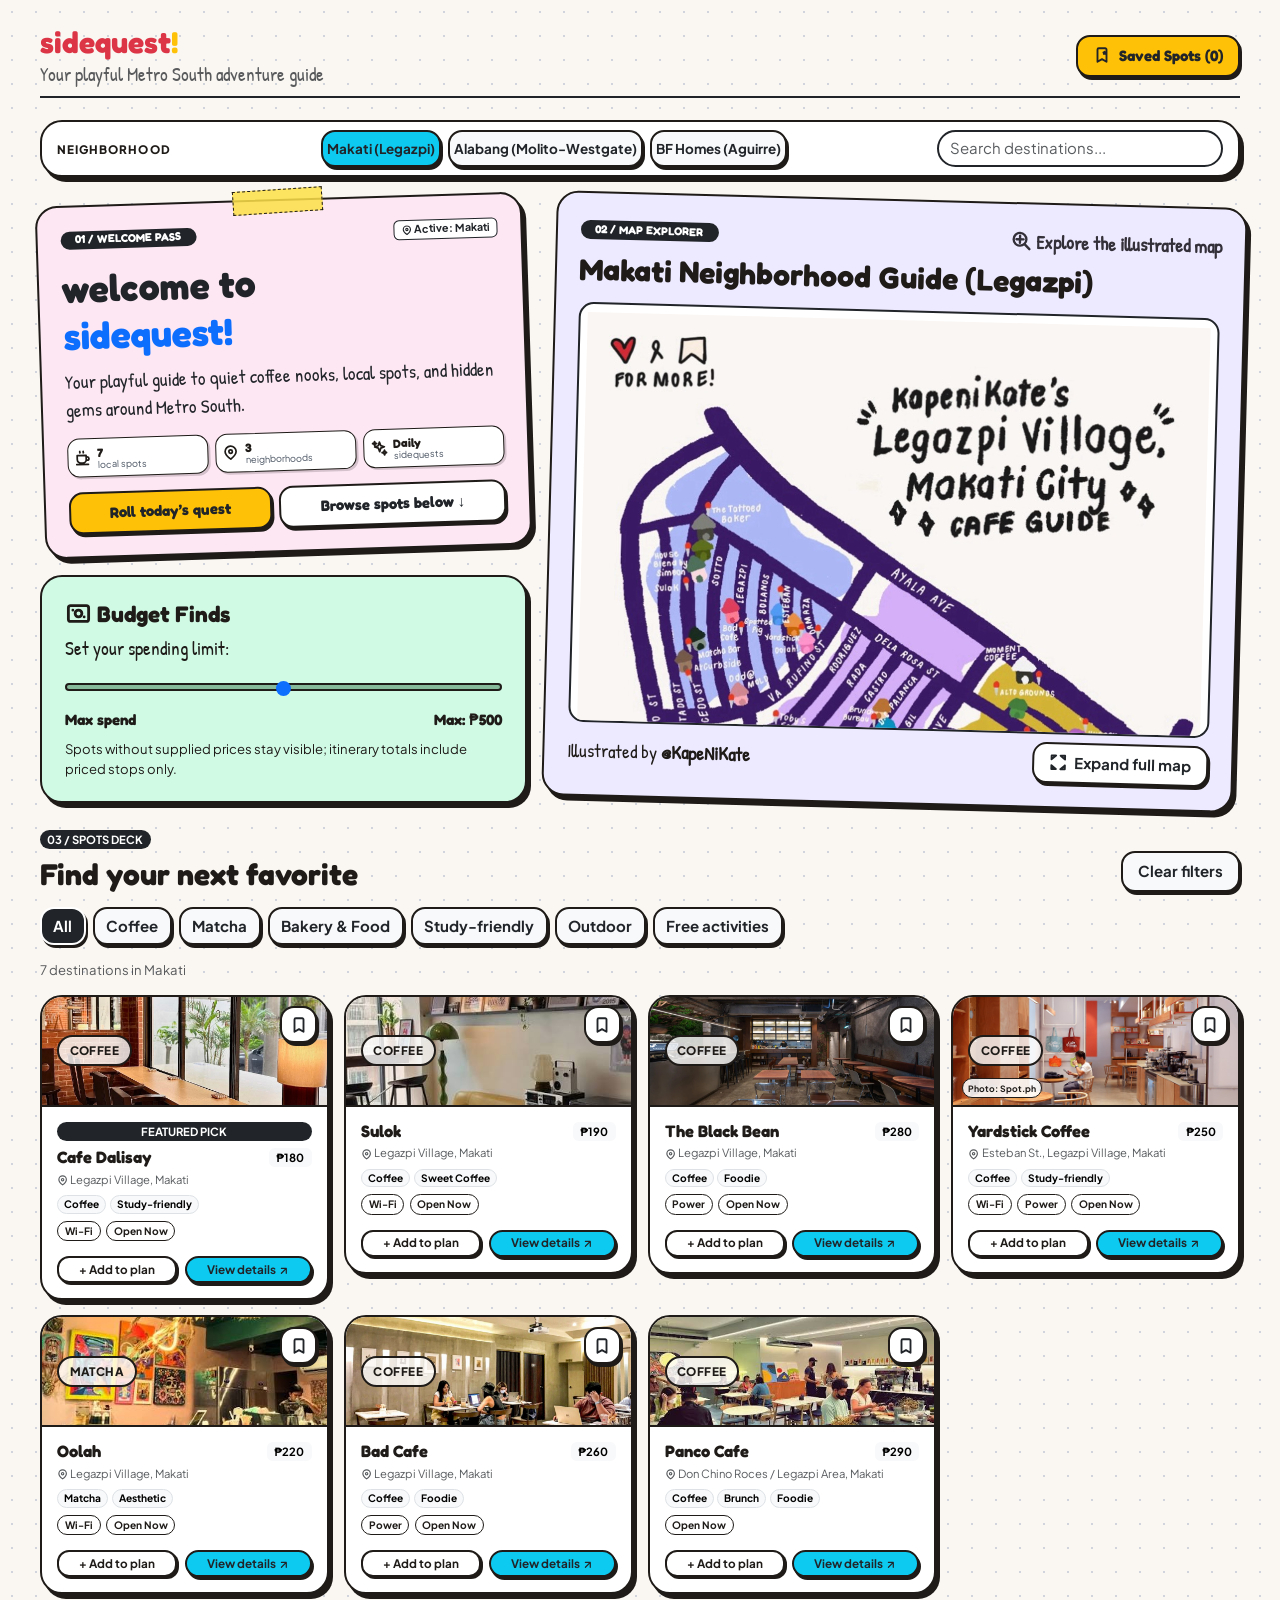
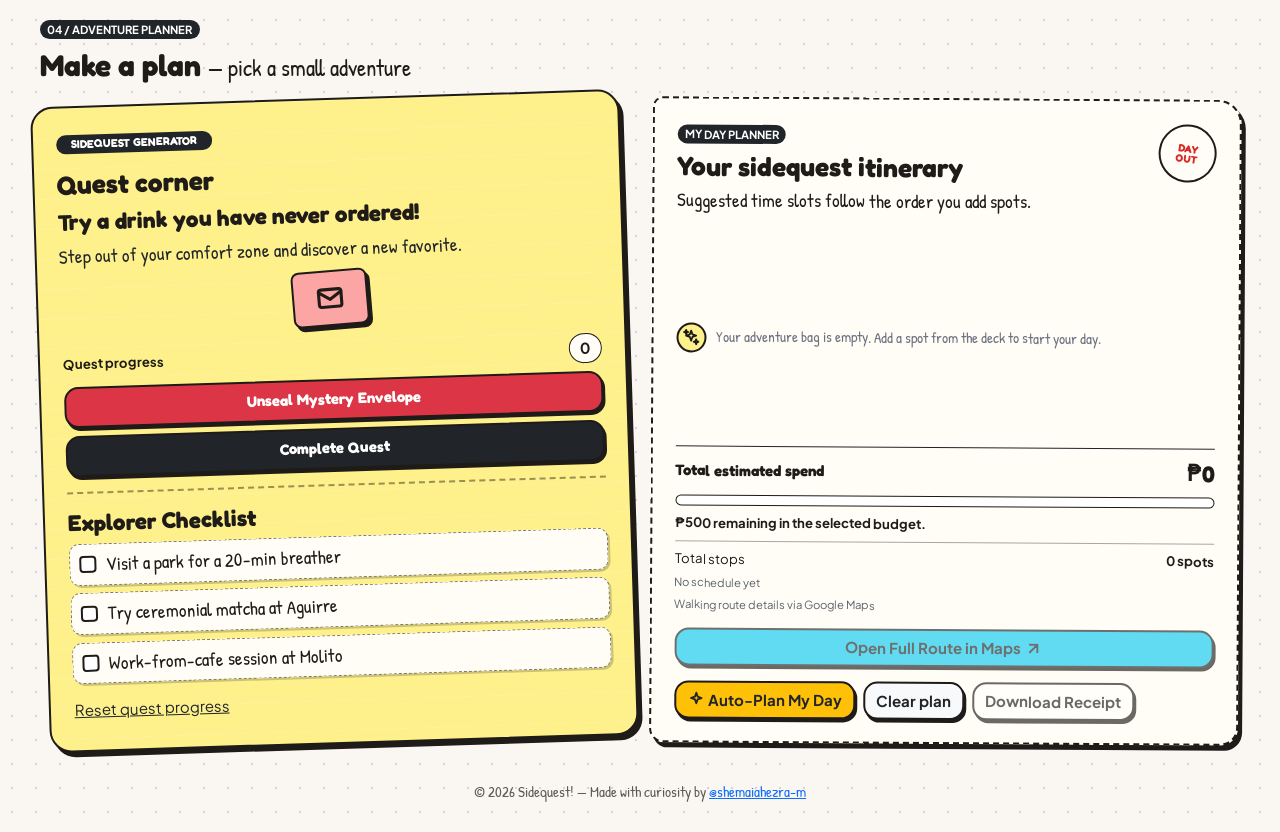
<file: 01-bento-layout/index.html>
<!DOCTYPE html>
<html lang="en">

<head>
  <meta charset="UTF-8" />
  <meta name="viewport" content="width=device-width, initial-scale=1.0" />
  <title>Sidequest! — Playful Bento Adventure Guide</title>
  <link rel="icon" type="image/svg+xml" href="favicon.svg" />

  <link href="https://cdn.jsdelivr.net/npm/bootstrap@5.3.2/dist/css/bootstrap.min.css" rel="stylesheet" />
  <link
    href="https://fonts.googleapis.com/css2?family=Fredoka:wght@400;600;700&family=Patrick+Hand&family=Plus+Jakarta+Sans:wght@500;700;800&display=swap"
    rel="stylesheet" />
  <link rel="stylesheet" href="style.css" />
</head>

<body>

  <div id="loadingOverlay" class="loading-overlay" role="status" aria-live="polite" aria-label="Loading Sidequest">
    <div class="loading-lockup text-center">
      <h1 class="loading-logo font-fredoka fw-bold text-danger m-0">
        sidequest<span class="loading-exclamation text-warning">!<span class="loading-exclamation-fill" aria-hidden="true">!</span></span>
      </h1>
      <p class="font-hand text-muted mt-2 mb-0">unsealing today’s adventure...</p>
    </div>
  </div>

  <div class="container-fluid dashboard-shell">

    <!-- HEADER -->
    <header
      class="dashboard-header d-flex flex-wrap justify-content-between align-items-center gap-2 mb-4 pb-2 border-bottom border-2 border-dark">
      <div>
        <h1 class="font-fredoka fw-bold text-danger m-0 fs-2">sidequest<span class="text-warning">!</span></h1>
        <p class="font-hand text-muted m-0 fs-5">Your playful Metro South adventure guide</p>
      </div>
      <button class="btn btn-bento bg-warning text-dark font-fredoka px-3 py-2" onclick="toggleSaved()"
        aria-controls="savedDrawer" aria-expanded="false">
        <svg class="ui-icon me-1" aria-hidden="true" viewBox="0 0 24 24">
          <path d="M6 4.75A1.75 1.75 0 0 1 7.75 3h8.5A1.75 1.75 0 0 1 18 4.75V21l-6-3.5L6 21z" />
          <path d="m15.5 7.5 .5 1 1.1.2-.8.8.2 1.1-1-.5-1 .5.2-1.1-.8-.8 1.1-.2z" />
        </svg> Saved Spots (<span id="saved-count">0</span>)
      </button>
    </header>

    <!-- LOCATION SELECTOR STRIP -->
    <div class="row g-4 mb-4">
      <div class="col-12">
        <div class="bento-card px-3 py-2 bg-white">
          <div class="row g-2 align-items-center">
            <div class="col-12 col-xl-auto"><span class="neighborhood-label">NEIGHBORHOOD</span></div>
            <div class="col-12 col-xl">
              <div class="neighborhood-options d-grid d-xl-flex justify-content-start justify-content-xl-center gap-2">
                <button id="btn-makati" class="btn btn-bento bg-info text-dark" aria-label="Makati (Legazpi)" aria-pressed="true"
                  onclick="switchLoc('makati')"><span class="d-xl-none">Makati</span><span class="d-none d-xl-inline">Makati (Legazpi)</span></button>
                <button id="btn-alabang" class="btn btn-bento bg-light" aria-label="Alabang (Molito-Westgate)" aria-pressed="false"
                  onclick="switchLoc('alabang')"><span class="d-xl-none">Alabang</span><span class="d-none d-xl-inline">Alabang (Molito-Westgate)</span></button>
                <button id="btn-bf" class="btn btn-bento bg-light" aria-label="BF Homes (Aguirre)" aria-pressed="false"
                  onclick="switchLoc('bf')"><span class="d-xl-none">BF Homes</span><span class="d-none d-xl-inline">BF Homes (Aguirre)</span></button>
              </div>
            </div>
            <div class="col-12 col-xl-3"><input id="searchInput" type="search"
                class="form-control rounded-pill border-2 border-dark" placeholder="Search destinations..."
                aria-label="Search destinations" /></div>
          </div>
        </div>
      </div>
    </div>

  </div>
  <main class="container-fluid dashboard-shell">
    <!-- FEATURE ROW -->
    <div class="row g-4 mb-4">
      <aside class="col-12 col-lg-5">
        <div class="row g-4">
          <div class="col-12">
            <section class="bento-card p-4 h-100 tilt-left" style="background-color: var(--pink-pastel);"
              aria-labelledby="discoverHeading">
              <div class="tape-accent"></div>
              <div class="d-flex justify-content-between align-items-center gap-2 mb-3">
                <span class="badge bg-dark text-white rounded-pill px-3 py-1 font-fredoka">01 / WELCOME PASS</span>
                <span class="badge bg-white text-dark border border-dark active-neighborhood-badge"><svg class="ui-icon ui-icon-small" aria-hidden="true" viewBox="0 0 24 24"><path d="M20 10c0 5-8 11-8 11S4 15 4 10a8 8 0 1 1 16 0Z"/><circle cx="12" cy="10" r="2.5"/></svg> Active: <span id="activeNeighborhoodLabel">Makati</span></span>
              </div>
              <h2 id="discoverHeading" class="font-fredoka fw-bold fs-1 lh-sm text-dark mb-2">welcome to <br><span class="text-primary">sidequest!</span></h2>
              <p class="font-hand fs-5 mb-3 text-dark">Your playful guide to quiet coffee nooks, local spots, and hidden gems around Metro South.</p>
              <div class="hero-pass-stats mb-3">
                <div class="hero-pass-stat"><svg class="ui-icon" aria-hidden="true" viewBox="0 0 24 24"><path d="M4 9h13v6a5 5 0 0 1-5 5H9a5 5 0 0 1-5-5zM17 11h1.5a2.5 2.5 0 0 1 0 5H17M3 22h17M8 3c-1 1 1 1 0 2m5-2c-1 1 1 1 0 2"/></svg><span><strong id="activeSpotCount">7</strong><small>local spots</small></span></div>
                <div class="hero-pass-stat"><svg class="ui-icon" aria-hidden="true" viewBox="0 0 24 24"><path d="M20 10c0 5-8 11-8 11S4 15 4 10a8 8 0 1 1 16 0Z"/><circle cx="12" cy="10" r="2.5"/></svg><span><strong>3</strong><small>neighborhoods</small></span></div>
                <div class="hero-pass-stat"><svg class="ui-icon" aria-hidden="true" viewBox="0 0 24 24"><path d="m12 3 1.8 5.2L19 10l-5.2 1.8L12 17l-1.8-5.2L5 10l5.2-1.8L12 3ZM19 15l1 2.5 2.5 1-2.5 1L19 22l-1-2.5-2.5-1 2.5-1L19 15ZM5 2l.8 2.2L8 5l-2.2.8L5 8l-.8-2.2L2 5l2.2-.8L5 2Z"/></svg><span><strong>Daily</strong><small>sidequests</small></span></div>
              </div>
              <div class="d-flex gap-2 flex-wrap">
                <button class="btn btn-bento bg-warning text-dark flex-fill py-2 font-fredoka" type="button" onclick="rollAndShowQuest()">Roll today’s quest</button>
                <button class="btn btn-bento bg-white text-dark flex-fill py-2 font-fredoka" type="button" onclick="scrollToDeck()">Browse spots below <span aria-hidden="true">↓</span></button>
              </div>
            </section>
          </div>
          <div class="col-12">
            <section class="bento-card p-4 h-100" style="background-color: var(--sage-pastel);"
              aria-labelledby="budgetHeading">
              <h2 id="budgetHeading" class="font-fredoka fw-bold fs-4 mb-2"><svg class="ui-icon" aria-hidden="true"
                  viewBox="0 0 24 24">
                  <rect x="3" y="5" width="18" height="14" rx="2" />
                  <circle cx="12" cy="12" r="3" />
                  <path d="M7 9h.01M17 15h.01" />
                </svg> Budget Finds</h2>
              <p class="font-hand fs-5 mb-3">Set your spending limit:</p>
              <input id="budgetRange" type="range" class="form-range" min="0" max="1000" step="50" value="500"
                aria-label="Maximum estimated spending">
              <div class="d-flex justify-content-between font-fredoka fw-bold mt-2"><span>Max spend</span><span
                  class="budget-value">Max: ₱<span id="budgetValue">500</span></span></div>
              <p class="small mb-0 mt-2">Spots without supplied prices stay visible; itinerary totals include priced
                stops only.</p>
            </section>
          </div>
        </div>
      </aside>

      <div class="col-12 col-lg-7">
        <section class="bento-card map-anchor p-4 h-100 tilt-right" style="background-color: var(--lavender-pastel);"
          aria-labelledby="locTitle">
          <div class="d-flex justify-content-between align-items-center flex-wrap gap-2 mb-2">
            <span class="badge bg-dark text-white rounded-pill px-3 py-1 font-fredoka">02 / MAP EXPLORER</span>
            <small class="map-hint font-hand fs-5"><svg class="ui-icon" aria-hidden="true" viewBox="0 0 24 24">
                <circle cx="10.8" cy="10.8" r="6.8" />
                <path d="m16 16 5 5M10.8 7v7.6M7 10.8h7.6" />
              </svg> Explore the illustrated map</small>
          </div>
          <h2 id="locTitle" class="font-fredoka fw-bold mb-3">Makati Neighborhood Guide</h2>
          <div class="map-preview bg-white rounded-4 border border-2 border-dark p-2 text-center"><img
              id="neighborhoodMap" class="neighborhood-map" src="Assets/Map-Legazpi.jpg"
              alt="Illustrated Cafe Guide Map for Legazpi Village by KapeNiKate"></div>
          <div class="d-flex justify-content-between align-items-center gap-2 flex-wrap mt-2">
            <small class="font-hand fs-5">Illustrated by <strong>@KapeNiKate</strong></small>
            <button class="btn btn-bento bg-white px-3 py-2" type="button" onclick="openMap()"><svg class="ui-icon me-1"
                aria-hidden="true" viewBox="0 0 24 24">
                <path d="M8 3H3v5M16 3h5v5M3 16v5h5m13-5v5h-5M3 8l6-5m12 5-6-5M3 16l6 5m12-5-6 5" />
              </svg> Expand full map</button>
          </div>
        </section>
      </div>
    </div>

    <section id="spotsDeck" class="destination-section mb-4" aria-labelledby="destinationsHeading">
      <div class="d-flex justify-content-between align-items-end flex-wrap gap-3 mb-3">
        <div><span class="badge bg-dark rounded-pill mb-2">03 / SPOTS DECK</span>
          <h2 id="destinationsHeading" class="font-fredoka fw-bold m-0">Find your next favorite</h2>
        </div>
        <button id="clearFilters" class="btn btn-bento bg-light px-3 py-2" type="button">Clear filters</button>
      </div>
      <div id="categoryFilters" class="d-flex gap-2 flex-wrap mb-3" role="group"
        aria-label="Filter destinations by category"></div>
      <p id="resultSummary" class="text-muted small mb-3" aria-live="polite"></p>
      <div id="destinationList" class="row g-2 g-md-3"></div>
      <div id="emptyState" class="text-center py-4 d-none">
        <div class="empty-icon"><svg class="ui-icon" aria-hidden="true" viewBox="0 0 24 24">
            <circle cx="12" cy="12" r="9" />
            <path d="m15.5 8.5-2 5-5 2 2-5z" />
          </svg></div>
        <h3 class="font-fredoka">No quests found!</h3>
        <p>Try another budget or clear your filters.</p><button class="btn btn-bento bg-warning px-3 py-2"
          onclick="clearFilters()">Clear filters</button>
      </div>
    </section>

    <section class="mb-4" aria-labelledby="toolsHeading">
      <div class="mb-3"><span class="badge bg-dark rounded-pill mb-2">04 / ADVENTURE PLANNER</span>
        <h2 id="toolsHeading" class="font-fredoka fw-bold mb-0">Make a plan <span class="font-hand fs-4 fw-normal">—
            pick a small adventure</span></h2>
      </div>
      <div class="row g-4">
        <div class="col-12 col-md-6">
          <section id="questCard" class="bento-card p-3 p-md-4 h-100 tilt-left quest-card planner-journal"
            style="background-color: var(--yellow-pastel);" aria-labelledby="questHeading">
            <span class="badge bg-dark text-white rounded-pill px-3 py-1 font-fredoka mb-2">SIDEQUEST GENERATOR</span>
            <h3 id="questHeading" class="font-fredoka fw-bold mt-2">Quest corner</h3>
            <h4 id="featuredQuest" class="font-fredoka fw-bold">Try a drink you have never ordered!</h4>
            <p id="questDescription" class="font-hand fs-5 text-dark mb-2">Step out of your comfort zone and discover a
              new favorite.</p>
            <div id="mysteryEnvelope" class="mystery-envelope mb-3" aria-hidden="true"><svg class="ui-icon"
                viewBox="0 0 24 24">
                <rect x="3" y="5" width="18" height="14" rx="2" />
                <path d="m3 7 9 6 9-6" />
              </svg></div>
            <p id="surpriseResult" class="font-hand fs-5 mt-2 mb-2" aria-live="polite"></p>
            <div class="d-flex justify-content-between align-items-center mb-2"><span class="small fw-bold">Quest
                progress</span><strong class="quest-count"><span id="questProgress">0</span></strong></div>
            <div class="d-grid gap-2 mb-3">
              <button class="btn btn-bento bg-danger text-white py-2 font-fredoka envelope-button"
                onclick="rollQuest()">Unseal Mystery Envelope</button>
              <button id="completeQuestBtn" class="btn btn-bento bg-dark text-white py-2 font-fredoka"
                onclick="completeQuest()">Complete Quest</button>
            </div>
            <div class="checklist-divider"></div>
            <h3 class="font-fredoka fw-bold fs-4 mt-3 mb-2">Explorer Checklist</h3>
            <ul id="explorerChecklist" class="checklist-list list-unstyled font-hand fs-5 m-0">
              <li class="checklist-item"><input id="check-park" data-checklist-key="park" type="checkbox" /><label
                  for="check-park"><span>Visit a park for a 20-min breather</span></label></li>
              <li class="checklist-item"><input id="check-matcha" data-checklist-key="matcha" type="checkbox" /><label
                  for="check-matcha"><span>Try ceremonial matcha at Aguirre</span></label></li>
              <li class="checklist-item"><input id="check-cafe" data-checklist-key="cafe" type="checkbox" /><label
                  for="check-cafe"><span>Work-from-cafe session at Molito</span></label></li>
            </ul>
            <button class="btn btn-link text-dark px-0 mt-2" onclick="resetQuests()">Reset quest progress</button>
          </section>
        </div>
        <div class="col-12 col-md-6">
          <section id="itineraryCard" class="itinerary-card bento-card p-3 p-md-4 h-100"
            aria-labelledby="itineraryHeading">
            <div class="d-flex justify-content-between align-items-start gap-2">
              <div><span class="badge bg-dark rounded-pill mb-2">MY DAY PLANNER</span>
                <h3 id="itineraryHeading" class="font-fredoka fw-bold mb-1">Your sidequest itinerary</h3>
                <p class="font-hand fs-5 mb-0">Suggested time slots follow the order you add spots.</p>
              </div>
              <span class="receipt-stamp" aria-hidden="true">DAY<br>OUT</span>
            </div>
            <ul id="itineraryList" class="itinerary-list list-unstyled my-3 mb-0"></ul>
            <div class="itinerary-summary border-top border-dark pt-2 mt-auto">
              <div class="budget-meter-copy d-flex justify-content-between align-items-center gap-2"><span
                  class="font-fredoka fw-bold">Total estimated spend</span><strong id="itineraryTotal"
                  class="font-fredoka fs-4">₱0</strong></div>
              <div class="progress itinerary-progress mt-2" role="progressbar"
                aria-label="Itinerary spend compared with selected budget" aria-valuemin="0" aria-valuemax="100"
                aria-valuenow="0">
                <div id="itineraryBudgetFill" class="progress-bar bg-success" style="width: 0%"></div>
              </div>
              <p id="itineraryBudgetStatus" class="small fw-bold my-2" aria-live="polite">Spending within selected
                budget.</p>
              <div class="itinerary-route-summary d-flex justify-content-between align-items-center border-top pt-2">
                <span>Total stops</span><strong id="itineraryStops">0 spots</strong><span id="itineraryDuration"
                  class="route-provider-note">No schedule yet</span><span class="route-provider-note">Walking route
                  details via Google Maps</span></div>
              <div class="d-grid mt-3"><a id="itineraryRouteButton" class="btn btn-bento bg-info text-dark disabled"
                  href="#" target="_blank" rel="noopener" aria-disabled="true">Open Full Route in Maps <svg
                    class="ui-icon" aria-hidden="true" viewBox="0 0 24 24">
                    <path d="M7 17 17 7M7 7h10v10" />
                  </svg></a></div>
            </div>
            <div class="d-flex gap-2 flex-wrap mt-3"><button class="btn btn-bento bg-warning" type="button"
                onclick="autoPlanDay()"><svg class="ui-icon" aria-hidden="true" viewBox="0 0 24 24">
                  <path d="m12 3 1.8 5.2L19 10l-5.2 1.8L12 17l-1.8-5.2L5 10l5.2-1.8L12 3Z" />
                </svg> Auto-Plan My Day</button><button class="btn btn-bento bg-light" type="button"
                onclick="clearItinerary()">Clear plan</button><button id="downloadReceiptButton"
                class="btn btn-bento bg-white" type="button" onclick="downloadReceipt()" disabled>Download
                Receipt</button></div>
          </section>
        </div>
      </div>
    </section>
    <footer class="site-footer font-hand text-center" aria-label="Copyright notice">
      © 2026 Sidequest! — Made with curiosity by <a href="https://github.com/shemaiahezra-m" target="_blank" rel="noopener noreferrer">@shemaiahezra-m</a>
    </footer>
    <div id="savedDrawerBackdrop" class="saved-drawer-backdrop" onclick="toggleSaved(false)"></div>
    <aside id="savedDrawer" class="saved-drawer" aria-labelledby="savedHeading" aria-hidden="true">
      <div class="d-flex justify-content-between align-items-center gap-3 mb-3">
        <h2 id="savedHeading" class="font-fredoka fw-bold mb-0">Saved spots</h2><button class="btn btn-bento bg-white"
          type="button" onclick="toggleSaved(false)" aria-label="Close saved spots"><svg class="ui-icon"
            aria-hidden="true" viewBox="0 0 24 24">
            <path d="m6 6 12 12M18 6 6 18" />
          </svg></button>
      </div>
      <div id="savedList" class="saved-drawer-list"></div>
    </aside>
    <dialog id="detailsDialog" class="details-dialog" aria-labelledby="detailsTitle"></dialog>
    <dialog id="mapDialog" class="map-dialog" aria-labelledby="mapDialogTitle">
      <div class="map-dialog-header p-3 d-flex justify-content-between align-items-center gap-3 flex-wrap">
        <div>
          <h2 id="mapDialogTitle" class="font-fredoka fw-bold fs-4 mb-0">Neighborhood map</h2><small>Illustrated by
            @KapeNiKate</small>
        </div>
        <div class="d-flex align-items-center gap-2"><label for="mapZoom" class="small fw-bold">Zoom <span
              id="mapZoomValue">100%</span></label><input id="mapZoom" type="range" min="100" max="200" value="100"
            step="10" aria-label="Zoom map"><button class="btn btn-bento bg-white" type="button"
            onclick="document.getElementById('mapDialog').close()" aria-label="Close map"><svg class="ui-icon"
              aria-hidden="true" viewBox="0 0 24 24">
              <path d="m6 6 12 12M18 6 6 18" />
            </svg></button></div>
      </div>
      <div id="mapCanvas" class="map-canvas"><img id="largeMap" src="Assets/Map-Legazpi.jpg"
          alt="Illustrated Cafe Guide Map for Legazpi Village by KapeNiKate"></div>
    </dialog>
  </main>
  <script>
    const places = [
      { id: 'cafe-dalisay', name: 'Cafe Dalisay', loc: 'makati', area: 'Legazpi', address: 'Legazpi Village, Makati', price: 180, icon: 'coffee', color: '#FCE7F3', photo: 'Assets/Makati/M-Cafe Dalisay.jpg', tags: ['Coffee', 'Study-friendly'], amenities: ['Wi-Fi', 'Open Now'], description: 'Neighborhood coffee & cozy local nook' },
      { id: 'sulok', name: 'Sulok', loc: 'makati', area: 'Legazpi', address: 'Legazpi Village, Makati', price: 190, icon: 'coffee', color: '#FEF08A', photo: 'Assets/Makati/M-Sulok.jpeg', tags: ['Coffee', 'Sweet Coffee'], amenities: ['Wi-Fi', 'Open Now'], description: 'Sweet coffee & specialty brews' },
      { id: 'black-bean', name: 'The Black Bean', loc: 'makati', area: 'Legazpi', address: 'Legazpi Village, Makati', price: 280, icon: 'coffee', color: '#D1FAE5', photo: 'Assets/Makati/M-Black Bean.png', tags: ['Coffee', 'Foodie'], amenities: ['Power', 'Open Now'], description: 'Coffee and hearty cafe food' },
      { id: 'yardstick', name: 'Yardstick Coffee', loc: 'makati', area: 'Legazpi', address: 'Esteban St., Legazpi Village, Makati', price: 250, icon: 'coffee', color: '#FCE7F3', photo: 'Assets/Makati/M-Yardstick.jpg', photoCredit: 'Spot.ph', tags: ['Coffee', 'Study-friendly'], amenities: ['Wi-Fi', 'Power', 'Open Now'], description: 'Coffee exploration & iconic third-wave espresso' },
      { id: 'oolah', name: 'Oolah', loc: 'makati', area: 'Legazpi', address: 'Legazpi Village, Makati', price: 220, icon: 'leaf', color: '#E0F2FE', photo: 'Assets/Makati/M-Oolah.jpeg', tags: ['Matcha', 'Aesthetic'], amenities: ['Wi-Fi', 'Open Now'], description: 'Ceremonial matcha & aesthetic drinks' },
      { id: 'bad-cafe', name: 'Bad Cafe', loc: 'makati', area: 'Legazpi', address: 'Legazpi Village, Makati', price: 260, icon: 'coffee', color: '#FCE7F3', photo: 'Assets/Makati/M-Bad Cafe.jpg', tags: ['Coffee', 'Foodie'], amenities: ['Power', 'Open Now'], description: 'Coffee, Japanese-inspired comfort food & baked goods' },
      { id: 'panco-cafe', name: 'Panco Cafe', loc: 'makati', area: 'Legazpi', address: 'Don Chino Roces / Legazpi Area, Makati', price: 290, icon: 'coffee', color: '#FEF08A', photo: 'Assets/Makati/M-Panco Cafe.jpeg', tags: ['Coffee', 'Brunch', 'Foodie'], amenities: ['Open Now'], description: 'Melbourne-meets-Pinoy brunch & café food' },
      { id: 'brunch-bureau', name: 'Brunch Bureau', loc: 'alabang', area: 'Molito', address: null, price: null, icon: 'coffee', color: '#FCE7F3', photo: 'Assets/Alabang/A-Brunch Bureau.jpg', tags: ['Brunch & Bites'], amenities: [], description: 'Brunch date' },
      { id: 'exchange-alley', name: 'Exchange Alley Coffee House', loc: 'alabang', area: 'Molito', address: null, price: null, icon: 'coffee', color: '#FEF08A', photo: 'Assets/Alabang/A-Exchange Alley Coffee House.jpg', tags: ['Coffee Run'], amenities: [], description: 'Specialty coffee' },
      { id: 'bungalow-cafe', name: 'Bungalow Café & Bakery', loc: 'alabang', area: 'Molito', address: null, price: null, icon: 'coffee', color: '#D1FAE5', photo: 'Assets/Alabang/A-Bungalow Café & Bakery.webp', tags: ['Café & Bakery'], amenities: [], description: 'Coffee and pastries' },
      { id: 'beyond-booth', name: 'Beyond the Booth', loc: 'alabang', area: 'Molito', address: null, price: null, icon: 'sparkles', color: '#EDE9FE', photo: 'Assets/Alabang/A-Beyond the Booth.jpeg', tags: ['Photo Op'], amenities: [], description: 'Photobooth with friends' },
      { id: 'coopers-coffee-haus', name: 'Cooper’s Coffee Haus', loc: 'alabang', area: 'Westgate', address: null, price: null, icon: 'coffee', color: '#E0F2FE', photo: 'Assets/Alabang/A-Cooper’s Coffee Haus.jpeg', tags: ['Coffee Run'], amenities: [], description: 'Coffee break' },
      { id: 'cafe-breton', name: 'Café Breton', loc: 'alabang', area: 'Westgate', address: null, price: null, icon: 'sparkles', color: '#FEF08A', photo: 'Assets/Alabang/A-Café Breton.jpg', tags: ['Dessert & Bites'], amenities: [], description: 'Crêpes and dessert' },
      { id: 'littlehaus', name: 'Littlehaus', loc: 'bf', area: 'BF Homes', address: null, price: null, icon: 'coffee', color: '#FCE7F3', photo: 'Assets/BF Homes/B- littlehaus.jpeg', tags: ['Café & Brunch'], amenities: [], description: 'Café & Brunch' },
      { id: 'curious-coffee', name: 'Curious Coffee', loc: 'bf', area: 'BF Homes', address: null, price: null, icon: 'coffee', color: '#FEF08A', photo: 'Assets/BF Homes/B-Curious Coffee.jpeg', tags: ['Specialty Coffee'], amenities: [], description: 'Specialty Coffee' },
      { id: 'gold-cup', name: 'Gold Cup', loc: 'bf', area: 'BF Homes', address: null, price: null, icon: 'coffee', color: '#D1FAE5', photo: 'Assets/BF Homes/B-Gold Cup.jpeg', tags: ['Coffee Run'], amenities: [], description: 'Coffee Run' },
      { id: 'oh-hey-there-matcha', name: 'Oh Hey There Matcha', loc: 'bf', area: 'BF Homes', address: null, price: null, icon: 'leaf', color: '#E0F2FE', photo: 'Assets/BF Homes/B-Oh Hey There Matcha.jpeg', tags: ['Matcha & Drinks'], amenities: [], description: 'Matcha & Drinks' },
      { id: 'siesta-horchata', name: 'Siesta Horchata', loc: 'bf', area: 'BF Homes', address: null, price: null, icon: 'sparkles', color: '#EDE9FE', photo: 'Assets/BF Homes/B-Siesta Horchata.jpeg', tags: ['Specialty Drinks'], amenities: [], description: 'Specialty Drinks' }
    ];
    const categories = ['Coffee', 'Matcha', 'Bakery & Food', 'Study-friendly', 'Outdoor', 'Free activities'];
    const categoryTagGroups = {
      Coffee: ['Coffee', 'Sweet Coffee', 'Coffee Run', 'Specialty Coffee'],
      Matcha: ['Matcha', 'Matcha & Drinks'],
      'Bakery & Food': ['Foodie', 'Brunch', 'Brunch & Bites', 'Café & Bakery', 'Café & Brunch', 'Dessert & Bites'],
      'Study-friendly': ['Study-friendly'],
      Outdoor: ['Outdoor'],
      'Free activities': ['Free activities']
    };
    const itineraryTimeSlots = [
      { label: 'Morning', time: '10:00 AM', minutes: 600 },
      { label: 'Afternoon', time: '01:30 PM', minutes: 810 },
      { label: 'Evening / Dinner', time: '06:00 PM', minutes: 1080 }
    ];
    const mapAssets = {
      makati: { src: 'Assets/Map-Legazpi.jpg', alt: 'Illustrated Cafe Guide Map for Legazpi Village by KapeNiKate', title: 'Legazpi Village, Makati' },
      alabang: { src: 'Assets/Map-Alabang.jpg', alt: 'Illustrated Cafe Guide Map for Alabang by KapeNiKate', title: 'Alabang Cafe Guide' },
      bf: { src: 'Assets/Map-BF%20Homes.jpg', alt: 'Illustrated Cafe Guide Map for BF Homes, Parañaque by KapeNiKate', title: 'BF Homes Cafe Guide' }
    };
    let activeLoc = 'makati', activeCategory = '', searchTerm = '', budget = 500;
    let saved = JSON.parse(localStorage.getItem('sidequestSaved') || '[]');
    let itinerary = JSON.parse(localStorage.getItem('sidequestItinerary') || '[]');
    saved = saved.filter(id => places.some(place => place.id === id));
    itinerary = itinerary.filter(id => places.some(place => place.id === id));
    localStorage.setItem('sidequestSaved', JSON.stringify(saved));
    localStorage.setItem('sidequestItinerary', JSON.stringify(itinerary));
    let questCount = Number(localStorage.getItem('sidequestQuestCount') || 0);
    let currentQuest = 'Try a drink you have never ordered!';
    const titles = { makati: 'Makati Neighborhood Guide (Legazpi)', alabang: 'Alabang Cafe Guide (Molito-Westgate)', bf: 'BF Homes Guide (Aguirre Ave)' };
    const neighborhoodLabels = { makati: 'Makati', alabang: 'Alabang', bf: 'BF Homes' };

    function switchLoc(loc) {
      activeLoc = loc;
      document.getElementById('btn-makati').className = loc === 'makati' ? 'btn btn-bento bg-info text-dark px-4 py-2' : 'btn btn-bento bg-light px-4 py-2';
      document.getElementById('btn-alabang').className = loc === 'alabang' ? 'btn btn-bento bg-info text-dark px-4 py-2' : 'btn btn-bento bg-light px-4 py-2';
      document.getElementById('btn-bf').className = loc === 'bf' ? 'btn btn-bento bg-info text-dark px-4 py-2' : 'btn btn-bento bg-light px-4 py-2';
      document.getElementById('btn-makati').setAttribute('aria-pressed', loc === 'makati');
      document.getElementById('btn-alabang').setAttribute('aria-pressed', loc === 'alabang');
      document.getElementById('btn-bf').setAttribute('aria-pressed', loc === 'bf');
      render();
    }

    function scrollToDeck() {
      document.getElementById('spotsDeck').scrollIntoView({ behavior: 'smooth', block: 'start' });
    }

    function rollAndShowQuest() {
      rollQuest();
      document.getElementById('questCard').scrollIntoView({ behavior: 'smooth', block: 'center' });
    }

    function iconSvg(name, className = 'ui-icon') {
      const paths = {
        coffee: '<path d="M4 9h13v6a5 5 0 0 1-5 5H9a5 5 0 0 1-5-5zM17 11h1.5a2.5 2.5 0 0 1 0 5H17M3 22h17M8 3c-1 1 1 1 0 2m5-2c-1 1 1 1 0 2"/>',
        leaf: '<path d="M20.5 3.5C12 3 5 6.5 5 13a5 5 0 0 0 5 5c6.5 0 10-7 10.5-14.5Z"/><path d="M3.5 21c3-5 6-8 12-11"/>',
        sparkles: '<path d="m12 3 1.8 5.2L19 10l-5.2 1.8L12 17l-1.8-5.2L5 10l5.2-1.8L12 3ZM19 15l1 2.5 2.5 1-2.5 1L19 22l-1-2.5-2.5-1 2.5-1L19 15ZM5 2l.8 2.2L8 5l-2.2.8L5 8l-.8-2.2L2 5l2.2-.8L5 2Z"/>',
        tree: '<path d="M12 22v-6M9 22h6M12 2 5 11h4l-5 6h16l-5-6h4z"/>',
        pin: '<path d="M20 10c0 5-8 11-8 11S4 15 4 10a8 8 0 1 1 16 0Z"/><circle cx="12" cy="10" r="2.5"/>',
        bookmark: '<path d="M6 4.75A1.75 1.75 0 0 1 7.75 3h8.5A1.75 1.75 0 0 1 18 4.75V21l-6-3.5L6 21z"/>',
        check: '<path d="m5 12.5 4.3 4.3L19 7"/>',
        arrow: '<path d="M7 17 17 7M7 7h10v10"/>',
        close: '<path d="m6 6 12 12M18 6 6 18"/>'
      };
      return `<svg class="${className}" aria-hidden="true" viewBox="0 0 24 24">${paths[name] || paths.sparkles}</svg>`;
    }
    function filteredPlaces() {
      return places.filter(p => p.loc === activeLoc && (p.price == null || p.price <= budget) && (!activeCategory || (categoryTagGroups[activeCategory] || [activeCategory]).some(tag => p.tags.includes(tag))) && (!searchTerm || `${p.name} ${p.area} ${p.address || ''} ${p.tags.join(' ')}`.toLowerCase().includes(searchTerm)));
    }
    function priceLabel(p) { return Number.isFinite(p.price) ? `₱${p.price}` : 'To be verified'; }
    function itineraryTotalLabel(selected) {
      const knownTotal = selected.reduce((sum, p) => sum + (Number.isFinite(p.price) ? p.price : 0), 0);
      const unknownCount = selected.filter(p => !Number.isFinite(p.price)).length;
      return unknownCount ? `${knownTotal ? `₱${knownTotal} + ` : ''}${unknownCount} budget${unknownCount === 1 ? '' : 's'} to verify` : `₱${knownTotal}`;
    }
    function amenityMarkup(p) {
      return (p.amenities || []).map(amenity => `<span class="amenity-badge">${amenity}</span>`).join('');
    }
    function savedSpotCard(p) {
      const location = p.address || p.area;
      const thumb = p.photo
        ? `<img class="saved-spot-thumb" src="${p.photo}" alt="${p.name} photo">`
        : `<div class="saved-spot-thumb saved-spot-placeholder" style="background:${p.color}" role="img" aria-label="${p.name} photo placeholder">${iconSvg(p.icon)}</div>`;
      return `<article class="saved-spot-item">${thumb}<div class="saved-spot-copy"><div class="d-flex justify-content-between align-items-start gap-2"><h3 class="font-fredoka fs-6 fw-bold text-truncate mb-1" title="${p.name}">${p.name}</h3><span class="small fw-bold text-nowrap">${priceLabel(p)}</span></div><p class="small text-muted text-truncate mb-2" title="${location}">${location}</p><div class="saved-spot-actions d-flex gap-2"><button class="btn btn-sm btn-bento bg-info text-dark" type="button" onclick="showDetails('${p.id}')">View ${iconSvg('arrow', 'ui-icon ui-icon-small')}</button><button class="btn btn-sm btn-bento bg-light" type="button" onclick="toggleSave('${p.id}')">Remove</button></div></div></article>`;
    }
    function placeCard(p, index = 0, total = 1, editorial = false) {
      const isSaved = saved.includes(p.id);
      const featured = editorial && index === 0;
      const columnClass = !editorial ? 'col-12 col-md-6 col-lg-4' : 'col-6 col-md-4 col-lg-3';
      const inItinerary = itinerary.includes(p.id);
      const photo = p.photo
        ? `<img class="destination-photo" src="${p.photo}" alt="${p.name} photo">${p.photoCredit ? `<small class="photo-credit">Photo: ${p.photoCredit}</small>` : ''}`
        : `<div class="destination-photo-placeholder" style="--photo-tone:${p.color}" aria-label="Venue photo slot"><span>${iconSvg(p.icon, 'art-icon')}</span><small>PHOTO SLOT</small></div>`;
      const location = p.address || p.area;
      return `<div class="${columnClass}"><article class="bento-card destination-card overflow-hidden ${featured ? 'destination-featured' : ''}"><div class="destination-art">${photo}<span class="place-category">${p.tags[0]}</span><button class="save-art-btn btn btn-bento ${isSaved ? 'bg-warning' : 'bg-white'}" aria-label="${isSaved ? 'Remove saved spot' : 'Save spot'}" title="${isSaved ? 'Remove saved spot' : 'Save spot'}" onclick="toggleSave('${p.id}')">${iconSvg('bookmark')}</button></div><div class="destination-card-body p-2 p-md-3">${featured ? '<span class="badge bg-dark rounded-pill mb-2">FEATURED PICK</span>' : ''}<div class="d-flex justify-content-between align-items-start gap-1"><h3 class="destination-title text-truncate font-fredoka fw-bold mb-1">${p.name}</h3><span class="badge text-bg-light align-self-start text-nowrap">${priceLabel(p)}</span></div><p class="destination-location small text-muted text-truncate mb-2" title="${location}">${iconSvg('pin', 'ui-icon ui-icon-small')} ${location}</p><div class="d-flex gap-1 flex-wrap mb-2">${p.tags.map(t => `<span class="badge rounded-pill text-bg-light border destination-tag">${t}</span>`).join('')}</div><div class="amenity-list mb-2">${amenityMarkup(p)}</div><div class="d-flex gap-2 pt-2"><button class="destination-action btn-add-plan btn btn-sm btn-bento flex-fill text-truncate ${inItinerary ? 'is-added' : ''}" aria-label="${inItinerary ? 'Remove ' + p.name + ' from itinerary' : 'Add ' + p.name + ' to itinerary'}" aria-pressed="${inItinerary}" onclick="toggleItinerary('${p.id}')">${inItinerary ? `${iconSvg('check', 'ui-icon ui-icon-small')}<span class="d-md-none">Added</span><span class="d-none d-md-inline">Added to plan</span>` : '<span class="d-md-none">+ Add</span><span class="d-none d-md-inline">+ Add to plan</span>'}</button><button class="destination-action btn btn-sm btn-bento bg-info text-dark flex-fill text-truncate" onclick="showDetails('${p.id}')"><span class="d-md-none">Details</span><span class="d-none d-md-inline">View details</span> ${iconSvg('arrow', 'ui-icon ui-icon-small')}</button></div></div></article></div>`;
    }
    function render() {
      const list = filteredPlaces();
      document.getElementById('destinationList').innerHTML = list.map((place, index) => placeCard(place, index, list.length, true)).join('');
      document.getElementById('emptyState').classList.toggle('d-none', list.length > 0);
      document.getElementById('resultSummary').textContent = `${list.length} destination${list.length === 1 ? '' : 's'} in ${activeLoc === 'bf' ? 'BF Homes' : activeLoc === 'alabang' ? 'Alabang' : 'Makati'}`;
      document.getElementById('activeNeighborhoodLabel').textContent = neighborhoodLabels[activeLoc];
      document.getElementById('activeSpotCount').textContent = places.filter(place => place.loc === activeLoc).length;
      document.getElementById('saved-count').textContent = saved.length;
      const savedPlaces = places.filter(p => saved.includes(p.id));
      document.getElementById('savedList').innerHTML = savedPlaces.length ? savedPlaces.map(savedSpotCard).join('') : '<p class="font-hand fs-5">No saved spots yet. Tap a bookmark on a destination to keep it here.</p>';
      const map = mapAssets[activeLoc];
      document.getElementById('locTitle').textContent = titles[activeLoc];
      document.getElementById('neighborhoodMap').src = map.src;
      document.getElementById('neighborhoodMap').alt = map.alt;
      document.getElementById('mapDialogTitle').textContent = map.title;
      document.getElementById('largeMap').src = map.src;
      document.getElementById('largeMap').alt = map.alt;
      document.getElementById('questProgress').textContent = questCount;
      renderItinerary();
    }
    function toggleSave(id) { saved = saved.includes(id) ? saved.filter(x => x !== id) : [...saved, id]; localStorage.setItem('sidequestSaved', JSON.stringify(saved)); render(); }
    function toggleItinerary(id) { itinerary = itinerary.includes(id) ? itinerary.filter(x => x !== id) : [...itinerary, id]; localStorage.setItem('sidequestItinerary', JSON.stringify(itinerary)); render(); }
    function renderItinerary() {
      const list = document.getElementById('itineraryList');
      const selected = itinerary.map(id => places.find(p => p.id === id)).filter(Boolean);
      list.innerHTML = selected.length ? selected.map((p, index) => {
        const slot = itineraryTimeSlots[index] || { label: 'Flexible stop', time: 'Time TBD' };
        return `<li class="itinerary-item"><div class="itinerary-time-row"><span class="itinerary-time-badge">${slot.label} · ${slot.time}</span><button class="btn btn-sm" type="button" onclick="toggleItinerary('${p.id}')" aria-label="Remove ${p.name}">${iconSvg('close')}</button></div><div class="itinerary-stop-heading"><strong>${p.name}</strong><strong class="itinerary-price">${priceLabel(p)}</strong></div><p class="itinerary-address">${p.address || p.area}</p><div class="itinerary-tags">${p.tags.map(tag => `<span class="badge rounded-pill text-bg-light border">${tag}</span>`).join('')}</div></li>${index < selected.length - 1 ? '<li class="route-connector" aria-hidden="true"><span>Continue to next stop</span></li>' : ''}`;
      }).join('') : `<li class="itinerary-empty font-hand"><span class="itinerary-empty-icon" aria-hidden="true">${iconSvg('sparkles')}</span><span>Your adventure bag is empty. Add a spot from the deck to start your day.</span></li>`;
      const total = selected.reduce((sum, p) => sum + (Number.isFinite(p.price) ? p.price : 0), 0);
      const unknownPriceCount = selected.filter(p => !Number.isFinite(p.price)).length;
      const overBudget = total > budget;
      const percentage = budget > 0 ? Math.min((total / budget) * 100, 100) : (total > 0 ? 100 : 0);
      const budgetMeter = document.querySelector('.itinerary-progress');
      const budgetFill = document.getElementById('itineraryBudgetFill');
      const routeButton = document.getElementById('itineraryRouteButton');
      document.getElementById('itineraryTotal').textContent = itineraryTotalLabel(selected);
      document.getElementById('itineraryStops').textContent = `${selected.length} ${selected.length === 1 ? 'spot' : 'spots'}`;
      const lastSlot = itineraryTimeSlots[Math.min(selected.length - 1, itineraryTimeSlots.length - 1)];
      const duration = selected.length === 0 ? 'No schedule yet'
        : selected.length === 1 ? `Scheduled: ${itineraryTimeSlots[0].time}`
          : selected.length > itineraryTimeSlots.length ? 'Flexible stops need a time'
            : `Planned span: ${(lastSlot.minutes - itineraryTimeSlots[0].minutes) / 60} hours`;
      document.getElementById('itineraryDuration').textContent = duration;
      budgetFill.style.width = `${percentage}%`;
      budgetFill.className = `progress-bar ${overBudget ? 'bg-danger' : 'bg-success'}`;
      budgetMeter.setAttribute('aria-valuenow', String(Math.round(percentage)));
      document.getElementById('itineraryBudgetStatus').textContent = unknownPriceCount
        ? `${unknownPriceCount} stop${unknownPriceCount === 1 ? '' : 's'} budget to verify; subtotal covers priced stops only.`
        : overBudget ? `₱${total - budget} over the selected budget.` : `₱${budget - total} remaining in the selected budget.`;
      document.getElementById('downloadReceiptButton').disabled = selected.length === 0;
      routeButton.classList.toggle('disabled', selected.length === 0);
      routeButton.setAttribute('aria-disabled', String(selected.length === 0));
      routeButton.href = selected.length ? itineraryRouteUrl(selected) : '#';
    }
    function itineraryRouteUrl(selected) {
      const stops = selected.map(p => `${p.name}, ${p.address || p.area}`);
      if (stops.length === 1) return `https://www.google.com/maps/search/?api=1&query=${encodeURIComponent(stops[0])}`;
      const route = new URLSearchParams({ api: '1', origin: stops[0], destination: stops[stops.length - 1], travelmode: 'walking' });
      if (stops.length > 2) route.set('waypoints', stops.slice(1, -1).join('|'));
      return `https://www.google.com/maps/dir/?${route.toString()}`;
    }
    function escapeXml(value) {
      return String(value).replace(/[<>&\"]/g, char => ({ '<': '&lt;', '>': '&gt;', '&': '&amp;', '"': '&quot;' }[char]));
    }
    function downloadReceipt() {
      const selected = itinerary.map(id => places.find(p => p.id === id)).filter(Boolean);
      if (!selected.length) return;
      const total = itineraryTotalLabel(selected);
      const height = 230 + selected.length * 88;
      const rows = selected.map((p, index) => {
        const slot = itineraryTimeSlots[index] || { label: 'Flexible stop', time: 'Time TBD' };
        return `<g transform="translate(24 ${120 + index * 88})"><text x="42" y="-10" font-family="Arial" font-size="10" font-weight="700" letter-spacing="1">${escapeXml(`${slot.label} · ${slot.time}`.toUpperCase())}</text><text x="42" y="12" font-family="Arial" font-size="16" font-weight="700">${escapeXml(p.name)}</text><text x="42" y="32" font-family="Arial" font-size="12" fill="#555">${escapeXml(p.address || p.area)} · ${escapeXml(p.tags[0])}</text><text x="470" y="14" text-anchor="end" font-family="Arial" font-size="15" font-weight="700">${escapeXml(priceLabel(p))}</text><line x1="42" y1="50" x2="470" y2="50" stroke="#aaa" stroke-dasharray="3 4"/></g>`;
      }).join('');
      const totalY = 130 + selected.length * 88;
      const svg = `<svg xmlns="http://www.w3.org/2000/svg" width="520" height="${height}" viewBox="0 0 520 ${height}"><rect x="4" y="4" width="512" height="${height - 8}" rx="16" fill="#fffdf5" stroke="#1E1B18" stroke-width="3" stroke-dasharray="8 5"/><text x="24" y="42" font-family="Arial" font-size="13" font-weight="700" letter-spacing="2">SIDEQUEST! · DAY OUT</text><text x="24" y="76" font-family="Arial" font-size="25" font-weight="700">Your sidequest itinerary</text><line x1="24" y1="94" x2="496" y2="94" stroke="#1E1B18" stroke-width="2"/>${rows}<line x1="24" y1="${totalY - 16}" x2="496" y2="${totalY - 16}" stroke="#1E1B18" stroke-width="2"/><text x="24" y="${totalY + 12}" font-family="Arial" font-size="15" font-weight="700">TOTAL · ${selected.length} STOPS</text><text x="496" y="${totalY + 14}" text-anchor="end" font-family="Arial" font-size="22" font-weight="700">${escapeXml(total)}</text></svg>`;
      const url = URL.createObjectURL(new Blob([svg], { type: 'image/svg+xml;charset=utf-8' }));
      const link = document.createElement('a');
      link.href = url;
      link.download = 'sidequest-itinerary.svg';
      document.body.append(link);
      link.click();
      link.remove();
      setTimeout(() => URL.revokeObjectURL(url), 1000);
    }
    function clearItinerary() { itinerary = []; localStorage.setItem('sidequestItinerary', JSON.stringify(itinerary)); render(); }
    function autoPlanDay() {
      const picks = filteredPlaces().slice(0, 3);
      if (!picks.length) return;
      itinerary = [...new Set([...itinerary, ...picks.map(p => p.id)])].slice(0, 3);
      localStorage.setItem('sidequestItinerary', JSON.stringify(itinerary));
      render();
      document.getElementById('itineraryCard').scrollIntoView({ behavior: 'smooth', block: 'center' });
    }
    function toggleSaved(force) {
      const drawer = document.getElementById('savedDrawer');
      const open = typeof force === 'boolean' ? force : !drawer.classList.contains('is-open');
      drawer.classList.toggle('is-open', open);
      document.getElementById('savedDrawerBackdrop').classList.toggle('is-visible', open);
      drawer.setAttribute('aria-hidden', String(!open));
      document.querySelector('[aria-controls="savedDrawer"]').setAttribute('aria-expanded', String(open));
    }
    function showDetails(id) {
      const p = places.find(x => x.id === id);
      const dialog = document.getElementById('detailsDialog');
      const inItinerary = itinerary.includes(p.id);
      const hero = p.photo
        ? `<img class="details-photo" src="${p.photo}" alt="${p.name} photo">${p.photoCredit ? `<small class="photo-credit">Photo: ${p.photoCredit}</small>` : ''}`
        : `<div class="details-photo-placeholder" style="--photo-tone:${p.color}">${iconSvg(p.icon, 'art-icon')}<span>Photo slot</span></div>`;
      const location = p.address || p.area;
      dialog.innerHTML = `<div class="details-art">${hero}<button class="btn btn-bento bg-white" aria-label="Close details" onclick="document.getElementById('detailsDialog').close()">${iconSvg('close')}</button></div><div class="p-4"><span class="badge bg-dark rounded-pill mb-2">${p.area} · ${priceLabel(p)}${Number.isFinite(p.price) ? ' est.' : ''}</span><h2 id="detailsTitle" class="font-fredoka fw-bold">${p.name}</h2><p>${p.description}</p><p class="mb-1"><strong>${p.address ? 'Address' : 'Area'}:</strong> ${location}</p><div class="d-flex gap-1 flex-wrap mb-4">${p.tags.map(t => `<span class="badge rounded-pill text-bg-light border">${t}</span>`).join('')}</div><div class="d-flex gap-2 flex-wrap"><a class="btn btn-bento bg-info text-dark flex-grow-1" href="https://www.google.com/maps/search/?api=1&query=${encodeURIComponent(p.name + ' ' + location)}" target="_blank" rel="noopener">${p.address ? 'Get directions' : 'Find on Google Maps'} ${iconSvg('arrow')}</a><button class="btn btn-bento ${saved.includes(p.id) ? 'bg-warning' : 'bg-light'}" onclick="toggleSave('${p.id}');showDetails('${p.id}')">${iconSvg('bookmark')} ${saved.includes(p.id) ? 'Saved' : 'Save spot'}</button><button class="btn btn-add-plan btn-bento ${inItinerary ? 'is-added' : ''}" aria-pressed="${inItinerary}" onclick="toggleItinerary('${p.id}');showDetails('${p.id}')">${inItinerary ? `${iconSvg('check')} Added to plan` : '+ Add to plan'}</button></div></div>`;
      if (!dialog.open) dialog.showModal();
    }
    function openMap() { document.getElementById('mapZoom').value = 100; document.getElementById('mapZoomValue').textContent = '100%'; document.getElementById('largeMap').style.width = '100%'; document.getElementById('mapDialog').showModal(); }
    function clearFilters() { searchTerm = ''; activeCategory = ''; budget = 1000; document.getElementById('searchInput').value = ''; document.getElementById('budgetRange').value = '1000'; document.getElementById('budgetValue').textContent = '1000'; document.querySelectorAll('.category-filter').forEach(b => { b.classList.remove('active'); b.setAttribute('aria-pressed', 'false'); }); const allCategoryButton = document.querySelector('.category-filter[data-category=""]'); allCategoryButton.classList.add('active'); allCategoryButton.setAttribute('aria-pressed', 'true'); render(); }
    function completeQuest() { if (document.getElementById('completeQuestBtn').disabled) return; questCount++; localStorage.setItem('sidequestQuestCount', questCount); document.getElementById('completeQuestBtn').textContent = 'Quest completed'; document.getElementById('completeQuestBtn').disabled = true; render(); }
    function resetQuests() { questCount = 0; localStorage.setItem('sidequestQuestCount', '0'); document.getElementById('completeQuestBtn').textContent = 'Complete Quest'; document.getElementById('completeQuestBtn').disabled = false; render(); }
    function rollQuest() {
      const matches = filteredPlaces(); if (!matches.length) { document.getElementById('surpriseResult').textContent = 'No destinations match these filters yet. Clear filters to roll again.'; return; }
      const envelope = document.getElementById('mysteryEnvelope');
      envelope.classList.remove('reveal');
      void envelope.offsetWidth;
      envelope.classList.add('reveal');
      const p = matches[Math.floor(Math.random() * matches.length)]; currentQuest = `Visit ${p.name} and try something new!`; document.getElementById('featuredQuest').textContent = currentQuest; document.getElementById('questDescription').textContent = `Your sidequest: explore ${p.area} and enjoy a stop at ${p.name}. Budget: ${priceLabel(p)}.`; document.getElementById('surpriseResult').textContent = currentQuest; document.getElementById('completeQuestBtn').textContent = 'Complete Quest'; document.getElementById('completeQuestBtn').disabled = false;
    }
    let checklistState = {};
    try { checklistState = JSON.parse(localStorage.getItem('sidequestChecklist') || '{}') || {}; } catch (error) { checklistState = {}; }
    document.querySelectorAll('[data-checklist-key]').forEach(input => {
      const key = input.dataset.checklistKey;
      input.checked = checklistState[key] === true;
      input.addEventListener('change', () => { checklistState[key] = input.checked; localStorage.setItem('sidequestChecklist', JSON.stringify(checklistState)); });
    });
    document.getElementById('searchInput').addEventListener('input', e => { searchTerm = e.target.value.trim().toLowerCase(); render(); });
    document.getElementById('budgetRange').addEventListener('input', e => { budget = Number(e.target.value); document.getElementById('budgetValue').textContent = budget; render(); });
    document.getElementById('clearFilters').addEventListener('click', clearFilters);
    document.getElementById('mapZoom').addEventListener('input', e => { const zoom = Number(e.target.value); document.getElementById('mapZoomValue').textContent = `${zoom}%`; document.getElementById('largeMap').style.width = `${zoom}%`; });
    const mapCanvas = document.getElementById('mapCanvas'); let mapDrag = null;
    mapCanvas.addEventListener('pointerdown', e => { mapDrag = { x: e.clientX, y: e.clientY, left: mapCanvas.scrollLeft, top: mapCanvas.scrollTop }; mapCanvas.setPointerCapture(e.pointerId); });
    mapCanvas.addEventListener('pointermove', e => { if (!mapDrag) return; mapCanvas.scrollLeft = mapDrag.left - (e.clientX - mapDrag.x); mapCanvas.scrollTop = mapDrag.top - (e.clientY - mapDrag.y); });
    const endMapDrag = () => { mapDrag = null; }; mapCanvas.addEventListener('pointerup', endMapDrag); mapCanvas.addEventListener('pointercancel', endMapDrag);
    document.getElementById('categoryFilters').innerHTML = `<button type="button" class="btn btn-bento bg-light category-filter active" data-category="" aria-pressed="true">All</button>` + categories.map(c => `<button type="button" class="btn btn-bento bg-light category-filter" data-category="${c}" aria-pressed="false">${c}</button>`).join('');
    document.getElementById('categoryFilters').addEventListener('click', e => { const b = e.target.closest('[data-category]'); if (!b) return; activeCategory = b.dataset.category; document.querySelectorAll('.category-filter').forEach(x => { const selected = x === b; x.classList.toggle('active', selected); x.setAttribute('aria-pressed', selected); }); render(); });
    render();

    const loadingOverlay = document.getElementById('loadingOverlay');
    const prefersReducedMotion = window.matchMedia('(prefers-reduced-motion: reduce)').matches;
    if (prefersReducedMotion) {
      loadingOverlay.classList.add('reduce-motion', 'is-dismissed');
      loadingOverlay.setAttribute('aria-hidden', 'true');
    } else {
      window.setTimeout(() => {
        loadingOverlay.classList.add('is-dismissed');
        loadingOverlay.setAttribute('aria-hidden', 'true');
      }, 1500);
    }
  </script>
</body>

</html>
</file>
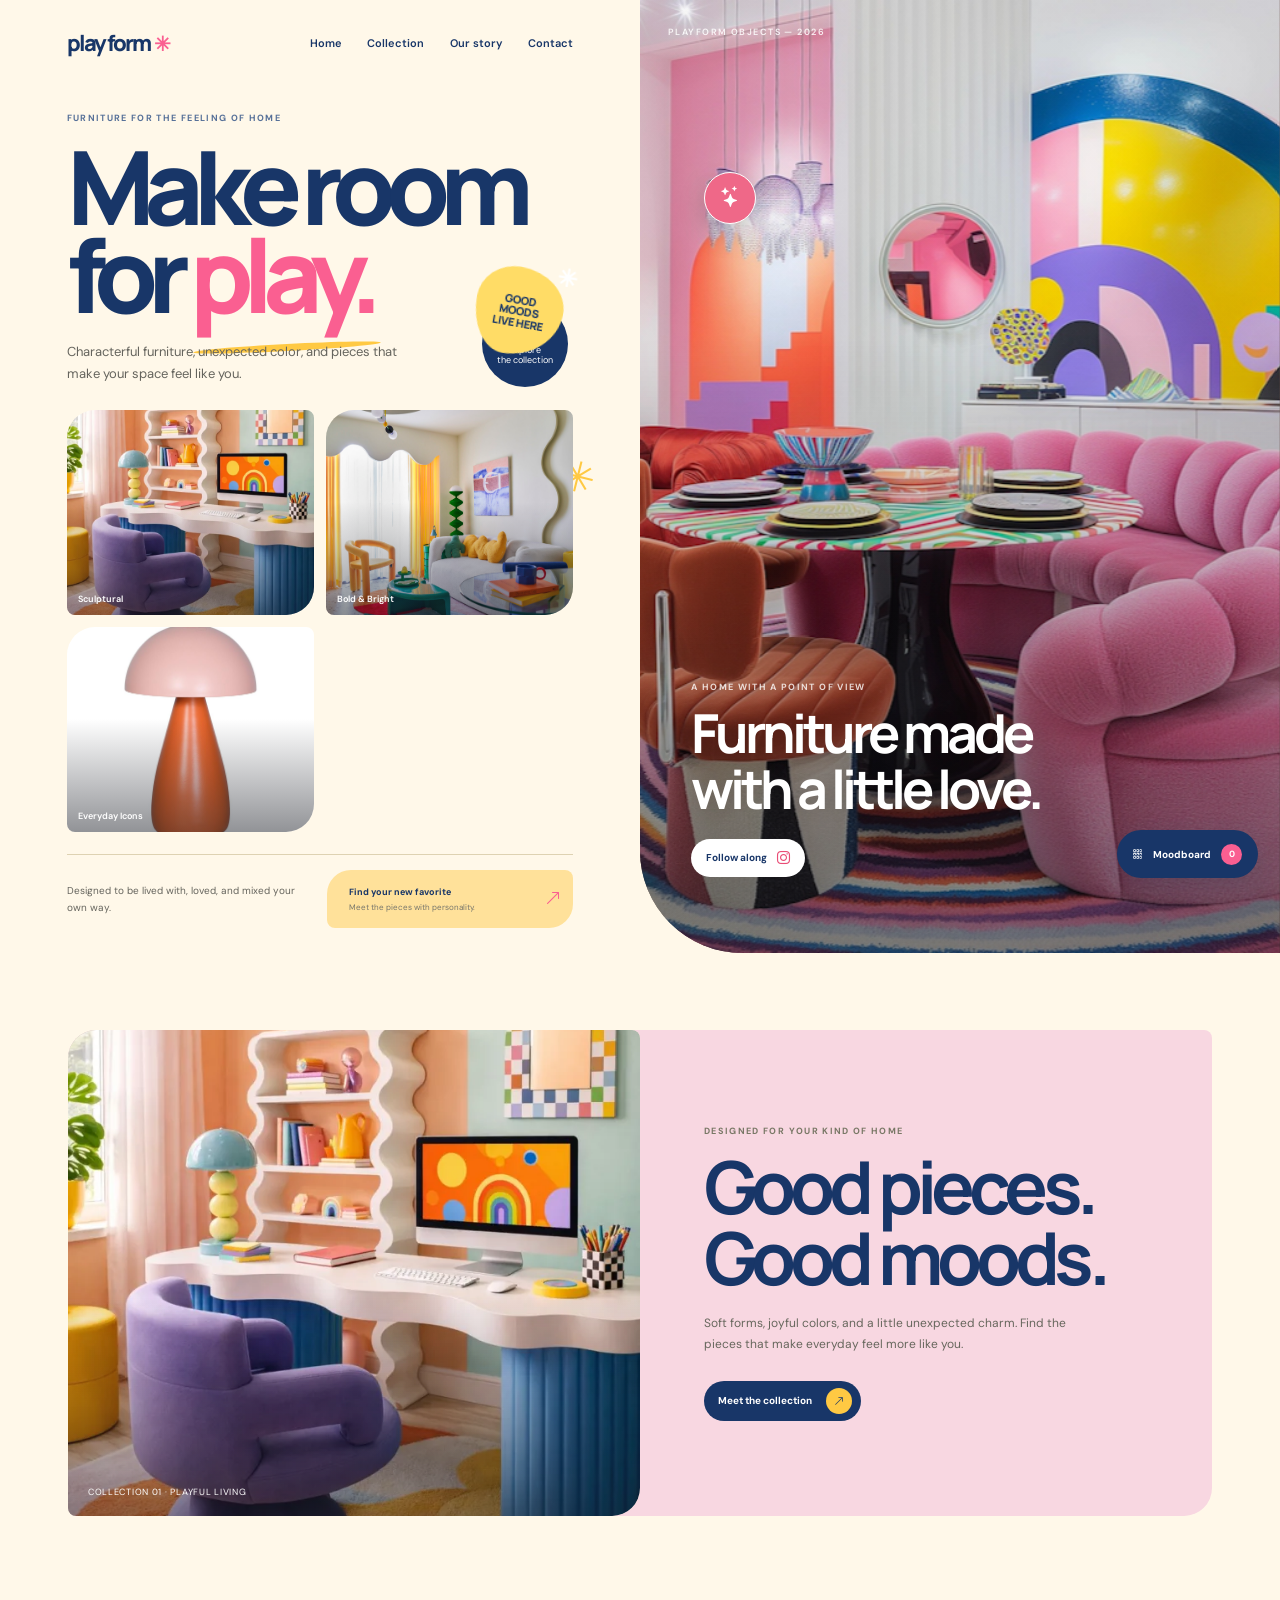
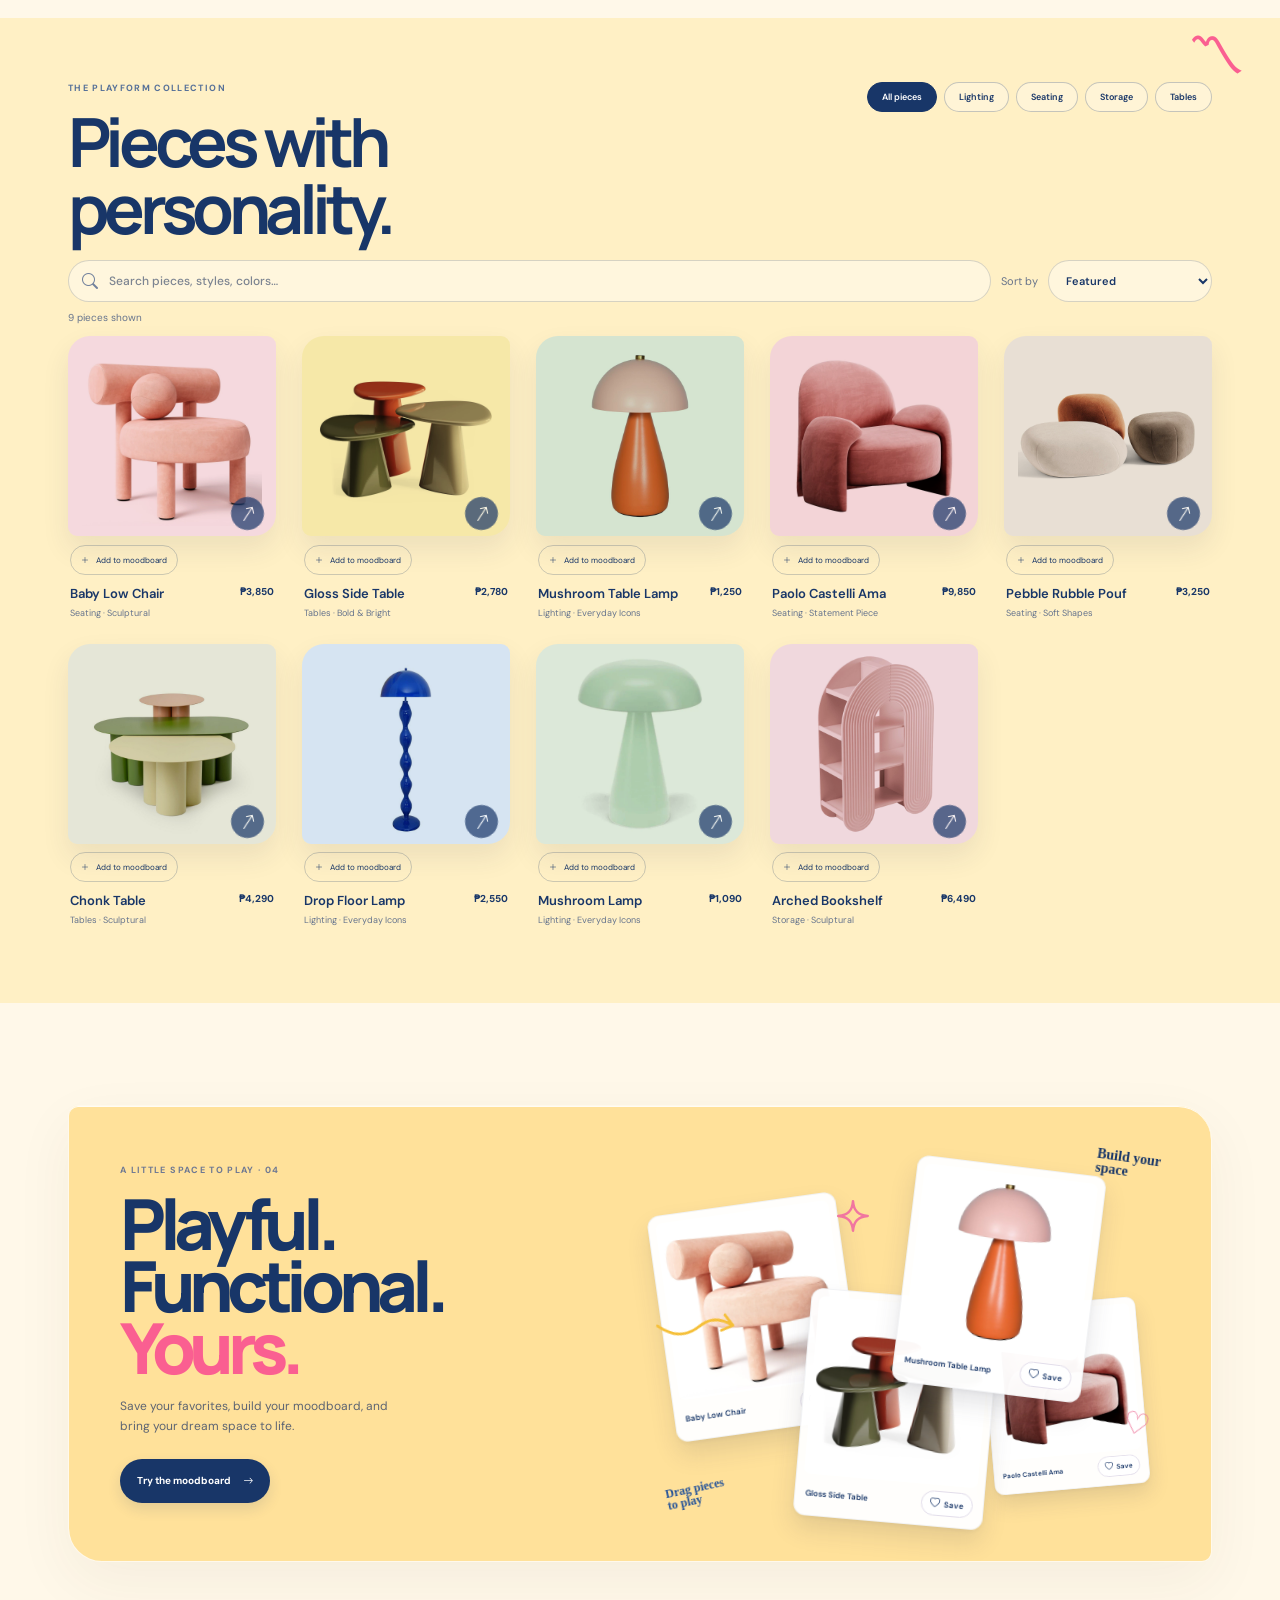
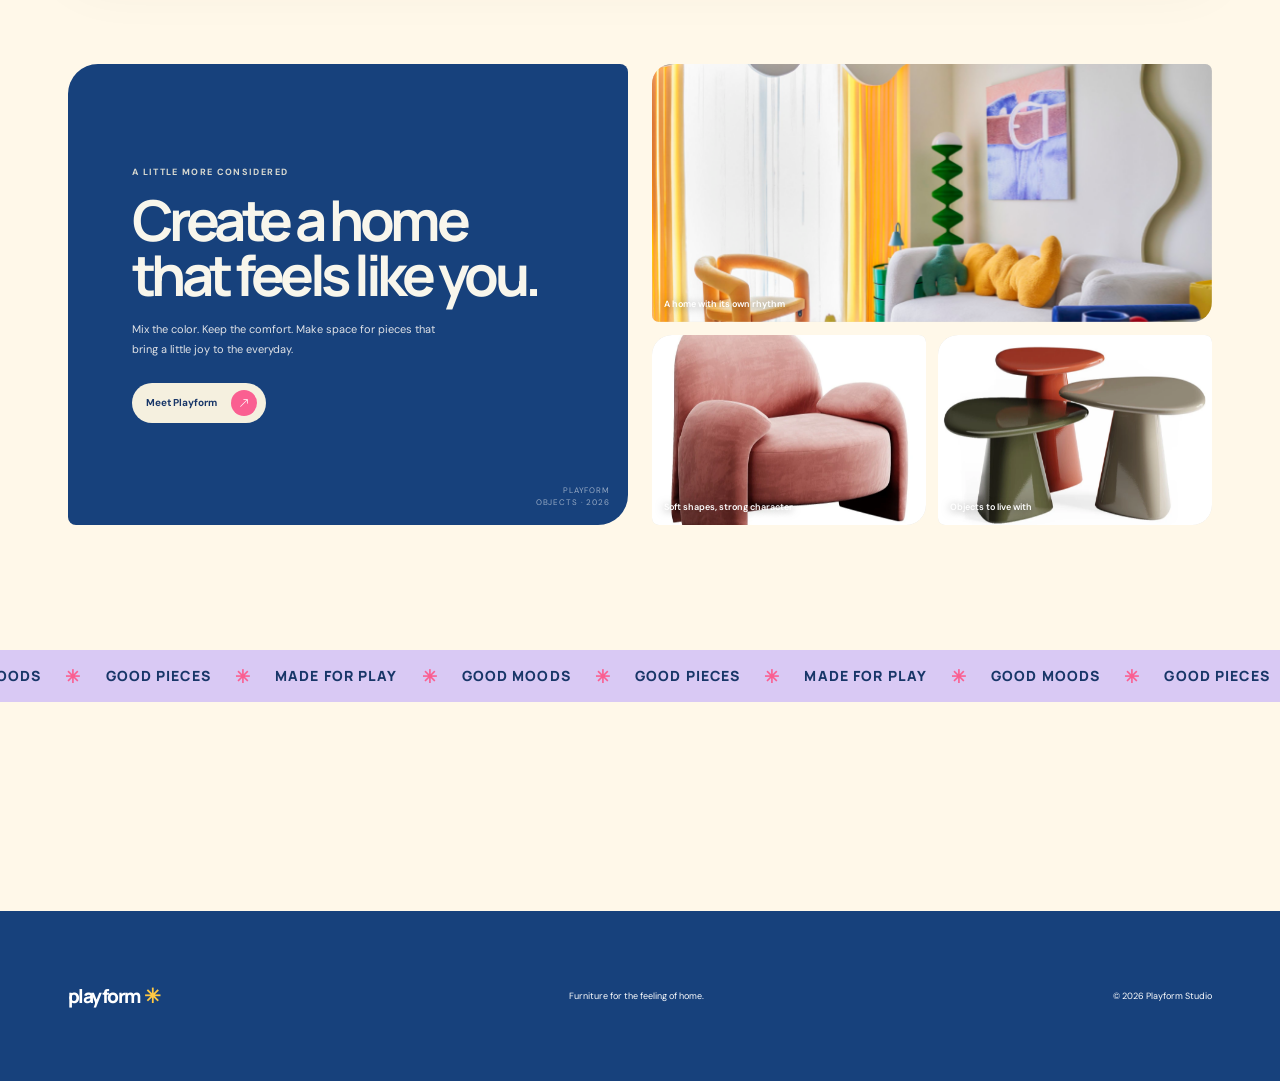
<file: 02-json/index.html>
<!DOCTYPE html>
<html lang="en">

<head>
  <meta charset="UTF-8" />
  <meta name="viewport" content="width=device-width, initial-scale=1.0" />
  <meta name="theme-color" content="#f4f0df" />
  <link rel="icon" type="image/svg+xml" href="favicon.png" />
  <title>Playform — Spaces with a point of view</title>
  <link rel="preconnect" href="https://fonts.googleapis.com" />
  <link rel="preconnect" href="https://fonts.gstatic.com" crossorigin />
  <link
    href="https://fonts.googleapis.com/css2?family=DM+Sans:wght@400;500;600;700&family=Manrope:wght@400;500;600;700;800&display=swap"
    rel="stylesheet" />
  <link rel="stylesheet" href="https://cdn.jsdelivr.net/npm/bootstrap-icons@1.11.1/font/bootstrap-icons.css" />
  <link rel="stylesheet" href="style.css" />
</head>

<body>
  <main id="top">
    <section class="hero-section" id="about">
      <div class="hero-left">
        <header class="hero-header">
          <a class="wordmark" href="#top" aria-label="Playform home">playform<span>✳</span></a>
          <nav class="hero-nav" aria-label="Main navigation">
            <a class="active" href="#top">Home</a>
            <a href="#shopTitle">Collection</a>
            <a href="#story">Our story</a>
            <a href="mailto:hello@playform.studio">Contact</a>
          </nav>
          <button class="menu-toggle" aria-label="Open menu" aria-expanded="false"><i class="bi bi-list"></i></button>
        </header>
        <div class="hero-heading-row">
          <p class="eyebrow">Furniture for the feeling of home</p>
          <h1>Make room<br />for <span>play.</span></h1>
          <p class="hero-intro">Characterful furniture, unexpected color, and pieces that make your space feel like you.
          </p>
          <a class="collection-bubble" href="#work"><i class="bi bi-arrow-down-right"></i><span>Explore<br />the
              collection</span></a>
        </div>
        <span class="hero-sticker">GOOD<br />MOODS<br />LIVE HERE <i>✳</i></span>
        <span class="hero-doodle hero-doodle-one" aria-hidden="true">✳</span>
        <div class="hero-feature-grid" id="heroFeatureGrid"></div>
        <div class="hero-support-row">
          <p>Designed to be lived with, loved, and mixed your own way.</p>
          <a class="scan-card" href="#work"><span class="scan-icon"></span><span><strong>Find your new
                favorite</strong><small>Meet the pieces with personality.</small></span><i
              class="bi bi-arrow-up-right scan-arrow"></i></a>
        </div>
      </div>
      <div class="hero-right">
        <img src="Assets/Interior/Ecletic Interior Design.png" alt="Colorful interior filled with playful furniture" />
        <button class="drag-star" type="button" aria-label="Discover a surprise furniture piece"
          title="Click for a surprise piece · drag me"><i class="bi bi-stars"></i></button>
        <div class="hero-image-shade"></div>
        <div class="hero-image-label"><span>PLAYFORM OBJECTS — 2026</span></div>
        <div class="hero-editorial">
          <p class="eyebrow">A home with a point of view</p>
          <h2>Furniture made<br />with a little love.</h2><a class="follow-pill" href="https://instagram.com"
            target="_blank" rel="noreferrer">Follow along <i class="bi bi-instagram"></i></a>
        </div>
      </div>
    </section>

    <div class="lower-content" id="work">
      <section class="collection-intro" aria-labelledby="collectionIntroTitle">
        <div class="intro-photo"><img src="Assets/Interior/Playful Interior Design.webp"
            alt="Colorful home office with sculptural furniture and playful decor" loading="lazy" /><span>Collection 01
            · Playful living</span></div>
        <div class="intro-copy">
          <p class="eyebrow">Designed for your kind of home</p>
          <h2 id="collectionIntroTitle">Good pieces.<br />Good moods.</h2>
          <p>Soft forms, joyful colors, and a little unexpected charm. Find the pieces that make everyday feel more like
            you.</p><a class="round-link" href="#shopTitle">Meet the collection <i class="bi bi-arrow-up-right"></i></a>
        </div>
      </section>

      <section class="shop-section" aria-labelledby="shopTitle">
        <div class="shop-shell">
          <div class="shop-heading">
            <div>
              <p class="eyebrow">The Playform collection</p>
              <h2 id="shopTitle">Pieces with<br />personality.</h2>
            </div>
            <div class="category-filters" role="group" aria-label="Filter furniture"></div>
          </div>
        <div class="collection-tools">
          <label class="product-search">
            <i class="bi bi-search" aria-hidden="true"></i>
            <input id="productSearch" type="search" placeholder="Search pieces, styles, colors…" aria-label="Search furniture collection" />
          </label>
          <label class="product-sort-label" for="productSort">Sort by</label>
          <select id="productSort" class="product-sort" aria-label="Sort products">
            <option value="featured">Featured</option>
            <option value="price-asc">Price: low to high</option>
            <option value="price-desc">Price: high to low</option>
            <option value="name-asc">Name: A to Z</option>
          </select>
        </div>
          <p class="catalog-status" role="status" aria-live="polite"></p>
          <div class="shop-grid" aria-live="polite" aria-busy="true"></div>
        </div>
      </section>

      <section class="build-section" aria-labelledby="buildTitle">
        <div class="build-copy">
          <p class="eyebrow">A little space to play · 04</p>
          <h2 id="buildTitle">Playful.<br />Functional.<br /><span>Yours.</span></h2>
          <p>Save your favorites, build your moodboard, and bring your dream space to life.</p><button class="build-cta"
            type="button" onclick="document.querySelector('.moodboard-toggle').click()">Try the moodboard <i
              class="bi bi-arrow-right"></i></button>
        </div>
        <div class="build-stage" role="group" aria-label="Playform furniture collage">
          <div class="build-object-layer"></div>
          <span class="build-note build-note-top" aria-hidden="true">Build your<br />space</span>
          <span class="build-note build-note-side" aria-hidden="true">Drag pieces<br />to play</span>
          <svg class="build-doodle build-arrow" viewBox="0 0 120 70" aria-hidden="true">
            <path d="M5 53C35 62 53 50 63 35S87 13 108 18M94 7l16 11-14 12" />
          </svg>
          <svg class="build-doodle build-sparkle" viewBox="0 0 50 50" aria-hidden="true">
            <path d="M25 2C26 17 33 24 48 25 33 26 26 33 25 48 24 33 17 26 2 25 17 24 24 17 25 2Z" />
          </svg>
          <span class="build-heart-doodle" aria-hidden="true">♡</span>
        </div>
      </section>

      <section class="editorial-grid" id="story" aria-label="Playform design story">
        <div class="editorial-statement">
          <p class="eyebrow">A little more considered</p>
          <h2>Create a home<br />that feels like you.</h2>
          <p>Mix the color. Keep the comfort. Make space for pieces that bring a little joy to the everyday.</p><a
            class="round-link" href="mailto:hello@playform.studio">Meet Playform <i
              class="bi bi-arrow-up-right"></i></a><span class="editorial-stamp">PLAYFORM<br />OBJECTS · 2026</span>
        </div>
        <div class="editorial-gallery">
          <div class="editorial-photo editorial-photo-one"><img src="Assets/Interior/Interior Design-1.jpg"
              alt="Colorful maximalist living room with collected furniture" loading="lazy" /><span>A home with its own
              rhythm</span></div>
          <div class="editorial-photo editorial-photo-two"><img src="Assets/Seating/Paolo Castelli Ama.jpg"
              alt="Sculptural blush lounge chair" loading="lazy" /><span>Soft shapes, strong character</span></div>
          <div class="editorial-photo editorial-photo-three"><img
              src="Assets/Tables/Gloss Side Table Christine Kroncke.jpg" alt="Glossy sculptural side tables"
              loading="lazy" /><span>Objects to live with</span></div>
        </div>
      </section>
    </div>

    <!-- Cleaned Marquee Structure -->
    <div class="mood-marquee" aria-label="Good moods, good pieces, made for play">
      <div class="marquee-track" aria-hidden="true">
        <div class="marquee-content">
          <span>GOOD MOODS <i>✳</i></span>
          <span>GOOD PIECES <i>✳</i></span>
          <span>MADE FOR PLAY <i>✳</i></span>
        </div>
      </div>
    </div>

    <section class="closing-note">
      <p>Good spaces stay with you.</p>
      <a href="mailto:hello@playform.studio">Have a project in mind? <i class="bi bi-arrow-up-right"></i></a>
    </section>
  </main>

  <footer class="site-footer">
    <a class="wordmark" href="#top">playform<span>✳</span></a>
    <span>Furniture for the feeling of home.</span>
    <span>© 2026 Playform Studio</span>
  </footer>

  <div class="modal" id="itemModal" aria-hidden="true" role="dialog" aria-modal="true" aria-labelledby="modalTitle">
    <button class="modal-backdrop" aria-label="Close project details" data-close></button>
    <div class="modal-card">
      <button class="modal-close" aria-label="Close" data-close><i class="bi bi-x-lg"></i></button>
      <div id="modalBody"></div>
    </div>
  </div>
  <button class="moodboard-toggle" type="button" aria-expanded="false"><i
      class="bi bi-grid-3x3-gap"></i><span>Moodboard</span><b>0</b></button>
  <aside class="moodboard-panel" aria-label="Your moodboard" aria-hidden="true" inert>
    <button class="moodboard-backdrop" type="button" aria-label="Close moodboard"></button>
    <section class="moodboard-dialog" role="dialog" aria-modal="true" aria-labelledby="moodboardTitle">
      <div class="moodboard-head">
        <div>
          <p class="eyebrow">Collect what feels like you</p>
          <h2 id="moodboardTitle">Your moodboard</h2>
        </div><button class="moodboard-close" type="button" aria-label="Close moodboard"><i
            class="bi bi-x-lg"></i></button>
      </div>
      <div class="moodboard-tools">
        <p class="moodboard-hint"><i class="bi bi-arrows-move" aria-hidden="true"></i> Drag pieces around to see how they work together.</p>
        <span class="moodboard-count"><b>0</b> pieces</span>
      </div>
      <div class="moodboard-summary">
        <p><span>Selected pieces total</span><strong data-board-total>₱0</strong></p>
        <button class="moodboard-share" type="button"><i class="bi bi-share" aria-hidden="true"></i><span>Share moodboard</span></button>
      </div>
      <div class="moodboard-canvas" aria-label="Arrange your saved furniture">
        <p class="moodboard-empty">Your board is waiting for a little personality. Save a few pieces, then bring them together here.</p>
        <div class="moodboard-items"></div>
      </div>
    </section>
  </aside>

  <script>
    const motionPreference = window.matchMedia('(prefers-reduced-motion: reduce)');
    const syncMotionPreference = () => document.documentElement.classList.toggle('reduced-motion', motionPreference.matches);
    syncMotionPreference();
    motionPreference.addEventListener?.('change', syncMotionPreference);

    let allFurniture = [];
    let activeCategory = 'all';
    let boardItems = new Set();
    let boardLayout = {};
    const modal = document.getElementById('itemModal');
    const shopGrid = document.querySelector('.shop-grid');
    const categoryFilters = document.querySelector('.category-filters');
    const catalogStatus = document.querySelector('.catalog-status');
    const productSearch = document.getElementById('productSearch');
    const productSort = document.getElementById('productSort');
    let revealObserver = null;
    let lastProductTrigger = null;
    const formatPrice = value => new Intl.NumberFormat('en-PH', {
      style: 'currency', currency: 'PHP', maximumFractionDigits: 0
    }).format(value);

    loadFurniture();

    async function loadFurniture() {
      try {
        const response = await fetch('furniture.json');
        if (!response.ok) throw new Error(`HTTP ${response.status}: ${response.statusText}`);

        let data;
        try {
          data = await response.json();
        } catch (error) {
          throw new Error(`The JSON file could not be parsed: ${error.message}`);
        }

        const validation = validateFurniture(data);
        if (!validation.valid) {
          showCatalogError('The collection data is incomplete or invalid.', validation.errors.join(' '));
          return;
        }

        allFurniture = data;
        readSavedProductIds();
        try {
          renderCategoryFilters();
          renderHeroFeatures(allFurniture.filter(item => item.featured === true && item.heroVisible === true));
          renderBuildCollage(allFurniture.filter(item => item.collageVisible === true));
          applyCategoryFilter();
          syncMoodButtons();
          renderMoodboard();
        } catch (error) {
          showCatalogError('The product data loaded, but the page could not render the collection.', error.stack || error.message);
        }
      } catch (error) {
        const localServerHint = location.protocol === 'file:'
          ? ' Open this project through a local server (for example, VS Code Live Server), because browsers block JSON fetch from file://.'
          : '';
        const invalidJson = error.message.startsWith('The JSON file could not be parsed:');
        const reason = invalidJson ? error.message : `Request failed: ${error.message}`;
        const message = invalidJson
          ? 'The collection file is not valid JSON. Check furniture.json syntax.'
          : `Could not fetch furniture.json.${location.protocol === 'file:' ? localServerHint : ''}`;
        showCatalogError(message, reason);
      }
    }

    function validateFurniture(data) {
      const errors = [];
      if (!Array.isArray(data)) return { valid: false, errors: ['Expected furniture.json to contain an array of products.'] };
      if (data.length === 0) errors.push('The product array is empty.');
      const ids = new Set();
      data.forEach((item, index) => {
        const prefix = `Product ${index + 1}:`;
        if (!item || typeof item !== 'object' || Array.isArray(item)) {
          errors.push(`${prefix} expected an object.`);
          return;
        }
        if (!Number.isInteger(item.id)) errors.push(`${prefix} id must be a unique integer.`);
        else if (ids.has(item.id)) errors.push(`${prefix} id ${item.id} is duplicated.`);
        else ids.add(item.id);
        if (typeof item.name !== 'string' || !item.name.trim()) errors.push(`${prefix} name is required.`);
        if (typeof item.category !== 'string' || !item.category.trim()) errors.push(`${prefix} category is required.`);
        else item.category = item.category.trim().toLowerCase();
        if (typeof item.price !== 'number' || !Number.isFinite(item.price) || item.price < 0) errors.push(`${prefix} price must be a non-negative number.`);
        if (typeof item.image !== 'string' || !item.image.trim()) errors.push(`${prefix} image path is required.`);
        if (typeof item.description !== 'string' || !item.description.trim()) errors.push(`${prefix} description is required.`);
        if (!Array.isArray(item.tags) || item.tags.some(tag => typeof tag !== 'string')) errors.push(`${prefix} tags must be an array of strings.`);
        if (item.collection !== undefined && typeof item.collection !== 'string') errors.push(`${prefix} collection must be text.`);
        if (item.dimensions !== undefined && typeof item.dimensions !== 'string') errors.push(`${prefix} dimensions must be text.`);
        ['materials', 'colors'].forEach(field => {
          if (item[field] !== undefined && (!Array.isArray(item[field]) || item[field].some(value => typeof value !== 'string'))) errors.push(`${prefix} ${field} must be an array of strings.`);
        });
        ['featured', 'heroVisible', 'collageVisible'].forEach(field => {
          if (typeof item[field] !== 'boolean') errors.push(`${prefix} ${field} must be true or false.`);
        });
      });
      return { valid: errors.length === 0, errors };
    }

    function readSavedProductIds() {
      try {
        const savedIds = JSON.parse(localStorage.getItem('playform-board') || '[]');
        boardItems = new Set(Array.isArray(savedIds)
          ? savedIds.filter(id => Number.isInteger(id) && allFurniture.some(item => item.id === id))
          : []);
        try { localStorage.setItem('playform-board', JSON.stringify([...boardItems])); }
        catch (error) { console.warn('The updated moodboard could not be saved.', error); }
      } catch (error) {
        console.warn('The saved moodboard could not be read; starting with an empty board.', error);
        boardItems = new Set();
      }
    }

    function showCatalogError(message, errorDetails) {
      console.error('PLAYFORM collection error:', errorDetails);
      catalogStatus.textContent = message;
      catalogStatus.classList.add('has-error');
      shopGrid.setAttribute('aria-busy', 'false');
      shopGrid.innerHTML = '';
      document.getElementById('heroFeatureGrid').innerHTML = '<p class="load-error">Featured pieces are unavailable right now.</p>';
      document.querySelector('.build-object-layer').innerHTML = '';
    }

    function renderCategoryFilters() {
      const categories = [...new Set(allFurniture.map(item => item.category.trim()))]
        .sort((a, b) => a.localeCompare(b));
      const options = [{ value: 'all', label: 'All pieces' }, ...categories.map(category => ({
        value: category,
        label: category.charAt(0).toUpperCase() + category.slice(1)
      }))];
      categoryFilters.innerHTML = options.map((option, index) => `
        <button class="filter-chip ${index === 0 ? 'active' : ''}" type="button" data-filter="${escapeHTML(option.value)}" aria-pressed="${index === 0}">${escapeHTML(option.label)}</button>
      `).join('');
      categoryFilters.querySelectorAll('.filter-chip').forEach(button => {
        button.addEventListener('click', () => {
          activeCategory = button.dataset.filter;
          categoryFilters.querySelectorAll('.filter-chip').forEach(chip => {
            const active = chip === button;
            chip.classList.toggle('active', active);
            chip.setAttribute('aria-pressed', String(active));
          });
          applyCategoryFilter();
        });
      });
    }

    function applyCategoryFilter() {
      const query = productSearch.value.trim().toLocaleLowerCase();
      const products = allFurniture.filter(item => {
        const matchesCategory = activeCategory === 'all' || item.category === activeCategory;
        const searchable = [item.name, item.category, item.collection, item.description, ...(item.tags || []), ...(item.colors || [])]
          .filter(Boolean).join(' ').toLocaleLowerCase();
        return matchesCategory && (!query || searchable.includes(query));
      });
      products.sort((a, b) => {
        switch (productSort.value) {
          case 'price-asc': return a.price - b.price;
          case 'price-desc': return b.price - a.price;
          case 'name-asc': return a.name.localeCompare(b.name);
          default: return Number(b.featured) - Number(a.featured) || a.id - b.id;
        }
      });
      shopGrid.innerHTML = renderProductCards(products);
      shopGrid.setAttribute('aria-busy', 'false');
      catalogStatus.classList.remove('has-error');
      catalogStatus.textContent = query
        ? `${products.length} ${products.length === 1 ? 'piece' : 'pieces'} found for “${productSearch.value.trim()}”`
        : `${products.length} ${products.length === 1 ? 'piece' : 'pieces'} shown`;
      if (revealObserver) shopGrid.querySelectorAll('.shop-card').forEach((card, index) => {
        card.classList.add('reveal-ready');
        card.style.setProperty('--reveal-delay', `${(index % 5) * 55}ms`);
        revealObserver.observe(card);
      });
    }

    productSearch.addEventListener('input', applyCategoryFilter);
    productSort.addEventListener('change', applyCategoryFilter);

    function escapeHTML(value) {
      return String(value).replace(/[&<>"']/g, character => ({
        '&': '&amp;', '<': '&lt;', '>': '&gt;', '"': '&quot;', "'": '&#39;'
      })[character]);
    }

    function renderHeroFeatures(items) {
      document.getElementById('heroFeatureGrid').innerHTML = items.map((item, index) => `
        <button class="hero-feature" type="button" onclick="openDetails(${item.id})" aria-label="View ${escapeHTML(item.name)}">
          <span class="hero-feature-image"><img src="${escapeHTML(item.heroImage || item.image)}" alt="" /><span class="feature-caption">${escapeHTML(item.tags?.[0] || 'Playform favorite')}</span></span>
          <span class="hero-feature-meta"><span>0${index + 1} / ${escapeHTML(item.category)}</span><i class="bi bi-arrow-up-right"></i></span>
          <strong>${escapeHTML(item.name)}</strong>
        </button>
      `).join('');
    }

    function renderProductCards(items) {
      return items.map((item, index) => {
        const category = item.category[0].toUpperCase() + item.category.slice(1);
        const isSaved = boardItems.has(item.id);
        const image = item.transparentImage || item.image;
        return `
          <article class="shop-card" data-product-id="${item.id}" data-category="${escapeHTML(item.category)}" tabindex="0" role="group" aria-label="${escapeHTML(item.name)}. Press Enter to view details." style="--card-accent:${escapeHTML(item.bgAccent || item.cardAccent || '#e8e3d8')}">
            <button class="shop-photo photo-placeholder" type="button" onclick="openDetails(${item.id})" aria-label="View ${escapeHTML(item.name)}">
              <img class="placeholder-photo product-cutout ${item.transparentImage ? 'transparent-product' : ''}" src="${escapeHTML(image)}" alt="${escapeHTML(item.name)}" loading="lazy" />
              <i class="bi bi-arrow-up-right photo-open" aria-hidden="true"></i>
            </button>
            <button class="mood-add ${isSaved ? 'selected' : ''}" type="button" data-item="${item.id}" aria-label="${isSaved ? 'Remove' : 'Add'} ${escapeHTML(item.name)} ${isSaved ? 'from' : 'to'} moodboard" aria-pressed="${isSaved}">
              <i class="bi ${isSaved ? 'bi-check-lg' : 'bi-plus-lg'}" aria-hidden="true"></i><span>${isSaved ? 'On your moodboard' : 'Add to moodboard'}</span>
            </button>
            <div class="shop-card-info">
              <button class="shop-name" type="button" onclick="openDetails(${item.id})">${escapeHTML(item.name)}<small>${escapeHTML(category)} · ${escapeHTML(item.tags?.[0] || '')}</small></button>
              <span class="shop-price">${formatPrice(item.price)}</span>
            </div>
          </article>`;
      }).join('');
    }

    function renderBuildCollage(items) {
      const layer = document.querySelector('.build-object-layer');
      layer.innerHTML = items.map((item, index) => `
        <article class="build-object build-object-${index + 1}" tabindex="0" role="group" aria-label="${escapeHTML(item.name)}. Use arrow keys to move this card." style="--object-accent:${escapeHTML(item.bgAccent || '#f5eee2')}">
          <button class="build-object-image" type="button" onclick="openDetails(${item.id})" aria-label="View ${escapeHTML(item.name)}"><img src="${escapeHTML(item.transparentImage || item.image)}" alt="${escapeHTML(item.name)}" loading="lazy" /></button>
          <div class="build-object-caption"><span>${escapeHTML(item.name)}</span><button class="build-save ${boardItems.has(item.id) ? 'is-saved' : ''}" type="button" data-build-save="${item.id}" aria-label="${boardItems.has(item.id) ? 'Remove' : 'Save'} ${escapeHTML(item.name)} ${boardItems.has(item.id) ? 'from' : 'to'} your moodboard" aria-pressed="${boardItems.has(item.id)}"><i class="bi ${boardItems.has(item.id) ? 'bi-heart-fill' : 'bi-heart'}"></i><span>${boardItems.has(item.id) ? 'Saved' : 'Save'}</span></button></div>
        </article>`).join('');
      layer.querySelectorAll('[data-build-save]').forEach(button => button.addEventListener('click', () => {
        toggleBoardItem(Number(button.dataset.buildSave));
      }));
      layer.querySelectorAll('.build-object').forEach(object => {
        let dragStart = null;
        let dragged = false;
        const finishDrag = () => object.classList.remove('is-dragging');
        object.addEventListener('pointerdown', event => {
          if (event.button !== 0 || event.target.closest('[data-build-save]')) return;
          const stage = object.closest('.build-stage');
          dragStart = { x: event.clientX, y: event.clientY };
          dragged = false;
          object.setPointerCapture(event.pointerId);
          object.classList.add('is-dragging');
          object.dataset.dragStageWidth = stage.clientWidth;
          object.dataset.dragStageHeight = stage.clientHeight;
          object.dataset.dragStartLeft = object.offsetLeft;
          object.dataset.dragStartTop = object.offsetTop;
        });
        object.addEventListener('pointermove', event => {
          if (!dragStart) return;
          const dx = event.clientX - dragStart.x;
          const dy = event.clientY - dragStart.y;
          if (Math.hypot(dx, dy) > 5) dragged = true;
          const maxX = Number(object.dataset.dragStageWidth) - object.offsetLeft - object.offsetWidth;
          const maxY = Number(object.dataset.dragStageHeight) - object.offsetTop - object.offsetHeight;
          const x = Math.max(-object.offsetLeft, Math.min(maxX, dx));
          const y = Math.max(-object.offsetTop, Math.min(maxY, dy));
          object.style.translate = `${x}px ${y}px`;
        });
        object.addEventListener('pointerup', () => { dragStart = null; finishDrag(); });
        object.addEventListener('pointercancel', () => { dragStart = null; dragged = false; finishDrag(); });
        object.addEventListener('keydown', event => {
          if (event.target !== object || !event.key.startsWith('Arrow')) return;
          event.preventDefault();
          const stage = object.closest('.build-stage');
          const [currentX, currentY] = object.style.translate.split(/\s+/);
          const stepX = event.key === 'ArrowLeft' ? -12 : event.key === 'ArrowRight' ? 12 : 0;
          const stepY = event.key === 'ArrowUp' ? -12 : event.key === 'ArrowDown' ? 12 : 0;
          const x = Math.max(-object.offsetLeft, Math.min(stage.clientWidth - object.offsetLeft - object.offsetWidth, (parseFloat(currentX) || 0) + stepX));
          const y = Math.max(-object.offsetTop, Math.min(stage.clientHeight - object.offsetTop - object.offsetHeight, (parseFloat(currentY) || 0) + stepY));
          object.style.translate = `${x}px ${y}px`;
        });
        object.addEventListener('click', event => {
          if (!dragged) return;
          dragged = false;
          event.preventDefault();
          event.stopImmediatePropagation();
        }, true);
      });
    }


    function toggleBoardItem(id) {
      if (boardItems.has(id)) {
        boardItems.delete(id);
        delete boardLayout[id];
        saveMoodLayout();
      } else boardItems.add(id);
      try { localStorage.setItem('playform-board', JSON.stringify([...boardItems])); }
      catch (error) { console.warn('The moodboard could not be saved in this browser.', error); }
      syncMoodButtons();
      renderMoodboard();
    }

    function openDetails(id, trigger = document.activeElement) {
      const item = allFurniture.find(project => project.id === id);
      if (!item) return;
      lastProductTrigger = trigger;
      const saved = boardItems.has(item.id);
      const availableDetails = [
        ['Collection', item.collection],
        ['Materials', Array.isArray(item.materials) ? item.materials.join(', ') : item.materials],
        ['Dimensions', item.dimensions],
        ['Colors', Array.isArray(item.colors) ? item.colors.join(', ') : item.colors]
      ].filter(([, value]) => value);
      document.getElementById('modalBody').innerHTML = `
        <div class="detail-layout">
          <div class="detail-image" style="background:${escapeHTML(item.bgAccent || item.cardAccent || '#f5eee2')}"><img src="${escapeHTML(item.transparentImage || item.image)}" alt="${escapeHTML(item.name)}" /></div>
          <div class="detail-copy">
            <p class="eyebrow">${escapeHTML(item.category)} <span>·</span> ${escapeHTML(item.collection || 'PLAYFORM OBJECTS')}</p>
            <h2 id="modalTitle">${escapeHTML(item.name)}</h2>
            <p class="detail-price">${formatPrice(item.price)}</p>
            <p class="detail-description">${escapeHTML(item.description)}</p>
            ${availableDetails.length ? `<dl class="spec-list">${availableDetails.map(([label, value]) => `<div><dt>${escapeHTML(label)}</dt><dd>${escapeHTML(value)}</dd></div>`).join('')}</dl>` : ''}
            ${(item.tags || []).length ? `<div class="detail-tags">${item.tags.map(tag => `<span>${escapeHTML(tag)}</span>`).join('')}</div>` : ''}
            <div class="detail-actions">
              <a class="detail-inquire" href="mailto:hello@playform.studio?subject=${encodeURIComponent(`Enquiry about ${item.name}`)}"><i class="bi bi-envelope" aria-hidden="true"></i> Inquire about this piece</a>
              <button class="detail-save ${saved ? 'saved' : ''}" type="button" data-detail-save="${item.id}" aria-pressed="${saved}"><i class="bi ${saved ? 'bi-heart-fill' : 'bi-heart'}"></i> ${saved ? 'Saved to your moodboard' : 'Add to my moodboard'}</button>
            </div>
          </div>
        </div>`;
      document.querySelector('[data-detail-save]').addEventListener('click', event => toggleBoardItem(Number(event.currentTarget.dataset.detailSave)));
      modal.classList.add('open');
      modal.setAttribute('aria-hidden', 'false');
      document.body.classList.add('modal-open');
      modal.querySelector('.modal-close').focus();
    }

    function closeModal() {
      modal.classList.remove('open');
      modal.setAttribute('aria-hidden', 'true');
      document.body.classList.remove('modal-open');
      lastProductTrigger?.focus();
    }
    modal.querySelectorAll('[data-close]').forEach(button => button.addEventListener('click', closeModal));
    document.addEventListener('keydown', event => { if (event.key === 'Escape' && modal.classList.contains('open')) closeModal(); });

    // Moodboard
    const moodToggle = document.querySelector('.moodboard-toggle');
    const moodPanel = document.querySelector('.moodboard-panel');
    const moodCanvas = moodPanel.querySelector('.moodboard-canvas');
    const moodItems = moodPanel.querySelector('.moodboard-items');
    try {
      const savedLayout = JSON.parse(localStorage.getItem('playform-board-layout') || '{}');
      if (savedLayout && typeof savedLayout === 'object' && !Array.isArray(savedLayout)) boardLayout = savedLayout;
    } catch (error) {
      console.warn('The moodboard layout could not be read; using the default arrangement.', error);
    }

    function saveMoodLayout() {
      try { localStorage.setItem('playform-board-layout', JSON.stringify(boardLayout)); }
      catch (error) { console.warn('The moodboard layout could not be saved in this browser.', error); }
    }

    function placeMoodItems() {
      const cards = [...moodItems.querySelectorAll('.moodboard-item')];
      if (!cards.length) {
        moodItems.style.height = '0px';
        return;
      }
      const columns = moodCanvas.clientWidth < 650 ? 2 : 3;
      const rows = Math.ceil(cards.length / columns);
      const cardHeight = cards[0].offsetHeight;
      const stepY = cardHeight + 18;
      const layerHeight = Math.max(moodCanvas.clientHeight, rows * stepY + 8);
      moodItems.style.height = `${layerHeight}px`;
      cards.forEach((card, index) => {
        const saved = boardLayout[card.dataset.productId];
        if (saved && Number.isFinite(saved.x) && Number.isFinite(saved.y)) {
          card.style.left = `${saved.x * Math.max(0, moodItems.clientWidth - card.offsetWidth)}px`;
          card.style.top = `${saved.y * Math.max(0, layerHeight - card.offsetHeight)}px`;
        } else {
          const col = index % columns;
          const row = Math.floor(index / columns);
          const availableX = Math.max(0, moodItems.clientWidth - card.offsetWidth);
          card.style.left = `${columns === 1 ? 0 : col * availableX / (columns - 1)}px`;
          card.style.top = `${row * stepY + 4}px`;
        }
      });
    }

    function renderMoodboard() {
      const items = allFurniture.filter(item => boardItems.has(item.id));
      moodToggle.querySelector('b').textContent = items.length;
      moodPanel.querySelector('.moodboard-count b').textContent = items.length;
      moodPanel.querySelector('[data-board-total]').textContent = formatPrice(items.reduce((total, item) => total + item.price, 0));
      moodPanel.querySelector('.moodboard-share').disabled = items.length === 0;
      moodPanel.querySelector('.moodboard-empty').hidden = items.length > 0;
      moodItems.innerHTML = items.map(item => `<article class="moodboard-item" data-product-id="${item.id}" tabindex="0" aria-label="${escapeHTML(item.name)}. Drag to arrange on your moodboard."><img src="${escapeHTML(item.transparentImage || item.image)}" alt="" draggable="false"/><div class="moodboard-item-meta"><strong>${escapeHTML(item.name)}</strong><small>${formatPrice(item.price)}</small></div><button type="button" data-remove-item="${item.id}" aria-label="Remove ${escapeHTML(item.name)} from moodboard" class="mood-remove"><i class="bi bi-x"></i></button></article>`).join('');
      requestAnimationFrame(placeMoodItems);
      moodItems.querySelectorAll('[data-remove-item]').forEach(button => button.addEventListener('click', () => {
        boardItems.delete(Number(button.dataset.removeItem));
        delete boardLayout[button.dataset.removeItem];
        saveMoodLayout();
        try { localStorage.setItem('playform-board', JSON.stringify([...boardItems])); }
        catch (error) { console.warn('The updated moodboard could not be saved.', error); }
        syncMoodButtons(); renderMoodboard();
      }));
    }

    async function shareMoodboard() {
      const items = allFurniture.filter(item => boardItems.has(item.id));
      if (!items.length) return;
      const total = items.reduce((sum, item) => sum + item.price, 0);
      const text = [
        'My PLAYFORM moodboard',
        ...items.map(item => `• ${item.name} — ${formatPrice(item.price)}`),
        `Selected pieces total: ${formatPrice(total)}`
      ].join('\n');
      const button = moodPanel.querySelector('.moodboard-share');
      const original = button.innerHTML;
      try {
        if (navigator.share) {
          await navigator.share({ title: 'My PLAYFORM moodboard', text });
        } else if (navigator.clipboard?.writeText) {
          await navigator.clipboard.writeText(text);
        } else {
          const field = document.createElement('textarea');
          field.value = text;
          field.setAttribute('readonly', '');
          field.style.position = 'fixed';
          field.style.opacity = '0';
          document.body.append(field);
          field.select();
          const copied = document.execCommand('copy');
          field.remove();
          if (!copied) throw new Error('Copy command unavailable');
        }
        button.innerHTML = `<i class="bi bi-check2" aria-hidden="true"></i><span>${navigator.share ? 'Shared moodboard' : 'Copied to clipboard'}</span>`;
      } catch (error) {
        if (error.name !== 'AbortError') {
          console.warn('The moodboard could not be shared.', error);
          button.innerHTML = '<i class="bi bi-exclamation-circle" aria-hidden="true"></i><span>Could not share</span>';
        }
      }
      window.setTimeout(() => { if (button.isConnected) button.innerHTML = original; }, 2200);
    }
    moodPanel.querySelector('.moodboard-share').addEventListener('click', shareMoodboard);

    let draggedMoodPiece = null;
    moodItems.addEventListener('pointerdown', event => {
      const piece = event.target.closest('.moodboard-item');
      if (!piece || event.target.closest('.mood-remove') || event.button > 0) return;
      draggedMoodPiece = { piece, pointerId: event.pointerId };
      moodItems.append(piece);
      piece.classList.add('is-dragging');
      piece.setPointerCapture(event.pointerId);
      event.preventDefault();
    });
    moodItems.addEventListener('pointermove', event => {
      if (!draggedMoodPiece || draggedMoodPiece.pointerId !== event.pointerId) return;
      const { piece } = draggedMoodPiece;
      const bounds = moodItems.getBoundingClientRect();
      const left = Math.max(0, Math.min(moodItems.clientWidth - piece.offsetWidth, event.clientX - bounds.left - piece.offsetWidth / 2));
      const top = Math.max(0, Math.min(moodItems.clientHeight - piece.offsetHeight, event.clientY - bounds.top - piece.offsetHeight / 2));
      piece.style.left = `${left}px`;
      piece.style.top = `${top}px`;
    });
    function finishMoodDrag(event) {
      if (!draggedMoodPiece || (event && draggedMoodPiece.pointerId !== event.pointerId)) return;
      const { piece } = draggedMoodPiece;
      piece.classList.remove('is-dragging');
      const maxX = Math.max(1, moodItems.clientWidth - piece.offsetWidth);
      const maxY = Math.max(1, moodItems.clientHeight - piece.offsetHeight);
      boardLayout[piece.dataset.productId] = {
        x: Math.min(1, Math.max(0, piece.offsetLeft / maxX)),
        y: Math.min(1, Math.max(0, piece.offsetTop / maxY))
      };
      saveMoodLayout();
      draggedMoodPiece = null;
    }
    moodItems.addEventListener('pointerup', finishMoodDrag);
    moodItems.addEventListener('pointercancel', finishMoodDrag);
    window.addEventListener('resize', () => requestAnimationFrame(placeMoodItems));
    function syncMoodButtons() {
      document.querySelectorAll('.mood-add').forEach(button => {
        const selected = boardItems.has(Number(button.dataset.item));
        button.classList.toggle('selected', selected);
        button.querySelector('i').className = `bi ${selected ? 'bi-check-lg' : 'bi-plus-lg'}`;
        button.querySelector('span').textContent = selected ? 'On your moodboard' : 'Add to moodboard';
      });
      document.querySelectorAll('.build-save').forEach(button => {
        const selected = boardItems.has(Number(button.dataset.buildSave));
        button.classList.toggle('is-saved', selected);
        button.setAttribute('aria-pressed', String(selected));
        button.setAttribute('aria-label', `${selected ? 'Remove' : 'Save'} ${allFurniture.find(item => item.id === Number(button.dataset.buildSave))?.name || 'item'} ${selected ? 'from' : 'to'} your moodboard`);
        button.innerHTML = `<i class="bi ${selected ? 'bi-heart-fill' : 'bi-heart'}"></i><span>${selected ? 'Saved' : 'Save'}</span>`;
      });
      const detailSave = document.querySelector('[data-detail-save]');
      if (detailSave) {
        const selected = boardItems.has(Number(detailSave.dataset.detailSave));
        detailSave.classList.toggle('saved', selected);
        detailSave.setAttribute('aria-pressed', String(selected));
        detailSave.innerHTML = `<i class="bi ${selected ? 'bi-heart-fill' : 'bi-heart'}"></i> ${selected ? 'Saved to your moodboard' : 'Add to my moodboard'}`;
      }
    }
    shopGrid.addEventListener('click', event => {
      const button = event.target.closest('.mood-add');
      if (!button) return;
      toggleBoardItem(Number(button.dataset.item));
      moodToggle.classList.remove('board-bump');
      requestAnimationFrame(() => moodToggle.classList.add('board-bump'));
    });

    shopGrid.addEventListener('click', event => {
      const card = event.target.closest('.shop-card');
      if (!card || event.target.closest('button, a, input, select')) return;
      openDetails(Number(card.dataset.productId), card);
    });
    shopGrid.addEventListener('keydown', event => {
      const card = event.target.closest('.shop-card');
      if (!card || event.target !== card || !['Enter', ' '].includes(event.key)) return;
      event.preventDefault();
      openDetails(Number(card.dataset.productId), card);
    });

    document.addEventListener('error', event => {
      const image = event.target;
      if (!(image instanceof HTMLImageElement) || !image.closest('.shop-grid, .hero-feature-grid, .build-object-layer, .detail-layout, .moodboard-items')) return;
      const host = image.closest('.shop-photo, .hero-feature-image, .build-object-image, .detail-image, .moodboard-item');
      if (!host || host.querySelector('.image-load-error')) return;
      host.classList.add('image-unavailable');
      const notice = document.createElement('span');
      notice.className = 'image-load-error';
      notice.textContent = `Image unavailable for ${image.alt || 'this product'}`;
      host.append(notice);
      console.warn(`PLAYFORM image failed to load: ${image.getAttribute('src')}`);
    }, true);
    function setMoodOpen(open) {
      moodPanel.classList.toggle('open', open);
      moodPanel.setAttribute('aria-hidden', String(!open));
      moodPanel.inert = !open;
      moodToggle.setAttribute('aria-expanded', String(open));
      document.body.classList.toggle('moodboard-open', open);
      if (open) {
        requestAnimationFrame(placeMoodItems);
        moodPanel.querySelector('.moodboard-close').focus();
      } else {
        moodToggle.focus();
      }
    }
    moodToggle.addEventListener('click', () => setMoodOpen(moodToggle.getAttribute('aria-expanded') !== 'true'));
    moodPanel.querySelector('.moodboard-close').addEventListener('click', () => setMoodOpen(false));
    moodPanel.querySelector('.moodboard-backdrop').addEventListener('click', () => setMoodOpen(false));
    document.addEventListener('keydown', event => {
      if (event.key === 'Escape' && moodToggle.getAttribute('aria-expanded') === 'true') setMoodOpen(false);
    });
    syncMoodButtons(); renderMoodboard();

    if (matchMedia('(hover: hover) and (pointer: fine)').matches && !matchMedia('(prefers-reduced-motion: reduce)').matches) {
      shopGrid.addEventListener('pointermove', event => {
        const card = event.target.closest('.shop-photo');
        if (!card) return;
        const rect = card.getBoundingClientRect();
        const x = (event.clientX - rect.left) / rect.width - .5;
        const y = (event.clientY - rect.top) / rect.height - .5;
        card.style.setProperty('--tilt-x', `${-y * 5}deg`);
        card.style.setProperty('--tilt-y', `${x * 5}deg`);
      });
      shopGrid.addEventListener('pointerout', event => {
        const card = event.target.closest('.shop-photo');
        if (card && !card.contains(event.relatedTarget)) {
          card.style.setProperty('--tilt-x', '0deg');
          card.style.setProperty('--tilt-y', '0deg');
        }
      });
      const buildStage = document.querySelector('.build-stage');
      buildStage.addEventListener('pointermove', event => {
        const rect = buildStage.getBoundingClientRect();
        const x = (event.clientX - rect.left) / rect.width - .5;
        const y = (event.clientY - rect.top) / rect.height - .5;
        buildStage.style.setProperty('--build-x-near', `${x * 13}px`);
        buildStage.style.setProperty('--build-y-near', `${y * 13}px`);
        buildStage.style.setProperty('--build-x-mid', `${x * 8}px`);
        buildStage.style.setProperty('--build-y-mid', `${y * 8}px`);
        buildStage.style.setProperty('--build-x-far', `${x * 4}px`);
        buildStage.style.setProperty('--build-y-far', `${y * 4}px`);
      });
      buildStage.addEventListener('pointerleave', () => {
        ['near', 'mid', 'far'].forEach(depth => {
          buildStage.style.setProperty(`--build-x-${depth}`, '0px');
          buildStage.style.setProperty(`--build-y-${depth}`, '0px');
        });
      });
    }

    const dragStar = document.querySelector('.drag-star');
    let dragOrigin = null;
    let dragMoved = false;
    dragStar.addEventListener('pointerdown', event => {
      dragStar.setPointerCapture(event.pointerId);
      dragOrigin = { x: event.clientX, y: event.clientY, left: dragStar.offsetLeft, top: dragStar.offsetTop };
      dragMoved = false;
      dragStar.classList.add('dragging');
    });
    dragStar.addEventListener('pointermove', event => {
      if (!dragOrigin) return;
      if (Math.hypot(event.clientX - dragOrigin.x, event.clientY - dragOrigin.y) > 5) dragMoved = true;
      const parent = dragStar.parentElement.getBoundingClientRect();
      const left = Math.max(8, Math.min(parent.width - dragStar.offsetWidth - 8, dragOrigin.left + event.clientX - dragOrigin.x));
      const top = Math.max(8, Math.min(parent.height - dragStar.offsetHeight - 8, dragOrigin.top + event.clientY - dragOrigin.y));
      dragStar.style.left = `${left}px`; dragStar.style.top = `${top}px`;
      dragStar.style.setProperty('--drag-tilt', `${Math.max(-18, Math.min(18, (event.clientX - dragOrigin.x) * .18))}deg`);
    });
    const releaseStar = () => { dragOrigin = null; dragStar.classList.remove('dragging'); dragStar.style.setProperty('--drag-tilt', '0deg'); };
    dragStar.addEventListener('pointerup', releaseStar);
    dragStar.addEventListener('pointercancel', releaseStar);
    dragStar.addEventListener('click', () => {
      if (dragMoved) { dragMoved = false; return; }
      if (!allFurniture.length) return;
      const surprise = allFurniture[Math.floor(Math.random() * allFurniture.length)];
      openDetails(surprise.id, dragStar);
    });

    // Reveal each story beat once as it enters view
    if ('IntersectionObserver' in window && !window.matchMedia('(prefers-reduced-motion: reduce)').matches) {
      const revealTargets = document.querySelectorAll('.collection-intro, .shop-heading, .shop-card, .editorial-statement, .editorial-photo, .closing-note');
      revealTargets.forEach((element, index) => {
        element.classList.add('reveal-ready');
        if (element.classList.contains('shop-card') || element.classList.contains('editorial-photo')) {
          element.style.setProperty('--reveal-delay', `${(index % 4) * 75}ms`);
        }
      });
      revealObserver = new IntersectionObserver(entries => {
        entries.forEach(entry => {
          if (entry.isIntersecting) {
            entry.target.classList.add('is-revealed');
            revealObserver.unobserve(entry.target);
          }
        });
      }, { threshold: 0.14, rootMargin: '0px 0px -35px 0px' });
      revealTargets.forEach(element => revealObserver.observe(element));
    }

    const menuButton = document.querySelector('.menu-toggle');
    menuButton.addEventListener('click', () => {
      const open = menuButton.getAttribute('aria-expanded') === 'true';
      menuButton.setAttribute('aria-expanded', String(!open));
      document.querySelector('.hero-nav').classList.toggle('nav-open', !open);
      menuButton.innerHTML = `<i class="bi ${open ? 'bi-list' : 'bi-x-lg'}"></i>`;
    });

    // Automatic Marquee Item Duplication
    const marqueeTrack = document.querySelector('.mood-marquee .marquee-track');
    const marqueeContent = document.querySelector('.mood-marquee .marquee-content');

    if (marqueeTrack && marqueeContent) {
      for (let i = 0; i < 4; i++) {
        marqueeTrack.appendChild(marqueeContent.cloneNode(true));
      }
    }
  </script>
</body>

</html>
</file>
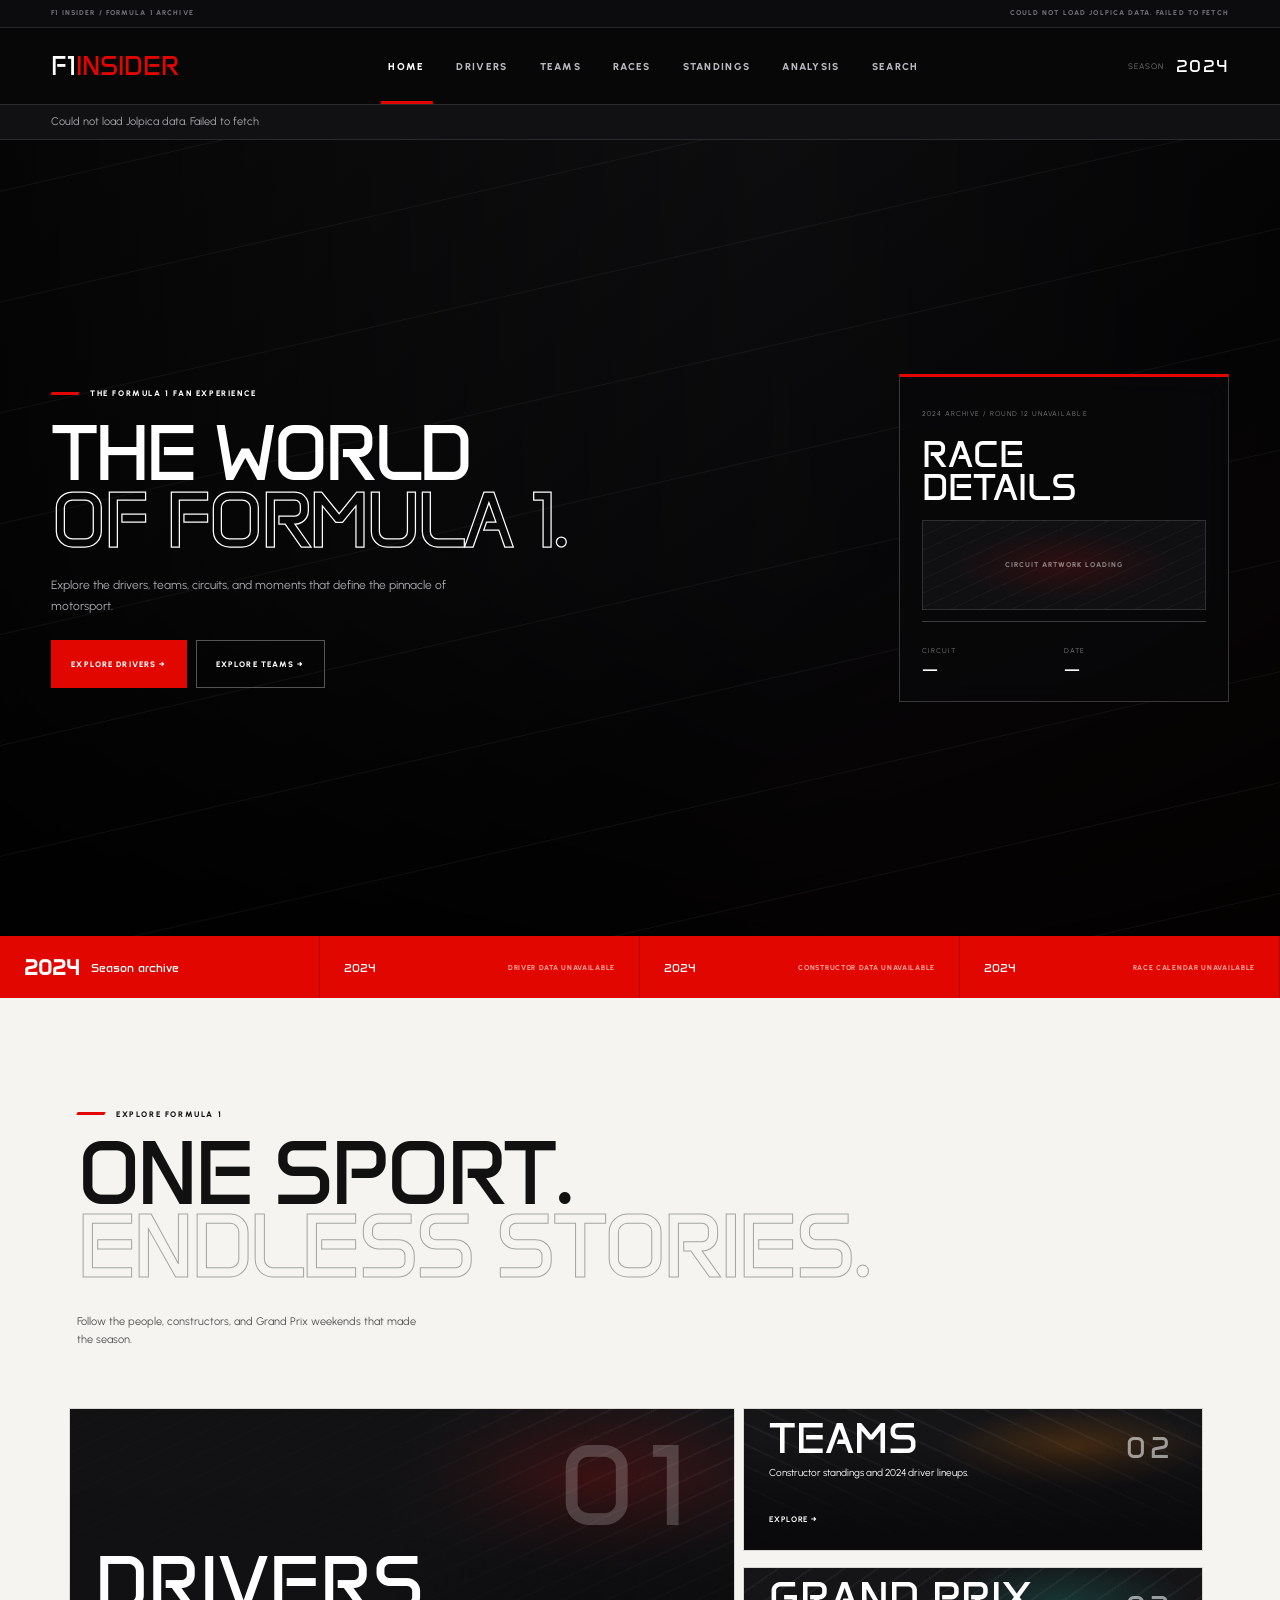
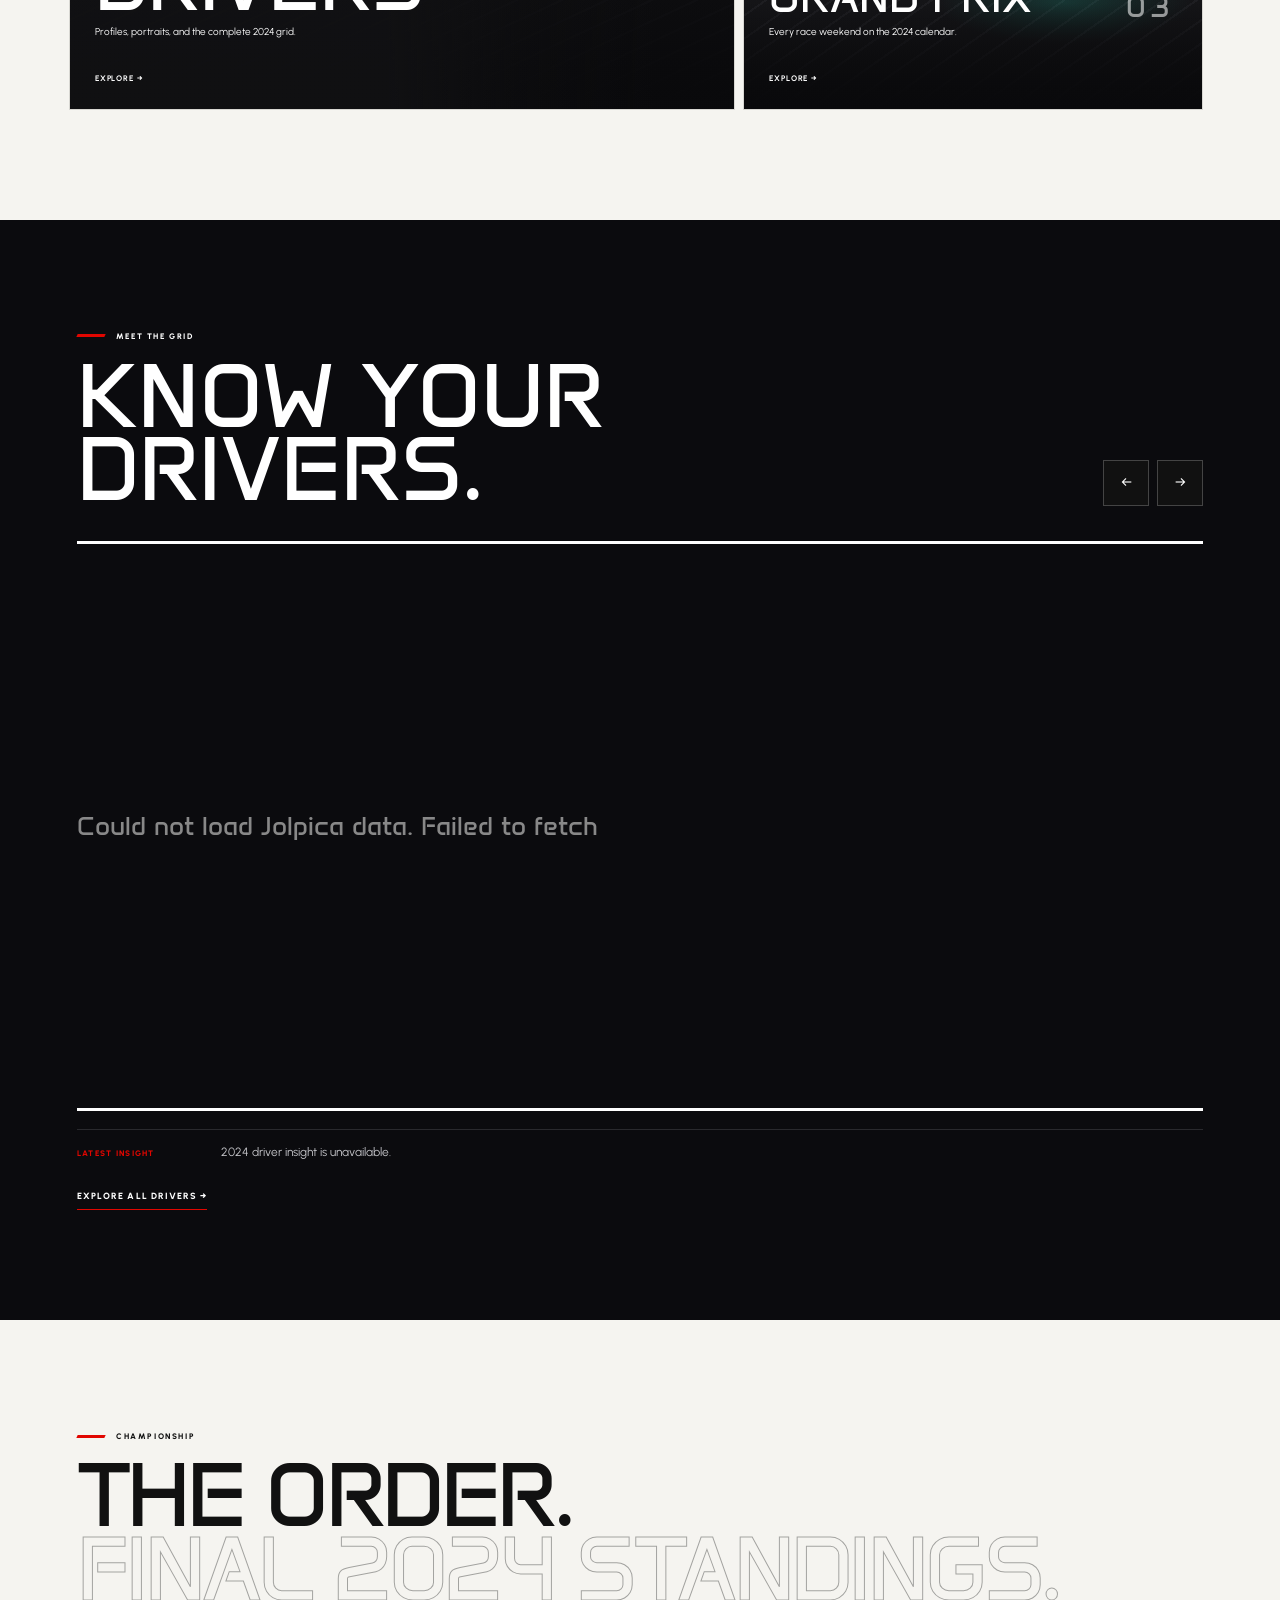
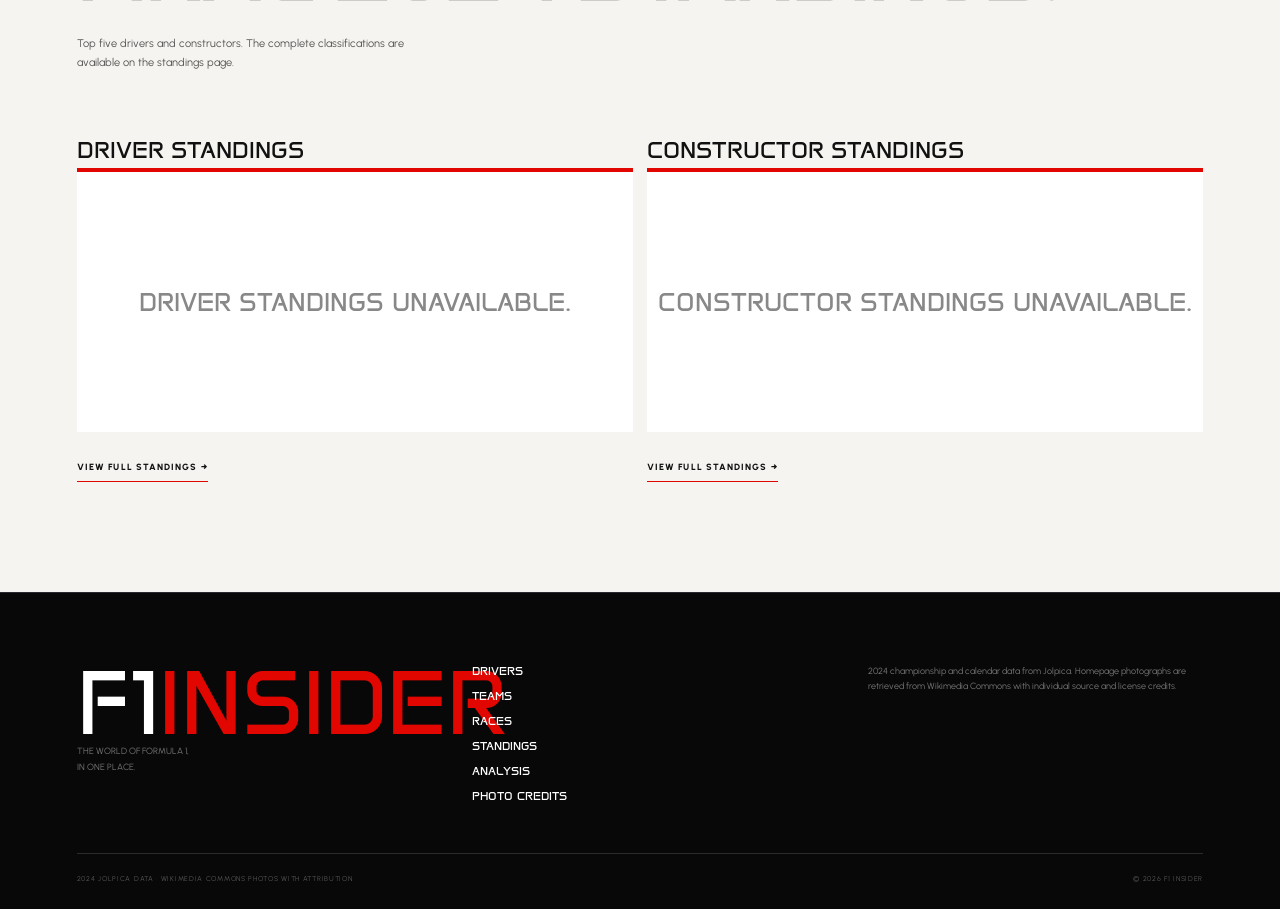
<file: 03-api-integration/index.html>
<!doctype html>
<html lang="en">

<head>
    <meta charset="UTF-8" />
    <meta name="viewport" content="width=device-width, initial-scale=1.0" />
    <meta name="description" content="F1 INSIDER — a 2024 Formula 1 editorial archive." />
    <title>F1 INSIDER — Formula 1 Archive</title>
    <link id="siteFavicon" rel="icon" href="data:," />
    <link href="https://cdn.jsdelivr.net/npm/bootstrap@5.3.3/dist/css/bootstrap.min.css" rel="stylesheet"
        crossorigin="anonymous" />
    <link rel="preconnect" href="https://fonts.googleapis.com" />
    <link rel="preconnect" href="https://fonts.gstatic.com" crossorigin />
    <link href="https://fonts.googleapis.com/css2?family=Anta&family=Urbanist:wght@400;500;600;700;800;900&display=swap"
        rel="stylesheet" />
    <link rel="stylesheet" href="assets/css/style.css" />
</head>

<body data-page="home">
    <div class="topline d-none d-sm-flex"><span>F1 INSIDER / FORMULA 1 ARCHIVE</span><span>Jolpica championship data ·
            2024 season</span>
    </div>
    <header class="navbar navbar-expand-lg"><a class="brand" href="index.html"><img class="brand-f1-image"
                alt="Formula One logo" hidden><span class="brand-f1-fallback">F1</span><span>INSIDER</span></a><button
            class="menu navbar-toggler d-lg-none" id="menuButton" type="button" data-bs-toggle="collapse"
            data-bs-target="#nav" aria-controls="nav" aria-label="Toggle menu" aria-expanded="false">MENU</button>
        <nav id="nav" class="collapse navbar-collapse navbar-nav flex-row flex-wrap gap-3"><a class="nav-link"
                href="index.html">Home</a><a class="nav-link" href="drivers.html">Drivers</a><a class="nav-link"
                href="teams.html">Teams</a><a class="nav-link" href="races.html">Races</a><a class="nav-link"
                href="standings.html">Standings</a><a class="nav-link" href="anatomy.html">Analysis</a><a
                class="nav-link" href="search.html">Search</a></nav>
        <div class="season d-none d-md-flex">Season <b>2024</b></div>
    </header>
    <main>
        <section class="hero" id="home">
            <div class="hero-api-visual" id="homeHeroVisual"></div>
            <div class="shade"></div>
            <div class="speedlines"></div>
            <div class="hero-layout row g-0">
                <div class="hero-copy col-12 col-lg-7">
                    <p class="eyebrow">The Formula 1 fan experience</p>
                    <h1>THE WORLD<br /><em>OF FORMULA 1.</em></h1>
                    <p>Explore the drivers, teams, circuits, and moments that define the pinnacle of motorsport.</p>
                    <div class="actions"><a class="cta red" href="drivers.html">Explore drivers →</a><a class="cta"
                            href="teams.html">Explore teams →</a></div>
                </div>
                <a class="event-panel col-12 col-lg-4 ms-auto" href="races.html"><small>2024 archive / Loading round
                        12</small>
                    <h2>RACE<br />DETAILS</h2>
                    <div class="event-panel-visual" id="homeEventVisual">
                        <span class="home-circuit-fallback">CIRCUIT ARTWORK LOADING</span>
                    </div>
                    <div class="event-meta">
                        <span><small>Circuit</small><b>Loading</b></span><span><small>Date</small><b>Loading</b></span>
                    </div>
                </a>
            </div>
        </section>
        <section class="ticker">
            <div><b>2024</b> Season archive</div>
            <div><b>—</b> Loading driver standings</div>
            <div><b>—</b> Loading constructor standings</div>
            <div><b>—</b> Loading race calendar</div>
        </section>
        <section class="section home-explore">
            <div class="section-heading">
                <div>
                    <p class="eyebrow">Explore Formula 1</p>
                    <h2>ONE SPORT.<br /><span>ENDLESS STORIES.</span></h2>
                </div>
                <p>Follow the people, constructors, and Grand Prix weekends that made the season.</p>
            </div>
            <div class="explore-grid row g-3"><a class="explore-card explore-driver-card col-12 col-lg-7"
                    href="drivers.html"><span class="explore-api-visual"
                        id="homeExploreDriversVisual"></span><span>01</span>
                    <h3>DRIVERS</h3>
                    <p>Profiles, portraits, and the complete 2024 grid.</p><b>Explore →</b>
                </a>
                <div class="explore-side col-12 col-lg-5 d-flex flex-column gap-3"><a class="explore-card"
                        href="teams.html"><span class="explore-api-visual"
                            id="homeExploreTeamsVisual"></span><span>02</span>
                        <h3>TEAMS</h3>
                        <p>Constructor standings and 2024 driver lineups.</p><b>Explore →</b>
                    </a><a class="explore-card" href="races.html"><span class="explore-api-visual"
                            id="homeExploreRacesVisual"></span><span>03</span>
                        <h3>GRAND PRIX</h3>
                        <p>Every race weekend on the 2024 calendar.</p><b>Explore →</b>
                    </a></div>
            </div>
        </section>
        <section class="section drivers-section home-grid-preview">
            <div class="rail-head">
                <div>
                    <p class="eyebrow">Meet the grid</p>
                    <h2 style="font:400 clamp(58px,7vw,100px)/.82 var(--display);margin:17px 0 0">KNOW
                        YOUR<br />DRIVERS.</h2>
                </div>
                <div class="rail-controls"><button id="prevDriver" aria-label="Previous driver">←</button><button
                        id="nextDriver" aria-label="Next driver">→</button></div>
            </div>
            <div class="driver-rail" id="driverRail"></div>
            <div class="driver-latest-insight" aria-label="Latest insight"><span>LATEST INSIGHT</span>
                <p id="driverInsight">Loading selected driver insight...</p>
            </div><a class="section-link" href="drivers.html">Explore all drivers →</a>
        </section>
        <section class="section home-championship">
            <div class="section-heading">
                <div>
                    <p class="eyebrow">Championship</p>
                    <h2>THE ORDER.<br /><span>FINAL 2024 STANDINGS.</span></h2>
                </div>
                <p>Top five drivers and constructors. The complete classifications are available on the standings page.
                </p>
            </div>
            <div class="home-standing-grid">
                <div>
                    <h3>DRIVER STANDINGS</h3>
                    <div class="standings home-standings" id="homeDriverStandings"></div><a class="section-link"
                        href="standings.html">View full standings →</a>
                </div>
                <div>
                    <h3>CONSTRUCTOR STANDINGS</h3>
                    <div class="standings home-standings" id="homeTeamStandings"></div><a class="section-link"
                        href="standings.html">View full standings →</a>
                </div>
            </div>
        </section>
        <section class="photo-credits" id="photoCredits" hidden>
            <details>
                <summary>Photo Credits</summary>
                <div class="photo-credits-copy">
                    <h2>Wikimedia Commons imagery</h2>
                    <p>Creator, source, and license details for imagery displayed on this page.</p>
                </div>
                <ul id="photoCreditsList" aria-live="polite"></ul>
            </details>
        </section>
    </main>
    <footer>
        <div class="footer-main">
            <div>
                <div class="footer-brand"><img class="brand-f1-image" alt="Formula One logo" hidden><span
                        class="brand-f1-fallback">F1</span><span>INSIDER</span></div>
                <p>THE WORLD OF FORMULA 1,<br />IN ONE PLACE.</p>
            </div>
            <div class="footer-links"><a href="drivers.html">Drivers</a><a href="teams.html">Teams</a><a
                    href="races.html">Races</a><a href="standings.html">Standings</a><a
                    href="anatomy.html">Analysis</a><a id="photoCreditsLink" href="#photoCredits">Photo Credits</a>
            </div>
            <p>2024 championship and calendar data from Jolpica. Homepage photographs are retrieved from Wikimedia
                Commons with individual source and license credits.</p>
        </div>
        <div class="copyright"><span>2024 Jolpica data · Wikimedia Commons photos with attribution</span><span>©
                2026 F1 INSIDER</span></div>
    </footer>
    <div class="modal fade f1-modal" id="detailModal" tabindex="-1" aria-hidden="true">
        <div class="modal-dialog modal-xl modal-dialog-centered modal-dialog-scrollable">
            <div class="modal-content">
                <button class="modal-close btn" id="modalClose" data-bs-dismiss="modal" aria-label="Close">×</button>
                <div class="modal-content-inner" id="modalContent"></div>
            </div>
        </div>
    </div>
    <script src="https://cdn.jsdelivr.net/npm/bootstrap@5.3.3/dist/js/bootstrap.bundle.min.js"
        crossorigin="anonymous"></script>
    <script src="assets/js/brand.js"></script>
    <script src="assets/js/motion.js"></script>
    <script src="assets/js/script.js"></script>
</body>

</html>
</file>
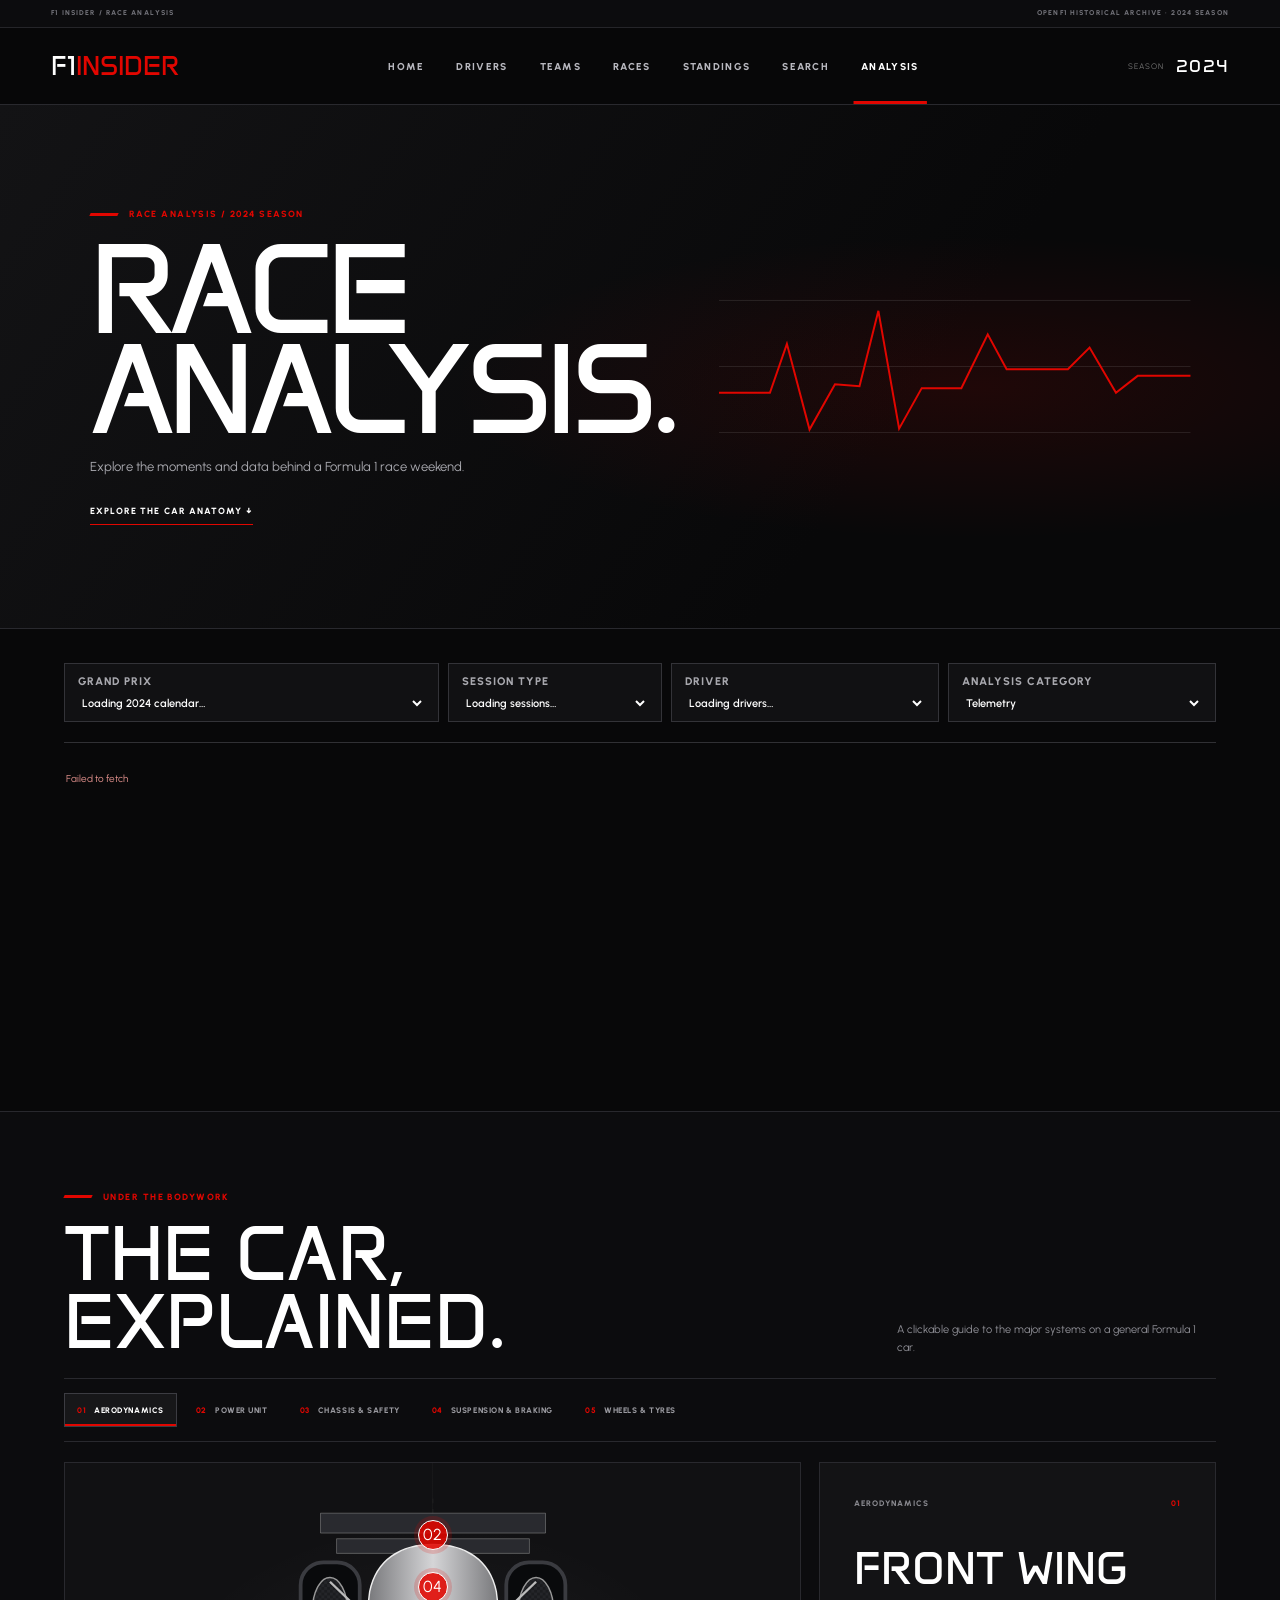
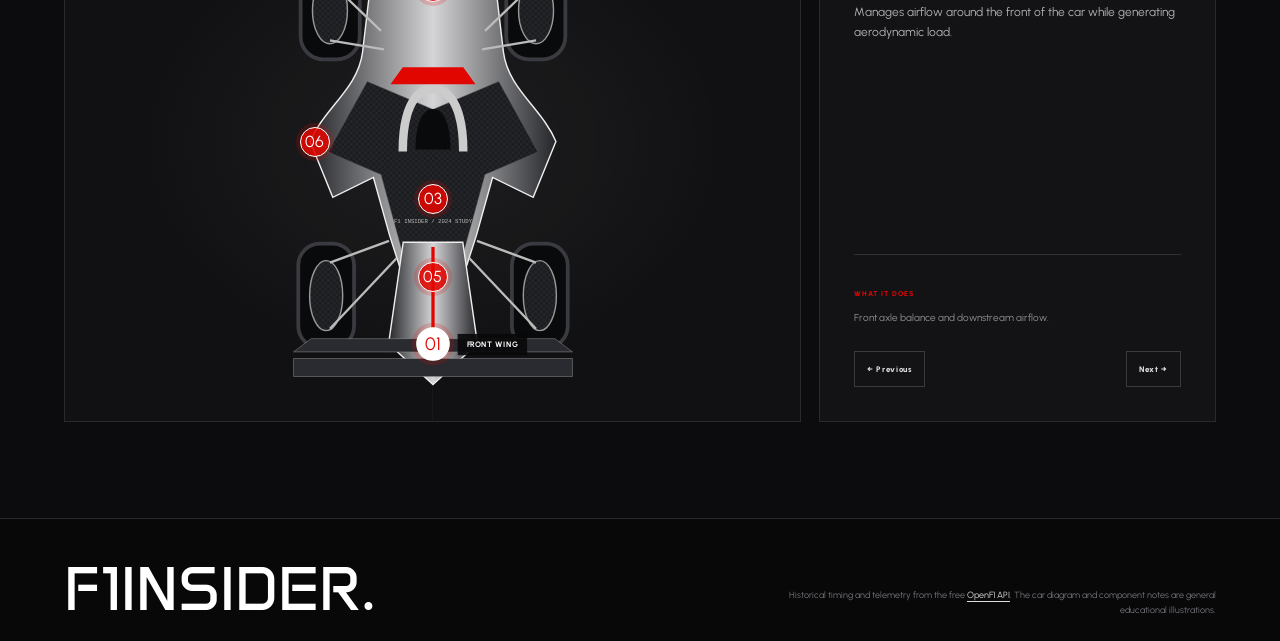
<file: 03-api-integration/anatomy.html>
<!doctype html>
<html lang="en">

<head>
    <meta charset="UTF-8" />
    <meta name="viewport" content="width=device-width,initial-scale=1.0" />
    <meta name="description" content="Explore 2024 Formula 1 sessions and the parts of an F1 car with F1 INSIDER." />
    <title>Analysis — F1 INSIDER</title>
    <link id="siteFavicon" rel="icon" href="data:," />
    <link href="https://cdn.jsdelivr.net/npm/bootstrap@5.3.3/dist/css/bootstrap.min.css" rel="stylesheet"
        crossorigin="anonymous" />
    <link rel="preconnect" href="https://fonts.googleapis.com" />
    <link rel="preconnect" href="https://fonts.gstatic.com" crossorigin />
    <link href="https://fonts.googleapis.com/css2?family=Anta&family=Urbanist:wght@400;500;600;700;800;900&display=swap"
        rel="stylesheet" />
    <link rel="stylesheet" href="assets/css/style.css" />
    <style>
        .analysis-page {
            --analysis-red: #e10600;
            --analysis-panel: #141416;
            --analysis-line: #303034;
            background: #080809;
            color: #f3f2ef;
        }

        .analysis-hero {
            position: relative;
            isolation: isolate;
            min-height: 380px;
            display: grid;
            grid-template-columns: minmax(0, 1fr) minmax(280px, .8fr);
            align-items: center;
            gap: 40px;
            overflow: hidden;
            padding: clamp(56px, 8vw, 110px) clamp(20px, 7vw, 100px);
            border-bottom: 1px solid #29292e;
            background: radial-gradient(ellipse at 76% 54%, rgba(225, 6, 0, .11), transparent 38%), linear-gradient(125deg, #131315, #080809 68%);
        }

        .analysis-hero-copy {
            position: relative;
            z-index: 2;
            max-width: 760px;
        }

        .analysis-page .eyebrow {
            color: var(--analysis-red);
            font-size: 9px;
            font-weight: 800;
            letter-spacing: .16em;
            text-transform: uppercase;
        }

        .analysis-hero h1 {
            margin: 18px 0 17px;
            color: #fff;
            font: 400 clamp(72px, 10vw, 142px)/.78 var(--display);
            letter-spacing: -.05em;
        }

        .analysis-hero-copy>p:not(.eyebrow) {
            max-width: 420px;
            margin: 0;
            color: #aaaab0;
            font-size: 13px;
            line-height: 1.7;
        }

        .analysis-jump {
            display: inline-flex;
            margin-top: 26px;
            padding-bottom: 7px;
            color: #fff;
            border-bottom: 1px solid var(--analysis-red);
            font-size: 9px;
            font-weight: 800;
            letter-spacing: .12em;
            text-transform: uppercase;
        }

        .analysis-telemetry-art {
            position: relative;
            min-height: 220px;
            display: grid;
            place-items: center;
            opacity: .78;
        }

        .analysis-telemetry-art svg {
            width: 100%;
            max-width: 490px;
            overflow: visible;
        }

        .analysis-telemetry-art path {
            fill: none;
            stroke: #e10600;
            stroke-width: 2;
            vector-effect: non-scaling-stroke;
        }

        .analysis-telemetry-art line {
            stroke: rgba(255, 255, 255, .1);
            stroke-width: 1;
            vector-effect: non-scaling-stroke;
        }

        .analysis-shell {
            width: min(1320px, 100%);
            margin: 0 auto;
            padding: 34px clamp(18px, 5vw, 66px) 78px;
        }

        .analysis-selectors {
            display: grid;
            grid-template-columns: 1.4fr .8fr 1fr 1fr;
            gap: 9px;
            padding: 0 0 20px;
            border-bottom: 1px solid var(--analysis-line);
        }

        .analysis-select {
            min-width: 0;
            display: grid;
            gap: 6px;
            padding: 10px 13px;
            border: 1px solid #333338;
            background: #111113;
        }

        .analysis-select span {
            color: #a8a8ae;
            font-size: 11px;
            font-weight: 800;
            letter-spacing: .09em;
            text-transform: uppercase;
        }

        .analysis-select select {
            width: 100%;
            min-width: 0;
            border: 0;
            outline: 0;
            color: #fff;
            background: transparent;
            font: 600 11px var(--body);
        }

        .analysis-select option,
        .strategy-compare option {
            color: #fff;
            background: #111113;
        }

        .feature-tabs {
            display: grid;
            grid-template-columns: repeat(6, minmax(0, 1fr));
            margin-top: 21px;
            border-bottom: 1px solid var(--analysis-line);
        }

        .feature-tabs button {
            min-width: 0;
            min-height: 61px;
            padding: 10px 12px;
            border: 0;
            border-right: 1px solid #29292e;
            border-bottom: 2px solid transparent;
            color: #89898f;
            background: transparent;
            text-align: left;
            font-size: 9px;
            font-weight: 800;
            text-transform: uppercase;
            transition: color .2s, border-color .2s, background .2s;
        }

        .feature-tabs button span {
            display: block;
            margin-bottom: 5px;
            color: #5f5f65;
            font: 600 7px var(--mono);
        }

        .feature-tabs button:hover,
        .feature-tabs button.active {
            color: #fff;
        }

        .feature-tabs button.active {
            border-bottom-color: var(--analysis-red);
            background: #111113;
        }

        .feature-tabs button.active span {
            color: var(--analysis-red);
        }

        .feature-content {
            min-height: 290px;
        }

        .analysis-output {
            padding-top: 22px;
        }

        .analysis-output-head {
            display: flex;
            align-items: end;
            justify-content: space-between;
            gap: 18px;
            margin-bottom: 16px;
        }

        .analysis-output-head h2 {
            margin: 0;
            color: #fff;
            font: 400 clamp(25px, 3vw, 38px)/1 var(--display);
            text-transform: uppercase;
        }

        .analysis-output-head p {
            margin: 5px 0 0;
            color: #88888f;
            font-size: 9px;
        }

        .analysis-output-note {
            color: #77777e;
            font: 600 8px var(--mono);
            text-align: right;
        }

        .analysis-visual {
            position: relative;
            overflow: hidden;
            min-height: 230px;
            border: 1px solid #2c2c31;
            background: radial-gradient(ellipse at 50% 100%, rgba(225, 6, 0, .08), transparent 48%), #101012;
        }

        .analysis-chart {
            width: 100%;
            height: 260px;
            display: block;
            padding: 14px;
        }

        .analysis-chart-grid {
            stroke: #29292e;
            stroke-width: 1;
        }

        .analysis-chart-path {
            fill: none;
            stroke: var(--analysis-red);
            stroke-width: 3;
            vector-effect: non-scaling-stroke;
        }

        .analysis-signal-controls {
            display: flex;
            flex-wrap: wrap;
            gap: 7px;
            margin: 0 0 12px;
        }

        .analysis-signal-controls button,
        .replay-button {
            min-height: 32px;
            padding: 0 12px;
            border: 1px solid #38383d;
            color: #aaa;
            background: #111113;
            font-size: 8px;
            font-weight: 800;
            letter-spacing: .07em;
            text-transform: uppercase;
        }

        .analysis-signal-controls button.active,
        .analysis-signal-controls button:hover,
        .replay-button:hover {
            color: #fff;
            border-color: var(--analysis-red);
        }

        .analysis-stat {
            display: flex;
            align-items: baseline;
            gap: 8px;
            margin: 8px 0 13px;
            color: #8f8f95;
            font-size: 9px;
        }

        .analysis-stat strong {
            color: #fff;
            font: 400 24px var(--display);
        }

        .replay-stage {
            position: relative;
            min-height: 310px;
            padding: 16px;
            border: 1px solid #2c2c31;
            background: radial-gradient(ellipse at center, rgba(255, 255, 255, .035), transparent 68%), #101012;
        }

        .replay-stage svg {
            width: 100%;
            height: 260px;
            display: block;
        }

        .replay-path {
            fill: none;
            stroke: #55555c;
            stroke-width: 2;
            stroke-dasharray: 5 7;
        }

        .replay-marker {
            fill: #fff;
            stroke: var(--analysis-red);
            stroke-width: 4;
        }

        .replay-controls {
            display: grid;
            grid-template-columns: 90px 1fr 90px;
            align-items: center;
            gap: 14px;
            margin-top: 9px;
        }

        .replay-controls input {
            width: 100%;
            accent-color: var(--analysis-red);
        }

        .replay-controls time {
            color: #bbb;
            font: 600 8px var(--mono);
            text-align: right;
        }

        .analysis-list {
            max-height: 390px;
            overflow: auto;
            border-top: 1px solid var(--analysis-line);
        }

        .analysis-event {
            border-bottom: 1px solid #2b2b30;
        }

        .analysis-event summary {
            display: grid;
            grid-template-columns: 78px minmax(100px, .7fr) minmax(0, 2fr) 22px;
            gap: 13px;
            align-items: center;
            min-height: 51px;
            cursor: pointer;
            list-style: none;
            color: #ddd;
            font-size: 10px;
        }

        .analysis-event summary::-webkit-details-marker {
            display: none;
        }

        .analysis-event summary::after {
            content: "+";
            color: var(--analysis-red);
            font: 400 18px var(--display);
        }

        .analysis-event[open] summary::after {
            content: "−";
        }

        .analysis-event time,
        .analysis-event-kind {
            color: #85858c;
            font: 600 8px var(--mono);
        }

        .analysis-event strong {
            color: #fff;
        }

        .analysis-event p {
            margin: 0;
            padding: 0 48px 15px 91px;
            color: #99999f;
            font-size: 10px;
            line-height: 1.55;
        }

        .strategy-header {
            display: flex;
            align-items: center;
            justify-content: space-between;
            gap: 15px;
            margin-bottom: 14px;
        }

        .strategy-header label {
            color: #85858c;
            font-size: 8px;
            font-weight: 800;
            letter-spacing: .1em;
            text-transform: uppercase;
        }

        .strategy-compare {
            margin-left: 8px;
            padding: 8px 10px;
            border: 1px solid #39393e;
            color: #fff;
            background: #111113;
            font-size: 10px;
        }

        .strategy-rows {
            display: grid;
            gap: 19px;
            padding: 19px;
            border: 1px solid #2c2c31;
            background: #101012;
        }

        .strategy-row-head {
            display: flex;
            justify-content: space-between;
            gap: 14px;
            margin-bottom: 8px;
            color: #eee;
            font-size: 9px;
            font-weight: 700;
        }

        .strategy-row-head span:last-child {
            color: #888;
            font-weight: 500;
        }

        .strategy-bar {
            height: 25px;
            display: flex;
            overflow: hidden;
            background: #252529;
        }

        .strategy-stint {
            min-width: 2px;
            display: grid;
            place-items: center;
            overflow: hidden;
            color: #111;
            font: 800 7px var(--mono);
            white-space: nowrap;
        }

        .position-list {
            border-top: 1px solid #333;
        }

        .position-row {
            display: grid;
            grid-template-columns: minmax(115px, 1.2fr) 55px minmax(80px, 1fr) 55px 46px;
            gap: 10px;
            align-items: center;
            min-height: 43px;
            border-bottom: 1px solid #29292e;
            color: #bdbdc2;
            font-size: 9px;
        }

        .position-row strong {
            color: #fff;
        }

        .position-line {
            position: relative;
            height: 2px;
            background: #39393e;
        }

        .position-line i,
        .position-line b {
            position: absolute;
            top: 50%;
            width: 7px;
            height: 7px;
            border-radius: 50%;
            background: #8a8a90;
            transform: translate(-50%, -50%);
        }

        .position-line b {
            background: var(--analysis-red);
        }

        .position-change {
            color: #aaa;
            font: 700 8px var(--mono);
            text-align: right;
        }

        .position-change.gain {
            color: #7bd9ab;
        }

        .analysis-state {
            padding: 28px 2px;
            color: #93939a;
            font-size: 10px;
        }

        .analysis-state.error {
            color: #e89591;
        }

        #analysisDataStatus {
            margin: 0;
            padding: 8px 2px;
            border-bottom: 1px solid #29292e;
            color: #a8a8ae;
        }

        .anatomy-section {
            padding: 78px clamp(18px, 5vw, 66px) 96px;
            border-top: 1px solid #28282d;
            background: #0c0c0e;
        }

        .anatomy-inner {
            width: min(1320px, 100%);
            margin: 0 auto;
        }

        .anatomy-heading {
            display: flex;
            align-items: end;
            justify-content: space-between;
            gap: 28px;
            margin-bottom: 22px;
        }

        .anatomy-heading h2 {
            margin: 9px 0 0;
            color: #fff;
            font: 400 clamp(44px, 6vw, 76px)/.9 var(--display);
        }

        .anatomy-heading>p {
            max-width: 330px;
            margin: 0;
            color: #929299;
            font-size: 11px;
            line-height: 1.6;
        }

        .system-tabs {
            display: flex;
            flex-wrap: wrap;
            gap: 6px;
            padding: 14px 0;
            border-block: 1px solid #29292e;
        }

        .system-tabs button {
            min-height: 34px;
            padding: 0 12px;
            border: 1px solid transparent;
            color: #99999f;
            background: transparent;
            font-size: 8px;
            font-weight: 800;
            letter-spacing: .07em;
            text-transform: uppercase;
        }

        .system-tabs button:hover,
        .system-tabs button.active {
            color: #fff;
            border-color: #3c3c42;
            background: #171719;
        }

        .system-tabs button.active {
            box-shadow: inset 0 -2px var(--analysis-red);
        }

        .system-tabs button span {
            margin-right: 8px;
            color: var(--analysis-red);
            font: 600 7px var(--mono);
        }

        .anatomy-layout {
            display: grid;
            grid-template-columns: minmax(0, 1.3fr) minmax(270px, .7fr);
            align-items: stretch;
            gap: 18px;
            padding-top: 20px;
        }

        .car-stage {
            position: relative;
            min-height: 560px;
            display: grid;
            place-items: center;
            overflow: hidden;
            border: 1px solid #29292e;
            background: radial-gradient(ellipse at center, rgba(255, 255, 255, .06), transparent 56%), #111113;
        }

        .car-stage::after {
            position: absolute;
            inset: 0;
            pointer-events: none;
            content: "";
            opacity: .35;
            background: linear-gradient(90deg, transparent 49.9%, rgba(255, 255, 255, .08) 50%, transparent 50.1%);
        }

        .f1-car {
            position: relative;
            z-index: 1;
            width: min(440px, 72%);
            height: 520px;
        }

        .hotspots {
            position: absolute;
            z-index: 3;
            inset: 20px 0;
            width: 100%;
            height: calc(100% - 40px);
            pointer-events: none;
        }

        .hotspot {
            position: absolute;
            width: 30px;
            height: 30px;
            display: grid;
            place-items: center;
            padding: 0;
            border: 1px solid #fff;
            border-radius: 50%;
            color: #fff;
            background: rgba(225, 6, 0, .88);
            box-shadow: 0 0 0 4px rgba(225, 6, 0, .18);
            font: 700 8px var(--mono);
            transform: translate(-50%, -50%);
            pointer-events: auto;
            transition: .2s;
        }

        .hotspot span {
            position: absolute;
            left: 36px;
            width: max-content;
            max-width: 130px;
            padding: 5px 8px;
            opacity: 0;
            color: #fff;
            background: rgba(8, 8, 9, .9);
            font: 700 7px var(--body);
            letter-spacing: .05em;
            text-align: left;
            text-transform: uppercase;
            pointer-events: none;
            transition: opacity .2s;
        }

        .hotspot:hover,
        .hotspot.active {
            background: #fff;
            color: var(--analysis-red);
            transform: translate(-50%, -50%) scale(1.12);
        }

        .hotspot:hover span,
        .hotspot.active span {
            opacity: 1;
        }

        .component-detail {
            min-height: 100%;
            display: flex;
            flex-direction: column;
            padding: clamp(20px, 3vw, 34px);
            border: 1px solid #29292e;
            background: #131315;
        }

        .component-detail-top {
            display: flex;
            align-items: center;
            justify-content: space-between;
            color: #89898f;
            font-size: 8px;
            font-weight: 800;
            letter-spacing: .12em;
            text-transform: uppercase;
        }

        .component-detail-top strong {
            color: var(--analysis-red);
            font: 600 9px var(--mono);
        }

        .component-detail h3 {
            margin: 38px 0 12px;
            color: #fff;
            font: 400 clamp(30px, 4vw, 46px)/.95 var(--display);
            text-transform: uppercase;
        }

        .component-detail>p {
            color: #b1b1b7;
            font-size: 12px;
            line-height: 1.65;
        }

        .component-function {
            margin-top: auto;
            padding-top: 24px;
            border-top: 1px solid #303034;
        }

        .component-function small {
            color: var(--analysis-red);
            font-size: 7px;
            font-weight: 800;
            letter-spacing: .14em;
        }

        .component-function p {
            margin: 7px 0 0;
            color: #929299;
            font-size: 10px;
            line-height: 1.6;
        }

        .component-nav {
            display: flex;
            justify-content: space-between;
            gap: 9px;
            margin-top: 25px;
        }

        .component-nav button {
            min-height: 36px;
            padding: 0 12px;
            border: 1px solid #39393e;
            color: #ddd;
            background: transparent;
            font-size: 8px;
            font-weight: 800;
            letter-spacing: .08em;
        }

        .component-nav button:hover {
            border-color: var(--analysis-red);
            color: #fff;
        }

        .analysis-footer {
            padding: 42px clamp(20px, 5vw, 66px) 24px;
            border-top: 1px solid #29292e;
        }

        .analysis-footer-inner {
            width: min(1320px, 100%);
            display: flex;
            align-items: end;
            justify-content: space-between;
            gap: 24px;
            margin: auto;
        }

        .analysis-footer h2 {
            margin: 0;
            color: #fff;
            font: 400 clamp(35px, 5vw, 62px)/.9 var(--display);
        }

        .analysis-footer h2 span {
            color: var(--analysis-red);
        }

        .analysis-footer h2 .brand-f1-fallback {
            color: #fff;
        }

        .analysis-footer h2 .brand-f1-image {
            height: .48em;
            max-width: 1.9em;
            margin-right: .1em;
        }

        .analysis-footer p {
            max-width: 440px;
            margin: 0;
            color: #77777e;
            font-size: 9px;
            line-height: 1.6;
            text-align: right;
        }

        .analysis-footer a {
            color: #ddd;
            text-decoration: underline;
            text-underline-offset: 3px;
        }

        @media (max-width: 991.98px) {
            .analysis-hero {
                min-height: 330px;
                grid-template-columns: 1fr .65fr;
            }

            .analysis-telemetry-art {
                min-height: 180px;
            }

            .feature-tabs button {
                font-size: 8px;
                padding-inline: 8px;
            }
        }

        @media (max-width: 767.98px) {
            .analysis-hero {
                min-height: 0;
                grid-template-columns: 1fr;
                gap: 10px;
                padding-block: 55px;
            }

            .analysis-telemetry-art {
                min-height: 110px;
                max-width: 440px;
                margin-left: auto;
            }

            .analysis-shell {
                padding-top: 22px;
            }

            .analysis-selectors {
                grid-template-columns: 1fr 1fr;
            }

            .analysis-select:first-child {
                grid-column: 1/-1;
            }

            .feature-tabs {
                grid-template-columns: repeat(3, minmax(0, 1fr));
            }

            .feature-tabs button {
                min-height: 53px;
            }

            .anatomy-heading {
                align-items: flex-start;
                flex-direction: column;
            }

            .anatomy-heading>p {
                max-width: 100%;
            }

            .anatomy-layout {
                grid-template-columns: 1fr;
            }

            .car-stage {
                min-height: 510px;
            }

            .component-detail {
                min-height: 300px;
            }

            .component-detail h3 {
                margin-top: 22px;
            }
        }

        @media (max-width: 479.98px) {
            .analysis-hero h1 {
                font-size: clamp(64px, 18vw, 88px);
            }

            .analysis-selectors {
                grid-template-columns: 1fr;
            }

            .analysis-select:first-child {
                grid-column: auto;
            }

            .feature-tabs {
                grid-template-columns: repeat(2, minmax(0, 1fr));
            }

            .analysis-output-head {
                align-items: flex-start;
                flex-direction: column;
            }

            .analysis-output-note {
                text-align: left;
            }

            .analysis-event summary {
                grid-template-columns: 60px minmax(60px, .7fr) minmax(0, 2fr) 16px;
                gap: 7px;
                font-size: 8px;
            }

            .analysis-event p {
                padding-left: 67px;
            }

            .replay-controls {
                grid-template-columns: 70px 1fr;
            }

            .replay-controls time {
                grid-column: 2;
            }

            .position-row {
                grid-template-columns: minmax(80px, 1fr) 34px minmax(34px, .7fr) 34px 30px;
                gap: 5px;
                font-size: 8px;
            }

            .car-stage {
                min-height: 410px;
            }

            .f1-car {
                height: 390px;
                width: 82%;
            }

            .hotspot {
                width: 25px;
                height: 25px;
            }

            .hotspot span {
                display: none;
            }

            .analysis-footer-inner {
                align-items: flex-start;
                flex-direction: column;
            }

            .analysis-footer p {
                text-align: left;
            }
        }
    </style>
</head>

<body data-page="analysis">
    <div class="topline d-none d-sm-flex"><span>F1 INSIDER / RACE ANALYSIS</span><span>OpenF1 historical archive · 2024
            season</span></div>
    <header class="navbar navbar-expand-lg">
        <a class="brand" href="index.html"><img class="brand-f1-image" alt="Formula One logo" hidden><span
                class="brand-f1-fallback">F1</span><span>INSIDER</span></a>
        <button class="menu navbar-toggler d-lg-none" id="menuButton" type="button" data-bs-toggle="collapse"
            data-bs-target="#nav" aria-controls="nav" aria-label="Toggle menu" aria-expanded="false">MENU</button>
        <nav id="nav" class="collapse navbar-collapse navbar-nav flex-row flex-wrap gap-3">
            <a class="nav-link" href="index.html">Home</a><a class="nav-link" href="drivers.html">Drivers</a><a
                class="nav-link" href="teams.html">Teams</a><a class="nav-link" href="races.html">Races</a><a
                class="nav-link" href="standings.html">Standings</a><a class="nav-link" href="search.html">Search</a><a
                class="nav-link active" href="anatomy.html" aria-current="page">Analysis</a>
        </nav>
        <div class="season d-none d-md-flex">Season <b>2024</b></div>
    </header>
    <main class="analysis-page">
        <section class="analysis-hero" id="analysis">
            <div class="analysis-hero-copy">
                <p class="eyebrow">Race Analysis / 2024 Season</p>
                <h1>RACE<br />ANALYSIS.</h1>
                <p>Explore the moments and data behind a Formula 1 race weekend.</p>
                <a class="analysis-jump" href="#anatomy">Explore the car anatomy ↓</a>
            </div>
            <div class="analysis-telemetry-art" aria-hidden="true">
                <svg viewBox="0 0 500 230">
                    <line x1="0" y1="45" x2="500" y2="45" />
                    <line x1="0" y1="115" x2="500" y2="115" />
                    <line x1="0" y1="185" x2="500" y2="185" />
                    <path
                        d="M0 143h54l18-52 24 91 27-48 26 2 20-80 22 125 24-43h42l28-57 20 37h65l23-23 28 48 23-18h56" />
                </svg>
            </div>
        </section>
        <section class="analysis-shell" aria-label="Interactive race analysis">
            <div class="analysis-selectors">
                <label class="analysis-select"><span>Grand Prix</span><select id="meetingSelect">
                        <option>Loading 2024 calendar…</option>
                    </select></label>
                <label class="analysis-select"><span>Session type</span><select id="sessionSelect">
                        <option>Loading sessions…</option>
                    </select></label>
                <label class="analysis-select"><span>Driver</span><select id="driverSelect">
                        <option>Loading drivers…</option>
                    </select></label>
                <label class="analysis-select"><span>Analysis category</span><select id="analysisCategory">
                        <option>Loading categories…</option>
                    </select></label>
            </div>
            <p class="analysis-state" id="analysisDataStatus" role="status" hidden></p>
            <div class="feature-content" id="featureContent" aria-live="polite">
                <p class="analysis-state">Loading the 2024 race archive…</p>
            </div>
        </section>
        <section class="anatomy-section" id="anatomy">
            <div class="anatomy-inner">
                <div class="anatomy-heading">
                    <div>
                        <p class="eyebrow">Under the Bodywork</p>
                        <h2>THE CAR, EXPLAINED.</h2>
                    </div>
                    <p>A clickable guide to the major systems on a general Formula 1 car.</p>
                </div>
                <div class="system-tabs" id="systemTabs" aria-label="Car system categories"></div>
                <div class="anatomy-layout">
                    <div class="car-stage">
                        <svg class="f1-car" viewBox="0 0 700 1100"
                            aria-label="Top-down 2024 Formula 1 car illustration">
                            <defs>
                                <linearGradient id="body" x1="0" x2="1">
                                    <stop offset="0" stop-color="#25262a" />
                                    <stop offset=".5" stop-color="#d5d5d7" />
                                    <stop offset="1" stop-color="#25262a" />
                                </linearGradient>
                                <pattern id="carbon" width="12" height="12" patternUnits="userSpaceOnUse">
                                    <path d="M0 0h6v6H0zm6 6h6v6H6z" fill="#1b1c1f" />
                                    <path d="M6 0h6v6H6zM0 6h6v6H0z" fill="#242529" />
                                </pattern>
                            </defs>
                            <line x1="350" y1="35" x2="350" y2="1065" stroke="#555" stroke-dasharray="10 12"
                                opacity=".35" />
                            <g fill="#090a0c" stroke="#3a3b40" stroke-width="8">
                                <rect x="70" y="170" width="125" height="205" rx="48" />
                                <rect x="505" y="170" width="125" height="205" rx="48" />
                                <rect x="65" y="765" width="118" height="220" rx="46" />
                                <rect x="517" y="765" width="118" height="220" rx="46" />
                            </g>
                            <g fill="url(#carbon)" stroke="#999" stroke-width="3">
                                <ellipse cx="132" cy="272" rx="37" ry="70" />
                                <ellipse cx="568" cy="272" rx="37" ry="70" />
                                <ellipse cx="124" cy="875" rx="35" ry="74" />
                                <ellipse cx="576" cy="875" rx="35" ry="74" />
                            </g>
                            <path d="M112 66h476v42H112zM146 120h408v31H146z" fill="#292a2f" stroke="#999" />
                            <path
                                d="M350 132c67 0 120 31 134 100l15 128c10 78 82 119 111 189l-48 118-86-42-34 122-29 90-20 158-43 57-43-57-20-158-29-90-34-122-86 42-48-118c29-70 101-111 111-189l15-128c14-69 67-100 134-100Z"
                                fill="url(#body)" stroke="#eee" stroke-width="3" />
                            <path d="M211 422 350 481l139-59 83 149-112 48-46 167H286l-46-167-112-48Z"
                                fill="url(#carbon)" stroke="#555" />
                            <path d="M287 762h126l31 215-94 86-94-86Z" fill="url(#body)" stroke="#eee"
                                stroke-width="3" />
                            <path d="M350 772v250" stroke="#e10600" stroke-width="7" />
                            <path d="M55 1008h590v38H55zM92 966h516l37 28H55Z" fill="#2a2b30" stroke="#999" />
                            <g fill="none" stroke="#bbb" stroke-width="5">
                                <path d="M257 759 132 805M273 796 132 945M443 759l125 46M427 796l141 149" />
                                <path d="M240 315 132 211M246 354 132 335M460 315l108-104M454 354l114-19" />
                            </g>
                            <path d="M286 570c0-77 20-132 64-132s64 55 64 132" fill="none" stroke="#ccc"
                                stroke-width="18" />
                            <path d="M313 566c0-53 14-86 37-86s37 33 37 86Z" fill="#090a0c" />
                            <path d="M286 392h128l26 36H260Z" fill="#e10600" />
                            <text x="350" y="722" text-anchor="middle" fill="#bbb" font-family="monospace"
                                font-size="12">F1 INSIDER / 2024 STUDY</text>
                        </svg>
                        <div class="hotspots" id="hotspots"></div>
                    </div>
                    <aside class="component-detail" id="componentDetail" aria-live="polite"></aside>
                </div>
            </div>
        </section>
    </main>
    <footer class="analysis-footer">
        <div class="analysis-footer-inner">
            <h2><img class="brand-f1-image" alt="Formula One logo" hidden><span
                    class="brand-f1-fallback">F1</span><span>INSIDER.</span></h2>
            <p>Historical timing and telemetry from the free <a href="https://openf1.org/" target="_blank"
                    rel="noopener noreferrer">OpenF1 API</a>. The car diagram and component notes are general
                educational illustrations.</p>
        </div>
    </footer>
    <script src="https://cdn.jsdelivr.net/npm/bootstrap@5.3.3/dist/js/bootstrap.bundle.min.js"
        crossorigin="anonymous"></script>
    <script src="assets/js/brand.js"></script>
    <script src="assets/js/motion.js"></script>
    <script src="assets/js/anatomy.js"></script>
</body>

</html>
</file>
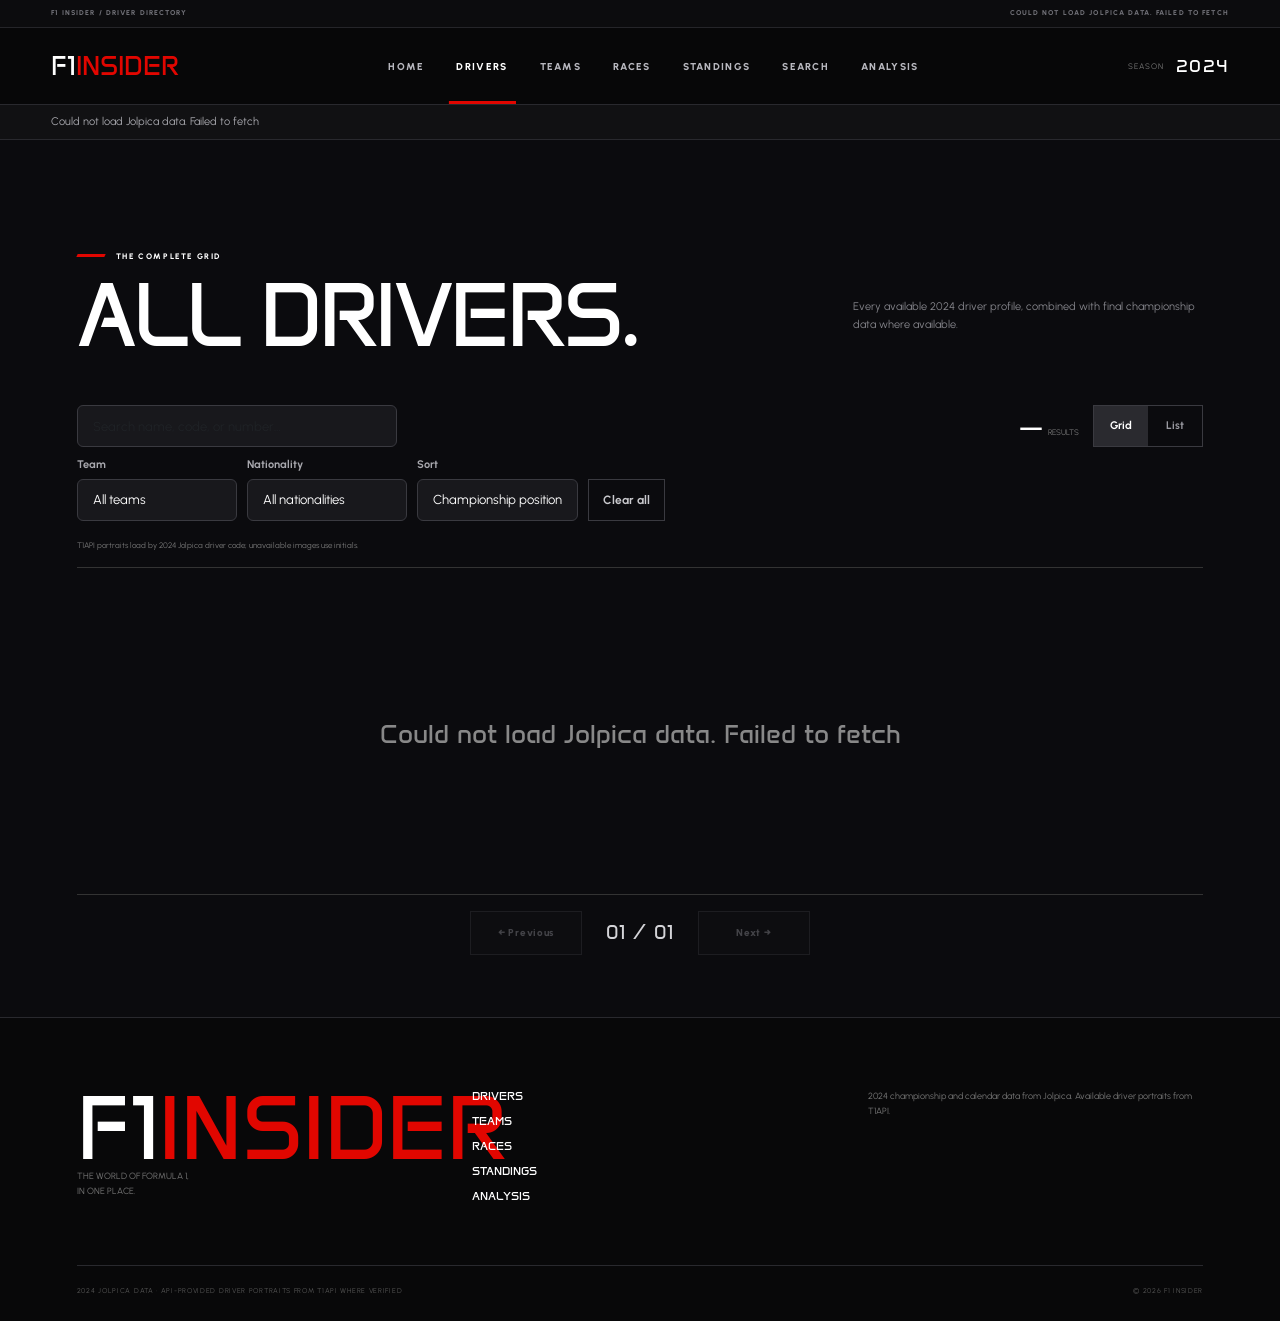
<file: 03-api-integration/drivers.html>
<!doctype html>
<html lang="en">

<head>
    <meta charset="UTF-8" />
    <meta name="viewport" content="width=device-width,initial-scale=1.0" />
    <meta name="description" content="F1 INSIDER 2024 driver directory." />
    <title>Drivers — F1 INSIDER</title>
    <link id="siteFavicon" rel="icon" href="data:," />
    <link href="https://cdn.jsdelivr.net/npm/bootstrap@5.3.3/dist/css/bootstrap.min.css" rel="stylesheet" crossorigin="anonymous" />
    <link rel="preconnect" href="https://fonts.googleapis.com" />
    <link rel="preconnect" href="https://fonts.gstatic.com" crossorigin />
    <link href="https://fonts.googleapis.com/css2?family=Anta&family=Urbanist:wght@400;500;600;700;800;900&display=swap"
        rel="stylesheet" />
    <link rel="stylesheet" href="assets/css/style.css" />
</head>

<body data-page="drivers">
    <div class="topline d-none d-sm-flex"><span>F1 INSIDER / DRIVER DIRECTORY</span><span>Jolpica championship data · 2024 season</span>
    </div>
    <header class="navbar navbar-expand-lg"><a class="brand" href="index.html"><img class="brand-f1-image" alt="Formula One logo" hidden><span class="brand-f1-fallback">F1</span><span>INSIDER</span></a><button class="menu navbar-toggler d-lg-none" id="menuButton" type="button" data-bs-toggle="collapse" data-bs-target="#nav" aria-controls="nav" aria-label="Toggle menu" aria-expanded="false">MENU</button>
        <nav id="nav" class="collapse navbar-collapse navbar-nav flex-row flex-wrap gap-3"><a class="nav-link" href="index.html">Home</a><a class="nav-link" href="drivers.html">Drivers</a><a class="nav-link" href="teams.html">Teams</a><a class="nav-link"
                href="races.html">Races</a><a class="nav-link" href="standings.html">Standings</a><a class="nav-link" href="search.html">Search</a><a class="nav-link" href="anatomy.html">Analysis</a></nav>
        <div class="season d-none d-md-flex">Season <b>2024</b></div>
    </header>
    <main>
        <section class="section drivers-section page-directory container-fluid">
            <div class="section-heading">
                <div>
                    <p class="eyebrow">The complete grid</p>
                    <h2>ALL DRIVERS.</h2>
                </div>
                <p>Every available 2024 driver profile, combined with final championship data where available.</p>
            </div>
            <div class="directory-tools filter-toolbar" data-filter-scope="drivers"><div class="filter-primary"><input class="search form-control" id="driverSearch" type="search" placeholder="Search name, code, or number…" aria-label="Search drivers" data-param="q" data-chip-label="Search" /><button class="filter-toggle" type="button" aria-expanded="false" aria-controls="driverFilters">Filters</button><div class="count" role="status"><b id="driverCount">0</b>results</div><div class="view-toggle" role="group" aria-label="Driver view"><button type="button" data-view-for="drivers" data-view="grid" aria-pressed="true">Grid</button><button type="button" data-view-for="drivers" data-view="list" aria-pressed="false">List</button></div></div><div class="filter-panel" id="driverFilters"><label>Team<select class="search form-select" id="driverTeamFilter" data-param="team" data-chip-label="Team"><option value="">All teams</option></select></label><label>Nationality<select class="search form-select" id="driverNationalityFilter" data-param="nationality" data-chip-label="Nationality"><option value="">All nationalities</option></select></label><label>Sort<select class="search form-select" id="driverSort" data-param="sort" data-default="position" data-chip-label="Sort"><option value="position">Championship position</option><option value="points">Points</option><option value="wins">Wins</option><option value="name">Alphabetical</option></select></label><button class="clear-filters" type="button">Clear all</button></div><div class="active-filters" aria-live="polite"></div><span class="portrait-status" id="portraitStatus" aria-live="polite"></span></div>
            <div class="driver-grid row g-3" id="driverGrid"></div>
            <div class="pagination" id="driverPagination"></div>
        </section>
    </main>
    <footer>
        <div class="footer-main">
            <div>
                <div class="footer-brand"><img class="brand-f1-image" alt="Formula One logo" hidden><span class="brand-f1-fallback">F1</span><span>INSIDER</span></div>
                <p>THE WORLD OF FORMULA 1,<br />IN ONE PLACE.</p>
            </div>
            <div class="footer-links"><a href="drivers.html">Drivers</a><a href="teams.html">Teams</a><a
                    href="races.html">Races</a><a href="standings.html">Standings</a><a href="anatomy.html">Analysis</a></div>
            <p>2024 championship and calendar data from Jolpica. Available driver portraits from T1API.</p>
        </div>
        <div class="copyright"><span>2024 Jolpica data · API-provided driver portraits from T1API where verified</span><span>© 2026 F1
                INSIDER</span></div>
    </footer>
    <div class="modal fade f1-modal" id="detailModal" tabindex="-1" aria-hidden="true">
        <div class="modal-dialog modal-xl modal-dialog-centered modal-dialog-scrollable">
            <div class="modal-content">
                <button class="modal-close btn" id="modalClose" data-bs-dismiss="modal" aria-label="Close">×</button>
                <div class="modal-content-inner" id="modalContent"></div>
            </div>
        </div>
    </div>
    <script src="https://cdn.jsdelivr.net/npm/bootstrap@5.3.3/dist/js/bootstrap.bundle.min.js" crossorigin="anonymous"></script>
    <script src="assets/js/brand.js"></script>
    <script src="assets/js/motion.js"></script>
    <script src="assets/js/script.js"></script>
</body>

</html>
</file>
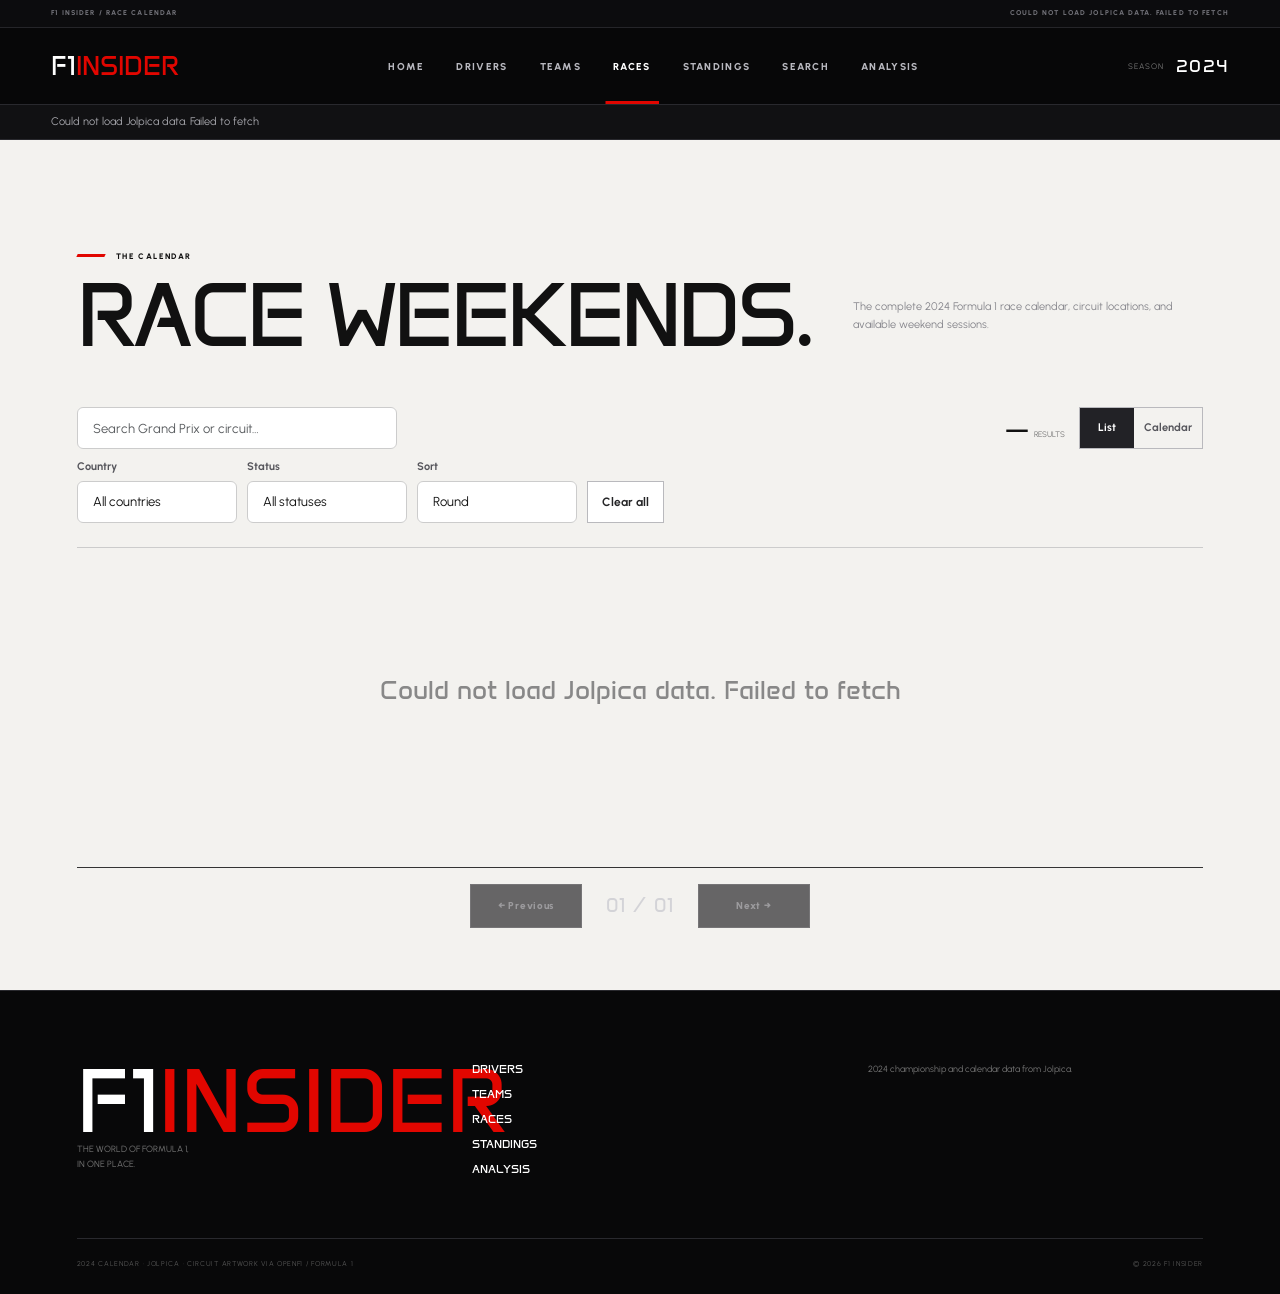
<file: 03-api-integration/races.html>
<!doctype html>
<html lang="en">

<head>
    <meta charset="UTF-8" />
    <meta name="viewport" content="width=device-width,initial-scale=1.0" />
    <meta name="description" content="F1 INSIDER 2024 race calendar." />
    <title>Races — F1 INSIDER</title>
    <link id="siteFavicon" rel="icon" href="data:," />
    <link href="https://cdn.jsdelivr.net/npm/bootstrap@5.3.3/dist/css/bootstrap.min.css" rel="stylesheet"
        crossorigin="anonymous" />
    <link rel="preconnect" href="https://fonts.googleapis.com" />
    <link rel="preconnect" href="https://fonts.gstatic.com" crossorigin />
    <link href="https://fonts.googleapis.com/css2?family=Anta&family=Urbanist:wght@400;500;600;700;800;900&display=swap"
        rel="stylesheet" />
    <link rel="stylesheet" href="assets/css/style.css" />
</head>

<body data-page="races">
    <div class="topline d-none d-sm-flex"><span>F1 INSIDER / RACE CALENDAR</span><span>Jolpica calendar data · 2024
            season</span></div>
    <header class="navbar navbar-expand-lg"><a class="brand" href="index.html"><img class="brand-f1-image"
                alt="Formula One logo" hidden><span class="brand-f1-fallback">F1</span><span>INSIDER</span></a><button
            class="menu navbar-toggler d-lg-none" id="menuButton" type="button" data-bs-toggle="collapse"
            data-bs-target="#nav" aria-controls="nav" aria-label="Toggle menu" aria-expanded="false">MENU</button>
        <nav id="nav" class="collapse navbar-collapse navbar-nav flex-row flex-wrap gap-3"><a class="nav-link"
                href="index.html">Home</a><a class="nav-link" href="drivers.html">Drivers</a><a class="nav-link"
                href="teams.html">Teams</a><a class="nav-link" href="races.html">Races</a><a class="nav-link"
                href="standings.html">Standings</a><a class="nav-link" href="search.html">Search</a><a class="nav-link"
                href="anatomy.html">Analysis</a></nav>
        <div class="season d-none d-md-flex">Season <b>2024</b></div>
    </header>
    <main>
        <section class="section races-section page-directory container-fluid">
            <div class="section-heading">
                <div>
                    <p class="eyebrow">The calendar</p>
                    <h2>RACE WEEKENDS.</h2>
                </div>
                <p>The complete 2024 Formula 1 race calendar, circuit locations, and available weekend sessions.</p>
            </div>
            <div class="directory-tools filter-toolbar" data-filter-scope="races">
                <div class="filter-primary"><input class="search form-control" id="raceSearch" type="search"
                        placeholder="Search Grand Prix or circuit…" aria-label="Search 2024 races" data-param="q"
                        data-chip-label="Search" /><button class="filter-toggle" type="button" aria-expanded="false"
                        aria-controls="raceFilters">Filters</button>
                    <div class="count" role="status"><b id="raceCount">0</b>results</div>
                    <div class="view-toggle" role="group" aria-label="Race view"><button type="button"
                            data-view-for="races" data-view="list" aria-pressed="true">List</button><button
                            type="button" data-view-for="races" data-view="calendar"
                            aria-pressed="false">Calendar</button></div>
                </div>
                <div class="filter-panel" id="raceFilters"><label>Country<select class="search form-select"
                            id="raceCountryFilter" data-param="country" data-chip-label="Country">
                            <option value="">All countries</option>
                        </select></label><label>Status<select class="search form-select" id="raceStatusFilter"
                            data-param="status" data-chip-label="Status">
                            <option value="">All statuses</option>
                        </select></label><label>Sort<select class="search form-select" id="raceSort" data-param="sort"
                            data-default="round" data-chip-label="Sort">
                            <option value="round">Round</option>
                            <option value="date">Date</option>
                            <option value="name">Race name</option>
                        </select></label><button class="clear-filters" type="button">Clear all</button></div>
                <div class="active-filters" aria-live="polite"></div>
            </div>
            <div class="race-list row g-3" id="raceList"></div>
            <div class="pagination" id="racePagination"></div>
        </section>
    </main>
    <footer>
        <div class="footer-main">
            <div>
                <div class="footer-brand"><img class="brand-f1-image" alt="Formula One logo" hidden><span
                        class="brand-f1-fallback">F1</span><span>INSIDER</span></div>
                <p>THE WORLD OF FORMULA 1,<br />IN ONE PLACE.</p>
            </div>
            <div class="footer-links"><a href="drivers.html">Drivers</a><a href="teams.html">Teams</a><a
                    href="races.html">Races</a><a href="standings.html">Standings</a><a href="anatomy.html">Analysis</a>
            </div>
            <p>2024 championship and calendar data from Jolpica.</p>
        </div>
        <div class="copyright"><span>2024 calendar · Jolpica · Circuit artwork via OpenF1 /
                Formula 1</span><span>© 2026 F1 INSIDER</span></div>
    </footer>
    <div class="modal fade f1-modal" id="detailModal" tabindex="-1" aria-hidden="true">
        <div class="modal-dialog modal-xl modal-dialog-centered modal-dialog-scrollable">
            <div class="modal-content">
                <button class="modal-close btn" id="modalClose" data-bs-dismiss="modal" aria-label="Close">×</button>
                <div class="modal-content-inner" id="modalContent"></div>
            </div>
        </div>
    </div>
    <script src="https://cdn.jsdelivr.net/npm/bootstrap@5.3.3/dist/js/bootstrap.bundle.min.js"
        crossorigin="anonymous"></script>
    <script src="assets/js/brand.js"></script>
    <script src="assets/js/motion.js"></script>
    <script src="assets/js/script.js"></script>
</body>

</html>
</file>
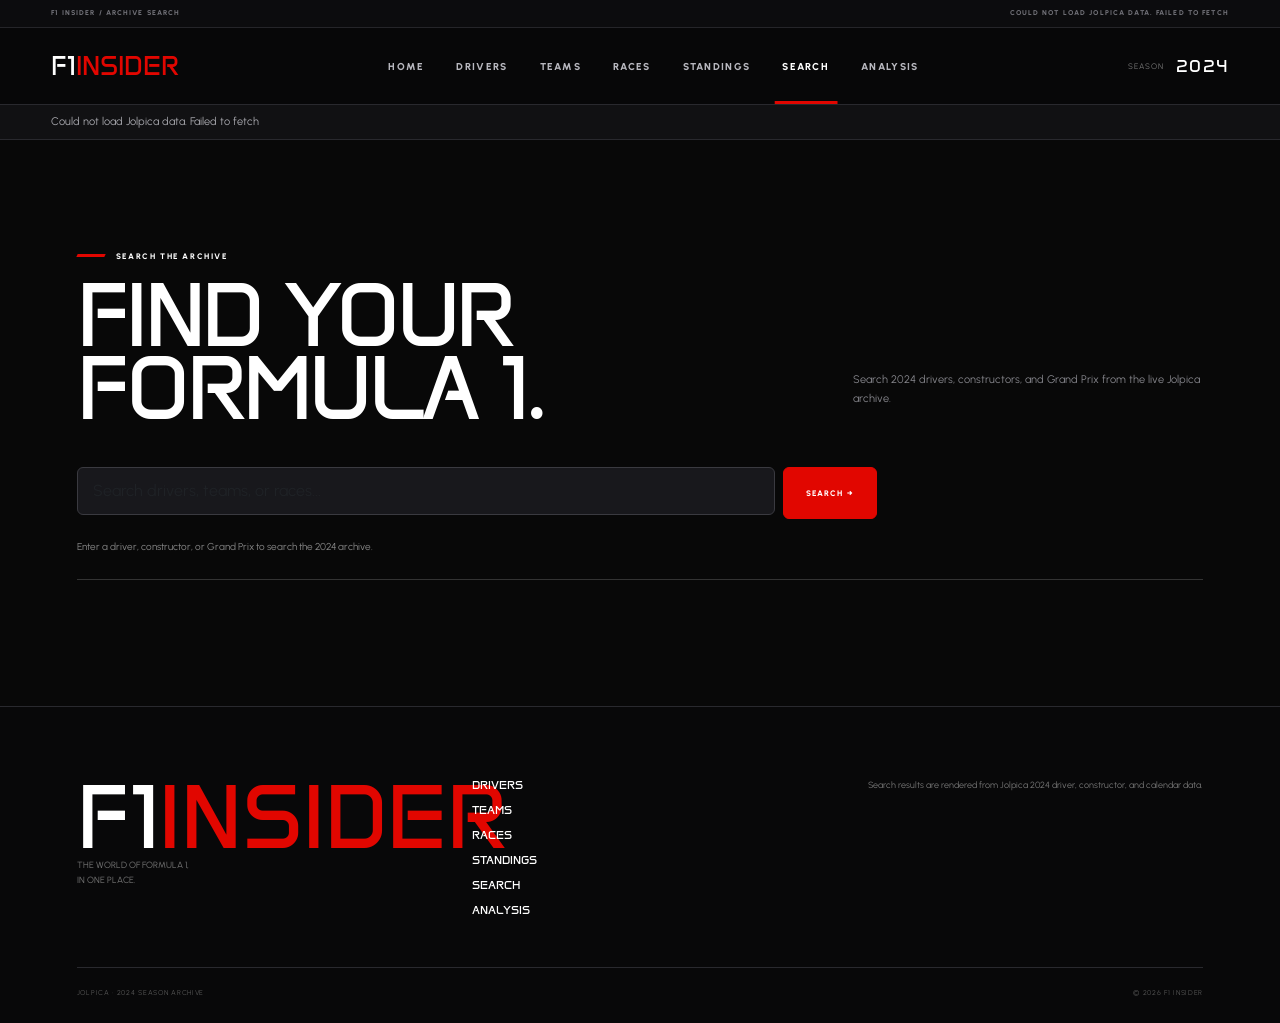
<file: 03-api-integration/search.html>
<!doctype html>
<html lang="en">

<head>
    <meta charset="UTF-8" />
    <meta name="viewport" content="width=device-width, initial-scale=1.0" />
    <meta name="description" content="Search the F1 INSIDER 2024 Formula 1 archive." />
    <title>Search — F1 INSIDER</title>
    <link id="siteFavicon" rel="icon" href="data:," />
    <link href="https://cdn.jsdelivr.net/npm/bootstrap@5.3.3/dist/css/bootstrap.min.css" rel="stylesheet"
        crossorigin="anonymous" />
    <link rel="preconnect" href="https://fonts.googleapis.com" />
    <link rel="preconnect" href="https://fonts.gstatic.com" crossorigin />
    <link href="https://fonts.googleapis.com/css2?family=Anta&family=Urbanist:wght@400;500;600;700;800;900&display=swap"
        rel="stylesheet" />
    <link rel="stylesheet" href="assets/css/style.css" />
</head>

<body data-page="search">
    <div class="topline d-none d-sm-flex"><span>F1 INSIDER / ARCHIVE SEARCH</span><span>Jolpica · 2024 season</span>
    </div>
    <header class="navbar navbar-expand-lg">
        <a class="brand" href="index.html"><img class="brand-f1-image" alt="Formula One logo" hidden><span
                class="brand-f1-fallback">F1</span><span>INSIDER</span></a>
        <button class="menu navbar-toggler d-lg-none" id="menuButton" type="button" data-bs-toggle="collapse"
            data-bs-target="#nav" aria-controls="nav" aria-label="Toggle menu" aria-expanded="false">MENU</button>
        <nav id="nav" class="collapse navbar-collapse navbar-nav flex-row flex-wrap gap-3"><a class="nav-link"
                href="index.html">Home</a><a class="nav-link" href="drivers.html">Drivers</a><a class="nav-link"
                href="teams.html">Teams</a><a class="nav-link" href="races.html">Races</a><a class="nav-link"
                href="standings.html">Standings</a><a class="nav-link" href="search.html">Search</a><a class="nav-link"
                href="anatomy.html">Analysis</a></nav>
        <div class="season d-none d-md-flex">Season <b>2024</b></div>
    </header>
    <main>
        <section class="section search-section page-directory container-fluid">
            <div class="section-heading">
                <div>
                    <p class="eyebrow">Search the archive</p>
                    <h2>FIND YOUR<br />FORMULA 1.</h2>
                </div>
                <p>Search 2024 drivers, constructors, and Grand Prix from the live Jolpica archive.</p>
            </div>
            <form id="searchForm" class="archive-search-form d-flex flex-wrap gap-2">
                <input class="search form-control" id="siteSearch" type="search" name="q"
                    placeholder="Search drivers, teams, or races..." aria-label="Search the 2024 F1 archive" />
                <button class="cta red btn btn-danger" type="submit">Search →</button>
            </form>
            <p class="search-status" id="searchStatus" aria-live="polite">Loading 2024 Formula 1 data...</p>
            <div class="search-results row g-3" id="searchResults"></div>
            <div class="pagination" id="searchPagination"></div>
        </section>
    </main>
    <footer>
        <div class="footer-main">
            <div>
                <div class="footer-brand"><img class="brand-f1-image" alt="Formula One logo" hidden><span
                        class="brand-f1-fallback">F1</span><span>INSIDER</span></div>
                <p>THE WORLD OF FORMULA 1,<br />IN ONE PLACE.</p>
            </div>
            <div class="footer-links"><a href="drivers.html">Drivers</a><a href="teams.html">Teams</a><a
                    href="races.html">Races</a><a href="standings.html">Standings</a><a href="search.html">Search</a><a
                    href="anatomy.html">Analysis</a></div>
            <p>Search results are rendered from Jolpica 2024 driver, constructor, and calendar data.</p>
        </div>
        <div class="copyright"><span>Jolpica · 2024 season archive</span><span>© 2026 F1 INSIDER</span></div>
    </footer>
    <div class="modal fade f1-modal" id="detailModal" tabindex="-1" aria-hidden="true">
        <div class="modal-dialog modal-xl modal-dialog-centered modal-dialog-scrollable">
            <div class="modal-content"><button class="modal-close btn" id="modalClose" data-bs-dismiss="modal"
                    aria-label="Close">×</button>
                <div class="modal-content-inner" id="modalContent"></div>
            </div>
        </div>
    </div>
    <script src="https://cdn.jsdelivr.net/npm/bootstrap@5.3.3/dist/js/bootstrap.bundle.min.js"
        crossorigin="anonymous"></script>
    <script src="assets/js/brand.js"></script>
    <script src="assets/js/motion.js"></script>
    <script src="assets/js/script.js"></script>
</body>

</html>
</file>
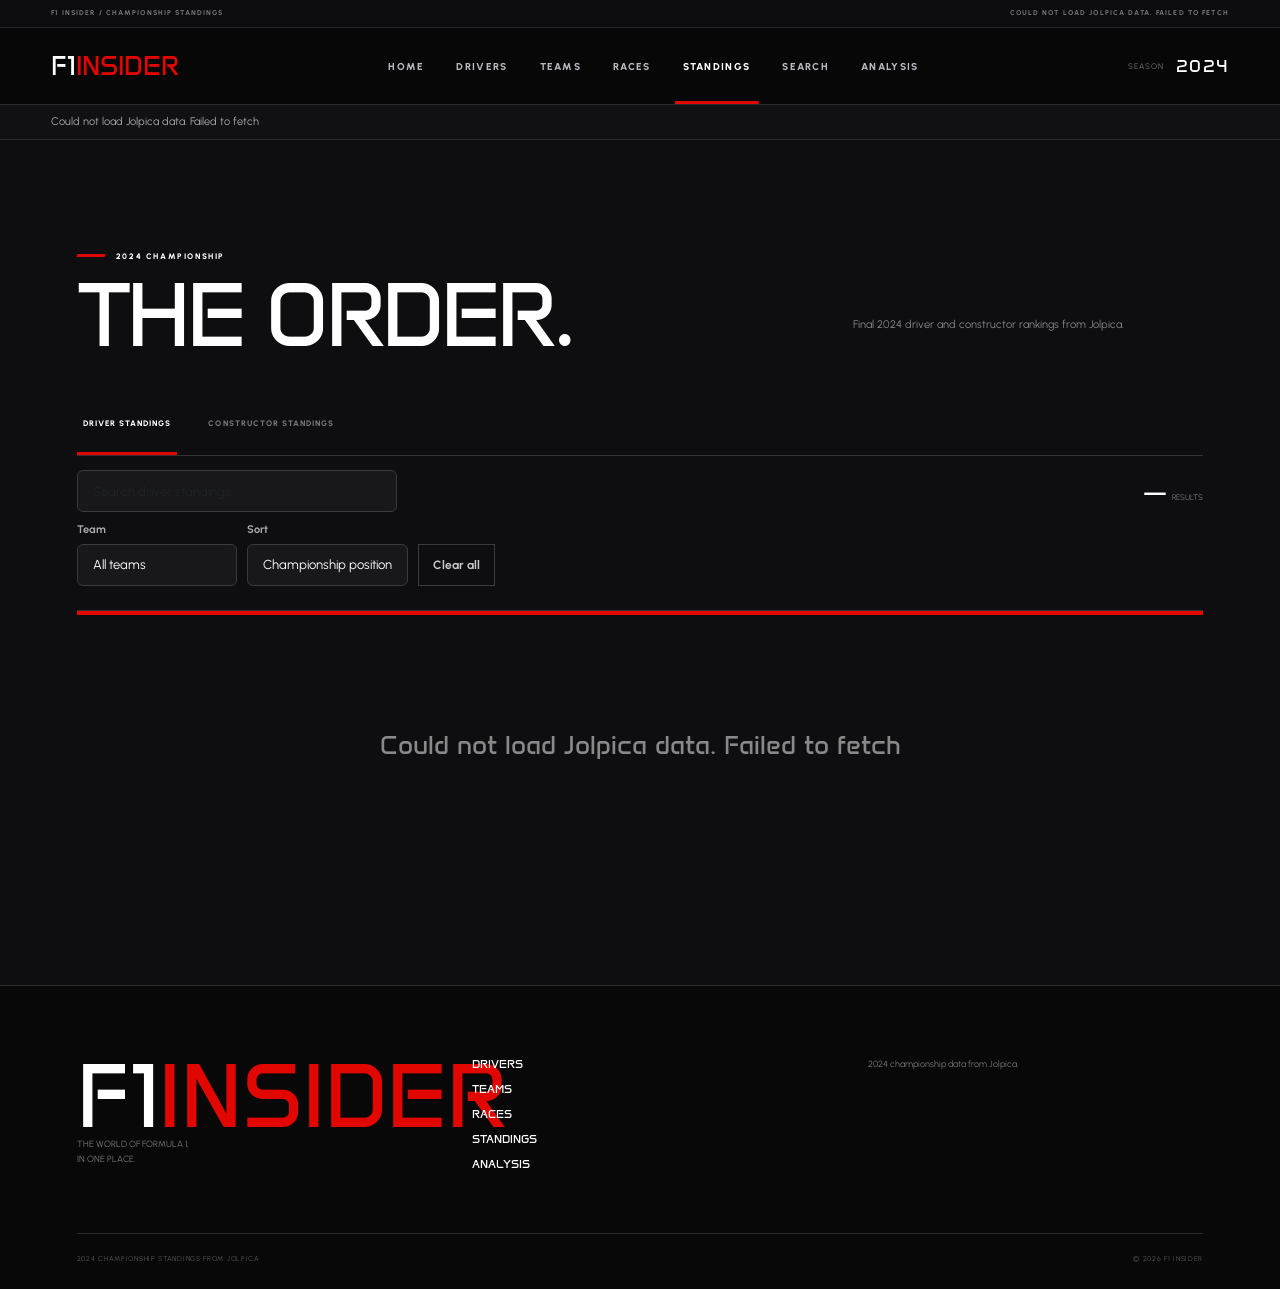
<file: 03-api-integration/standings.html>
<!doctype html>
<html lang="en">

<head>
    <meta charset="UTF-8" />
    <meta name="viewport" content="width=device-width,initial-scale=1.0" />
    <meta name="description" content="F1 INSIDER 2024 Formula 1 standings." />
    <title>Standings — F1 INSIDER</title>
    <link id="siteFavicon" rel="icon" href="data:," />
    <link href="https://cdn.jsdelivr.net/npm/bootstrap@5.3.3/dist/css/bootstrap.min.css" rel="stylesheet"
        crossorigin="anonymous" />
    <link rel="preconnect" href="https://fonts.googleapis.com" />
    <link rel="preconnect" href="https://fonts.gstatic.com" crossorigin />
    <link href="https://fonts.googleapis.com/css2?family=Anta&family=Urbanist:wght@400;500;600;700;800;900&display=swap"
        rel="stylesheet" />
    <link rel="stylesheet" href="assets/css/style.css" />
</head>

<body data-page="standings">
    <div class="topline d-none d-sm-flex"><span>F1 INSIDER / CHAMPIONSHIP STANDINGS</span><span>Jolpica championship
            data · 2024
            season</span></div>
    <header class="navbar navbar-expand-lg"><a class="brand" href="index.html"><img class="brand-f1-image"
                alt="Formula One logo" hidden><span class="brand-f1-fallback">F1</span><span>INSIDER</span></a><button
            class="menu navbar-toggler d-lg-none" id="menuButton" type="button" data-bs-toggle="collapse"
            data-bs-target="#nav" aria-controls="nav" aria-label="Toggle menu" aria-expanded="false">MENU</button>
        <nav id="nav" class="collapse navbar-collapse navbar-nav flex-row flex-wrap gap-3"><a class="nav-link"
                href="index.html">Home</a><a class="nav-link" href="drivers.html">Drivers</a><a class="nav-link"
                href="teams.html">Teams</a><a class="nav-link" href="races.html">Races</a><a class="nav-link"
                href="standings.html">Standings</a><a class="nav-link" href="search.html">Search</a><a class="nav-link"
                href="anatomy.html">Analysis</a></nav>
        <div class="season d-none d-md-flex">Season <b>2024</b></div>
    </header>
    <main>
        <section class="section standings-section page-directory container-fluid" id="standings">
            <div class="section-heading">
                <div>
                    <p class="eyebrow">2024 championship</p>
                    <h2>THE ORDER.</h2>
                </div>
                <p>Complete final driver and constructor classifications after 24 rounds.</p>
            </div>
            <div class="tabs" role="group" aria-label="Championship classifications"><button class="active"
                    data-tab="drivers" aria-pressed="true">Driver standings</button><button data-tab="teams"
                    aria-pressed="false">Constructor standings</button></div>
            <div class="directory-tools filter-toolbar" data-filter-scope="standings">
                <div class="filter-primary"><input class="search form-control" id="standingsSearch" type="search"
                        placeholder="Search driver standings…" aria-label="Search standings" data-param="q"
                        data-chip-label="Search" /><button class="filter-toggle" type="button" aria-expanded="false"
                        aria-controls="standingsFilters">Filters</button>
                    <div class="count" role="status"><b id="standingsCount">0</b>results</div>
                </div>
                <div class="filter-panel" id="standingsFilters"><label id="standingsTeamFilterLabel">Team<select
                            class="search form-select" id="standingsTeamFilter" data-param="team"
                            data-chip-label="Team">
                            <option value="">All teams</option>
                        </select></label><label>Sort<select class="search form-select" id="standingsSort"
                            data-param="sort" data-default="position" data-chip-label="Sort">
                            <option value="position">Championship position</option>
                            <option value="points">Points</option>
                            <option value="wins">Wins</option>
                        </select></label><button class="clear-filters" type="button">Clear all</button></div>
                <div class="active-filters" aria-live="polite"></div>
            </div>
            <div class="standings" id="standingsTable"></div>
        </section>
    </main>
    <footer>
        <div class="footer-main">
            <div>
                <div class="footer-brand"><img class="brand-f1-image" alt="Formula One logo" hidden><span
                        class="brand-f1-fallback">F1</span><span>INSIDER</span></div>
                <p>THE WORLD OF FORMULA 1,<br />IN ONE PLACE.</p>
            </div>
            <div class="footer-links"><a href="drivers.html">Drivers</a><a href="teams.html">Teams</a><a
                    href="races.html">Races</a><a href="standings.html">Standings</a><a href="anatomy.html">Analysis</a>
            </div>
            <p>2024 championship data from Jolpica.</p>
        </div>
        <div class="copyright"><span>2024 championship standings from Jolpica</span><span>© 2026 F1
                INSIDER</span></div>
    </footer>
    <div class="modal fade f1-modal" id="detailModal" tabindex="-1" aria-hidden="true">
        <div class="modal-dialog modal-xl modal-dialog-centered modal-dialog-scrollable">
            <div class="modal-content">
                <button class="modal-close btn" id="modalClose" data-bs-dismiss="modal" aria-label="Close">×</button>
                <div class="modal-content-inner" id="modalContent"></div>
            </div>
        </div>
    </div>
    <script src="https://cdn.jsdelivr.net/npm/bootstrap@5.3.3/dist/js/bootstrap.bundle.min.js"
        crossorigin="anonymous"></script>
    <script src="assets/js/brand.js"></script>
    <script src="assets/js/motion.js"></script>
    <script src="assets/js/script.js"></script>
</body>

</html>
</file>
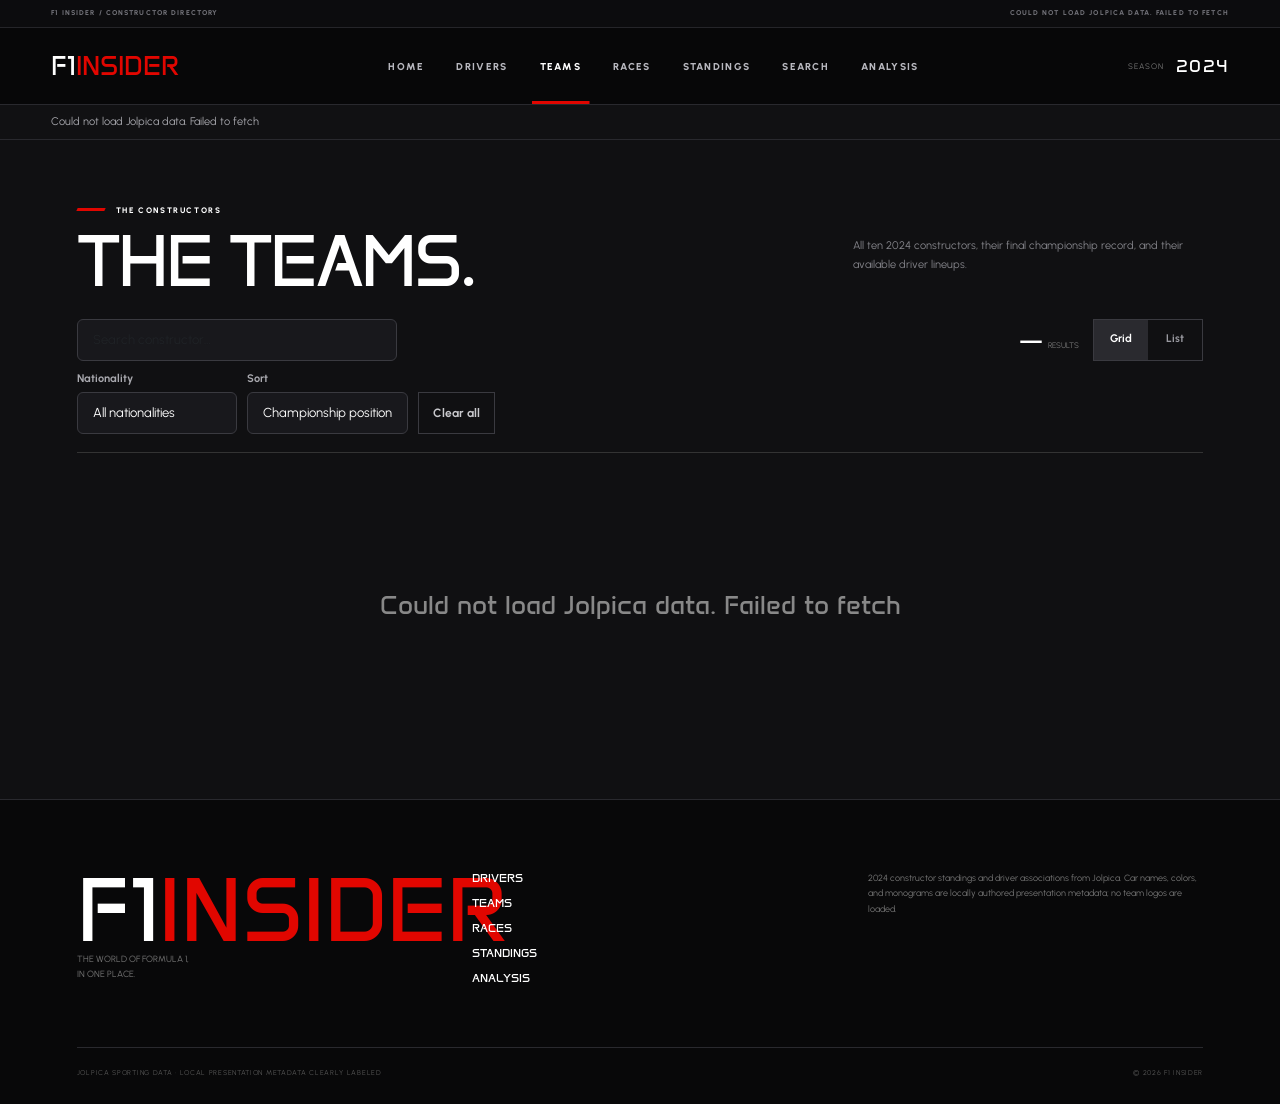
<file: 03-api-integration/teams.html>
<!doctype html>
<html lang="en">

<head>
    <meta charset="UTF-8" />
    <meta name="viewport" content="width=device-width,initial-scale=1.0" />
    <meta name="description" content="F1 INSIDER 2024 constructor directory." />
    <title>Teams — F1 INSIDER</title>
    <link id="siteFavicon" rel="icon" href="data:," />
    <link href="https://cdn.jsdelivr.net/npm/bootstrap@5.3.3/dist/css/bootstrap.min.css" rel="stylesheet"
        crossorigin="anonymous" />
    <link rel="preconnect" href="https://fonts.googleapis.com" />
    <link rel="preconnect" href="https://fonts.gstatic.com" crossorigin />
    <link href="https://fonts.googleapis.com/css2?family=Anta&family=Urbanist:wght@400;500;600;700;800;900&display=swap"
        rel="stylesheet" />
    <link rel="stylesheet" href="assets/css/style.css" />
</head>

<body data-page="teams">
    <div class="topline d-none d-sm-flex"><span>F1 INSIDER / CONSTRUCTOR DIRECTORY</span><span>Jolpica championship data
            · 2024 season</span></div>
    <header class="navbar navbar-expand-lg"><a class="brand" href="index.html"><img class="brand-f1-image"
                alt="Formula One logo" hidden><span class="brand-f1-fallback">F1</span><span>INSIDER</span></a><button
            class="menu navbar-toggler d-lg-none" id="menuButton" type="button" data-bs-toggle="collapse"
            data-bs-target="#nav" aria-controls="nav" aria-label="Toggle menu" aria-expanded="false">MENU</button>
        <nav id="nav" class="collapse navbar-collapse navbar-nav flex-row flex-wrap gap-3"><a class="nav-link"
                href="index.html">Home</a><a class="nav-link" href="drivers.html">Drivers</a><a class="nav-link"
                href="teams.html">Teams</a><a class="nav-link" href="races.html">Races</a><a class="nav-link"
                href="standings.html">Standings</a><a class="nav-link" href="search.html">Search</a><a class="nav-link"
                href="anatomy.html">Analysis</a></nav>
        <div class="season d-none d-md-flex">Season <b>2024</b></div>
    </header>
    <main>
        <section class="section teams-section page-directory container-fluid">
            <div class="section-heading">
                <div>
                    <p class="eyebrow">The constructors</p>
                    <h2>THE TEAMS.</h2>
                </div>
                <p>All ten 2024 constructors, their final championship record, and their available driver lineups.</p>
            </div>
            <div class="directory-tools"><input class="search form-control" id="teamSearch"
                    placeholder="Search teams..." aria-label="Search teams" />
                <div class="count"><b id="teamCount">0</b>results</div>
            </div>
            <div class="team-grid row g-3" id="teamGrid"></div>
        </section>
    </main>
    <footer>
        <div class="footer-main">
            <div>
                <div class="footer-brand"><img class="brand-f1-image" alt="Formula One logo" hidden><span
                        class="brand-f1-fallback">F1</span><span>INSIDER</span></div>
                <p>THE WORLD OF FORMULA 1,<br />IN ONE PLACE.</p>
            </div>
            <div class="footer-links"><a href="drivers.html">Drivers</a><a href="teams.html">Teams</a><a
                    href="races.html">Races</a><a href="standings.html">Standings</a><a href="anatomy.html">Analysis</a>
            </div>
            <p>2024 constructor standings and driver associations from Jolpica. Car names, colors, and monograms are
                locally authored presentation metadata; no team logos are loaded.</p>
        </div>
        <div class="copyright"><span>Jolpica sporting data · Local presentation metadata clearly labeled</span><span>©
                2026 F1 INSIDER</span></div>
    </footer>
    <div class="modal fade f1-modal" id="detailModal" tabindex="-1" aria-hidden="true">
        <div class="modal-dialog modal-xl modal-dialog-centered modal-dialog-scrollable">
            <div class="modal-content"><button class="modal-close btn" id="modalClose" data-bs-dismiss="modal"
                    aria-label="Close">×</button>
                <div class="modal-content-inner" id="modalContent"></div>
            </div>
        </div>
    </div>
    <script src="https://cdn.jsdelivr.net/npm/bootstrap@5.3.3/dist/js/bootstrap.bundle.min.js"
        crossorigin="anonymous"></script>
    <script src="assets/js/brand.js"></script>
    <script src="assets/js/motion.js"></script>
    <script src="assets/js/script.js"></script>
</body>

</html>
</file>
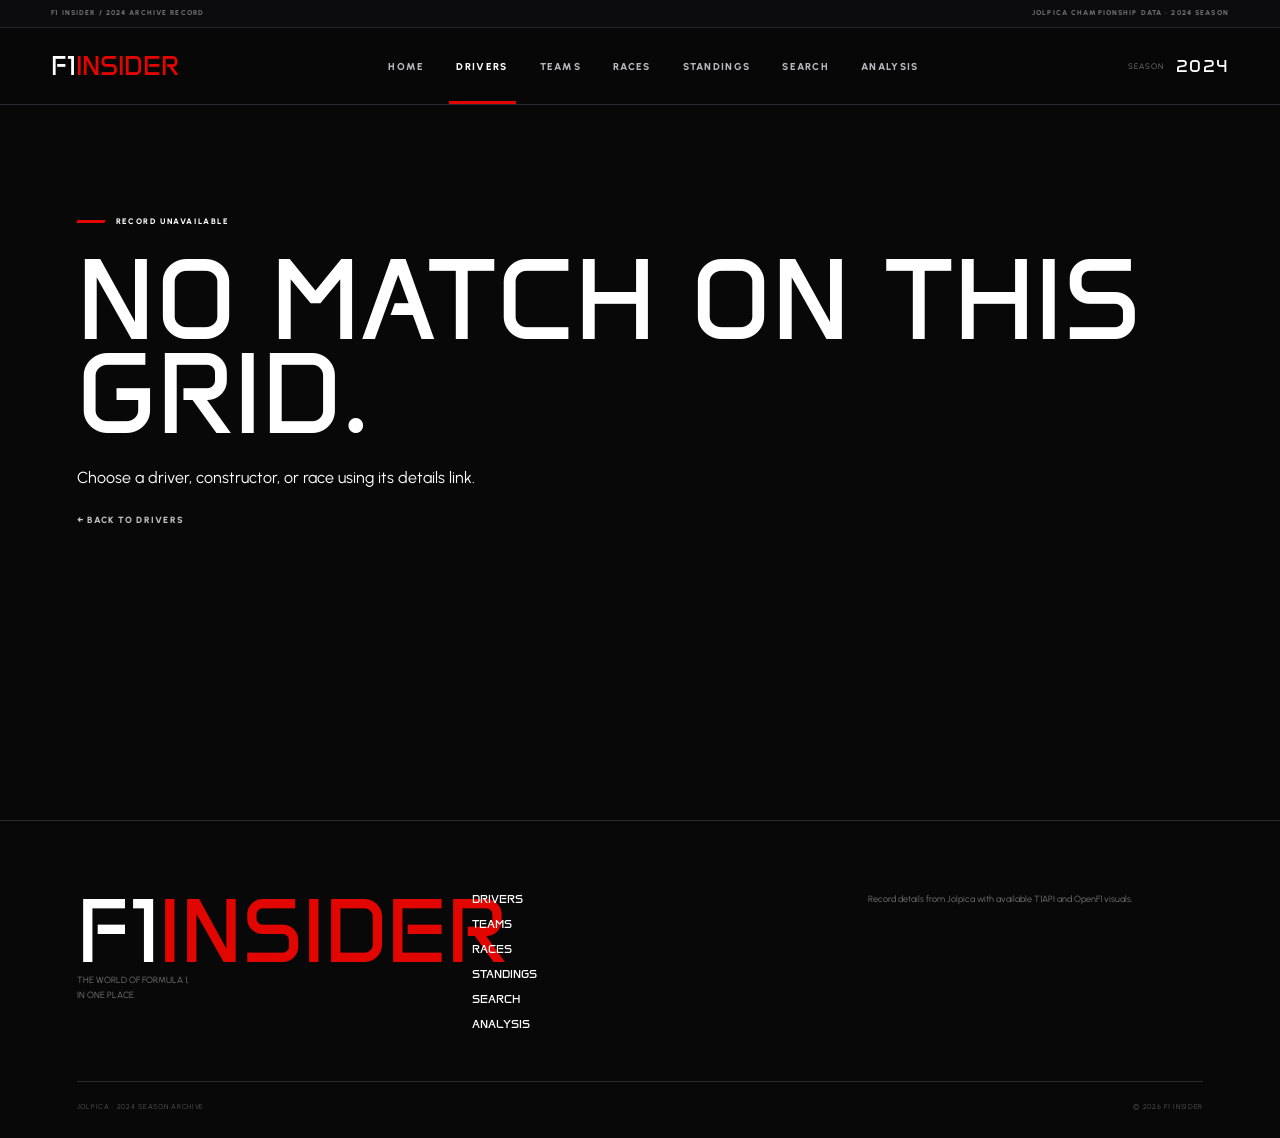
<file: 03-api-integration/view.html>
<!doctype html>
<html lang="en">

<head>
    <meta charset="UTF-8" />
    <meta name="viewport" content="width=device-width, initial-scale=1.0" />
    <meta name="description" content="View a driver, constructor, or Grand Prix in the F1 INSIDER 2024 archive." />
    <title>Archive Record — F1 INSIDER</title>
    <link id="siteFavicon" rel="icon" href="data:," />
    <link href="https://cdn.jsdelivr.net/npm/bootstrap@5.3.3/dist/css/bootstrap.min.css" rel="stylesheet"
        crossorigin="anonymous" />
    <link rel="preconnect" href="https://fonts.googleapis.com" />
    <link rel="preconnect" href="https://fonts.gstatic.com" crossorigin />
    <link href="https://fonts.googleapis.com/css2?family=Anta&family=Urbanist:wght@400;500;600;700;800;900&display=swap"
        rel="stylesheet" />
    <link rel="stylesheet" href="assets/css/style.css" />
</head>

<body data-page="view">
    <div class="topline d-none d-sm-flex"><span>F1 INSIDER / 2024 ARCHIVE RECORD</span><span>Jolpica data · 2024
            season</span></div>
    <header class="navbar navbar-expand-lg">
        <a class="brand" href="index.html"><img class="brand-f1-image" alt="Formula One logo" hidden><span
                class="brand-f1-fallback">F1</span><span>INSIDER</span></a>
        <button class="menu navbar-toggler d-lg-none" id="menuButton" type="button" data-bs-toggle="collapse"
            data-bs-target="#nav" aria-controls="nav" aria-label="Toggle menu" aria-expanded="false">MENU</button>
        <nav id="nav" class="collapse navbar-collapse navbar-nav flex-row flex-wrap gap-3"><a class="nav-link"
                href="index.html">Home</a><a class="nav-link" href="drivers.html">Drivers</a><a class="nav-link"
                href="teams.html">Teams</a><a class="nav-link" href="races.html">Races</a><a class="nav-link"
                href="standings.html">Standings</a><a class="nav-link" href="search.html">Search</a><a class="nav-link"
                href="anatomy.html">Analysis</a></nav>
        <div class="season d-none d-md-flex">Season <b>2024</b></div>
    </header>
    <main>
        <section class="section view-section page-directory container-fluid">
            <div id="viewDetail" class="view-detail" aria-live="polite">
                <div class="empty">LOADING 2024 ARCHIVE RECORD...</div>
            </div>
        </section>
    </main>
    <footer>
        <div class="footer-main">
            <div>
                <div class="footer-brand"><img class="brand-f1-image" alt="Formula One logo" hidden><span
                        class="brand-f1-fallback">F1</span><span>INSIDER</span></div>
                <p>THE WORLD OF FORMULA 1,<br />IN ONE PLACE.</p>
            </div>
            <div class="footer-links"><a href="drivers.html">Drivers</a><a href="teams.html">Teams</a><a
                    href="races.html">Races</a><a href="standings.html">Standings</a><a href="search.html">Search</a><a
                    href="anatomy.html">Analysis</a></div>
            <p>Record details from Jolpica with available T1API and OpenF1 visuals.</p>
        </div>
        <div class="copyright"><span>Jolpica · 2024 season archive</span><span>© 2026 F1 INSIDER</span></div>
    </footer>
    <div class="modal fade f1-modal" id="detailModal" tabindex="-1" aria-hidden="true">
        <div class="modal-dialog modal-xl modal-dialog-centered modal-dialog-scrollable">
            <div class="modal-content"><button class="modal-close btn" id="modalClose" data-bs-dismiss="modal"
                    aria-label="Close">×</button>
                <div class="modal-content-inner" id="modalContent"></div>
            </div>
        </div>
    </div>
    <script src="https://cdn.jsdelivr.net/npm/bootstrap@5.3.3/dist/js/bootstrap.bundle.min.js"
        crossorigin="anonymous"></script>
    <script src="assets/js/brand.js"></script>
    <script src="assets/js/motion.js"></script>
    <script src="assets/js/script.js"></script>
</body>

</html>
</file>
<file: 01-bento-layout/style.css>
:root {
  --bg-cream: #FAF7F2;
  --card-bg: #FFFFFF;
  --border-dark: #1E1B18;
  --pink-pastel: #FCE7F3;
  --sage-pastel: #D1FAE5;
  --yellow-pastel: #FEF08A;
  --lavender-pastel: #EDE9FE;
  --blue-pastel: #E0F2FE;
}

html {
  font-size: clamp(14px, 3.4vw, 15px);
}

body {
  margin: 0;
  padding-block: 24px;
  background-color: var(--bg-cream);
  color: var(--border-dark);
  font-family: 'Plus Jakarta Sans', sans-serif;
  background-image: radial-gradient(#d1d5db 1px, transparent 1px);
  background-size: 24px 24px;
}

.font-hand {
  font-family: 'Patrick Hand', cursive;
}

.font-fredoka {
  font-family: 'Fredoka', sans-serif;
}

.site-footer {
  padding: 1rem .5rem .25rem;
  color: #5f5a55;
  font-size: 1rem;
}

.loading-overlay {
  position: fixed;
  inset: 0;
  z-index: 2000;
  display: grid;
  place-items: center;
  background: var(--bg-cream);
  opacity: 1;
  visibility: visible;
  transition: opacity .45s ease, visibility 0s linear .45s;
}

.loading-overlay.is-dismissed {
  opacity: 0;
  visibility: hidden;
  pointer-events: none;
}

.loading-logo {
  font-size: clamp(3.25rem, 10vw, 4.5rem);
}

.loading-exclamation {
  position: relative;
  display: inline-block;
  color: transparent;
  -webkit-text-fill-color: transparent;
  -webkit-text-stroke: .035em #ffc107;
  animation: popExclamation .6s cubic-bezier(.34, 1.56, .64, 1) both, exclamationOutline 1.1s ease .2s forwards;
}

.loading-exclamation-fill {
  position: absolute;
  inset: 0;
  color: #ffc107;
  -webkit-text-fill-color: #ffc107;
  -webkit-text-stroke: 0;
  clip-path: inset(100% 0 0 0);
  animation: fillExclamation 1.1s cubic-bezier(.16, 1, .3, 1) .2s forwards;
}

.loading-lockup p {
  font-size: 1.15rem;
}

.hero-pass-stats {
  display: grid;
  grid-template-columns: repeat(3, minmax(0, 1fr));
  gap: .45rem;
}

.hero-pass-stat {
  display: flex;
  align-items: center;
  gap: .4rem;
  min-width: 0;
  padding: .45rem;
  border: 1.5px solid var(--border-dark);
  border-radius: 12px;
  background: #fff;
  box-shadow: 2px 2px 0 rgb(30 27 24 / 18%);
}

.hero-pass-stat > .ui-icon {
  flex: 0 0 1.1rem;
  width: 1.1rem;
  height: 1.1rem;
}

.hero-pass-stat > span {
  display: grid;
  min-width: 0;
  line-height: 1.1;
}

.hero-pass-stat strong {
  overflow: hidden;
  font: 700 .8rem/1.1 'Fredoka', sans-serif;
  text-overflow: ellipsis;
  white-space: nowrap;
}

.hero-pass-stat small {
  color: #4b5563;
  font-size: .62rem;
  line-height: 1.15;
}

.active-neighborhood-badge {
  font-size: .72rem;
  white-space: nowrap;
}

.loading-overlay.reduce-motion,
.loading-overlay.reduce-motion * {
  animation: none !important;
  transition: none !important;
}

@keyframes fillExclamation {
  from { clip-path: inset(100% 0 0 0); }
  to { clip-path: inset(0 0 0 0); }
}

@keyframes popExclamation {
  0% { opacity: 0; transform: scale(.6) rotate(-5deg); }
  100% { opacity: 1; transform: scale(1) rotate(0); }
}

@keyframes exclamationOutline {
  0%, 88% { -webkit-text-stroke-width: .035em; }
  100% { -webkit-text-stroke-width: 0; }
}

/* Bento Card Styles */
.bento-card {
  background: var(--card-bg);
  border: 2.5px solid var(--border-dark);
  border-radius: 22px;
  box-shadow: 4px 5px 0px var(--border-dark);
  transition: transform 0.25s ease, box-shadow 0.25s ease;
  position: relative;
}

.bento-card:is(article, .tilt-left, .tilt-right, .tilt-slight):hover {
  transform: translateY(-4px) scale(1.01) rotate(var(--card-rotation, 0deg));
  box-shadow: 6px 7px 0px var(--border-dark);
}

/* Rotations & Scrapbook Tilts */
.tilt-left {
  --card-rotation: -1.8deg;
  transform: rotate(var(--card-rotation));
}

.tilt-right {
  --card-rotation: 1.5deg;
  transform: rotate(var(--card-rotation));
}

.tilt-slight {
  --card-rotation: -0.8deg;
  transform: rotate(var(--card-rotation));
}

.tape-accent {
  position: absolute;
  top: -12px;
  left: 50%;
  transform: translateX(-50%) rotate(-2deg);
  width: 90px;
  height: 24px;
  background: rgba(253, 224, 71, 0.85);
  border: 1px dashed var(--border-dark);
  z-index: 10;
}

.btn-bento {
  border: 2px solid var(--border-dark);
  border-radius: 14px;
  font-weight: 700;
  box-shadow: 2px 3px 0px var(--border-dark);
  transition: all 0.15s ease;
}

.btn-bento:hover {
  transform: translate(-1px, -1px);
  box-shadow: 4px 5px 0px var(--border-dark);
}

.btn-bento:focus-visible {
  outline: 3px solid var(--border-dark);
  outline-offset: 3px;
}

.category-filter.active {
  background: #212529 !important;
  color: #fff !important;
}

.map-hint {
  color: #343039;
  font-weight: 600;
}

.budget-value {
  color: #1e1b18;
}

#budgetRange {
  height: 1.25rem;
  accent-color: #166534;
}

#budgetRange::-webkit-slider-runnable-track {
  height: .55rem;
  background: #86b99a;
  border: 2px solid #1e1b18;
  border-radius: 1rem;
}

#budgetRange::-moz-range-track {
  height: .55rem;
  background: #86b99a;
  border: 2px solid #1e1b18;
  border-radius: 1rem;
}

.destination-art {
  height: 110px;
  min-height: 110px;
  flex: 0 0 110px;
  display: flex;
  align-items: center;
  justify-content: space-between;
  position: relative;
  padding: .75rem 4.25rem .75rem 1rem;
  border-bottom: 2px solid var(--border-dark);
  overflow: hidden;
}

.destination-photo,
.destination-photo-placeholder {
  position: absolute;
  inset: 0;
  width: 100%;
  height: 100%;
}

.destination-photo {
  object-fit: cover;
}

.destination-photo-placeholder {
  display: flex;
  align-items: center;
  justify-content: center;
  gap: .75rem;
  background-color: var(--photo-tone, var(--blue-pastel));
  background-image: repeating-linear-gradient(135deg, rgb(255 255 255 / 18%) 0 10px, transparent 10px 20px);
  color: var(--border-dark);
}

.destination-photo-placeholder .art-icon {
  width: 3.25rem;
  height: 3.25rem;
}

.destination-photo-placeholder small {
  padding: .3rem .5rem;
  border: 1.5px solid var(--border-dark);
  border-radius: 999px;
  background: rgb(255 255 255 / 88%);
  font-size: .62rem;
  font-weight: 800;
  letter-spacing: .04em;
}

.photo-credit {
  position: absolute;
  bottom: .45rem;
  left: .55rem;
  z-index: 1;
  padding: .15rem .35rem;
  border: 1px solid var(--border-dark);
  border-radius: 999px;
  background: rgb(255 255 255 / 88%);
  color: var(--border-dark);
  font-size: .58rem;
  font-weight: 700;
}

.destination-card {
  display: flex;
  flex-direction: column;
}

.destination-card-body {
  display: flex;
  flex-direction: column;
}

.destination-title {
  min-width: 0;
  font-size: 1.1rem;
  line-height: 1.15;
}

.destination-location {
  font-size: .75rem;
}

.destination-tag {
  padding: .2rem .4rem;
  font-size: .68rem;
}

.destination-action {
  padding: .3rem .45rem;
  font-size: .78rem;
  line-height: 1.2;
  white-space: nowrap;
}

.btn-add-plan {
  border: 2px solid var(--border-dark);
  border-radius: 12px;
  background: #fff;
  color: var(--border-dark);
  font-weight: 700;
  box-shadow: 2px 2px 0 var(--border-dark);
  transition: background-color .18s ease, color .18s ease, box-shadow .18s ease, transform .18s ease;
}

.btn-add-plan.is-added {
  background: var(--border-dark);
  color: #fff;
  box-shadow: none;
  transform: translateY(2px);
}

.btn-add-plan.is-added:hover {
  background: #343039;
  color: #fff;
}

.amenity-list {
  display: flex;
  flex-wrap: wrap;
  gap: .25rem;
}

.save-art-btn {
  position: absolute;
  top: .65rem;
  right: .65rem;
  z-index: 1;
}

.destination-featured .art-icon {
  width: 3.25rem;
  height: 3.25rem;
}

.place-category,
.save-art-btn {
  z-index: 1;
}

.save-art-btn {
  backdrop-filter: blur(4px);
}

.details-dialog {
  width: min(92vw, 520px);
  max-width: none;
  max-height: min(90vh, 760px);
  padding: 0;
  overflow: auto;
  color: var(--border-dark);
  background: var(--card-bg);
  border: 2.5px solid var(--border-dark);
  border-radius: 22px;
  box-shadow: 8px 10px 0 var(--border-dark);
}

.details-dialog::backdrop {
  background: rgb(30 27 24 / 58%);
  backdrop-filter: blur(3px);
}

.details-art {
  height: 180px;
  display: flex;
  align-items: center;
  justify-content: center;
  position: relative;
  overflow: hidden;
  border-bottom: 2px solid var(--border-dark);
}

.details-photo,
.details-photo-placeholder {
  width: 100%;
  height: 100%;
}

.details-photo {
  object-fit: cover;
}

.details-photo-placeholder {
  display: grid;
  place-content: center;
  justify-items: center;
  gap: .5rem;
  background-color: var(--photo-tone, var(--blue-pastel));
  background-image: repeating-linear-gradient(135deg, rgb(255 255 255 / 18%) 0 12px, transparent 12px 24px);
  color: var(--border-dark);
  font: 700 .7rem/1 'Plus Jakarta Sans', sans-serif;
  letter-spacing: .08em;
  text-transform: uppercase;
}

.details-art button {
  position: absolute;
  top: .75rem;
  right: .75rem;
  font-size: 1rem;
  z-index: 1;
}

.map-preview {
  height: clamp(280px, 34vw, 420px);
  display: grid;
  place-items: center;
  overflow: hidden;
}

.neighborhood-map {
  display: block;
  width: 100%;
  height: 100%;
  object-fit: contain;
}

.map-dialog {
  width: min(96vw, 1200px);
  height: min(94vh, 1000px);
  max-width: none;
  max-height: none;
  padding: 0;
  overflow: hidden;
  color: var(--border-dark);
  background: var(--bg-cream);
  border: 2.5px solid var(--border-dark);
  border-radius: 22px;
  box-shadow: 8px 10px 0 var(--border-dark);
}

.map-dialog::backdrop {
  background: rgb(30 27 24 / 68%);
  backdrop-filter: blur(3px);
}

.map-dialog-header {
  min-height: 76px;
  background: #fff;
  border-bottom: 2px solid var(--border-dark);
}

.map-dialog-header input[type="range"] {
  width: 130px;
  accent-color: #166534;
}

.map-canvas {
  height: calc(100% - 76px);
  padding: .75rem;
  overflow: auto;
  text-align: center;
  cursor: grab;
  touch-action: none;
  user-select: none;
}

.map-canvas:active {
  cursor: grabbing;
}

.map-canvas img {
  display: block;
  width: 100%;
  height: auto;
  margin: 0 auto;
  pointer-events: none;
}

.amenity-list {
  display: flex;
  flex-wrap: wrap;
  gap: .35rem;
}

.amenity-badge {
  padding: .2rem .45rem;
  border: 1.5px solid var(--border-dark);
  border-radius: 999px;
  background: #fff;
  font-size: .68rem;
  font-weight: 700;
  line-height: 1.2;
}

.itinerary-card {
  background: #fffdf5;
  border-radius: 10px 24px 18px 14px;
  border-style: dashed;
  transform: rotate(.35deg);
  display: flex;
  flex-direction: column;
}

.receipt-stamp {
  display: grid;
  place-items: center;
  width: 58px;
  height: 58px;
  border: 2px solid var(--border-dark);
  border-radius: 50%;
  color: #dc2626;
  font: 700 .7rem/1 'Fredoka', sans-serif;
  text-align: center;
  transform: rotate(8deg);
}

.itinerary-list {
  display: grid;
  gap: .5rem;
  flex: 1;
}

.itinerary-item {
  display: grid;
  grid-template-columns: minmax(0, 1fr) auto;
  gap: .35rem .65rem;
  padding: .65rem .75rem;
  border: 1.5px solid rgb(30 27 24 / 28%);
  border-radius: 12px;
  background: #fff;
  box-shadow: 2px 2px 0 rgb(30 27 24 / 18%);
}

.itinerary-time-row,
.itinerary-stop-heading,
.itinerary-address,
.itinerary-tags {
  grid-column: 1 / -1;
}

.itinerary-time-row,
.itinerary-stop-heading,
.itinerary-tags {
  display: flex;
  align-items: center;
  justify-content: space-between;
  gap: .5rem;
}

.itinerary-time-badge {
  padding: .25rem .55rem;
  border: 1.5px solid var(--border-dark);
  border-radius: 999px;
  background: #212529;
  color: #fff;
  font: 700 .66rem/1.2 'Fredoka', sans-serif;
  letter-spacing: .035em;
  text-transform: uppercase;
}

.itinerary-stop-heading {
  font-family: 'Fredoka', sans-serif;
}

.itinerary-price {
  white-space: nowrap;
  font-family: 'Fredoka', sans-serif;
}

.itinerary-address {
  margin: 0;
  color: #5b6470;
  font-size: .78rem;
  overflow-wrap: anywhere;
}

.itinerary-item button {
  display: grid;
  width: 2rem;
  height: 2rem;
  place-items: center;
  border: 1.5px solid var(--border-dark);
  border-radius: 50%;
  padding: 0;
  line-height: 1;
}

.itinerary-item button .ui-icon {
  width: .9rem;
  height: .9rem;
}

.route-connector {
  display: grid;
  grid-template-columns: .5rem 1fr;
  column-gap: .6rem;
  min-height: 1rem;
  margin-left: 1.4rem;
  color: #5b6470;
  font-size: .72rem;
}

.route-connector::before {
  content: "";
  justify-self: center;
  border-left: 2px dashed #6b7280;
}

.route-connector span {
  align-self: center;
}

.itinerary-progress {
  height: .7rem;
  overflow: hidden;
  border: 1.5px solid var(--border-dark);
  border-radius: 999px;
  background: #fff;
}

.itinerary-progress .progress-bar {
  transition: width .3s ease, background-color .2s ease;
}

.itinerary-route-summary {
  flex-wrap: wrap;
  gap: .35rem .75rem;
  border-color: rgb(30 27 24 / 38%) !important;
  font-size: .88rem;
}

.route-provider-note {
  width: 100%;
  color: #5b6470;
  font-size: .75rem;
}

.itinerary-summary + .d-grid .btn.disabled {
  pointer-events: none;
  opacity: .55;
}

.itinerary-empty {
  display: flex;
  align-items: center;
  gap: .65rem;
  padding: 1rem 0;
  color: #6b7280;
}

.itinerary-empty-icon {
  display: grid;
  flex: 0 0 2rem;
  width: 2rem;
  height: 2rem;
  place-items: center;
  border: 2px solid var(--border-dark);
  border-radius: 50%;
  background: var(--yellow-pastel);
  color: var(--border-dark);
  font: 700 1rem/1 'Fredoka', sans-serif;
}

.itinerary-empty-icon .ui-icon {
  width: 1.15rem;
  height: 1.15rem;
}

.planner-journal {
  background-image: linear-gradient(rgb(255 255 255 / 14%) 1px, transparent 1px);
  background-size: 100% 2rem;
}

.checklist-divider {
  border-top: 2px dashed rgb(30 27 24 / 45%);
}

.checklist-list {
  display: grid;
  gap: .5rem;
}

.checklist-item {
  position: relative;
  padding: .55rem .65rem;
  border: 1.5px dashed rgb(30 27 24 / 58%);
  border-radius: 10px;
  background: #fffdf5;
  box-shadow: 2px 2px 0 rgb(30 27 24 / 22%);
}

.checklist-item input {
  position: absolute;
  width: 1px;
  height: 1px;
  overflow: hidden;
  opacity: 0;
}

.checklist-item label {
  display: flex;
  align-items: center;
  gap: .65rem;
  cursor: pointer;
  line-height: 1.25;
}

.checklist-item label::before {
  content: "";
  flex: 0 0 1.1rem;
  width: 1.1rem;
  height: 1.1rem;
  border: 2px solid var(--border-dark);
  border-radius: 4px;
  background: #fff;
  transition: background-color .18s ease, transform .18s ease;
}

.checklist-item label span {
  position: relative;
  color: var(--border-dark);
  transition: color .18s ease;
}

.checklist-item label span::after {
  content: "";
  position: absolute;
  top: 52%;
  left: 0;
  width: 100%;
  height: 2px;
  background: currentColor;
  transform: scaleX(0);
  transform-origin: left;
  transition: transform .25s ease;
}

.checklist-item input:checked + label::before {
  background: var(--sage-pastel);
  transform: rotate(-5deg) scale(1.08);
}

.checklist-item input:checked + label span {
  color: #59645c;
}

.checklist-item input:checked + label span::after {
  transform: scaleX(1);
}

.checklist-item input:focus-visible + label::before {
  outline: 3px solid #1d4ed8;
  outline-offset: 3px;
}

.quest-count {
  min-width: 2.25rem;
  padding: .2rem .5rem;
  border: 1.5px solid var(--border-dark);
  border-radius: 999px;
  background: #fffdf5;
  text-align: center;
}

.envelope-button {
  position: relative;
  overflow: hidden;
}

.envelope-button::after {
  content: "";
  position: absolute;
  inset: 0;
  background: linear-gradient(110deg, transparent 35%, rgb(255 255 255 / 25%) 50%, transparent 65%);
  transform: translateX(-120%);
  transition: transform .45s ease;
}

.envelope-button:hover::after,
.envelope-button:focus-visible::after {
  transform: translateX(120%);
}

.mystery-envelope {
  display: grid;
  place-items: center;
  width: 76px;
  height: 56px;
  margin-inline: auto;
  border: 2px solid var(--border-dark);
  border-radius: 8px;
  background: #fca5a5;
  box-shadow: 3px 4px 0 var(--border-dark);
  transform: rotate(-3deg);
}

.mystery-envelope .ui-icon {
  width: 2rem;
  height: 2rem;
}

.mystery-envelope.reveal {
  animation: envelopeFlip .65s ease;
}

@keyframes envelopeFlip {
  0% { transform: rotate(-3deg) scale(1); }
  45% { transform: rotate(8deg) scale(1.12); }
  100% { transform: rotate(-3deg) scale(1); }
}

.saved-drawer-backdrop {
  position: fixed;
  inset: 0;
  z-index: 1040;
  background: rgb(30 27 24 / 42%);
  opacity: 0;
  pointer-events: none;
  transition: opacity .2s ease;
}

.saved-drawer-backdrop.is-visible {
  opacity: 1;
  pointer-events: auto;
}

.saved-drawer {
  position: fixed;
  inset: 0 0 0 auto;
  z-index: 1050;
  width: min(92vw, 420px);
  padding: 1.25rem;
  overflow-y: auto;
  background: var(--bg-cream);
  border-left: 2.5px solid var(--border-dark);
  box-shadow: -8px 0 0 var(--border-dark);
  transform: translateX(105%);
  transition: transform .25s ease;
}

.saved-drawer.is-open {
  transform: translateX(0);
}

.saved-drawer-list {
  display: grid;
  gap: .8rem;
  align-content: start;
}

.saved-spot-item {
  display: flex;
  align-items: center;
  gap: .75rem;
  min-width: 0;
  padding: .65rem;
  border: 2px solid var(--border-dark);
  border-radius: 14px;
  background: #fff;
  box-shadow: 3px 3px 0 var(--border-dark);
}

.saved-spot-thumb {
  display: block;
  flex: 0 0 68px;
  width: 68px;
  height: 68px;
  border: 1.5px solid var(--border-dark);
  border-radius: 9px;
  object-fit: cover;
}

.saved-spot-placeholder {
  display: grid;
  flex-shrink: 0;
  place-items: center;
}

.saved-spot-copy {
  flex: 1;
  min-width: 0;
}

.saved-spot-actions .btn {
  padding: .2rem .45rem;
  font-size: .72rem;
}

.dashboard-shell {
  width: 100%;
  max-width: 1264px;
  padding-inline: clamp(16px, 3vw, 32px);
  margin-inline: auto;
}

.neighborhood-label {
  color: #1e1b18;
  font-size: .78rem;
  font-weight: 800;
  letter-spacing: .09em;
  white-space: nowrap;
}

.neighborhood-options {
  grid-template-columns: repeat(3, minmax(0, 1fr));
}

.neighborhood-options .btn {
  min-width: 0;
  padding: .55rem .25rem;
  font-size: clamp(.72rem, 3.1vw, .9rem);
  line-height: 1.15;
  white-space: nowrap;
}

.ui-icon {
  display: inline-block;
  width: 1.2em;
  height: 1.2em;
  vertical-align: -.22em;
  fill: none;
  stroke: currentColor;
  stroke-width: 2.5;
  stroke-linecap: round;
  stroke-linejoin: round;
}

.ui-icon-small {
  width: 1em;
  height: 1em;
}

.art-icon {
  width: 3.5rem;
  height: 3.5rem;
  fill: none;
  stroke: currentColor;
  stroke-width: 2.5;
  stroke-linecap: round;
  stroke-linejoin: round;
}

.destination-art-icon {
  display: grid;
  place-items: center;
}

.place-category {
  border: 2px solid var(--border-dark);
  border-radius: 999px;
  background: rgb(255 255 255 / 80%);
  padding: .3rem .7rem;
  color: var(--border-dark);
  font-size: .78rem;
  font-weight: 800;
  text-transform: uppercase;
  letter-spacing: .04em;
}

.save-art-btn {
  display: grid;
  place-items: center;
  padding: .5rem;
}

.empty-icon .ui-icon {
  width: 2.5rem;
  height: 2.5rem;
  stroke-width: 2.5;
}

.details-art .art-icon {
  width: 4rem;
  height: 4rem;
}
</file>
<file: 02-json/style.css>
:root {
  --ink: #202c49;
  --text: #28271f;
  --muted: #77766c;
  --paper: #f4f0df;
  --panel: #fbfaf3;
  --line: #d9d5c7;
  --pink: #ee6486;
  --orange: #e88354;
  --blue: #344765;
  --gutter: clamp(20px, 5.3vw, 88px);
  --radius: 12px;
  --sans: 'DM Sans', sans-serif;
  --display: 'Manrope', sans-serif;
}

* {
  box-sizing: border-box;
}

html {
  scroll-behavior: smooth;
}

body {
  margin: 0;
  overflow-x: hidden;
  background: var(--paper);
  color: var(--text);
  font-family: var(--sans);
  -webkit-font-smoothing: antialiased;
}

body.modal-open {
  overflow: hidden;
}

a {
  color: inherit;
  text-decoration: none;
}

button {
  color: inherit;
  font: inherit;
}

img {
  display: block;
  max-width: 100%;
}

main {
  width: 100%;
}

.eyebrow {
  margin: 0 0 14px;
  color: var(--muted);
  font-size: 9px;
  font-weight: 700;
  letter-spacing: .15em;
  text-transform: uppercase;
}

/* Split editorial hero */
.hero-section {
  display: grid;
  min-height: min(900px, 100svh);
  grid-template-columns: 1fr 1fr;
  background: var(--paper);
}

.hero-left {
  display: flex;
  min-height: min(900px, 100svh);
  flex-direction: column;
  padding: 30px clamp(28px, 5.2vw, 82px) 30px max(28px, calc((100vw - 1500px) / 2));
}

.hero-header {
  display: flex;
  min-height: 38px;
  align-items: center;
  justify-content: space-between;
}

.wordmark {
  color: var(--ink);
  font: 800 20px/1 var(--display);
  letter-spacing: -.07em;
  text-transform: lowercase;
}

.hero-nav {
  display: flex;
  align-items: center;
  gap: clamp(18px, 2.5vw, 38px);
  font-size: 11px;
  font-weight: 600;
}

.hero-nav a {
  color: var(--muted);
  transition: color .2s;
}

.hero-nav a:hover,
.hero-nav a.active {
  color: var(--ink);
}

.menu-toggle {
  display: none;
  border: 0;
  background: none;
  font-size: 22px;
}

.hero-heading-row {
  position: relative;
  margin: auto 0 26px;
  padding-top: 44px;
}

.hero-heading-row .eyebrow {
  margin-bottom: 18px;
}

.hero-heading-row h1 {
  margin: 0;
  color: var(--ink);
  font: 800 clamp(50px, 6.1vw, 92px)/.94 var(--display);
  letter-spacing: -.09em;
}

.hero-heading-row h1 span {
  color: var(--pink);
}

.hero-intro {
  max-width: 350px;
  margin: 23px 90px 0 0;
  color: #65645d;
  font-size: 13px;
  line-height: 1.7;
}

.collection-bubble {
  position: absolute;
  right: 2%;
  bottom: 5px;
  display: flex;
  width: 76px;
  height: 76px;
  flex-direction: column;
  align-items: center;
  justify-content: center;
  gap: 4px;
  border-radius: 50%;
  background: #e8e9d6;
  color: var(--ink);
  text-align: center;
  font-size: 8px;
  line-height: 1.2;
  transition: transform .2s, background .2s;
}

.collection-bubble:hover {
  transform: rotate(-7deg);
  background: #dfe2c4;
}

.collection-bubble i {
  font-size: 15px;
}

.hero-feature-grid {
  display: grid;
  grid-template-columns: 1fr 1fr;
  gap: 12px;
  margin-bottom: 22px;
}

.hero-feature {
  min-width: 0;
  padding: 0;
  border: 0;
  background: none;
  cursor: pointer;
  text-align: left;
}

.hero-feature-image {
  position: relative;
  display: block;
  height: clamp(125px, 16vw, 205px);
  overflow: hidden;
  border-radius: 9px;
  background: #e6d9cb;
}

.hero-feature-image::after {
  position: absolute;
  inset: 45% 0 0;
  background: linear-gradient(transparent, rgba(26, 29, 37, .48));
  content: '';
  pointer-events: none;
}

.hero-feature-image img {
  width: 100%;
  height: 100%;
  object-fit: cover;
  transition: transform .4s;
}

.hero-feature:hover .hero-feature-image img {
  transform: scale(1.045);
}

.feature-play,
.feature-rating {
  position: absolute;
  z-index: 1;
  top: 10px;
  left: 10px;
  padding: 5px 9px;
  border-radius: 20px;
  background: #fff;
  color: var(--ink);
  font-size: 10px;
}

.feature-play {
  top: 50%;
  left: 50%;
  display: grid;
  width: 36px;
  height: 36px;
  padding: 0;
  place-items: center;
  transform: translate(-50%, -50%);
  color: var(--pink);
  font-size: 17px;
}

.feature-caption {
  position: absolute;
  z-index: 1;
  bottom: 10px;
  left: 11px;
  color: #fff;
  font-size: 9px;
  font-weight: 600;
}

.hero-feature-meta,
.hero-feature strong {
  display: none;
}

.hero-support-row {
  display: grid;
  grid-template-columns: 1fr 1fr;
  align-items: center;
  gap: 14px;
  padding-top: 15px;
  border-top: 1px solid var(--line);
}

.hero-support-row>p {
  max-width: 280px;
  margin: 0;
  color: #65645d;
  font-size: 10px;
  line-height: 1.7;
}

.scan-card {
  display: flex;
  min-height: 58px;
  align-items: center;
  gap: 10px;
  padding: 9px 12px;
  border-radius: 9px;
  background: #e7e8d6;
}

.scan-icon {
  color: var(--pink);
  font-size: 19px;
}

.scan-card strong,
.scan-card small {
  display: block;
}

.scan-card strong {
  color: var(--ink);
  font-size: 9px;
}

.scan-card small {
  margin-top: 4px;
  color: var(--muted);
  font-size: 8px;
}

.scan-arrow {
  margin-left: auto;
  color: var(--pink);
}

.hero-right {
  position: relative;
  min-height: min(900px, 100svh);
  overflow: hidden;
  background: #6c554a;
  color: #fff;
}

.hero-right>img {
  position: absolute;
  inset: 0;
  width: 100%;
  height: 100%;
  object-fit: cover;
  object-position: center;
}

.hero-image-shade {
  position: absolute;
  inset: 0;
  background: linear-gradient(180deg, rgba(18, 18, 22, .05) 38%, rgba(18, 18, 22, .62));
}

.hero-image-label {
  position: absolute;
  top: 26px;
  right: 28px;
  left: 28px;
  display: flex;
  justify-content: space-between;
  color: rgba(255, 255, 255, .86);
  font-size: 9px;
  font-weight: 600;
  letter-spacing: .12em;
}

.hero-editorial {
  position: absolute;
  right: 7%;
  bottom: 7%;
  left: 7%;
}

.drag-star {
  position: absolute;
  z-index: 2;
  top: 21%;
  left: 12%;
  display: grid;
  width: 52px;
  height: 52px;
  place-items: center;
  border: 1px solid rgba(255, 255, 255, .65);
  border-radius: 50%;
  background: #ef6888;
  color: #fff;
  box-shadow: 0 10px 28px rgba(0, 0, 0, .2);
  cursor: grab;
  touch-action: none;
  font-size: 21px;
  transform: rotate(var(--drag-tilt, 0deg));
  transition: transform .55s cubic-bezier(.2, 1.5, .4, 1), background .25s, box-shadow .25s;
}

.drag-star:hover {
  box-shadow: 0 14px 32px rgba(0, 0, 0, .3);
}

.drag-star.dragging {
  z-index: 4;
  cursor: grabbing;
  transition: background .2s, box-shadow .2s;
  background: #f28ba2;
}

.drag-star.star-wobble {
  animation: star-wobble .55s cubic-bezier(.2, 1.5, .4, 1);
}

@keyframes star-wobble {
  25% {
    transform: rotate(-20deg) scale(1.15);
  }

  55% {
    transform: rotate(14deg) scale(.94);
  }

  78% {
    transform: rotate(-7deg) scale(1.04);
  }
}

.hero-editorial .eyebrow {
  margin-bottom: 12px;
  color: rgba(255, 255, 255, .8);
}

.hero-editorial h2 {
  margin: 0;
  font: 700 clamp(38px, 4.2vw, 64px)/1.04 var(--display);
  letter-spacing: -.075em;
}

.follow-pill {
  display: inline-flex;
  min-height: 38px;
  align-items: center;
  gap: 10px;
  margin-top: 22px;
  padding: 0 15px;
  border-radius: 30px;
  background: #fff;
  color: var(--ink);
  font-size: 10px;
  font-weight: 700;
}

.follow-pill i {
  color: #e94d76;
  font-size: 13px;
}

@keyframes hero-rise {
  from {
    opacity: 0;
    transform: translateY(20px);
  }

  to {
    opacity: 1;
    transform: translateY(0);
  }
}

@keyframes hero-image-reveal {
  from {
    opacity: .5;
    clip-path: inset(0 0 0 12%);
    transform: scale(1.045);
  }

  to {
    opacity: 1;
    clip-path: inset(0);
    transform: scale(1);
  }
}

.hero-header,
.hero-heading-row>*,
.hero-feature,
.hero-support-row,
.hero-editorial>* {
  animation: hero-rise .75s cubic-bezier(.2, .75, .25, 1) both;
}

.hero-heading-row> :nth-child(1) {
  animation-delay: .08s;
}

.hero-heading-row> :nth-child(2) {
  animation-delay: .17s;
}

.hero-heading-row> :nth-child(3) {
  animation-delay: .32s;
}

.hero-heading-row> :nth-child(4) {
  animation-delay: .44s;
}

.hero-feature:nth-child(2) {
  animation-delay: .13s;
}

.hero-support-row {
  animation-delay: .25s;
}

.hero-right>img {
  animation: hero-image-reveal 1.1s cubic-bezier(.2, .75, .25, 1) both;
}

.hero-editorial> :nth-child(1) {
  animation-delay: .45s;
}

.hero-editorial> :nth-child(2) {
  animation-delay: .56s;
}

.hero-editorial> :nth-child(3) {
  animation-delay: .68s;
}

.scan-card,
.round-link,
.follow-pill,
.photo-open,
.collection-bubble,
.filter-chip {
  transition: transform .3s cubic-bezier(.2, .75, .25, 1), background-color .3s, color .3s, border-color .3s;
}

.scan-card:hover,
.round-link:hover,
.follow-pill:hover {
  transform: translateY(-3px);
}

.scan-card:hover .scan-arrow {
  animation: arrow-nudge .55s ease-in-out;
}

@keyframes arrow-nudge {
  50% {
    transform: translate(3px, -3px) rotate(8deg);
  }
}

.lower-content {
  width: min(1440px, calc(100% - 2 * var(--gutter)));
  margin: 0 auto;
  padding: clamp(44px, 6vw, 84px) 0 30px;
}

.collection-intro {
  display: grid;
  grid-template-columns: 1.13fr .87fr;
  min-height: clamp(340px, 40vw, 540px);
  overflow: hidden;
  margin-bottom: clamp(55px, 8vw, 110px);
  border: 1px solid var(--line);
  border-radius: 3px;
  background: #ebe9d6;
}

.intro-photo {
  position: relative;
  min-height: 340px;
  overflow: hidden;
  background: #dfd8ca;
}

.intro-photo::after {
  position: absolute;
  inset: 55% 0 0;
  background: linear-gradient(transparent, rgba(22, 28, 35, .48));
  content: '';
}

.intro-photo img {
  width: 100%;
  height: 100%;
  position: absolute;
  inset: 0;
  object-fit: cover;
}

.intro-photo span {
  position: absolute;
  z-index: 1;
  bottom: 18px;
  left: 20px;
  color: #fff;
  font-size: 9px;
  letter-spacing: .08em;
  text-transform: uppercase;
}

.intro-copy {
  position: relative;
  display: flex;
  flex-direction: column;
  align-items: flex-start;
  justify-content: center;
  padding: clamp(30px, 5vw, 76px);
}

.intro-copy .eyebrow {
  color: #787765;
}

.intro-copy h2 {
  margin: 0;
  color: var(--ink);
  font: 700 clamp(38px, 5vw, 69px)/.98 var(--display);
  letter-spacing: -.08em;
}

.intro-copy>p:not(.eyebrow) {
  max-width: 370px;
  margin: 19px 0 25px;
  color: #67675d;
  font-size: 12px;
  line-height: 1.8;
}

.round-link {
  display: inline-flex;
  align-items: center;
  gap: 14px;
  padding: 7px 9px 7px 14px;
  border-radius: 30px;
  background: var(--ink);
  color: #fff;
  font-size: 10px;
  font-weight: 700;
}

.round-link i {
  display: grid;
  width: 26px;
  height: 26px;
  place-items: center;
  border-radius: 50%;
  background: var(--pink);
  color: #fff;
}

/* Collection grid */
.shop-section {
  margin-bottom: clamp(60px, 8vw, 112px);
}

.shop-heading {
  display: flex;
  align-items: flex-end;
  justify-content: space-between;
  gap: 24px;
  margin-bottom: 26px;
}

.shop-heading h2 {
  margin: 0;
  color: var(--ink);
  font: 700 clamp(34px, 4.4vw, 58px)/.98 var(--display);
  letter-spacing: -.08em;
}

.category-filters {
  display: flex;
  flex-wrap: wrap;
  justify-content: flex-end;
  gap: 7px;
}

.filter-chip {
  padding: 8px 14px;
  border: 1px solid #c9c8b8;
  border-radius: 24px;
  background: transparent;
  color: var(--ink);
  cursor: pointer;
  font-size: 9px;
  transition: background .2s, color .2s, border-color .2s;
}

.filter-chip:hover,
.filter-chip.active {
  border-color: var(--ink);
  background: var(--ink);
  color: #fff;
}

.shop-grid {
  display: grid;
  grid-template-columns: repeat(4, minmax(0, 1fr));
  gap: 15px;
}

.shop-card[hidden] {
  display: none;
}

.shop-card {
  transform-origin: center top;
}

.shop-card.filter-enter {
  animation: card-pop .42s cubic-bezier(.2, .8, .25, 1) both;
  animation-delay: var(--filter-delay, 0ms);
}

.shop-card.filter-exit {
  animation: card-out .2s ease-in both;
}

@keyframes card-pop {
  from {
    opacity: 0;
    transform: translateY(12px) scale(.975);
  }

  to {
    opacity: 1;
    transform: translateY(0) scale(1);
  }
}

@keyframes card-out {
  to {
    opacity: 0;
    transform: translateY(7px) scale(.98);
  }
}

.shop-photo {
  position: relative;
  display: block;
  width: 100%;
  aspect-ratio: 1/.96;
  padding: 0;
  border: 0;
  border-radius: 8px;
  overflow: hidden;
  transform: perspective(700px) rotateX(var(--tilt-x, 0deg)) rotateY(var(--tilt-y, 0deg));
  transition: background-color .35s, border-radius .35s, transform .25s cubic-bezier(.2, .9, .25, 1);
  will-change: transform;
  cursor: pointer;
}

.shop-photo .placeholder-photo {
  transition: transform .4s cubic-bezier(.2, .75, .25, 1);
}

.shop-photo:hover {
  border-radius: 22px 8px 22px 8px;
  transform: perspective(700px) translateY(-3px) rotateX(var(--tilt-x, 0deg)) rotateY(var(--tilt-y, 0deg));
  box-shadow: 0 14px 24px rgba(32, 44, 73, .12);
}

.shop-card:nth-child(1) .shop-photo:hover {
  background-color: #efc4ce;
}

.shop-card:nth-child(2) .shop-photo:hover {
  background-color: #e9d39a;
}

.shop-card:nth-child(3) .shop-photo:hover {
  background-color: #bfcfd3;
}

.shop-card:nth-child(4) .shop-photo:hover {
  background-color: #d2c8ee;
}

.shop-photo:hover .placeholder-photo {
  transform: scale(1.07) rotate(-1.5deg);
}

.shop-photo .product-cutout {
  inset: 5%;
  width: 90%;
  height: 90%;
  object-fit: contain;
  mix-blend-mode: multiply;
}

.shop-photo:nth-child(1) {
  background: #e7d4c7;
}

.shop-card:nth-child(2) .shop-photo {
  background: #e7e7d9;
}

.shop-card:nth-child(3) .shop-photo {
  background: #dbe1e2;
}

.shop-card:nth-child(4) .shop-photo {
  background: #e5e2d1;
}

.photo-open {
  position: absolute;
  right: 9px;
  bottom: 9px;
  z-index: 2;
  display: grid;
  width: 33px;
  height: 33px;
  place-items: center;
  border-radius: 8px;
  background: var(--ink);
  color: #fff;
  opacity: .7;
  transform: translate(-3px, 3px) rotate(-12deg);
}

.shop-photo:hover .photo-open,
.shop-photo:focus-visible .photo-open {
  opacity: 1;
  transform: translate(0) rotate(0);
}

.shop-card-info {
  display: flex;
  justify-content: space-between;
  gap: 8px;
  padding: 11px 2px 0;
}

.mood-add {
  display: inline-flex;
  min-height: 30px;
  align-items: center;
  gap: 7px;
  margin: 8px 2px 0;
  padding: 0 10px;
  border: 1px solid #d8d4c7;
  border-radius: 20px;
  background: transparent;
  color: var(--ink);
  cursor: pointer;
  font-size: 8px;
  transition: transform .32s cubic-bezier(.2, 1.5, .4, 1), background .25s, color .25s, border-color .25s;
}

.mood-add:hover {
  transform: translateY(-2px) scale(1.025);
  border-color: var(--pink);
}

.mood-add.selected {
  border-color: var(--pink);
  background: #f8d9df;
}

.shop-name {
  display: grid;
  gap: 5px;
  padding: 0;
  border: 0;
  background: none;
  color: var(--ink);
  cursor: pointer;
  text-align: left;
  font: 600 12px var(--sans);
  transition: transform .3s cubic-bezier(.2, .75, .25, 1);
}

.shop-name small { color: var(--muted); font-size: 9px; font-weight: 400; }
.shop-price { color: var(--ink); font-size: 10px; font-weight: 700; }

.shop-card:hover .shop-name {
  transform: translateY(-3px);
}

/* Color-blocked */
.editorial-grid {
  display: grid;
  grid-template-columns: 1fr 1fr 1fr;
  grid-template-rows: minmax(250px, 25vw) minmax(220px, 22vw);
  gap: 10px;
  margin-bottom: clamp(52px, 7vw, 90px);
}

.editorial-statement {
  position: relative;
  display: flex;
  grid-row: 1 / 3;
  flex-direction: column;
  align-items: flex-start;
  justify-content: center;
  overflow: hidden;
  padding: clamp(26px, 4vw, 56px);
  background: var(--blue);
  color: #f8f6ec;
}

.editorial-statement .eyebrow {
  color: #d8d9d0;
}

.editorial-statement h2 {
  margin: 0;
  font: 700 clamp(34px, 4.5vw, 62px)/.98 var(--display);
  letter-spacing: -.08em;
}

.editorial-statement>p:not(.eyebrow) {
  max-width: 330px;
  margin: 18px 0 23px;
  color: #e0e2e6;
  font-size: 11px;
  line-height: 1.8;
}

.editorial-statement .round-link {
  background: #f5f0df;
  color: var(--ink);
}

.editorial-statement .round-link i {
  background: var(--pink);
  color: #fff;
}

.editorial-stamp {
  position: absolute;
  right: 18px;
  bottom: 17px;
  color: rgba(255, 255, 255, .55);
  font-size: 8px;
  line-height: 1.5;
  letter-spacing: .11em;
  text-align: right;
}

.editorial-photo {
  position: relative;
  min-height: 0;
  overflow: hidden;
  background: #e4dfd2;
}

.editorial-photo img {
  width: 100%;
  height: 100%;
  object-fit: cover;
  transition: transform .5s;
}

.editorial-photo:hover img {
  transform: scale(1.035);
}

.editorial-photo span {
  position: absolute;
  right: 12px;
  bottom: 12px;
  left: 12px;
  color: #fff;
  font-size: 9px;
  font-weight: 600;
  text-shadow: 0 1px 9px rgba(0, 0, 0, .5);
}

.editorial-photo-one {
  grid-column: 2 / 4;
  grid-row: 1;
}

.editorial-photo-two {
  grid-column: 2;
  grid-row: 2;
}

.editorial-photo-three {
  grid-column: 3;
  grid-row: 2;
}
.mood-marquee {
  overflow: hidden;
  margin: 0 0 clamp(36px, 5vw, 70px);
  padding: 17px 0;
  background: #e8e9d6;
  color: var(--ink);
}

.marquee-track {
  display: flex;
  width: max-content;
}

.marquee-content {
  display: flex;
  align-items: center;
  flex-shrink: 0;
  animation: marquee-run 26s linear infinite;
}

.marquee-content span {
  display: flex;
  align-items: center;
  gap: 24px;
  padding-right: 24px;
  font: 800 14px/1 var(--display);
  letter-spacing: .08em;
}

.marquee-content i {
  color: var(--pink);
  font-size: 18px;
  font-style: normal;
}

@keyframes marquee-run {
  0% {
    transform: translateX(0%);
  }
  100% {
    transform: translateX(-100%);
  }
}

.mood-marquee:hover .marquee-content {
  animation-duration: 15s;
}

.mood-marquee:focus-within .marquee-content {
  animation-play-state: paused;
}

.moodboard-toggle {
  position: fixed;
  z-index: 12;
  right: 22px;
  bottom: 22px;
  display: flex;
  min-height: 48px;
  align-items: center;
  gap: 10px;
  padding: 0 16px;
  border: 0;
  border-radius: 28px;
  background: var(--ink);
  color: #fff;
  box-shadow: 0 8px 26px rgba(32, 44, 73, .22);
  cursor: pointer;
  font-size: 10px;
  font-weight: 700;
  transition: transform .32s cubic-bezier(.2, 1.5, .4, 1), background .25s;
}

.moodboard-toggle:hover {
  transform: translateY(-3px) rotate(-2deg);
  background: #2d426b;
}

.moodboard-toggle b {
  display: grid;
  min-width: 21px;
  height: 21px;
  place-items: center;
  border-radius: 50%;
  background: var(--pink);
  font-size: 9px;
}

.moodboard-toggle.board-bump {
  animation: board-bump .45s cubic-bezier(.2, 1.6, .4, 1);
}

@keyframes board-bump {
  35% {
    transform: scale(1.13) rotate(3deg);
  }

  70% {
    transform: scale(.96) rotate(-1deg);
  }
}

.moodboard-panel {
  position: fixed;
  z-index: 11;
  top: 0;
  right: 0;
  bottom: 0;
  width: min(390px, 100vw);
  overflow-y: auto;
  padding: 30px 24px;
  background: var(--panel);
  box-shadow: -15px 0 50px rgba(32, 44, 73, .13);
  transform: translateX(105%);
  transition: transform .55s cubic-bezier(.2, 1.1, .35, 1);
}

.moodboard-panel.open {
  transform: translateX(0);
}

.moodboard-head {
  display: flex;
  align-items: flex-start;
  justify-content: space-between;
  gap: 16px;
  padding-bottom: 22px;
  border-bottom: 1px solid var(--line);
}

.moodboard-head .eyebrow {
  margin-bottom: 8px;
}

.moodboard-head h2 {
  margin: 0;
  color: var(--ink);
  font: 700 30px/1 var(--display);
  letter-spacing: -.07em;
}

.moodboard-close,
.mood-remove {
  display: grid;
  width: 34px;
  height: 34px;
  flex: none;
  place-items: center;
  border: 1px solid var(--line);
  border-radius: 50%;
  background: transparent;
  cursor: pointer;
}

.moodboard-empty {
  margin: 22px 0;
  color: var(--muted);
  font-size: 12px;
  line-height: 1.7;
}

.moodboard-items {
  display: grid;
  gap: 10px;
  margin-top: 20px;
}

.moodboard-item {
  display: grid;
  grid-template-columns: 72px 1fr 34px;
  align-items: center;
  gap: 12px;
  padding: 8px;
  border: 1px solid var(--line);
  border-radius: 10px;
  background: #fff;
  animation: card-pop .38s cubic-bezier(.2, .8, .25, 1) both;
}

.moodboard-item img {
  width: 72px;
  height: 68px;
  border-radius: 7px;
  background: #e9e5d8;
  object-fit: contain;
  mix-blend-mode: multiply;
}

.moodboard-item strong,
.moodboard-item small {
  display: block;
}

.moodboard-item strong {
  color: var(--ink);
  font-size: 11px;
}

.moodboard-item small {
  margin-top: 5px;
  color: var(--muted);
  font-size: 9px;
}

.mood-remove {
  width: 28px;
  height: 28px;
}

.reveal-ready {
  opacity: 0;
  transform: translateY(24px);
  transition: opacity .7s ease, transform .7s cubic-bezier(.2, .75, .25, 1);
  transition-delay: var(--reveal-delay, 0ms);
}

.reveal-ready.is-revealed {
  opacity: 1;
  transform: translateY(0);
}

.editorial-photo.reveal-ready img,
.intro-photo img {
  will-change: transform;
}

.intro-photo img {
  transition: transform .8s cubic-bezier(.2, .75, .25, 1);
}

.intro-photo:hover img {
  transform: scale(1.035);
}

.closing-note {
  display: flex;
  width: min(1440px, calc(100% - 2 * var(--gutter)));
  align-items: flex-end;
  justify-content: space-between;
  margin: 0 auto;
  padding: 34px 0 38px;
  border-top: 1px solid var(--line);
}

.closing-note p {
  margin: 0;
  color: var(--ink);
  font: 600 clamp(28px, 4vw, 48px)/1 var(--display);
  letter-spacing: -.07em;
}

.closing-note a {
  color: var(--ink);
  font-size: 10px;
  font-weight: 700;
}

.closing-note i {
  margin-left: 5px;
  color: var(--pink);
}

.site-footer {
  display: flex;
  width: min(1440px, calc(100% - 2 * var(--gutter)));
  min-height: 70px;
  align-items: center;
  justify-content: space-between;
  margin: 0 auto;
  border-top: 1px solid var(--line);
  color: var(--muted);
  font-size: 9px;
}

.site-footer .wordmark {
  font-size: 19px;
}

/* Product detail modal */
.modal {
  position: fixed;
  z-index: 10;
  inset: 0;
  display: none;
  align-items: center;
  justify-content: center;
  padding: 24px;
}

.modal.open {
  display: flex;
}

.modal-backdrop {
  position: absolute;
  inset: 0;
  border: 0;
  background: rgba(20, 22, 29, .58);
  backdrop-filter: blur(5px);
}

.modal-card {
  position: relative;
  z-index: 1;
  width: min(950px, 100%);
  max-height: min(740px, calc(100vh - 48px));
  overflow: auto;
  border-radius: var(--radius);
  background: var(--panel);
}

.modal-close {
  position: absolute;
  z-index: 2;
  top: 14px;
  right: 14px;
  display: grid;
  width: 36px;
  height: 36px;
  place-items: center;
  border: 0;
  border-radius: 50%;
  background: #fff;
  cursor: pointer;
}

.detail-layout {
  display: grid;
  min-height: 500px;
  grid-template-columns: 1fr 1fr;
}

.detail-image {
  min-height: 420px;
  overflow: hidden;
}

.detail-image img {
  width: 100%;
  height: 100%;
  min-height: inherit;
  object-fit: contain;
  mix-blend-mode: multiply;
}

.detail-copy {
  align-self: center;
  padding: 52px clamp(24px, 5vw, 64px);
}

.detail-copy h2 {
  margin: 0 0 16px;
  color: var(--ink);
  font: 700 clamp(28px, 4vw, 43px)/1.04 var(--display);
  letter-spacing: -.07em;
}

.detail-description {
  margin: 0 0 24px;
  color: #66645c;
  font-size: 12px;
  line-height: 1.8;
}

.spec-list {
  margin: 0;
  border-top: 1px solid var(--line);
}

.spec-list div {
  display: flex;
  justify-content: space-between;
  gap: 14px;
  padding: 10px 0;
  border-bottom: 1px solid var(--line);
  font-size: 10px;
}

.spec-list dt {
  color: var(--muted);
}

.spec-list dd {
  margin: 0;
  text-align: right;
}

.detail-save {
  margin-top: 21px;
  padding: 11px 15px;
  border: 1px solid var(--line);
  border-radius: 25px;
  background: #fff;
  cursor: pointer;
  font-size: 10px;
}

.detail-save i {
  margin-right: 6px;
  color: var(--pink);
}

.load-error {
  grid-column: 1/-1;
  color: var(--muted);
  font-size: 14px;
}

/* Tactile product collage. */
.build-section {
  grid-template-columns: minmax(280px, .78fr) minmax(0, 1.22fr);
  min-height: 370px;
  gap: 28px;
  overflow: hidden;
  padding: clamp(30px, 4.5vw, 62px) clamp(28px, 4.2vw, 58px);
  border: 1px solid rgba(255, 255, 255, .8);
  border-radius: 28px;
  background: radial-gradient(ellipse at 82% 45%, rgba(255, 255, 255, .75), transparent 45%), linear-gradient(115deg, #ffe8a4 0%, #fff3cf 56%, #fff8e9 100%);
  box-shadow: 0 20px 60px rgba(70, 61, 42, .055), inset 0 1px rgba(255, 255, 255, .9);
}

.build-copy .eyebrow {
  margin-bottom: 17px;
  color: #6e7892;
}

.build-copy h2 {
  font-size: clamp(39px, 4.3vw, 59px);
  line-height: .96;
  letter-spacing: -.075em;
}

.build-copy h2 span {
  color: var(--pink);
}

.build-copy>p:not(.eyebrow) {
  max-width: 320px;
  margin: 17px 0 23px;
  color: #59657b;
  font-size: 13px;
  line-height: 1.65;
}

.build-cta {
  min-height: 44px;
  gap: 15px;
  padding: 0 18px;
  border-radius: 30px;
  box-shadow: 0 6px 14px rgba(24, 54, 104, .12);
  transition: transform .42s cubic-bezier(.2, 1.5, .4, 1), box-shadow .3s;
}

.build-cta:hover,
.build-cta:focus-visible {
  transform: translateY(-3px) scale(1.035);
  box-shadow: 0 11px 22px rgba(24, 54, 104, .2);
}

.build-stage {
  position: relative;
  min-height: 300px;
  isolation: isolate;
  perspective: 900px;
}

.build-object-layer {
  position: absolute;
  inset: 0;
}

.build-object {
  position: absolute;
  z-index: 1;
  width: clamp(132px, 15vw, 190px);
  padding: 7px;
  border: 1px solid rgba(42, 54, 83, .06);
  border-radius: 12px;
  background: rgba(255, 255, 255, .96);
  box-shadow: 0 13px 24px rgba(51, 54, 73, .13), 0 2px 5px rgba(51, 54, 73, .05);
  transition: transform .45s cubic-bezier(.2, 1.35, .4, 1), box-shadow .35s;
  will-change: transform;
}

.build-object-image {
  display: block;
  width: 100%;
  aspect-ratio: .98;
  overflow: hidden;
  padding: 0;
  border: 0;
  border-radius: 7px;
  background: #fff;
  cursor: pointer;
}

.build-object-image img {
  width: 100%;
  height: 100%;
  object-fit: contain;
  background: #fff;
  animation: furniture-float 5.2s ease-in-out infinite;
  transition: transform .5s cubic-bezier(.2, 1.35, .4, 1);
}

@keyframes furniture-float {

  0%,
  100% {
    translate: 0 0;
  }

  50% {
    translate: 0 -6px;
  }
}

.build-object:nth-child(2) .build-object-image img {
  animation-duration: 6.1s;
  animation-delay: -.9s;
}

.build-object:nth-child(3) .build-object-image img {
  animation-duration: 5.7s;
  animation-delay: -2.1s;
}

.build-object:nth-child(4) .build-object-image img {
  animation-duration: 6.5s;
  animation-delay: -1.4s;
}

.build-object:hover {
  z-index: 5;
  box-shadow: 0 21px 34px rgba(51, 54, 73, .2), 0 4px 9px rgba(51, 54, 73, .08);
}

.build-object:hover .build-object-image img {
  transform: scale(1.045);
}

.build-object-1 {
  top: 15%;
  left: 3%;
  transform: translate(var(--build-x-near, 0px), var(--build-y-near, 0px)) rotate(-8deg);
}

.build-object-1:hover {
  transform: translate(var(--build-x-near, 0px), calc(var(--build-y-near, 0px) - 8px)) rotate(-4deg) scale(1.035);
}

.build-object-2 {
  top: 40%;
  left: 29%;
  transform: translate(var(--build-x-mid, 0px), var(--build-y-mid, 0px)) rotate(5deg);
}

.build-object-2:hover {
  transform: translate(var(--build-x-mid, 0px), calc(var(--build-y-mid, 0px) - 8px)) rotate(1deg) scale(1.035);
}

.build-object-3 {
  top: 2%;
  right: 14%;
  transform: translate(var(--build-x-far, 0px), var(--build-y-far, 0px)) rotate(7deg);
}

.build-object-3:hover {
  transform: translate(var(--build-x-far, 0px), calc(var(--build-y-far, 0px) - 8px)) rotate(3deg) scale(1.035);
}

.build-object-4 {
  right: 0;
  bottom: 1%;
  z-index: 0;
  transform: translate(var(--build-x-far, 0px), var(--build-y-far, 0px)) rotate(-5deg) scale(.82);
}

.build-object-4:hover {
  z-index: 5;
  transform: translate(var(--build-x-far, 0px), calc(var(--build-y-far, 0px) - 8px)) rotate(-1deg) scale(.87);
}

.build-object-caption {
  display: flex;
  min-height: 34px;
  align-items: center;
  justify-content: space-between;
  gap: 5px;
  padding: 5px 3px 1px;
  color: var(--ink);
  font-size: 8px;
  font-weight: 600;
}

.build-object-caption>span {
  overflow: hidden;
  text-overflow: ellipsis;
  white-space: nowrap;
}

.build-save {
  display: inline-flex;
  min-width: 52px;
  height: 25px;
  flex: none;
  align-items: center;
  justify-content: center;
  gap: 4px;
  padding: 0 7px;
  border: 1px solid #e2ddea;
  border-radius: 15px;
  background: #fff;
  color: var(--ink);
  cursor: pointer;
  font-size: 8px;
  transition: transform .32s cubic-bezier(.2, 1.5, .4, 1), background .25s, color .25s, border-color .25s;
}

.build-save:hover,
.build-save:focus-visible {
  transform: scale(1.08);
  border-color: #f2a4bc;
  background: #fff1f5;
}

.build-save.is-saved {
  border-color: #f4b4c8;
  background: #fde8ef;
  color: #d64977;
}

.build-save i {
  font-size: 10px;
}

.build-note {
  position: absolute;
  z-index: 6;
  color: var(--ink);
  font: 700 14px/1.02 'Comic Sans MS', 'Bradley Hand', cursive;
  pointer-events: none;
}

.build-note-top {
  top: -2%;
  right: 2%;
  transform: rotate(8deg);
}

.build-note-side {
  bottom: 1%;
  left: 2%;
  color: #245298;
  font-size: 12px;
  transform: rotate(-12deg);
}

.build-doodle {
  position: absolute;
  z-index: 4;
  overflow: visible;
  fill: none;
  stroke: #f5bf38;
  stroke-linecap: round;
  stroke-linejoin: round;
  stroke-width: 4;
  pointer-events: none;
}

.build-arrow {
  top: 41%;
  left: 0;
  width: 82px;
  transform: rotate(18deg);
}

.build-arrow path {
  stroke-dasharray: 180;
  stroke-dashoffset: 180;
  animation: doodle-draw 1.1s .2s ease forwards;
}

.build-sparkle {
  top: 12%;
  left: 36%;
  width: 32px;
  stroke: #f176a0;
  animation: doodle-pop .65s .45s both;
}

.build-heart-doodle {
  position: absolute;
  right: 2%;
  bottom: 19%;
  color: #ee7c9f;
  font-size: 30px;
  transform: rotate(14deg);
  animation: doodle-pop .6s .7s both;
}

@keyframes doodle-draw {
  to {
    stroke-dashoffset: 0;
  }
}

@keyframes doodle-pop {
  from {
    opacity: 0;
    scale: .4;
    rotate: -22deg;
  }

  to {
    opacity: 1;
    scale: 1;
    rotate: 0deg;
  }
}

.detail-price {
  margin: -7px 0 17px;
  color: var(--ink);
  font: 700 18px/1.2 var(--display);
}

.detail-tags {
  display: flex;
  flex-wrap: wrap;
  gap: 7px;
  margin-top: 18px;
}

.detail-tags span {
  padding: 7px 11px;
  border: 1px solid #e6dce1;
  border-radius: 18px;
  background: #fff8f4;
  color: var(--ink);
  font-size: 9px;
}

.detail-save.saved {
  border-color: #f4b4c8;
  background: #fde8ef;
  color: #d64977;
}

.shop-card:focus-within .shop-photo {
  outline: 2px solid var(--ink);
  outline-offset: 3px;
}

.modal.open .modal-backdrop {
  animation: backdrop-in .28s ease-out both;
}

.modal.open .modal-card {
  animation: detail-pop .42s cubic-bezier(.2, 1.25, .35, 1) both;
}

@keyframes backdrop-in {
  from {
    opacity: 0;
  }

  to {
    opacity: 1;
  }
}

@keyframes detail-pop {
  from {
    opacity: 0;
    transform: translateY(14px) scale(.97);
  }

  to {
    opacity: 1;
    transform: translateY(0) scale(1);
  }
}

.shop-grid .shop-card .shop-photo,
.shop-grid .shop-card .shop-photo:hover {
  background-color: var(--card-accent, #e8e3d8);
}

:root {
  --paper: #fff8e9;
  --panel: #fffdf6;
  --ink: #183668;
  --pink: #fa5f91;
  --line: #d9d1bc;
  --butter: #ffe19a;
  --lilac: #d9c9f4;
  --sky: #bfe1f1;
}

body {
  background: var(--paper);
}

.hero-section {
  min-height: min(850px, 100svh);
  background: #fff8e9;
}

.hero-left {
  position: relative;
  overflow: hidden;
  min-height: min(850px, 100svh);
  padding: 24px clamp(28px, 5.2vw, 82px) 25px max(28px, calc((100vw - 1500px) / 2));
}

.hero-header {
  position: relative;
  z-index: 3;
}

.wordmark {
  font-size: 22px;
  letter-spacing: -.08em;
}

.wordmark span {
  display: inline-block;
  margin-left: 4px;
  color: var(--pink);
  font-size: 20px;
  transition: transform .4s cubic-bezier(.2, 1.5, .4, 1);
}

.wordmark:hover span {
  transform: rotate(65deg) scale(1.25);
}

.hero-nav {
  gap: clamp(15px, 2vw, 28px);
}

.hero-nav a {
  color: var(--ink);
}

.hero-nav a:hover {
  color: var(--pink);
  transform: translateY(-2px);
}

.hero-heading-row {
  z-index: 2;
  margin-bottom: 25px;
  padding-top: 50px;
}

.hero-heading-row h1 {
  font-size: clamp(57px, 7vw, 104px);
  line-height: .86;
  letter-spacing: -.1em;
}

.hero-heading-row h1 span {
  position: relative;
  color: var(--pink);
}

.hero-heading-row h1 span::after {
  position: absolute;
  right: -5%;
  bottom: -7px;
  left: 2%;
  height: 7px;
  border-radius: 50%;
  background: #ffc943;
  content: '';
  transform: rotate(-3deg);
}

.eyebrow {
  color: #567098;
}

.collection-bubble {
  right: 1%;
  bottom: -2px;
  width: 86px;
  height: 86px;
  background: var(--ink);
  color: #fff;
  font-size: 9px;
}

.collection-bubble:hover {
  background: var(--pink);
  transform: rotate(10deg) scale(1.08);
}

.hero-sticker {
  position: absolute;
  z-index: 2;
  top: 28%;
  right: 12%;
  display: grid;
  width: 88px;
  height: 88px;
  align-content: center;
  border-radius: 44% 56% 61% 39% / 41% 45% 55% 59%;
  background: #ffdc66;
  color: var(--ink);
  font: 800 11px/1.05 var(--display);
  text-align: center;
  transform: rotate(10deg);
}

.hero-sticker i {
  position: absolute;
  top: -10px;
  right: -8px;
  color: #fff;
  font-size: 24px;
  font-style: normal;
}

.hero-doodle {
  position: absolute;
  color: #ffc943;
  font-size: 42px;
  line-height: 1;
  pointer-events: none;
}

.hero-doodle-one {
  top: 48%;
  right: 7%;
  transform: rotate(14deg);
}

.hero-right {
  min-height: min(850px, 100svh);
  border-radius: 0 0 0 120px;
}

.hero-right>img {
  object-position: center;
}

.hero-image-shade {
  background: linear-gradient(180deg, rgba(18, 18, 22, .02) 35%, rgba(18, 18, 22, .5));
}

.hero-image-label {
  letter-spacing: .16em;
}

.drag-star {
  top: 18%;
  left: 10%;
  border-color: #fff;
}

.hero-editorial {
  right: 8%;
  bottom: 8%;
  left: 8%;
}

.hero-editorial h2 {
  text-shadow: 0 2px 20px rgba(0, 0, 0, .12);
}

.hero-feature-image {
  border-radius: 28px 8px 28px 8px;
}

.hero-feature:hover .hero-feature-image {
  transform: rotate(-1deg);
}

.hero-support-row {
  border-color: #ded2b2;
}

.scan-card {
  border-radius: 24px 8px 24px 8px;
  background: #ffe19a;
}

.lower-content {
  width: 100%;
  padding: clamp(42px, 6vw, 82px) clamp(22px, 5.3vw, 88px) 35px;
}

.collection-intro {
  position: relative;
  grid-template-columns: 1.1fr .9fr;
  min-height: clamp(340px, 38vw, 510px);
  overflow: visible;
  margin-bottom: clamp(55px, 8vw, 110px);
  border: 0;
  border-radius: 28px 8px 28px 8px;
  background: #f8d7e1;
}

.intro-photo {
  min-height: 340px;
  overflow: hidden;
  border-radius: 28px 8px 28px 8px;
  transform: rotate(-1deg) translate(-9px, -8px);
}

.intro-photo img {
  border-radius: inherit;
}

.intro-copy {
  z-index: 1;
  padding: clamp(30px, 5vw, 70px);
}

.intro-copy h2 {
  font-size: clamp(42px, 5.7vw, 78px);
}

.round-link {
  border-radius: 30px;
  background: var(--ink);
}

.round-link i {
  background: #ffc943;
  color: var(--ink);
}

.shop-section {
  position: relative;
  margin: 0 calc(-1 * clamp(22px, 5.3vw, 88px)) clamp(60px, 8vw, 110px);
  padding: clamp(34px, 5vw, 65px) clamp(22px, 5.3vw, 88px) clamp(44px, 6vw, 78px);
  background: #fff0c5;
}

.shop-section::after {
  position: absolute;
  top: 4px;
  right: 3%;
  color: var(--pink);
  content: '〽';
  font-size: 62px;
  transform: rotate(-12deg);
  pointer-events: none;
}

.shop-heading {
  position: relative;
  z-index: 1;
}

.shop-heading h2 {
  font-size: clamp(40px, 5.3vw, 72px);
}

.shop-heading h2::first-line {
  color: var(--ink);
}

.category-filters {
  position: relative;
  z-index: 2;
}

.filter-chip {
  border-color: rgba(24, 54, 104, .25);
  background: rgba(255, 255, 255, .3);
  font-weight: 600;
}

.filter-chip:hover,
.filter-chip.active {
  border-color: var(--ink);
  background: var(--ink);
}

.shop-grid {
  grid-template-columns: repeat(12, minmax(0, 1fr));
  align-items: start;
  gap: 25px 16px;
}

.shop-card {
  position: relative;
  grid-column: span 3;
}

.shop-card:nth-child(1) {
  grid-column: span 3;
  margin-top: 12px;
}

.shop-card:nth-child(2) {
  grid-column: span 3;
  margin-top: 42px;
}

.shop-card:nth-child(3) {
  grid-column: span 3;
  margin-top: 0;
}

.shop-card:nth-child(4) {
  grid-column: span 3;
  margin-top: 28px;
}

.shop-photo,
.shop-photo:hover {
  border-radius: 22px 9px 22px 9px;
  box-shadow: 0 13px 28px rgba(39, 54, 88, .09);
}

.shop-card:nth-child(1) .shop-photo {
  background: var(--card-accent, #f7bdd0);
}

.shop-card:nth-child(2) .shop-photo {
  background: var(--card-accent, #ffd276);
}

.shop-card:nth-child(3) .shop-photo {
  background: var(--card-accent, #b7def0);
}

.shop-card:nth-child(4) .shop-photo {
  background: var(--card-accent, #d6c7f0);
}

.shop-card:nth-child(1) .shop-photo:hover {
  background: var(--card-accent, #f7bdd0);
}

.shop-card:nth-child(2) .shop-photo:hover {
  background: var(--card-accent, #ffd276);
}

.shop-card:nth-child(3) .shop-photo:hover {
  background: var(--card-accent, #b7def0);
}

.shop-card:nth-child(4) .shop-photo:hover {
  background: var(--card-accent, #d6c7f0);
}

.shop-photo .product-cutout {
  mix-blend-mode: multiply;
  filter: none;
}

.shop-photo .product-cutout {
  position: absolute;
  inset: 5%;
  width: 90%;
  height: 90%;
  object-fit: contain;
  object-position: center;
}

.shop-photo .product-cutout.transparent-product {
  filter: drop-shadow(0 14px 10px rgba(25, 36, 63, .18));
}

.photo-open {
  background: var(--ink);
  border-radius: 50%;
}

.shop-card-info {
  padding-top: 10px;
}

.shop-name {
  color: var(--ink);
  font-size: 13px;
}

.shop-name small {
  color: #66748d;
}

.shop-price {
  color: var(--ink);
}

.mood-add {
  border-color: rgba(24, 54, 104, .22);
}

.build-section {
  position: relative;
  display: grid;
  min-height: 390px;
  grid-template-columns: .8fr 1.2fr;
  align-items: center;
  overflow: hidden;
  margin: 0 0 clamp(60px, 8vw, 105px);
  padding: clamp(30px, 5vw, 70px);
  border-radius: 10px 34px 10px 34px;
  background: #ffe19a;
}

.build-copy {
  position: relative;
  z-index: 2;
}

.build-copy h2 {
  margin: 0;
  color: var(--ink);
  font: 800 clamp(40px, 5.5vw, 74px)/.88 var(--display);
  letter-spacing: -.09em;
}

.build-copy h2 span {
  color: var(--pink);
}

.build-copy>p:not(.eyebrow) {
  max-width: 300px;
  margin: 17px 0 22px;
  color: #5d6472;
  font-size: 12px;
  line-height: 1.7;
}

.build-cta {
  display: inline-flex;
  align-items: center;
  gap: 12px;
  padding: 12px 17px;
  border: 0;
  border-radius: 25px;
  background: var(--ink);
  color: #fff;
  cursor: pointer;
  font-size: 10px;
  font-weight: 700;
  transition: transform .35s cubic-bezier(.2, 1.5, .4, 1);
}

.build-cta:hover {
  transform: translateY(-3px) rotate(-2deg);
}

.editorial-grid {
  grid-template-columns: 1fr 1fr 1fr;
  grid-template-rows: minmax(280px, 26vw) minmax(220px, 22vw);
  gap: 12px;
}

.editorial-statement {
  border-radius: 30px 8px 30px 8px;
  background: #17417c;
}

.editorial-statement h2 {
  font-size: clamp(40px, 5vw, 70px);
}

.editorial-photo {
  border-radius: 20px 7px 20px 7px;
}

.editorial-photo-one {
  transform: rotate(.4deg);
}

.editorial-photo-two {
  transform: rotate(-.8deg);
}

.editorial-photo-three {
  transform: rotate(.8deg);
}

.mood-marquee {
  margin-right: calc(-1 * clamp(22px, 5.3vw, 88px));
  margin-left: calc(-1 * clamp(22px, 5.3vw, 88px));
  background: #d9c9f4;
}

.closing-note {
  position: relative;
  z-index: 1;
  width: 100%;
  margin: 0;
  padding: 35px clamp(22px, 5.3vw, 88px) 45px;
  background: #f8d7e1;
}

.closing-note p {
  font-size: clamp(34px, 5vw, 64px);
}

.site-footer {
  position: relative;
  width: 100%;
  min-height: 170px;
  padding: 25px clamp(22px, 5.3vw, 88px);
  border: 0;
  background: #17417c;
  color: #fff;
}

.site-footer .wordmark {
  color: #fff;
}

.site-footer .wordmark span {
  color: #ffc943;
}

.modal-card {
  border-radius: 24px 8px 24px 8px;
}

.hero-section {
  min-height: 0;
  grid-template-columns: repeat(auto-fit, minmax(min(100%, 34rem), 1fr));
}

.hero-left,
.hero-right {
  min-height: clamp(34rem, 82svh, 54rem);
}

.hero-left {
  padding-inline: clamp(20px, 5.2vw, 82px);
}

.hero-header {
  flex-wrap: wrap;
  gap: 12px;
}

.hero-nav {
  flex: 1 1 20rem;
  justify-content: flex-end;
  flex-wrap: wrap;
  gap: 10px clamp(12px, 2vw, 28px);
}

.hero-heading-row h1 {
  font-size: clamp(3.25rem, 8vw, 6.5rem);
}

.hero-feature-grid,
.hero-support-row {
  grid-template-columns: repeat(auto-fit, minmax(min(100%, 12rem), 1fr));
}

.hero-intro {
  margin-right: clamp(0px, 7vw, 90px);
}

.hero-right {
  border-radius: 0 0 0 clamp(36px, 8vw, 120px);
}

.collection-intro {
  grid-template-columns: repeat(auto-fit, minmax(min(100%, 25rem), 1fr));
}

.intro-photo {
  min-height: clamp(15rem, 32vw, 25rem);
  transform: none;
}

.shop-heading {
  flex-wrap: wrap;
  align-items: flex-start;
}

.category-filters {
  justify-content: flex-start;
}

.shop-grid {
  width: 100%;
  margin-inline: 0;
  grid-template-columns: repeat(auto-fit, minmax(min(100%, max(13rem, calc((100% - 104px) / 5))), 1fr));
  gap: clamp(16px, 2vw, 26px);
}

.shop-card,
.shop-card:nth-child(n) {
  grid-column: auto;
  margin-top: 0;
}

.shop-card-info {
  flex-wrap: wrap;
}

.editorial-grid {
  grid-template-columns: repeat(auto-fit, minmax(min(100%, 17rem), 1fr));
  grid-template-rows: none;
  grid-auto-rows: minmax(15rem, clamp(15rem, 28vw, 25rem));
}

.editorial-statement,
.editorial-photo-one,
.editorial-photo-two,
.editorial-photo-three {
  grid-column: auto;
  grid-row: auto;
}

.editorial-statement {
  min-height: clamp(18rem, 32vw, 26rem);
}

.build-section {
  grid-template-columns: repeat(auto-fit, minmax(min(100%, 18rem), 1fr));
  gap: clamp(12px, 3vw, 32px);
  padding: clamp(22px, 4vw, 62px);
}

.build-stage {
  min-height: clamp(16rem, 35vw, 22rem);
}

.build-object {
  width: clamp(6.5rem, 15vw, 11.875rem);
}

.build-object-1 {
  top: 13%;
  left: 1%;
}

.build-object-2 {
  top: 39%;
  left: 29%;
}

.build-object-3 {
  top: 2%;
  right: 13%;
}

.build-object-4 {
  right: 0;
  bottom: 0;
}

.build-note-top {
  right: 0;
}

.detail-layout {
  grid-template-columns: repeat(auto-fit, minmax(min(100%, 19rem), 1fr));
}

.detail-image {
  min-height: clamp(16rem, 42vw, 26rem);
}

.modal {
  padding: clamp(10px, 3vw, 24px);
}

.modal-card {
  max-height: calc(100vh - 2 * clamp(10px, 3vw, 24px));
}

.detail-copy {
  padding: clamp(24px, 5vw, 52px);
}

.closing-note,
.site-footer {
  flex-wrap: wrap;
  gap: 16px clamp(20px, 4vw, 48px);
}

.closing-note p {
  font-size: clamp(2rem, 5vw, 4rem);
}

.site-footer>span:nth-child(2) {
  display: initial;
}

.moodboard-panel {
  padding: clamp(18px, 4vw, 30px);
}

.shop-section::after {
  top: 4px;
  right: 3%;
  font-size: clamp(2rem, 5vw, 3.25rem);
}

.reduced-motion *,
.reduced-motion *::before,
.reduced-motion *::after {
  scroll-behavior: auto !important;
  animation-duration: .01ms !important;
  animation-iteration-count: 1 !important;
  transition-duration: .01ms !important;
  scroll-timeline: none !important;
}

.reduced-motion .reveal-ready {
  opacity: 1;
  transform: none;
}

/* Story scene: a broad statement paired with a grouped, staggered photo collage. */
.editorial-grid {
  grid-template-columns: repeat(auto-fit, minmax(min(100%, 28rem), 1fr));
  grid-template-rows: none;
  grid-auto-rows: clamp(25rem, 36vw, 36rem);
  gap: clamp(12px, 2vw, 24px);
}

.editorial-statement {
  grid-column: auto;
  grid-row: auto;
  min-width: 0;
  padding: clamp(28px, 5vw, 72px);
}

.editorial-statement h2 {
  font-size: clamp(2.5rem, 4.4vw, 4.4rem);
}

.editorial-gallery {
  display: grid;
  min-width: 0;
  grid-template-columns: repeat(2, minmax(0, 1fr));
  grid-template-rows: 1.15fr .85fr;
  gap: clamp(8px, 1vw, 14px);
}

.editorial-gallery .editorial-photo {
  min-height: 0;
}

.editorial-gallery .editorial-photo-one {
  grid-column: 1 / -1;
  grid-row: 1;
}

.editorial-gallery .editorial-photo-two {
  grid-column: 1;
  grid-row: 2;
}

.editorial-gallery .editorial-photo-three {
  grid-column: 2;
  grid-row: 2;
}

.build-object {
  cursor: grab;
  touch-action: none;
  user-select: none;
}

.build-object.is-dragging {
  z-index: 10;
  cursor: grabbing;
  transition: box-shadow .2s;
}

.build-object-image {
  cursor: grab;
}

.build-object.is-dragging .build-object-image {
  cursor: grabbing;
}

.build-object:focus-visible {
  outline: 2px solid var(--ink);
  outline-offset: 4px;
}

.catalog-status {
  min-height: 1.2em;
  margin: 0 0 12px;
  color: #66748d;
  font-size: 10px;
}

.catalog-status.has-error {
  color: #a43255;
}

.image-unavailable {
  position: relative;
}

.image-unavailable img {
  visibility: hidden;
}

.image-load-error {
  position: absolute;
  inset: 0;
  display: grid;
  place-items: center;
  padding: 15px;
  color: var(--ink);
  font-size: 11px;
  text-align: center;
}

/* Responsive layouts */
@media (max-width: 960px) {
  .hero-section {
    grid-template-columns: minmax(0, 1fr);
  }

  .hero-left {
    min-height: 0;
    padding: 22px var(--gutter) 30px;
  }

  .hero-heading-row {
    margin: 54px 0 32px;
    padding-top: 0;
  }

  .hero-right {
    min-height: clamp(390px, 68vw, 680px);
  }

  .collection-intro {
    grid-template-columns: minmax(0, 1.1fr) minmax(250px, .9fr);
  }

  .shop-grid {
    grid-template-columns: repeat(auto-fit, minmax(min(100%, 220px), 1fr));
  }

  .shop-card,
  .shop-card:nth-child(n) {
    grid-column: auto;
    margin-top: 0;
  }

  .build-section {
    grid-template-columns: minmax(0, .8fr) minmax(0, 1.2fr);
  }

  .site-footer {
    display: grid;
    grid-template-columns: minmax(0, 1fr);
    justify-content: stretch;
    gap: 12px;
    padding: 24px var(--gutter) 92px;
  }

  .site-footer > * {
    min-width: 0;
  }

  .site-footer > span {
    line-height: 1.5;
  }
}

@media (max-width: 640px) {
  :root {
    --gutter: 20px;
  }

  .eyebrow {
    font-size: 9px;
    letter-spacing: .13em;
  }

  .hero-left {
    padding: 18px var(--gutter) 25px;
  }

  .hero-header {
    min-height: 42px;
  }

  .wordmark {
    font-size: 22px;
  }

  .menu-toggle {
    display: grid;
    width: 42px;
    height: 42px;
    place-items: center;
    border: 1px solid var(--line);
    border-radius: 50%;
    color: var(--ink);
  }

  .hero-nav {
    position: absolute;
    top: calc(100% + 10px);
    right: 0;
    left: 0;
    display: none;
    width: 100%;
    min-height: 0;
    flex: none;
    flex-direction: column;
    align-items: stretch;
    justify-content: flex-start;
    gap: 0;
    padding: 8px 16px;
    border: 1px solid var(--line);
    border-radius: 16px;
    background: var(--panel);
    box-shadow: 0 14px 35px rgba(32, 44, 73, .12);
  }

  .hero-nav.nav-open {
    display: flex;
  }

  .hero-nav a {
    padding: 13px 4px;
    border-bottom: 1px solid rgba(32, 44, 73, .08);
    font-size: 13px;
  }

  .hero-nav a:last-child {
    border-bottom: 0;
  }

  .hero-heading-row {
    margin: 58px 0 28px;
  }

  .hero-heading-row .eyebrow {
    margin-bottom: 16px;
  }

  .hero-heading-row h1 {
    font-size: clamp(58px, 15vw, 88px);
    line-height: .9;
  }

  .hero-intro {
    max-width: 30rem;
    margin: 20px 0 0;
    font-size: 14px;
  }

  .collection-bubble {
    position: relative;
    right: auto;
    bottom: auto;
    width: auto;
    height: auto;
    flex-direction: row;
    justify-content: flex-start;
    gap: 9px;
    margin-top: 22px;
    padding: 11px 15px;
    border-radius: 30px;
    font-size: 10px;
  }

  .hero-feature-grid {
    gap: 10px;
    margin-bottom: 20px;
  }

  .hero-feature-image {
    height: clamp(120px, 37vw, 210px);
    border-radius: 14px 6px 14px 6px;
  }

  .hero-support-row {
    grid-template-columns: 1fr;
    gap: 12px;
    padding-top: 17px;
  }

  .hero-support-row > p {
    max-width: 34rem;
    font-size: 12px;
  }

  .scan-card {
    min-height: 62px;
    padding: 12px 15px;
  }

  .scan-card strong {
    font-size: 11px;
  }

  .scan-card small {
    font-size: 9px;
  }

  .hero-right {
    min-height: clamp(390px, 118vw, 570px);
    border-radius: 0 0 0 56px;
  }

  .hero-image-label {
    top: 18px;
    right: 20px;
    left: 20px;
    font-size: 8px;
  }

  .hero-editorial {
    right: 22px;
    bottom: 26px;
    left: 22px;
  }

  .hero-editorial h2 {
    font-size: clamp(38px, 10vw, 56px);
  }

  .lower-content {
    width: calc(100% - 2 * var(--gutter));
    padding: 42px 0 18px;
  }

  .collection-intro {
    grid-template-columns: minmax(0, 1fr);
    margin-bottom: 62px;
    border-radius: 22px 6px 22px 6px;
  }

  .intro-photo {
    min-height: 0;
    aspect-ratio: 1.15;
  }

  .intro-copy {
    padding: 28px 24px 30px;
  }

  .intro-copy h2 {
    font-size: clamp(42px, 11vw, 60px);
  }

  .intro-copy > p:not(.eyebrow) {
    margin: 15px 0 20px;
    font-size: 13px;
  }

  .shop-section {
    margin: 0 calc(-1 * var(--gutter)) 64px;
    padding: 38px var(--gutter) 48px;
  }

  .shop-section::after {
    top: 8px;
    right: 17px;
  }

  .shop-heading {
    display: grid;
    gap: 22px;
    margin-bottom: 20px;
  }

  .shop-heading h2 {
    font-size: clamp(46px, 12vw, 68px);
    line-height: .94;
  }

  .category-filters {
    width: calc(100% + var(--gutter));
    flex-wrap: nowrap;
    gap: 8px;
    overflow-x: auto;
    padding: 2px var(--gutter) 8px 0;
    scrollbar-width: none;
    -webkit-overflow-scrolling: touch;
  }

  .category-filters::-webkit-scrollbar {
    display: none;
  }

  .filter-chip {
    min-height: 42px;
    flex: 0 0 auto;
    padding: 0 17px;
    font-size: 11px;
  }

  .catalog-status {
    margin-bottom: 15px;
    font-size: 11px;
  }

  .shop-grid {
    width: 100%;
    grid-template-columns: repeat(2, minmax(0, 1fr));
    gap: 25px 13px;
  }

  .shop-card,
  .shop-card:nth-child(n) {
    min-width: 0;
    grid-column: auto;
    margin: 0;
  }

  .shop-photo,
  .shop-photo:hover {
    aspect-ratio: .9;
    border-radius: 19px 7px 19px 7px;
  }

  .shop-photo .product-cutout {
    inset: 5%;
    width: 90%;
    height: 90%;
  }

  .photo-open {
    right: 7px;
    bottom: 7px;
    width: 32px;
    height: 32px;
  }

  .shop-card-info {
    flex-wrap: wrap;
    gap: 6px 8px;
    padding: 10px 1px 0;
  }

  .shop-name {
    min-width: 0;
    font-size: 12px;
    line-height: 1.3;
  }

  .shop-name small {
    font-size: 10px;
    line-height: 1.35;
  }

  .shop-price {
    font-size: 11px;
  }

  .mood-add {
    min-height: 36px;
    margin: 9px 0 0;
    padding: 0 11px;
    font-size: 9px;
  }

  .build-section {
    grid-template-columns: minmax(0, 1fr);
    gap: 18px;
    margin-bottom: 62px;
    padding: 30px 24px 22px;
    border-radius: 8px 25px 8px 25px;
  }

  .build-copy h2 {
    font-size: clamp(48px, 12vw, 68px);
  }

  .build-copy > p:not(.eyebrow) {
    max-width: 34rem;
    font-size: 13px;
  }

  .build-stage {
    min-height: clamp(245px, 70vw, 350px);
  }

  .editorial-grid {
    grid-template-columns: minmax(0, 1fr);
    grid-auto-rows: auto;
    gap: 12px;
    margin-bottom: 55px;
  }

  .editorial-statement {
    min-height: 340px;
    padding: 30px 25px;
  }

  .editorial-statement h2 {
    font-size: clamp(42px, 11vw, 60px);
  }

  .editorial-gallery {
    min-height: 350px;
    grid-template-rows: 1.15fr .85fr;
    gap: 9px;
  }

  .editorial-photo {
    min-height: 0;
  }

  .editorial-photo-one {
    grid-column: 1 / -1;
    grid-row: 1;
  }

  .editorial-photo-two {
    grid-column: 1;
    grid-row: 2;
  }

  .editorial-photo-three {
    grid-column: 2;
    grid-row: 2;
  }

  .mood-marquee {
    margin-bottom: 34px;
    padding: 15px 0;
  }

  .closing-note {
    width: 100%;
    align-items: flex-start;
    gap: 14px;
    padding: 26px var(--gutter) 28px;
  }

  .closing-note p {
    font-size: clamp(34px, 9vw, 48px);
  }

  .closing-note a {
    font-size: 11px;
  }

  .site-footer {
    display: grid;
    width: 100%;
    min-height: 0;
    grid-template-columns: minmax(0, 1fr) auto;
    align-items: center;
    gap: 9px 14px;
    margin: 0;
    padding: 19px var(--gutter) 24px;
    font-size: 10px;
  }

  .site-footer .wordmark {
    grid-column: 1;
    grid-row: 1;
    margin: 0;
  }

  .site-footer > span:nth-child(2) {
    grid-column: 1 / -1;
    grid-row: 2;
  }

  .site-footer > span:nth-child(3) {
    grid-column: 2;
    grid-row: 1;
    max-width: 145px;
    text-align: right;
  }

  .moodboard-toggle {
    right: 14px;
    bottom: max(14px, env(safe-area-inset-bottom));
    min-height: 50px;
    padding-inline: 15px;
    font-size: 11px;
  }

  .moodboard-panel {
    top: auto;
    width: 100%;
    max-height: min(84svh, 720px);
    padding: 24px var(--gutter) max(24px, env(safe-area-inset-bottom));
    border-radius: 24px 24px 0 0;
    transform: translateY(105%);
  }

  .moodboard-panel.open {
    transform: translateY(0);
  }

  .modal {
    align-items: end;
    padding: 0;
  }

  .modal-card {
    width: 100%;
    max-height: 92svh;
    border-radius: 24px 24px 0 0;
  }

  .detail-layout {
    grid-template-columns: minmax(0, 1fr);
  }

  .detail-image {
    min-height: 0;
    aspect-ratio: 1.1;
  }

  .detail-copy {
    padding: 24px var(--gutter) 30px;
  }
}

@media (max-width: 380px) {
  :root {
    --gutter: 16px;
  }

  .hero-heading-row h1 {
    font-size: clamp(54px, 15vw, 62px);
  }

  .shop-grid {
    column-gap: 10px;
  }

  .shop-name {
    font-size: 11px;
  }

  .shop-price {
    font-size: 10px;
  }
}

/* The moodboard is an arranging canvas rather than a saved-items list. */
body.moodboard-open {
  overflow: hidden;
}

.moodboard-panel {
  position: fixed;
  z-index: 20;
  inset: 0;
  display: grid;
  width: 100%;
  max-height: none;
  place-items: center;
  overflow: hidden;
  padding: 24px;
  background: transparent;
  box-shadow: none;
  opacity: 0;
  pointer-events: none;
  transform: translateY(12px) scale(.985);
  transition: opacity .25s ease, transform .3s cubic-bezier(.2, .75, .25, 1);
}

.moodboard-panel.open {
  opacity: 1;
  pointer-events: auto;
  transform: none;
}

.moodboard-backdrop {
  position: absolute;
  inset: 0;
  width: 100%;
  height: 100%;
  border: 0;
  background: rgba(20, 22, 29, .64);
  backdrop-filter: blur(7px);
  cursor: pointer;
}

.moodboard-dialog {
  position: relative;
  z-index: 1;
  display: flex;
  width: min(1080px, 100%);
  max-height: min(900px, 92svh);
  flex-direction: column;
  padding: clamp(20px, 3vw, 34px);
  overflow: hidden;
  border: 1px solid rgba(32, 44, 73, .1);
  border-radius: 24px;
  background: #fbfaf3;
  box-shadow: 0 28px 90px rgba(10, 15, 29, .3);
}

.moodboard-head {
  align-items: center;
  padding-bottom: 19px;
}

.moodboard-head h2 {
  font-size: clamp(30px, 4vw, 42px);
}

.moodboard-tools {
  display: flex;
  align-items: center;
  justify-content: space-between;
  gap: 16px;
  padding: 15px 0;
}

.moodboard-hint,
.moodboard-count {
  margin: 0;
  color: #686b73;
  font-size: 12px;
  line-height: 1.5;
}

.moodboard-hint {
  display: flex;
  align-items: center;
  gap: 8px;
}

.moodboard-hint i {
  color: var(--pink);
  font-size: 15px;
}

.moodboard-count {
  flex: none;
}

.moodboard-count b {
  color: var(--ink);
}

.moodboard-canvas {
  position: relative;
  min-height: 340px;
  height: min(62svh, 650px);
  overflow: auto;
  overscroll-behavior: contain;
  border: 1px solid #e3dfd2;
  border-radius: 16px;
  background-color: #f2efe4;
  background-image: radial-gradient(#d8d2c1 1px, transparent 1px);
  background-position: 10px 10px;
  background-size: 20px 20px;
  scrollbar-color: #c6c1b2 transparent;
  scrollbar-width: thin;
}

.moodboard-items {
  position: relative;
  min-height: 100%;
  margin: 0;
}

.moodboard-item {
  position: absolute;
  display: grid;
  width: 34%;
  height: 260px;
  grid-template-columns: minmax(0, 1fr);
  grid-template-rows: minmax(0, 1fr) auto;
  gap: 5px;
  padding: 4px 8px 7px;
  overflow: visible;
  border: 0;
  border-radius: 0;
  background: transparent;
  box-shadow: none;
  cursor: grab;
  touch-action: none;
  user-select: none;
  transition: none;
  animation: none;
}

.moodboard-item:hover {
  transform: none;
}

.moodboard-item.is-dragging {
  cursor: grabbing;
  transform: none;
  transition: none;
}

.moodboard-item > img {
  width: 100%;
  height: 100%;
  min-height: 0;
  border-radius: 0;
  background: transparent;
  object-fit: contain;
  mix-blend-mode: multiply;
  pointer-events: none;
  transform: scale(1.32);
}

.moodboard-item-meta {
  display: flex;
  width: max-content;
  max-width: 100%;
  min-width: 0;
  flex-direction: row;
  align-items: center;
  justify-content: center;
  gap: 7px;
  justify-self: center;
  padding: 6px 11px;
  border: 1px solid rgba(32, 44, 73, .1);
  border-radius: 999px;
  background: #d9c9f4;
  box-shadow: 0 4px 12px rgba(32, 44, 73, .08);
  color: var(--ink);
  text-align: center;
  white-space: nowrap;
}

.moodboard-item-meta strong {
  min-width: 0;
  max-width: 100%;
  overflow: hidden;
  font-size: 10px;
  line-height: 1.2;
  text-overflow: ellipsis;
  white-space: nowrap;
}

.moodboard-item-meta small {
  flex: none;
  color: #5f6570;
  font-size: 8px;
  line-height: 1.2;
}

.moodboard-item .mood-remove {
  position: absolute;
  top: 13px;
  right: 13px;
  width: 29px;
  height: 29px;
  border: 0;
  background: #d9c9f4;
  box-shadow: 0 2px 8px rgba(32, 44, 73, .12);
}

.moodboard-empty {
  position: absolute;
  z-index: 1;
  inset: 0;
  display: grid;
  max-width: 390px;
  place-content: center;
  margin: auto;
  padding: 28px;
  color: #6b6e75;
  font-size: 14px;
  line-height: 1.7;
  text-align: center;
}

.moodboard-empty[hidden] {
  display: none;
}

@media (max-width: 640px) {
  .moodboard-panel {
    padding: 10px;
  }

  .moodboard-dialog {
    width: 100%;
    max-height: 94svh;
    padding: 20px 15px 15px;
    border-radius: 20px;
  }

  .moodboard-head {
    padding-bottom: 15px;
  }

  .moodboard-head h2 {
    font-size: 30px;
  }

  .moodboard-tools {
    align-items: flex-start;
    padding: 12px 0;
  }

  .moodboard-hint {
    max-width: 255px;
    font-size: 11px;
  }

  .moodboard-count {
    font-size: 10px;
  }

  .moodboard-canvas {
    min-height: 290px;
    height: 62svh;
    border-radius: 13px;
  }

  .moodboard-item {
    width: 46%;
    height: 215px;
    grid-template-columns: minmax(0, 1fr);
    gap: 3px;
    padding: 3px 5px 6px;
    border-radius: 0;
  }

  .moodboard-item-meta strong {
    font-size: 9px;
  }

  .moodboard-item-meta small {
    font-size: 8px;
  }

  .moodboard-item .mood-remove {
    top: 10px;
    right: 10px;
    width: 26px;
    height: 26px;
  }
}

.collection-tools {
  display: flex;
  align-items: center;
  gap: 10px;
  margin: -7px 0 9px;
}

.product-search {
  display: flex;
  min-width: min(100%, 260px);
  min-height: 42px;
  flex: 1 1 320px;
  align-items: center;
  gap: 9px;
  padding: 0 13px;
  border: 1px solid rgba(32, 44, 73, .18);
  border-radius: 24px;
  background: rgba(255, 255, 255, .42);
  color: #71809c;
}

.product-search:focus-within {
  border-color: var(--ink);
  box-shadow: 0 0 0 3px rgba(32, 44, 73, .08);
}

.product-search input {
  width: 100%;
  min-width: 0;
  border: 0;
  outline: 0;
  background: transparent;
  color: var(--ink);
  font: 500 12px var(--sans);
}

.product-search input::placeholder {
  color: #7c8491;
}

.product-sort-label {
  color: #68748b;
  font-size: 11px;
}

.product-sort {
  min-height: 42px;
  padding: 0 34px 0 13px;
  border: 1px solid rgba(32, 44, 73, .18);
  border-radius: 24px;
  background: rgba(255, 255, 255, .42);
  color: var(--ink);
  font: 600 11px var(--sans);
}

.shop-card {
  cursor: pointer;
}

.shop-card:focus-visible {
  outline: 2px solid var(--pink);
  outline-offset: 5px;
}

.detail-actions {
  display: flex;
  flex-wrap: wrap;
  gap: 9px;
  margin-top: 21px;
}

.detail-actions .detail-save {
  margin-top: 0;
}

.detail-inquire {
  display: inline-flex;
  min-height: 42px;
  align-items: center;
  justify-content: center;
  gap: 8px;
  padding: 0 15px;
  border: 1px solid var(--ink);
  border-radius: 24px;
  background: var(--ink);
  color: #fff;
  font-size: 11px;
  font-weight: 700;
  transition: transform .2s, background .2s;
}

.detail-inquire:hover {
  transform: translateY(-2px);
  background: #2d426b;
}

.moodboard-summary {
  display: flex;
  align-items: center;
  justify-content: space-between;
  gap: 14px;
  padding: 0 0 14px;
}

.moodboard-summary p {
  display: flex;
  align-items: baseline;
  gap: 10px;
  margin: 0;
  color: #70727b;
  font-size: 11px;
}

.moodboard-summary strong {
  color: var(--ink);
  font: 800 16px var(--display);
}

.moodboard-share {
  display: inline-flex;
  min-height: 36px;
  align-items: center;
  justify-content: center;
  gap: 8px;
  padding: 0 13px;
  border: 1px solid rgba(32, 44, 73, .18);
  border-radius: 22px;
  background: #fff8e9;
  color: var(--ink);
  cursor: pointer;
  font-size: 10px;
  font-weight: 700;
}

.moodboard-share:hover:not(:disabled) {
  border-color: var(--ink);
  background: #fff;
}

.moodboard-share:disabled {
  cursor: not-allowed;
  opacity: .45;
}

@media (max-width: 640px) {
  .collection-tools {
    display: grid;
    grid-template-columns: auto minmax(0, 1fr);
    gap: 8px;
    margin-top: 0;
  }

  .product-search {
    min-width: 0;
    min-height: 44px;
    grid-column: 1 / -1;
  }

  .product-sort-label {
    align-self: center;
  }

  .product-sort {
    width: 100%;
  }

  .detail-actions {
    flex-direction: column;
  }

  .detail-actions > * {
    width: 100%;
    min-height: 44px;
  }

  .moodboard-summary {
    gap: 8px;
  }

  .moodboard-summary p {
    align-items: flex-start;
    flex-direction: column;
    gap: 1px;
    font-size: 9px;
  }

  .moodboard-summary strong {
    font-size: 14px;
  }

  .moodboard-share {
    padding-inline: 10px;
    font-size: 9px;
  }
}
</file>
<file: 03-api-integration/assets/css/style.css>
:root {
        --black: #080808;
        --charcoal: #141414;
        --panel: #1b1b1e;
        --white: #fff;
        --off-white: #f3f2ef;
        --red: #e10600;
        --yellow: #ffd000;
        --muted: #929299;
        --display: "Anta", sans-serif;
        --body: "Urbanist", sans-serif;
      }

      * {
        box-sizing: border-box;
      }

      html {
        scroll-behavior: smooth;
        background: var(--black);
      }

      body {
        min-width: 320px;
        margin: 0;
        color: var(--white);
        background: var(--black);
        font-family: var(--body);
      }

      button,
      input,
      select {
        font: inherit;
      }

      button {
        cursor: pointer;
      }

      img {
        display: block;
      }

      a {
        color: inherit;
        text-decoration: none;
      }

      .topline {
        height: 28px;
        display: flex;
        align-items: center;
        justify-content: space-between;
        padding: 0 clamp(20px, 4vw, 68px);
        color: #707077;
        border-bottom: 1px solid #252529;
        background: #0c0c0e;
        font-size: 7px;
        font-weight: 800;
        letter-spacing: 0.16em;
        text-transform: uppercase;
      }

      header {
        position: sticky;
        z-index: 50;
        top: 0;
        min-height: 74px;
        height: auto;
        display: flex;
        flex-wrap: wrap;
        align-items: center;
        justify-content: space-between;
        gap: 10px 22px;
        padding: 0 clamp(20px, 4vw, 68px);
        border-bottom: 1px solid #29292e;
        background: rgba(8, 8, 9, 0.96);
        backdrop-filter: blur(15px);
      }

      .brand {
        font: 400 24px/1 var(--display);
      }

      .brand span {
        color: var(--red);
      }

      .brand .brand-f1-fallback {
        color: #fff;
      }

      .brand-f1-image {
        width: auto;
        height: 16px;
        max-width: 72px;
        margin-right: 4px;
        object-fit: contain;
        opacity: 0;
        vertical-align: middle;
        transition: opacity .15s ease;
      }

      .brand-f1-image.is-loaded {
        opacity: 1;
      }

      .footer-brand .brand-f1-fallback {
        color: #fff;
      }

      .footer-brand .brand-f1-image {
        height: clamp(22px, 2.4vw, 32px);
        max-width: 128px;
        margin-right: .12em;
      }

      nav {
        min-height: 54px;
        display: flex;
        flex-wrap: wrap;
        align-items: center;
        gap: 32px;
      }

      nav a {
        position: relative;
        min-height: 44px;
        display: flex;
        align-items: center;
        color: #929298;
        font-size: 9px;
        font-weight: 800;
        letter-spacing: 0.14em;
        text-transform: uppercase;
      }

      nav a::after {
        content: "";
        position: absolute;
        right: 0;
        bottom: 0;
        left: 0;
        height: 3px;
        background: var(--red);
        transform: scaleX(0);
        transition: 0.25s;
      }

      nav a:hover {
        color: #fff;
      }

      nav a:hover::after {
        transform: scaleX(1);
      }

      nav a.active {
        color: #fff;
      }

      nav a.active::after {
        transform: scaleX(1);
      }

      .season {
        margin-left: auto;
        display: flex;
        align-items: center;
        gap: 10px;
        color: #777;
        font-size: 7px;
        letter-spacing: 0.14em;
        text-transform: uppercase;
      }

      .season b {
        color: #fff;
        font: 400 15px var(--display);
      }

      .menu {
        display: block;
        border: 0;
        color: white;
        background: none;
        font: 400 22px var(--display);
      }

      .hero {
        position: relative;
        min-height: calc(100svh - 102px);
        display: flex;
        align-items: center;
        overflow: hidden;
      }

      .navbar {
        flex-wrap: wrap;
      }

      .navbar .navbar-collapse {
        flex: 1 1 auto;
      }

      .navbar-nav {
        flex-direction: row;
      }

      .hero::before {
        content: "";
        position: absolute;
        inset: -3%;
        background:
          radial-gradient(ellipse at 74% 54%, rgba(225, 6, 0, .22), transparent 28%),
          radial-gradient(ellipse at 67% 56%, rgba(255, 255, 255, .11), transparent 12%),
          linear-gradient(145deg, transparent 0 46%, rgba(225, 6, 0, .18) 46.2% 47%, transparent 47.2%),
          linear-gradient(165deg, #171719, #09090b 60%, #1b0909);
        filter: contrast(1.12);
        animation: heroMove 15s ease-in-out infinite alternate;
      }

      .shade {
        position: absolute;
        inset: 0;
        background:
          linear-gradient(90deg, rgba(0, 0, 0, 0.98), rgba(0, 0, 0, 0.68) 43%, transparent 76%),
          linear-gradient(0deg, rgba(0, 0, 0, 0.8), transparent 45%);
      }

      .speedlines {
        position: absolute;
        inset: 0;
        opacity: 0.12;
        background: repeating-linear-gradient(
          167deg,
          transparent 0 49px,
          rgba(255, 255, 255, 0.4) 50px,
          transparent 51px 108px
        );
      }

      .hero-api-visual {
        position: absolute;
        z-index: 1;
        top: 0;
        right: 13%;
        bottom: 0;
        overflow: hidden;
        pointer-events: none;
        background: radial-gradient(ellipse at 58% 54%, rgba(225, 6, 0, .19), transparent 58%);
        -webkit-mask-image: linear-gradient(90deg, transparent 0%, #000 28%, #000 82%, transparent 100%);
        mask-image: linear-gradient(90deg, transparent 0%, #000 28%, #000 82%, transparent 100%);
      }

      .hero-api-visual .hero-portrait {
        position: absolute;
        right: 5%;
        bottom: -2%;
        width: 88%;
        height: 96%;
        object-fit: contain;
        object-position: center bottom;
        opacity: .78;
        filter: saturate(.72) contrast(1.08) drop-shadow(0 15px 40px rgba(0,0,0,.55));
      }

      .hero-api-visual .commons-photo-image {
        position: absolute;
        inset: 0;
        width: 100%;
        height: 100%;
        object-fit: cover;
        object-position: center 54%;
        opacity: .76;
        filter: saturate(.8) contrast(1.08);
      }

      .hero-api-label {
        position: absolute;
        right: 12%;
        bottom: 18%;
        color: rgba(255,255,255,.68);
        font: 800 8px var(--body);
        letter-spacing: .18em;
        text-align: right;
      }

      .hero-api-visual .hero-api-label { z-index: 2; }

      .hero-copy {
        position: relative;
        z-index: 2;
        margin-left: clamp(24px, 7vw, 112px);
      }

      .eyebrow {
        display: flex;
        align-items: center;
        gap: 11px;
        font-size: 8px;
        font-weight: 800;
        letter-spacing: 0.2em;
        text-transform: uppercase;
      }

      .eyebrow::before {
        content: "";
        width: 28px;
        height: 3px;
        background: var(--red);
        transform: skewX(-25deg);
      }

      .hero h1 {
        margin: 25px 0;
        font: 400 clamp(75px, 9vw, 140px) / 0.76 var(--display);
        letter-spacing: -0.045em;
      }

      .hero h1 em {
        color: transparent;
        font-style: normal;
        -webkit-text-stroke: 1.5px white;
      }

      .hero-copy > p:not(.eyebrow) {
        width: 480px;
        max-width: 90%;
        color: #aaaab0;
        font-size: 13px;
        line-height: 1.8;
      }

      .actions {
        display: flex;
        gap: 10px;
        margin-top: 30px;
      }

      .cta {
        min-height: 52px;
        display: inline-flex;
        align-items: center;
        justify-content: center;
        gap: 25px;
        padding: 0 22px;
        border: 1px solid #555;
        color: #fff;
        background: transparent;
        font-size: 8px;
        font-weight: 800;
        letter-spacing: 0.14em;
        text-transform: uppercase;
      }

      .cta.red {
        border-color: var(--red);
        background: var(--red);
      }

      .event-panel {
        position: absolute;
        z-index: 3;
        right: clamp(24px, 5vw, 78px);
        bottom: 45px;
        padding: 20px;
        border: 1px solid rgba(255, 255, 255, 0.2);
        border-top: 3px solid var(--red);
        background: rgba(8, 8, 10, 0.8);
        backdrop-filter: blur(15px);
      }

      .event-panel small {
        color: #777;
        font-size: 7px;
        letter-spacing: 0.15em;
        text-transform: uppercase;
      }

      .event-panel h2 {
        margin: 20px 0;
        font: 400 37px/0.88 var(--display);
      }

      .event-meta {
        display: grid;
        grid-template-columns: 1fr 1fr;
        padding-top: 14px;
        border-top: 1px solid #3b3b40;
      }

      .event-meta b {
        display: block;
        font: 400 16px var(--display);
      }

      .event-panel-visual {
        position: relative;
        height: 96px;
        margin: 10px 0 13px;
        overflow: hidden;
        border: 1px solid rgba(255, 255, 255, .13);
        background:
          radial-gradient(ellipse at 50% 50%, rgba(225, 6, 0, .15), transparent 56%),
          repeating-linear-gradient(155deg, rgba(255,255,255,.035) 0 1px, transparent 1px 13px),
          #101013;
      }

      .event-circuit-image {
        position: absolute;
        inset: 5px 23px 5px 5px;
        width: calc(100% - 28px);
        height: calc(100% - 10px);
        object-fit: contain;
      }

      .event-panel-visual .home-race-flag {
        position: absolute;
        z-index: 2;
        top: 8px;
        right: 8px;
        width: 25px;
        height: 17px;
        object-fit: cover;
        border: 1px solid rgba(255,255,255,.55);
      }

      .home-circuit-fallback {
        position: absolute;
        inset: 0;
        display: grid;
        place-items: center;
        color: rgba(255,255,255,.48);
        font: 800 7px var(--body);
        letter-spacing: .14em;
        text-align: center;
      }

      .home-circuit-fallback[hidden] { display: none; }

      .ticker {
        min-height: 62px;
        display: grid;
        grid-template-columns: repeat(auto-fit, minmax(min(100%, 230px), 1fr));
        background: var(--red);
      }

      .ticker > div {
        min-width: 0;
        min-height: 62px;
        display: flex;
        align-items: center;
        gap: 12px;
        padding: 0 24px;
        border-right: 1px solid rgba(0, 0, 0, 0.22);
        font: 400 12px var(--display);
      }

      .ticker b {
        font-size: 21px;
      }

      .ticker span {
        margin-left: auto;
        color: #ffb0ad;
        font: 700 7px var(--body);
        letter-spacing: 0.1em;
      }

      .section {
        padding: 110px max(20px, 6vw);
      }

      .section-heading {
        display: flex;
        justify-content: space-between;
        align-items: end;
        gap: 30px;
        margin-bottom: 42px;
      }

      .section-heading h2 {
        margin: 16px 0 0;
        font: 400 clamp(58px, 7vw, 100px) / 0.82 var(--display);
        letter-spacing: -0.04em;
      }

      .section-heading > p {
        width: 350px;
        color: #85858b;
        font-size: 11px;
        line-height: 1.7;
      }

      .drivers-section {
        background: #0b0b0e;
      }

      .rail-head {
        display: flex;
        justify-content: space-between;
        align-items: end;
        margin-bottom: 35px;
      }

      .rail-controls {
        display: flex;
        gap: 8px;
      }

      .rail-controls button {
        width: 46px;
        height: 46px;
        border: 1px solid #444;
        color: white;
        background: #111;
      }

      .driver-rail {
        height: 570px;
        display: flex;
        overflow: hidden;
        border-block: 3px solid white;
      }

      .rail-card {
        --team: #e10600;
        position: relative;
        min-width: 0;
        flex: 0.62;
        overflow: hidden;
        border: 0;
        border-right: 3px solid white;
        color: white;
        background: #111;
        text-align: left;
        transition: flex 680ms cubic-bezier(.2,.72,.12,1), background-color 420ms ease,
          border-color 420ms ease, box-shadow 500ms ease;
      }

      .rail-card.active {
        flex: 2.5;
        box-shadow: inset 0 0 0 1px rgba(255,255,255,.07);
      }

      .rail-card img {
        position: absolute;
        inset: 0;
        width: 100%;
        height: 100%;
        object-fit: cover;
        filter: grayscale(1) brightness(0.22);
        transform: scale(1.08);
        transition: filter 620ms ease, transform 900ms cubic-bezier(.2,.72,.12,1), opacity 500ms ease;
      }

      .rail-card.active img {
        filter: none;
        transform: scale(1);
      }

      .rail-card::after {
        content: "";
        position: absolute;
        inset: 0;
        background: linear-gradient(0deg, rgba(0, 0, 0, 0.94), transparent 60%);
        opacity: .88;
        transition: opacity 500ms ease, background 500ms ease;
      }

      .rail-card.active::after {
        opacity: 1;
        background: linear-gradient(0deg, rgba(0, 0, 0, .96), rgba(0, 0, 0, .12) 58%, rgba(0, 0, 0, .06));
      }

      .rail-card::before {
        content: "";
        position: absolute;
        z-index: 3;
        top: 0;
        bottom: 0;
        left: 0;
        width: 4px;
        background: var(--team);
        transform: scaleY(.12);
        transform-origin: center;
        opacity: 0;
        transition: transform 560ms cubic-bezier(.2,.72,.12,1), opacity 300ms ease;
      }

      .rail-card.active::before {
        transform: scaleY(1);
        opacity: 1;
      }

      .rail-info {
        position: absolute;
        z-index: 2;
        right: 20px;
        bottom: 23px;
        left: 20px;
        min-width: 220px;
        opacity: 0.34;
        transform: translate3d(0, 10px, 0);
        transition: opacity 420ms ease, transform 560ms cubic-bezier(.2,.72,.12,1);
      }

      .rail-card.active .rail-info {
        opacity: 1;
        transform: translate3d(0, 0, 0);
      }

      .rail-card.is-entering .rail-info {
        animation: rail-info-slide-in 620ms cubic-bezier(.2,.72,.12,1) both;
      }

      .rail-card.is-leaving .rail-info {
        animation: rail-info-slide-out 360ms ease both;
      }

      .rail-card.is-entering img {
        animation: rail-portrait-slide-in 720ms cubic-bezier(.2,.72,.12,1) both;
      }

      .rail-card.is-leaving img {
        animation: rail-portrait-slide-out 460ms ease both;
      }

      @keyframes rail-info-slide-in {
        from { opacity: .2; transform: translate3d(42px, 0, 0); }
        to { opacity: 1; transform: translate3d(0, 0, 0); }
      }

      @keyframes rail-info-slide-out {
        from { opacity: 1; transform: translate3d(0, 0, 0); }
        to { opacity: .22; transform: translate3d(-22px, 0, 0); }
      }

      @keyframes rail-portrait-slide-in {
        from { opacity: .72; transform: translate3d(36px, 0, 0) scale(1.08); }
        to { opacity: 1; transform: translate3d(0, 0, 0) scale(1); }
      }

      @keyframes rail-portrait-slide-out {
        from { transform: translate3d(0, 0, 0) scale(1); }
        to { transform: translate3d(0, 0, 0) scale(1.08); }
      }

      .rail-info small {
        color: var(--team);
        font-size: 7px;
        font-weight: 800;
        letter-spacing: 0.15em;
      }

      .rail-info h3 {
        margin: 7px 0;
        font: 400 clamp(32px, 4vw, 60px) / 0.82 var(--display);
        text-transform: uppercase;
      }

      .rail-info h3 span {
        display: block;
      }

      .rail-info p {
        color: #aaa;
        font-size: 9px;
        text-transform: uppercase;
      }

      .rail-stats {
        display: flex;
        gap: 20px;
        margin-top: 18px;
        padding-top: 15px;
        border-top: 1px solid #666;
        font: 400 12px var(--display);
      }

      .directory-tools {
        min-height: 88px;
        display: flex;
        flex-wrap: wrap;
        align-items: center;
        gap: 10px;
        border-bottom: 1px solid #333;
      }

      .search {
        width: 340px;
        height: 48px;
        padding: 0 15px;
        border: 1px solid #3a3a40;
        color: white;
        outline: 0;
        background: #18181c;
      }

      .count {
        margin-left: auto;
        color: #777;
        font-size: 8px;
        text-transform: uppercase;
      }

      .count b {
        margin-right: 5px;
        color: white;
        font: 400 24px var(--display);
      }

      .driver-grid {
        padding: 42px 0;
      }

      .driver-card {
        --team: #e10600;
        display: block;
        width: 100%;
        height: 100%;
        overflow: hidden;
        padding: 0;
        border: 0;
        border-top: 4px solid var(--team);
        color: white;
        background: #17171a;
        text-align: left;
        transition: transform .25s, background .25s;
      }

      .driver-card:hover {
        transform: translateY(-4px);
        background: #202023;
      }

      .driver-card img {
        width: 100%;
        height: 270px;
        object-fit: cover;
        filter: grayscale(0.25);
      }

      .driver-card div {
        padding: 15px;
      }

      .driver-card small {
        color: var(--team);
        font-size: 7px;
        letter-spacing: 0.12em;
      }

      .driver-card h3 {
        margin: 5px 0;
        font: 400 28px/0.9 var(--display);
        text-transform: uppercase;
      }

      .driver-card p {
        margin: 11px 0 0;
        color: #85858c;
        font-size: 8px;
      }

      .teams-section {
        color: #fff;
        background: #101012;
      }

      .team-grid {
        padding: 42px 0;
      }

      .team-card {
        --team: #e10600;
        position: relative;
        min-height: 100%;
        display: flex;
        flex-direction: column;
        overflow: hidden;
        width: 100%;
        padding: 14px;
        border: 1px solid #2a2a2e;
        border-top: 3px solid var(--team);
        color: white;
        background: #1b1b1f;
        text-align: left;
        transition: 0.3s;
      }

      .team-card:hover {
        transform: translateY(-7px);
        background: #232329;
      }

      .team-card-item {
        min-width: 0;
      }

      .team-top {
        display: flex;
        align-items: center;
        justify-content: space-between;
        gap: 8px;
        min-height: 13px;
        color: #94949b;
        font-size: 7px;
        font-weight: 800;
        letter-spacing: 0.1em;
      }

      .team-car-visual {
        position: relative;
        z-index: 1;
        width: 100%;
        aspect-ratio: 16 / 9;
        overflow: hidden;
        margin: 13px 0 15px;
        background: #101012;
      }

      .team-card-heading {
        position: relative;
        z-index: 2;
        display: flex;
        align-items: baseline;
        justify-content: space-between;
        gap: 8px;
        margin: 0 0 14px;
      }

      .team-card-heading h3 {
        margin: 0;
        font: 400 clamp(19px, 1.7vw, 28px) / 0.96 var(--display);
      }

      .team-card-heading span {
        flex-shrink: 0;
        color: #85858c;
        font-size: 7px;
        text-align: right;
        text-transform: uppercase;
      }

      .team-card-stats {
        position: relative;
        z-index: 2;
        display: grid;
        grid-template-columns: repeat(3, minmax(0, 1fr));
        gap: 6px;
        margin-top: auto;
        padding-top: 11px;
        border-top: 1px solid #333338;
      }

      .team-card-stats > div { display: grid; gap: 5px; }

      .team-card-stats small {
        color: #77777e;
        font-size: 6px;
        font-weight: 800;
        letter-spacing: .1em;
      }

      .team-card-stats strong {
        color: #f5f5f6;
        font: 400 clamp(19px, 2vw, 26px)/1 var(--display);
      }

      .races-section {
        color: #111;
        background: var(--off-white);
      }

      .races-section .search {
        color: #111;
        border-color: #ccc;
        background: white;
      }

      .races-section .directory-tools {
        border-color: #ccc;
      }

      .races-section .count b {
        color: #111;
      }

      .race-list {
        padding: 35px 0;
      }

      .race-card {
        min-height: 125px;
        display: grid;
        grid-template-columns: 80px 80px 1fr 170px 40px;
        align-items: center;
        padding: 0;
        border: 0;
        border-bottom: 1px solid #ccc;
        color: #111;
        background: transparent;
        text-align: left;
      }

      .race-card:hover {
        background: white;
      }

      .round {
        color: #888;
        font: 400 28px var(--display);
        text-align: center;
      }

      .country {
        color: var(--red);
        font: 400 20px var(--display);
      }

      .race-card h3 {
        margin: 0;
        font: 400 28px/0.9 var(--display);
        text-transform: uppercase;
      }

      .race-card p {
        margin: 8px 0 0;
        color: #777;
        font-size: 8px;
      }

      .race-stats {
        display: flex;
        gap: 25px;
        font: 400 14px var(--display);
      }

      .race-stats small {
        display: block;
        color: #999;
        font: 700 6px var(--body);
      }

      .standings-section {
        background: #0e0e11;
      }

      .tabs {
        display: flex;
        gap: 25px;
        border-bottom: 1px solid #333;
      }

      .tabs button {
        height: 62px;
        border: 0;
        border-bottom: 3px solid transparent;
        color: #777;
        background: transparent;
        font-size: 8px;
        font-weight: 800;
        letter-spacing: 0.13em;
        text-transform: uppercase;
      }

      .tabs button.active {
        color: white;
        border-color: var(--red);
      }

      .standings {
        border-top: 4px solid var(--red);
      }

      .standing-row {
        min-height: 70px;
        display: grid;
        grid-template-columns: 65px 1.5fr 1fr 100px;
        align-items: center;
        border-bottom: 1px solid #2d2d32;
        color: #aaa;
      }

      .standing-row:nth-child(even) {
        background: #141417;
      }

      .standing-row.top {
        color: white;
        background: #1b1b1f;
      }

      .standing-row > span,
      .standing-row > strong {
        padding: 0 16px;
      }

      .standing-name {
        display: flex;
        align-items: center;
        gap: 12px;
        font: 400 16px var(--display);
        text-transform: uppercase;
      }

      .standing-name i {
        width: 5px;
        height: 30px;
      }

      .standing-portrait,
      .standing-placeholder {
        flex: 0 0 30px;
        width: 30px;
        height: 36px;
        overflow: hidden;
        border: 1px solid rgba(255,255,255,.25);
        border-radius: 50%;
        object-fit: cover;
        object-position: center 16%;
      }

      .standing-placeholder {
        display: grid;
        place-items: center;
        color: var(--team, #fff);
        font: 700 9px var(--display);
      }

      .home-standings .standing-portrait,
      .home-standings .standing-placeholder {
        flex-basis: 25px;
        width: 25px;
        height: 30px;
      }

      .standing-row strong {
        font: 400 23px var(--display);
      }

      .pagination {
        display: flex;
        justify-content: center;
        gap: 5px;
        padding-top: 20px;
        border-top: 1px solid #333;
      }

      .pagination button {
        width: 40px;
        height: 40px;
        border: 0;
        border-bottom: 2px solid transparent;
        color: #777;
        background: transparent;
        font: 400 12px var(--display);
      }

      .pagination button.active {
        color: var(--red);
        border-color: var(--red);
      }

      .empty {
        min-height: 260px;
        display: grid;
        place-items: center;
        color: #888;
        font: 400 26px var(--display);
      }

      footer {
        padding: 70px max(20px, 6vw) 25px;
        border-top: 1px solid #29292e;
        background: #080809;
      }

      .footer-main {
        display: grid;
        grid-template-columns: 1.3fr 1fr 1fr;
        gap: 60px;
        padding-bottom: 50px;
      }

      .footer-brand {
        font: 400 clamp(50px, 7vw, 95px) / 0.9 var(--display);
      }

      .footer-brand span {
        color: var(--red);
      }

      .footer-main p {
        color: #777;
        font-size: 9px;
        line-height: 1.7;
      }

      .footer-links {
        display: flex;
        flex-direction: column;
        gap: 10px;
        font: 400 12px var(--display);
        text-transform: uppercase;
      }

      .copyright {
        display: flex;
        justify-content: space-between;
        padding-top: 20px;
        color: #555;
        border-top: 1px solid #29292e;
        font-size: 7px;
        letter-spacing: 0.1em;
        text-transform: uppercase;
      }

      .f1-modal .modal-content {
        overflow: hidden;
        border: 1px solid #444;
        border-radius: 0;
        color: white;
        background: #101014;
      }

      .modal-close {
        position: absolute;
        z-index: 2;
        top: 14px;
        right: 14px;
        width: 40px;
        height: 40px;
        border: 1px solid #555;
        color: white;
        background: #111;
      }

      .modal-content-inner {
        display: grid;
        grid-template-columns: repeat(auto-fit, minmax(min(100%, 380px), 1fr));
        min-height: 560px;
      }

      .modal-content-inner > img {
        width: 100%;
        height: 100%;
        object-fit: cover;
      }

      .modal-close {
        position: absolute;
        z-index: 5;
        top: 12px;
        right: 12px;
        width: 40px;
        height: 40px;
        border: 1px solid #555;
        border-radius: 0;
        color: white;
        background: #111;
        font-size: 24px;
      }

      .modal-copy {
        align-self: center;
        padding: 45px;
      }

      .modal-copy h2 {
        margin: 20px 0;
        font: 400 clamp(45px, 7vw, 80px) / 0.8 var(--display);
        text-transform: uppercase;
      }

      .modal-copy p {
        color: #999;
        line-height: 1.7;
      }

      .modal-data {
        display: grid;
        grid-template-columns: repeat(3, 1fr);
        margin-top: 30px;
        border-block: 1px solid #333;
      }

      .modal-data div {
        padding: 18px 10px;
        border-right: 1px solid #333;
      }

      .modal-data small {
        display: block;
        color: #666;
        font-size: 6px;
        text-transform: uppercase;
      }

      .modal-data b {
        font: 400 20px var(--display);
      }

      @keyframes heroMove {
        from {
          transform: scale(1.02);
        }
        to {
          transform: scale(1.1) translateX(-1.5%);
        }
      }

      

      

      

      



.team-logo img {
  width: min(180px, 86%);
  height: 112px;
  object-fit: contain;
  object-position: center;
}

.start-lights-loader {
  position: fixed;
  z-index: 10000;
  inset: 0;
  display: grid;
  place-content: center;
  justify-items: center;
  gap: 22px;
  overflow: hidden;
  color: #f5f5f6;
  background: #09090b;
  opacity: 0;
  pointer-events: none;
  transition: opacity 160ms ease, clip-path 260ms cubic-bezier(.16,1,.3,1);
  clip-path: inset(0);
}

.start-lights-loader::after {
  content: "";
  position: absolute;
  right: 0;
  bottom: 0;
  left: 0;
  height: 1px;
  background: var(--red);
  transform: scaleX(0);
  transform-origin: left;
  transition: transform 780ms linear;
}

.start-lights-loader.is-running { opacity: 1; }
.start-lights-loader.is-running::after { transform: scaleX(1); }
.start-lights-loader.is-finished { opacity: 0; clip-path: inset(0 0 100%); }

.start-lights-brand { display: flex; align-items: baseline; gap: 10px; letter-spacing: .03em; }
.start-lights-brand strong { color: var(--red); font: 900 clamp(30px, 5vw, 52px)/1 var(--display); }
.start-lights-brand span { font: 800 clamp(18px, 3vw, 30px)/1 var(--body); }

.start-lights-gantry {
  display: flex;
  gap: clamp(8px, 1.6vw, 16px);
  padding: 12px 14px;
  border: 1px solid #343438;
  background: #151517;
}

.start-lights-gantry i {
  width: clamp(28px, 5vw, 48px);
  aspect-ratio: 1;
  border: 4px solid #27272b;
  border-radius: 50%;
  background: #210b0c;
  transition: background-color 70ms ease, box-shadow 70ms ease;
}

.start-lights-loader.is-running .start-lights-gantry i {
  animation: start-light-on 70ms linear calc(100ms + var(--light) * 90ms) forwards;
}

.start-lights-loader.is-lights-out .start-lights-gantry i {
  animation: none;
  background: #210b0c;
  box-shadow: none;
}

.start-lights-loader p {
  margin: 0;
  color: #aaaab0;
  font: 700 11px/1.4 var(--body);
  letter-spacing: .16em;
}

@keyframes start-light-on {
  to { background: #f20d18; box-shadow: inset 0 -4px 8px rgba(90,0,4,.65), 0 5px 16px rgba(225,6,0,.32); }
}

.racing-loader {
  display: inline-flex;
  align-items: center;
  justify-content: center;
  gap: 12px;
  min-height: 34px;
  color: #c6c6cb;
  font: 700 12px/1.4 var(--body);
  letter-spacing: .04em;
}

.racing-loader-track { position: relative; display: grid; place-items: center; width: 42px; height: 28px; overflow: hidden; }
.racing-loader-track i { position: absolute; right: 0; bottom: 2px; left: 2px; height: 1px; background: #414147; }
.racing-loader-track i::after { content: ""; position: absolute; width: 13px; height: 1px; background: var(--red); animation: racing-indicator 720ms cubic-bezier(.16,1,.3,1) infinite; }
.racing-loader-flag { position: relative; z-index: 1; width: 30px; height: 22px; color: #e8e8ea; transform-origin: 4px 4px; animation: flag-wave 560ms ease-in-out infinite alternate; }
.racing-loader-flag path { fill: currentColor; stroke: none; }
.racing-loader-flag .racing-loader-pole { fill: none; stroke: #8c8c92; stroke-width: 1.5; }
.racing-loader-flag .racing-loader-cloth { fill: #19191c; stroke: #8c8c92; stroke-width: 1; }

@keyframes flag-wave { from { transform: skewY(-2deg) scaleX(.94); } to { transform: skewY(2deg) scaleX(1); } }
@keyframes racing-indicator { from { transform: translateX(-14px) scaleX(.35); } to { transform: translateX(38px) scaleX(1); } }

.race-transition-line {
  position: fixed;
  z-index: 9999;
  top: 50%;
  left: 0;
  width: 100%;
  height: 4px;
  background: var(--red);
  opacity: 0;
  pointer-events: none;
  transform: translate3d(-105%, -50%, 0) skewX(-22deg);
}

.race-transition-line.is-active { animation: racing-line-sweep 180ms cubic-bezier(.2,.8,.2,1) both; }

@keyframes racing-line-sweep {
  0% { opacity: 0; transform: translate3d(-105%, -50%, 0) skewX(-22deg); }
  30% { opacity: 1; }
  100% { opacity: 0; transform: translate3d(105%, -50%, 0) skewX(-22deg); }
}

.race-status-value { display: inline-flex; align-items: center; gap: 6px; }
.status-checkered-flag { width: 17px; height: 14px; flex: 0 0 auto; color: currentColor; }
.status-checkered-flag > path:first-child { fill: none; stroke: currentColor; stroke-width: 1.5; }
.status-checkered-flag .flag-outline { fill: transparent; stroke: currentColor; stroke-width: 1; }
.status-checkered-flag .flag-square { fill: currentColor; stroke: none; }
.race-card:hover .status-checkered-flag { animation: completed-flag 360ms cubic-bezier(.16,1,.3,1); transform-origin: 4px 3px; }

@keyframes completed-flag { 50% { transform: skewY(4deg) scaleX(.92); } }

.hero .hero-api-visual {
  position: absolute;
  z-index: 0;
  inset: 0;
  top: 0;
  right: 0;
  bottom: 0;
  left: 0;
  width: 100%;
  height: 100%;
  overflow: hidden;
  pointer-events: none;
  background: linear-gradient(145deg, #171719, #09090b 62%, #160909);
  -webkit-mask-image: none;
  mask-image: none;
}

.hero-api-visual .commons-photo-image {
  opacity: .9;
  object-position: center 56%;
  filter: saturate(.8) contrast(1.08);
}

.hero .shade {
  z-index: 1;
  background:
    linear-gradient(90deg, rgba(0, 0, 0, .76), rgba(0, 0, 0, .23) 62%, rgba(0, 0, 0, .58)),
    linear-gradient(0deg, rgba(0, 0, 0, .72), transparent 56%);
}

.hero .speedlines { z-index: 1; pointer-events: none; }

.modal-content-inner img.team-modal-logo {
  width: 100%;
  height: 100%;
  padding: 48px;
  object-fit: contain;
  object-position: center;
  background: #111;
}

.team-modal-mark {
  min-height: 560px;
  display: grid;
  place-items: center;
  color: var(--team, #777b82);
  background: #111;
  font: 400 clamp(68px, 10vw, 120px) / 1 var(--display);
  text-shadow: 0 0 36px color-mix(in srgb, var(--team, #777b82) 24%, transparent);
}

.portrait-placeholder {
  width: 100%;
  height: 270px;
  display: grid;
  place-items: center;
  color: var(--team, #a0a0a0);
  background:
    radial-gradient(ellipse at 50% 40%, color-mix(in srgb, var(--team, #777b82) 20%, transparent), transparent 58%),
    linear-gradient(145deg, #202024, #101012 68%);
  font: 400 60px var(--display);
}

.portrait-placeholder.team-placeholder {
  flex: 0 0 26px;
  width: 26px;
  height: 32px;
  color: var(--team, #fff);
  font: 700 8px var(--display);
}

.portrait-placeholder.standing-placeholder {
  flex: 0 0 30px;
  width: 30px;
  height: 36px;
  color: var(--team, #fff);
  font: 700 9px var(--display);
}

.driver-card:focus-visible,
.team-card:focus-visible,
.rail-card:focus-visible,
button:focus-visible,
a:focus-visible,
.search:focus-visible {
  outline: 2px solid var(--yellow);
  outline-offset: 3px;
}

.reveal {
  opacity: 0;
  transform: translateY(24px);
  transition: opacity 0.65s ease, transform 0.65s ease;
}

.reveal.visible {
  opacity: 1;
  transform: none;
}



.drivers-section .directory-tools {
  flex-wrap: wrap;
  padding-block: 12px;
}

.portrait-status {
  flex-basis: 100%;
  color: #777;
  font-size: 8px;
  line-height: 1.4;
}

.rail-card img.t1-portrait {
  width: 100%;
  max-width: none;
  height: 100%;
  object-fit: cover;
  object-position: center 14%;
}

.driver-card img.t1-portrait {
  width: 100%;
  max-width: none;
  height: 270px;
  object-fit: cover;
  object-position: center 13%;
}

.modal-content-inner img.t1-portrait {
  width: 100%;
  max-width: none;
  height: 100%;
  max-height: none;
  place-self: stretch;
  object-fit: cover;
  object-position: center 14%;
}

.rail-placeholder {
  position: absolute;
  top: 50%;
  left: 50%;
  width: 100%;
  height: 100%;
  display: grid;
  place-items: center;
  transform: translate(-50%, -50%);
  color: var(--team, #777b82);
  font: 400 68px var(--display);
}

.driver-profile-main {
  min-height: 75vh;
}

.driver-profile {
  width: min(1440px, 100% - 2 * clamp(20px, 6vw, 92px));
  min-height: 680px;
  margin: 0 auto;
  padding: clamp(30px, 5vw, 72px) 0 90px;
}

.profile-topline {
  display: grid;
  grid-template-columns: 1fr 1fr auto;
  align-items: center;
  gap: 20px;
  margin-bottom: clamp(32px, 5vw, 72px);
  color: #88888e;
  font-size: 9px;
  font-weight: 800;
  letter-spacing: .15em;
}

.profile-back {
  width: fit-content;
  color: #c5c5c8;
  font-size: 9px;
  font-weight: 800;
  letter-spacing: .14em;
}

.profile-back:hover { color: #fff; }

.profile-topline > span { justify-self: center; }

.profile-topline > strong {
  color: #fff;
  font: 400 clamp(30px, 5vw, 60px)/.9 var(--display);
}

.profile-layout {
  display: grid;
  grid-template-columns: minmax(0, 1.05fr) minmax(320px, .95fr);
  align-items: stretch;
  gap: clamp(28px, 6vw, 90px);
}

.profile-copy {
  align-self: center;
  padding: 15px 0;
}

.profile-kicker, .profile-copy .profile-team {
  color: var(--team, var(--red));
  font-size: 9px;
  font-weight: 800;
  letter-spacing: .16em;
  text-transform: uppercase;
}

.profile-kicker span { color: #66666d; padding: 0 6px; }

.profile-first-name {
  margin: clamp(28px, 5vw, 60px) 0 0;
  color: #a0a0a6;
  font: 400 clamp(38px, 5vw, 72px)/.9 var(--display);
  text-transform: uppercase;
}

.profile-last-name {
  margin: 5px 0 18px;
  font: 400 clamp(56px, 9vw, 136px)/.82 var(--display);
  letter-spacing: -.035em;
  text-transform: uppercase;
  overflow-wrap: anywhere;
}

.profile-copy .profile-team { margin: 20px 0 0; }

.profile-bio {
  display: flex;
  flex-wrap: wrap;
  gap: 10px 22px;
  margin-top: 27px;
  color: #aaaab0;
  font-size: 10px;
}

.profile-stats {
  display: grid;
  grid-template-columns: repeat(3, minmax(0, 1fr));
  gap: 12px;
  margin-top: clamp(38px, 6vw, 76px);
  padding-top: 21px;
  border-top: 1px solid #303035;
}

.profile-stats > div { display: grid; gap: 11px; }

.profile-stats small {
  color: #77777e;
  font-size: 7px;
  font-weight: 800;
  letter-spacing: .12em;
}

.profile-stats strong {
  font: 400 clamp(30px, 4vw, 50px)/1 var(--display);
}

.profile-visual {
  position: relative;
  min-height: 540px;
  overflow: hidden;
  border-top: 4px solid var(--team, var(--red));
  background: radial-gradient(ellipse at 50% 30%, #29292d 0, #141416 55%, #0c0c0d 100%);
}

.profile-portrait {
  width: 100%;
  height: 100%;
  min-height: 540px;
  object-fit: contain;
  object-position: center bottom;
  filter: grayscale(.2) contrast(1.04);
}

.profile-visual > .driver-placeholder {
  width: 100%;
  height: 100%;
  min-height: 540px;
  font-size: clamp(100px, 18vw, 240px);
}

.profile-portrait-placeholder {
  min-height: 540px;
  display: grid;
  place-content: center;
  color: var(--team, #777b82);
  background:
    radial-gradient(ellipse at 50% 40%, color-mix(in srgb, var(--team, #777b82) 22%, transparent), transparent 58%),
    linear-gradient(145deg, #202024, #101012 68%);
  font: 400 clamp(20px, 3vw, 34px)/1.2 var(--display);
  text-align: center;
  letter-spacing: .08em;
}

.profile-number {
  position: absolute;
  right: 20px;
  bottom: 2px;
  color: rgba(255,255,255,.12);
  font: 400 clamp(70px, 11vw, 150px)/.85 var(--display);
  pointer-events: none;
}

.profile-state {
  min-height: 55vh;
  display: flex;
  flex-direction: column;
  align-items: flex-start;
  justify-content: center;
  gap: 18px;
  color: #aaaab0;
  font-size: 12px;
}

.profile-state h1 {
  max-width: 850px;
  margin: 0;
  color: #fff;
  font: 400 clamp(42px, 8vw, 96px)/.9 var(--display);
}

.profile-state .eyebrow { color: var(--red); }

.modal-placeholder {
  min-height: 300px;
  display: grid;
  place-items: center;
  color: var(--team, #777b82);
  background: linear-gradient(145deg, color-mix(in srgb, var(--team, #777b82) 18%, #141414), #101012 68%);
  font: 400 68px var(--display);
}




body[data-page="teams"] .teams-section {
  padding-top: clamp(36px, 5vw, 64px);
  padding-bottom: clamp(38px, 5vw, 64px);
}

body[data-page="teams"] .teams-section .section-heading {
  align-items: end;
  margin-bottom: 20px;
}

body[data-page="teams"] .teams-section .section-heading h2 {
  margin-top: 9px;
  font-size: clamp(44px, 6vw, 72px);
}

body[data-page="teams"] .teams-section .directory-tools {
  min-height: 60px;
  padding: 8px 0;
}

body[data-page="teams"] .teams-section .search {
  height: 42px;
}

body[data-page="teams"] .teams-section .team-grid {
  display: flex;
  flex-wrap: wrap;
  row-gap: 10px;
  padding: 22px 0 0;
}

body[data-page="teams"] .team-card-item {
  min-width: 0;
  display: flex;
}

body[data-page="teams"] .team-card {
  --team: #555;
  --team-ink: #fff;
  width: 100%;
  min-height: 166px;
  height: 100%;
  display: grid;
  grid-template-columns: minmax(0, 1fr) minmax(205px, 34%);
  align-items: center;
  gap: 18px;
  padding: 16px 18px;
  border: 1px solid color-mix(in srgb, var(--team-ink) 22%, transparent);
  border-left-width: 3px;
  color: var(--team-ink);
  background: linear-gradient(115deg,
    color-mix(in srgb, var(--team) 40%, #0c101b) 0%,
    color-mix(in srgb, var(--team) 68%, #12131b) 48%,
    color-mix(in srgb, var(--team) 90%, #14141b) 100%);
  text-shadow: 0 1px 2px rgba(0, 0, 0, .28);
  text-align: left;
  transition: border-color .2s ease, background-color .2s ease, transform .2s ease;
}

body[data-page="teams"] .team-card:hover {
  transform: translateY(-2px);
  border-color: color-mix(in srgb, var(--team-ink) 55%, transparent);
}

body[data-page="teams"] .team-card .team-card-identity h3,
body[data-page="teams"] .team-card .team-card-stats strong,
body[data-page="teams"] .team-card .team-driver,
body[data-page="teams"] .team-card .team-card-logo b,
body[data-page="teams"] .team-card .team-card-monogram {
  color: var(--team-ink);
}

body[data-page="teams"] .team-card .team-position,
body[data-page="teams"] .team-card .team-nationality,
body[data-page="teams"] .team-card .team-card-stats small,
body[data-page="teams"] .team-card .team-lineup-unavailable {
  color: color-mix(in srgb, var(--team-ink) 95%, transparent);
}

body[data-page="teams"] .team-card .team-card-logo {
  border-color: color-mix(in srgb, var(--team-ink) 25%, transparent);
  background: rgba(5, 8, 15, .32);
}

body[data-page="teams"] .team-card .team-card-stats {
  border-color: color-mix(in srgb, var(--team-ink) 25%, transparent);
}

body[data-page="teams"] .team-card:focus-visible {
  outline-color: var(--team-ink);
}

.team-card-copy { min-width: 0; }

.team-card-heading {
  display: grid;
  grid-template-columns: 42px minmax(0, 1fr) 40px;
  align-items: center;
  gap: 10px;
}

.team-position {
  color: var(--team);
  font: 400 18px/1 var(--display);
  white-space: nowrap;
}

.team-card-identity { min-width: 0; }

.team-card-identity h3 {
  overflow: hidden;
  margin: 0;
  color: #fff;
  font: 400 clamp(21px, 2vw, 29px)/1 var(--display);
  letter-spacing: -.015em;
  text-overflow: ellipsis;
  white-space: nowrap;
}

.team-nationality {
  display: block;
  margin-top: 5px;
  color: #929299;
  font-size: 7px;
  font-weight: 700;
  letter-spacing: .12em;
  text-transform: uppercase;
}

.team-card-logo {
  width: 40px;
  height: 40px;
  display: grid;
  place-items: center;
  border: 1px solid #35353a;
  border-radius: 50%;
  color: var(--team);
  background: #111113;
}

.team-card-logo b,
.team-card-monogram {
  color: var(--team);
  font: 700 10px/1 var(--display);
}

.team-card-logo img.team-logo-image {
  width: 25px;
  height: 25px;
  object-fit: contain;
}

.team-driver-lineup {
  display: flex;
  flex-wrap: wrap;
  align-items: center;
  gap: 8px 17px;
  margin: 15px 0 0 52px;
}

.team-driver-lineup > .team-driver {
  min-width: 0;
  display: inline-flex;
  align-items: center;
  gap: 6px;
  color: #dedee1;
  font-size: 9px;
  font-weight: 700;
  line-height: 1.2;
  white-space: nowrap;
}

.team-portrait,
.team-placeholder {
  flex: 0 0 23px;
  width: 23px;
  height: 23px;
  overflow: hidden;
  border: 1px solid color-mix(in srgb, var(--team) 55%, #46464a);
  border-radius: 50%;
  object-fit: cover;
  object-position: center 18%;
}

.team-placeholder {
  display: grid;
  place-items: center;
  color: var(--team);
  background: #101012;
  font: 700 7px var(--display);
}

.team-card-stats {
  min-height: 86px;
  display: grid;
  grid-template-columns: repeat(3, minmax(0, 1fr));
  align-items: center;
  gap: 0;
  margin: 0;
  padding: 0 0 0 14px;
  border-top: 0;
  border-left: 1px solid #36363b;
}

.team-card-stats > div {
  min-width: 0;
  display: flex;
  flex-direction: column;
  gap: 7px;
  padding-left: 10px;
}

.team-card-stats small {
  color: #77777e;
  font-size: 6px;
  font-weight: 800;
  letter-spacing: .08em;
}

.team-card-stats strong {
  overflow: hidden;
  color: #f5f5f6;
  font: 400 clamp(17px, 1.65vw, 23px)/1 var(--display);
  text-overflow: ellipsis;
  white-space: nowrap;
}

@media (max-width: 575.98px) {
  body[data-page="teams"] .team-card {
    grid-template-columns: minmax(0, 1fr);
    gap: 12px;
    padding: 15px;
  }

  .team-card-stats {
    min-height: 58px;
    padding: 10px 0 0;
    border-top: 1px solid #36363b;
    border-left: 0;
  }

  .team-card-stats > div:first-child { padding-left: 0; }
  .team-driver-lineup { margin-top: 12px; margin-left: 0; }
}









body[data-page="races"] .races-section .race-list {
  display: flex;
  flex-wrap: wrap;
  padding: 12px 0 35px;
}

body[data-page="races"] .races-section .race-card {
  min-width: 0;
  min-height: 0;
  display: flex;
  flex-direction: column;
  align-items: stretch;
  padding: 0;
  overflow: hidden;
  border: 1px solid #d7d5d0;
  color: #111;
  background: #fff;
  text-align: left;
  cursor: pointer;
  transition: border-color .25s ease, transform .25s ease, box-shadow .25s ease;
}

body[data-page="races"] .races-section .race-card:hover {
  border-color: #a9a6a0;
  background: #fff;
  box-shadow: 0 12px 28px rgba(0, 0, 0, .08);
  transform: translateY(-3px);
}

.race-visual {
  position: relative;
  display: grid;
  width: 100%;
  aspect-ratio: 16 / 9;
  overflow: hidden;
  place-items: center;
  color: #aaa;
  background: #17171b;
}

.race-visual::after {
  position: absolute;
  inset: 48% 0 0;
  background: linear-gradient(transparent, rgba(0, 0, 0, .66));
  content: "";
  pointer-events: none;
}

.race-card-image {
  position: absolute;
  inset: 0;
  width: 100%;
  height: 100%;
  object-fit: cover;
  object-position: center;
  background: #17171b;
  transition: transform .5s ease;
}

.race-visual.is-circuit .race-card-image {
  padding: 12% 20%;
  object-fit: contain;
  object-position: center;
}

.race-card:hover .race-card-image { transform: scale(1.035); }

.race-visual-fallback {
  position: absolute;
  inset: 0;
  display: grid;
  place-items: center;
  color: #85858b;
  background: radial-gradient(ellipse at center, #242429, #121215 72%);
  font: 700 8px var(--body);
  letter-spacing: .15em;
}

.race-visual-fallback[hidden],
.race-modal-fallback[hidden] { display: none; }

.race-round,
.race-image-kind {
  position: absolute;
  z-index: 1;
  color: #fff;
  font-size: 7px;
  font-weight: 800;
  letter-spacing: .14em;
  text-transform: uppercase;
}

.race-round { top: 14px; left: 15px; }
.race-image-kind { right: 14px; bottom: 13px; color: #e4e4e6; }

.race-card-copy {
  display: flex;
  flex: 1;
  flex-direction: column;
  align-items: flex-start;
  padding: 17px 18px 16px;
}

.race-card-kicker {
  display: flex;
  align-items: center;
  gap: 8px;
  color: #87878c;
  font-size: 7px;
  font-weight: 800;
  letter-spacing: .12em;
}

.race-card-kicker > span:last-child { margin-left: auto; }
.race-card-kicker .race-flag { width: 20px; height: 13px; object-fit: cover; }

.race-card-copy h3 {
  margin: 13px 0 7px;
  font: 400 clamp(22px, 2.1vw, 31px)/.92 var(--display);
  text-transform: uppercase;
}

.race-circuit {
  color: #77777d;
  font-size: 9px;
  line-height: 1.5;
}

.race-meta {
  display: flex;
  flex-wrap: wrap;
  gap: 5px 12px;
  margin-top: 13px;
  color: #55555b;
  font-size: 8px;
}

.race-stats {
  width: 100%;
  display: grid;
  grid-template-columns: 1fr auto;
  gap: 10px;
  margin-top: 14px;
  padding-top: 12px;
  border-top: 1px solid #e1e0dc;
  color: #222;
  font: 400 12px var(--display);
}

.race-stats > span:last-child { text-align: right; }
.race-stats small { color: #999; font-size: 6px; }

.race-attribution {
  min-height: 20px;
  margin-top: 12px;
  color: #8a8985;
  font-size: 7px;
  line-height: 1.45;
}

.race-open {
  display: flex;
  width: 100%;
  justify-content: space-between;
  margin-top: auto;
  padding-top: 12px;
  color: #777;
  font-size: 7px;
  font-weight: 800;
  letter-spacing: .12em;
}

.race-open b { color: var(--red); font-size: 14px; }

.modal-content-inner .race-modal-visual {
  position: relative;
  min-width: 0;
  min-height: 100%;
  display: flex;
  flex-direction: column;
  justify-content: center;
  margin: 0;
  overflow: hidden;
  background: #111;
}

.modal-content-inner .race-modal-visual img {
  width: 100%;
  height: 100%;
  min-height: 470px;
  object-fit: cover;
}

.modal-content-inner .race-modal-visual.is-circuit img {
  padding: 15%;
  object-fit: contain;
}

.race-modal-visual figcaption {
  position: absolute;
  right: 0;
  bottom: 0;
  left: 0;
  padding: 32px 14px 12px;
  color: #ccc;
  background: linear-gradient(transparent, rgba(0, 0, 0, .9));
  font-size: 8px;
  line-height: 1.5;
}

.race-modal-visual figcaption a { color: #fff; text-decoration-color: var(--red); }

.race-modal-fallback {
  min-height: 470px;
  display: grid;
  place-items: center;
  color: #999;
  background: #16161a;
  font: 700 8px var(--body);
  letter-spacing: .15em;
}

.race-modal-empty {
  min-height: 100%;
  display: grid;
  place-items: center;
  align-content: center;
  gap: 16px;
  color: #999;
  background: radial-gradient(ellipse at center, #25252a, #111);
}

.race-modal-empty b { color: #fff; font: 400 100px var(--display); }

.modal-sessions {
  margin-top: 22px;
  padding-top: 16px;
  border-top: 1px solid #333;
}

.modal-sessions h3 {
  margin: 0 0 10px;
  color: #aaa;
  font-size: 7px;
  letter-spacing: .14em;
}

.modal-sessions ul {
  display: grid;
  gap: 6px;
  margin: 0;
  padding: 0;
  color: #ddd;
  font-size: 9px;
  list-style: none;
}






.page-directory {
  min-height: calc(100vh - 220px);
}

.section-link {
  display: inline-flex;
  margin-top: 28px;
  color: #fff;
  border-bottom: 1px solid var(--red);
  padding-bottom: 7px;
  font-size: 9px;
  font-weight: 800;
  letter-spacing: .12em;
  text-transform: uppercase;
}

.home-standing-grid,
.explore-grid {
  display: grid;
  grid-template-columns: repeat(2, minmax(0, 1fr));
  gap: 14px;
}

.explore-grid span {
  color: #aaa;
  font-size: 8px;
  font-weight: 800;
  letter-spacing: .13em;
}

.explore-grid h3,
.home-standing-grid > div > h3 {
  margin: 8px 0;
  font: 400 clamp(25px, 3vw, 42px)/.9 var(--display);
}

.explore-grid p {
  color: #96969c;
  font-size: 10px;
}

.explore-grid b {
  display: inline-block;
  margin-top: 17px;
  color: #fff;
  font-size: 8px;
  letter-spacing: .11em;
  text-transform: uppercase;
}

.home-explore {
  background: #101012;
}

.explore-grid {
  grid-template-columns: repeat(3, minmax(0, 1fr));
}

.explore-grid > .explore-card,
.explore-side > .explore-card {
  min-height: 235px;
  padding: 25px;
  border: 1px solid #323237;
  background: #17171a;
  transition: transform .25s, border-color .25s;
}

.explore-grid > .explore-card:hover,
.explore-side > .explore-card:hover {
  border-color: var(--red);
  transform: translateY(-5px);
}

.driver-latest-insight {
  display: grid;
  grid-template-columns: 130px 1fr;
  align-items: baseline;
  gap: 14px;
  margin-top: 18px;
  padding-top: 13px;
  border-top: 1px solid #29292d;
}

.driver-latest-insight > span {
  margin: 0;
  color: var(--red);
  font-size: 8px;
  font-weight: 800;
  letter-spacing: .16em;
}

.driver-latest-insight p {
  margin: 0;
  color: #c4c4c8;
  font-size: 12px;
  line-height: 1.5;
  transition: opacity 240ms ease, transform 240ms ease, filter 240ms ease;
}

.driver-latest-insight p.is-changing {
  opacity: 0;
  filter: blur(2px);
  transform: translateY(5px);
}

.home-standing-grid > div > h3 {
  font-size: 24px;
}

.home-standings {
  min-height: auto;
}


.home-explore,
.home-championship {
  color: #111;
  background: #f5f4f0;
}

.home-explore .section-heading h2,
.home-championship .section-heading h2 {
  color: #111;
}

.home-explore .section-heading h2 span,
.home-championship .section-heading h2 span {
  color: transparent;
  -webkit-text-stroke: 1px #a3a3a0;
}

.home-explore .section-heading > p,
.home-championship .section-heading > p {
  color: #525252;
}

.home-explore .explore-grid .explore-card {
  position: relative;
  min-height: 310px;
  overflow: hidden;
  display: flex;
  flex-direction: column;
  justify-content: flex-end;
  border: 1px solid #d8d7d2;
  color: #fff;
  background-color: #1a1a1d;
  background-position: center;
  background-size: cover;
}

.home-explore .explore-grid .explore-card::before {
  content: "";
  position: absolute;
  inset: 0;
  z-index: 1;
  background: linear-gradient(0deg, rgba(9, 9, 11, .9), rgba(9, 9, 11, .1) 75%);
}

.home-explore .explore-grid a > * {
  position: relative;
  z-index: 2;
}

.home-explore .explore-grid a > .explore-api-visual {
  position: absolute;
  z-index: 1;
  inset: 0;
  overflow: hidden;
  pointer-events: none;
}

.home-explore .explore-grid .explore-api-visual::after {
  content: "";
  position: absolute;
  z-index: 2;
  inset: 0;
  pointer-events: none;
  background: linear-gradient(0deg, rgba(9, 9, 11, .88), rgba(9, 9, 11, .06) 78%);
}

.home-explore .explore-grid .explore-card::before { pointer-events: none; }

.explore-api-image {
  position: absolute;
  inset: 0;
  width: 100%;
  height: 100%;
  object-fit: cover;
  object-position: center 25%;
  opacity: .9;
  transition: transform .45s ease;
}

.explore-api-visual .commons-photo-image {
  position: absolute;
  inset: 0;
  width: 100%;
  height: 100%;
  object-fit: cover;
  object-position: center 48%;
  opacity: .94;
  filter: saturate(.9) contrast(1.08);
}

#homeExploreDriversVisual .commons-photo-image {
  right: 0;
  left: auto;
  width: 42%;
  object-position: center 24%;
}

#homeExploreDriversVisual::after {
  background:
    linear-gradient(90deg, rgba(17,17,19,.88) 0 48%, rgba(17,17,19,.3) 67%, transparent 88%),
    linear-gradient(0deg, rgba(9,9,11,.88), rgba(9,9,11,.06) 78%);
}

#homeExploreRacesVisual .commons-photo-image { object-position: center 76%; }

.home-explore .explore-grid .explore-card:hover .explore-api-image { transform: scale(1.04); }

.explore-circuit-image {
  object-fit: contain;
  padding: 28px 22px 58px;
  opacity: .78;
  background: radial-gradient(ellipse at 65% 45%, rgba(225,6,0,.22), transparent 56%);
}

.explore-api-flag {
  position: absolute;
  right: 16px;
  bottom: 16px;
  z-index: 1;
  width: 34px;
  height: 22px;
  object-fit: cover;
  border: 1px solid rgba(255,255,255,.7);
  box-shadow: 0 3px 10px rgba(0,0,0,.35);
}

.home-explore .explore-grid span {
  color: #ff5a54;
}

.home-explore .explore-grid h3,
.home-explore .explore-grid p,
.home-explore .explore-grid b {
  color: #fff;
}

.home-championship .home-standing-grid > div > h3 {
  color: #111;
}

.home-championship .home-standings {
  border-top-color: var(--red);
  background: #fff;
}

.home-championship .home-standings .standing-row,
.home-championship .home-standings .standing-row:nth-child(even),
.home-championship .home-standings .standing-row.top {
  color: #202020;
  border-bottom-color: #e2e1dc;
  background: #fff;
}

.home-championship .home-standings .standing-row > span:nth-child(3) {
  color: #6a6a68;
}

.home-championship .home-standings .standing-name,
.home-championship .home-standings .standing-row strong {
  color: #111;
}

.home-championship .section-link {
  color: #111;
  border-bottom-color: var(--red);
}




.home-explore .explore-grid {
  grid-template-columns: minmax(0, 1.45fr) minmax(0, 1fr);
  grid-template-rows: repeat(2, minmax(180px, 1fr));
  gap: 14px;
}

.home-explore .explore-grid > .explore-driver-card {
  grid-row: 1 / span 2;
  min-height: 300px;
}

.home-explore .explore-side > .explore-card {
  min-height: 188px;
}

.home-explore .explore-grid .explore-card > span:not(.explore-api-visual) {
  position: absolute;
  top: 24px;
  right: 28px;
  z-index: 2;
  color: rgba(255,255,255,.56);
  font: 400 30px/1 var(--display);
}

.home-explore .explore-grid > .explore-driver-card > span:not(.explore-api-visual) {
  top: 6%;
  right: 5%;
  color: rgba(255,255,255,.2);
  font-size: clamp(68px, 9vw, 124px);
}

.home-explore .explore-grid > .explore-driver-card h3 {
  font: 400 clamp(42px, 6vw, 82px)/.84 var(--display);
}

.home-explore .explore-side > .explore-card h3 {
  font: 400 clamp(34px, 4vw, 56px)/.86 var(--display);
}

.home-explore .explore-grid {
  display: flex;
  gap: 0;
}

.home-explore .explore-grid > .explore-card {
  min-height: 300px;
  border-radius: 0;
}

.home-explore .explore-side {
  min-height: 300px;
}

.home-explore .explore-side > .explore-card {
  flex: 1 1 0;
  min-height: 143px;
  border-radius: 0;
}

.home-explore .explore-driver-card {
  background: radial-gradient(ellipse at 78% 24%, rgba(225,6,0,.26), transparent 28%), repeating-linear-gradient(155deg, #222226 0 2px, #17171a 2px 19px);
}

.home-explore .explore-side > .explore-card:first-child {
  background: radial-gradient(ellipse at 72% 28%, rgba(255,128,0,.25), transparent 29%), repeating-linear-gradient(25deg, #222226 0 2px, #17171a 2px 19px);
}

.home-explore .explore-side > .explore-card:last-child {
  background: radial-gradient(ellipse at 70% 24%, rgba(39,244,210,.18), transparent 28%), repeating-linear-gradient(145deg, #222226 0 2px, #17171a 2px 19px);
}

.home-explore .explore-side > .explore-card h3 {
  font: 400 clamp(30px, 3.4vw, 46px)/.86 var(--display);
}

.home-standing-grid {
  grid-template-columns: repeat(auto-fit, minmax(min(100%, 390px), 1fr));
}

.section-heading {
  flex-wrap: wrap;
}

.section-heading > p {
  width: min(350px, 100%);
}

.directory-tools .search {
  width: min(340px, 100%);
}

.footer-main {
  grid-template-columns: repeat(auto-fit, minmax(min(100%, 220px), 1fr));
}

.copyright {
  flex-wrap: wrap;
  gap: 8px 24px;
}

.profile-layout,
.view-record {
  grid-template-columns: repeat(auto-fit, minmax(min(100%, 420px), 1fr));
}

.profile-topline {
  grid-template-columns: minmax(0, 1fr) auto auto;
}

.profile-stats,
.view-record-stats {
  grid-template-columns: repeat(auto-fit, minmax(110px, 1fr));
}

.standing-row {
  grid-template-columns: 48px minmax(0, 1.7fr) minmax(0, 1fr) 78px;
}

.race-card {
  grid-template-columns: minmax(42px, .35fr) minmax(42px, .4fr) minmax(0, 1fr) minmax(80px, .8fr) 28px;
}

.driver-card.card,
.team-card.card,
.race-card.card,
.search-result.card {
  border-radius: 0;
}

.search-result {
  min-height: 220px;
  display: flex;
  flex-direction: column;
  padding: 24px;
  border: 1px solid #323237;
  color: #fff;
  background: #17171a;
}

.search-result small {
  color: var(--red);
  font-size: 8px;
  font-weight: 800;
  letter-spacing: .14em;
  text-transform: uppercase;
}

.search-result h3 {
  margin: 24px 0 8px;
  font: 400 clamp(28px, 4vw, 45px)/.9 var(--display);
  text-transform: uppercase;
}

.search-result p {
  color: #999;
  font-size: 10px;
}

.search-result b {
  margin-top: auto;
  color: #fff;
  font-size: 8px;
  letter-spacing: .12em;
  text-transform: uppercase;
}

.archive-search-form {
  max-width: 800px;
}

.archive-search-form .search {
  flex: 1 1 320px;
}

.search-status {
  min-height: 24px;
  margin: 20px 0;
  color: #888;
  font-size: 10px;
}

.view-detail {
  min-height: 55vh;
}

.view-topline {
  display: flex;
  flex-wrap: wrap;
  align-items: center;
  justify-content: space-between;
  gap: 16px;
  margin-bottom: 30px;
  padding-bottom: 15px;
  border-bottom: 1px solid #333;
}

.view-record {
  display: grid;
  min-height: 540px;
  gap: 30px;
  padding: 25px;
  border: 1px solid #2e2e33;
  background: #111114;
}

.view-record-copy h1,
.view-state h1 {
  margin: 25px 0;
  font: 400 clamp(52px, 9vw, 120px)/.82 var(--display);
  text-transform: uppercase;
}

.view-record-copy > p:not(.eyebrow) {
  color: #aaa;
}

.view-record-copy h2 {
  margin-top: 30px;
  color: #fff;
  font: 400 24px var(--display);
}

.view-record-stats {
  display: grid;
  gap: 14px;
  margin-top: 28px;
  padding-block: 18px;
  border-block: 1px solid #37373c;
  color: #777;
  font-size: 8px;
  letter-spacing: .1em;
}

.view-record-stats span {
  display: grid;
  gap: 8px;
}

.view-record-stats b {
  color: #fff;
  font: 400 22px var(--display);
}

.view-record-art,
.view-circuit {
  position: relative;
  min-height: 360px;
  display: grid;
  place-items: center;
  align-content: center;
  gap: 12px;
  overflow: hidden;
  margin: 0;
  color: var(--team, #777b82);
  background: radial-gradient(ellipse at center, color-mix(in srgb, var(--team, #777b82) 20%, #18181b), #09090b 72%);
}

.view-record-art span {
  font: 400 clamp(100px, 20vw, 220px)/.8 var(--display);
}

.view-record-art strong {
  color: #fff;
  font-size: 8px;
  letter-spacing: .15em;
}

.view-lineup {
  display: flex;
  flex-wrap: wrap;
  gap: 10px;
}

.view-lineup a {
  display: flex;
  align-items: center;
  gap: 8px;
  padding: 8px 10px;
  border: 1px solid #333;
  color: #fff;
  font-size: 10px;
}

.view-session-list {
  display: grid;
  gap: 8px;
  padding-left: 18px;
  color: #aaa;
  font-size: 10px;
}

.view-circuit img {
  width: 100%;
  height: 100%;
  min-height: 360px;
  object-fit: contain;
  padding: 12%;
}

.view-circuit figcaption {
  position: absolute;
  bottom: 15px;
  left: 15px;
  color: #aaa;
  font-size: 8px;
  letter-spacing: .12em;
  text-transform: uppercase;
}

.modal-detail-link {
  margin-top: 25px;
}

.pagination {
  border-top: 1px solid #333;
}

.pagination .page-link {
  border-radius: 0;
  border-color: #333;
  color: #ddd;
  background: #111;
  font-size: 9px;
}

.pagination .page-link:disabled {
  color: #666;
  background: #19191c;
}

header.navbar {
  width: 100%;
  min-height: 76px;
  height: auto;
  align-items: center;
  justify-content: space-between;
  gap: 12px clamp(20px, 3vw, 44px);
  padding: 0 clamp(18px, 4vw, 64px);
  overflow: visible;
}

header .brand {
  flex: 0 0 auto;
  white-space: nowrap;
  font-size: clamp(23px, 2.1vw, 29px);
}

header.navbar .navbar-collapse {
  flex: 1 1 auto;
  min-width: 0;
  justify-content: center;
}

header .navbar-nav {
  justify-content: center;
  align-items: center;
  flex-wrap: wrap;
  gap: clamp(12px, 2vw, 30px);
}

header .navbar-nav .nav-link {
  position: relative;
  min-height: 76px;
  display: flex;
  align-items: center;
  padding: 0;
  color: #b8b8bf;
  font-size: 10px;
  font-weight: 800;
  letter-spacing: .13em;
  white-space: nowrap;
  transition: color .2s ease;
}

header .navbar-nav .nav-link::after {
  right: 0;
  bottom: 0;
  left: 0;
  height: 3px;
}

header .navbar-nav .nav-link:hover,
header .navbar-nav .nav-link:focus-visible {
  color: #fff;
}

header .navbar-nav .nav-link.active {
  color: #fff;
}

header .season {
  flex: 0 0 auto;
  margin-left: 0;
  gap: 12px;
  font-size: 8px;
}

header .season b {
  font-size: 18px;
}

.hero {
  min-height: calc(100svh - 104px);
  display: block;
  background: #09090b;
}

.hero::before {
  inset: 0;
  background:
    radial-gradient(ellipse at 69% 52%, rgba(225, 6, 0, .13), transparent 32%),
    linear-gradient(148deg, transparent 0 48%, rgba(225, 6, 0, .08) 48.2% 48.7%, transparent 49%),
    linear-gradient(165deg, #171719, #09090b 62%, #160909);
}

.hero .shade {
  z-index: 1;
  background:
    linear-gradient(90deg, rgba(0, 0, 0, .76), rgba(0, 0, 0, .16) 61%, rgba(0, 0, 0, .52)),
    linear-gradient(0deg, rgba(0, 0, 0, .68), transparent 46%);
}

.hero-layout {
  position: relative;
  z-index: 2;
  width: 100%;
  min-height: calc(100svh - 104px);
  align-items: center;
  margin: 0;
  padding: clamp(28px, 4vh, 52px) clamp(20px, 4vw, 64px);
}

.hero-copy {
  margin: 0;
  padding: 12px clamp(10px, 2vw, 28px) 12px 0;
}

.hero-copy .eyebrow {
  margin-bottom: 20px;
}

.hero h1 {
  max-width: 100%;
  margin: 0 0 22px;
  font-size: clamp(45px, 6.1vw, 92px);
  line-height: .86;
  letter-spacing: -.045em;
  overflow-wrap: normal;
}

.hero h1 em {
  -webkit-text-stroke-width: 1.25px;
}

.hero-copy > p:not(.eyebrow) {
  width: min(440px, 100%);
  max-width: 100%;
  margin: 0;
  font-size: 12px;
  line-height: 1.7;
}

.hero .actions {
  flex-wrap: wrap;
  gap: 9px;
  margin-top: 24px;
}

.hero .cta {
  min-height: 48px;
  gap: 14px;
  padding-inline: clamp(13px, 1.5vw, 21px);
  font-size: 8px;
}

.hero-api-visual .hero-portrait {
  right: 0;
  bottom: 0;
  width: 100%;
  height: 100%;
  object-fit: contain;
  object-position: center bottom;
  opacity: .72;
  filter: saturate(.74) contrast(1.06) drop-shadow(0 15px 34px rgba(0, 0, 0, .48));
}

.hero-api-visual .hero-api-label {
  right: 6%;
  bottom: 9%;
}

.hero .event-panel {
  position: relative;
  top: auto;
  right: auto;
  bottom: auto;
  max-width: 330px;
  justify-self: end;
  align-self: center;
  margin: 0 0 0 auto;
  padding: clamp(15px, 1.8vw, 22px);
  background: rgba(8, 8, 10, .76);
}

.hero .event-panel h2 {
  margin: 15px 0;
  font-size: clamp(29px, 3vw, 38px);
}

.hero .event-panel-visual {
  height: clamp(68px, 8vw, 90px);
  margin: 8px 0 11px;
}

.hero .event-meta b {
  font-size: clamp(13px, 1.3vw, 16px);
}

.page-directory {
  min-height: 0;
}

.driver-grid {
  padding: 36px 0 18px;
}

.race-list {
  padding: 30px 0 18px;
}

.drivers-section.page-directory,
.races-section.page-directory {
  padding-bottom: clamp(34px, 5vw, 62px);
}

.pagination {
  display: flex;
  justify-content: center;
  margin: 12px 0 0;
  padding: 16px 0 0;
  border-top: 1px solid #333;
}

.pagination-controls {
  display: flex;
  align-items: center;
  justify-content: center;
  gap: clamp(10px, 2vw, 20px);
}

.pagination .page-link {
  min-width: 112px;
  min-height: 44px;
  display: inline-flex;
  align-items: center;
  justify-content: center;
  padding: 0 14px;
  border: 1px solid #45454c;
  border-radius: 0;
  color: #e2e2e5;
  background: #111114;
  font-family: var(--body);
  font-size: 10px;
  font-weight: 800;
  letter-spacing: .07em;
  transition: border-color .2s ease, color .2s ease, background .2s ease;
}

.pagination .page-link:hover:not(:disabled),
.pagination .page-link:focus-visible:not(:disabled) {
  border-color: var(--red);
  color: #fff;
  background: #1b1111;
}

.pagination .page-link:disabled {
  border-color: #29292e;
  color: #66666d;
  background: #101012;
  opacity: .62;
  cursor: not-allowed;
}

.page-indicator {
  min-width: 76px;
  color: #d3d3d7;
  font: 400 19px/1 var(--display);
  letter-spacing: .05em;
  text-align: center;
}

:root {
  --motion-fast: 180ms;
  --motion-base: 420ms;
  --motion-slow: 680ms;
  --motion-ease: cubic-bezier(.22,.68,0,1);
}

html.page-entering main {
  animation: page-arrive var(--motion-slow) var(--motion-ease) both;
}

html.page-leaving main {
  opacity: .72;
  transform: translateY(8px);
  transition: opacity 140ms ease, transform 140ms ease;
}

.motion-ready .motion-reveal {
  opacity: 0;
  transform: translate3d(0, 20px, 0);
  transition: opacity var(--motion-base) var(--motion-ease), transform var(--motion-base) var(--motion-ease);
  transition-delay: calc(var(--motion-order, 0) * 48ms);
  will-change: opacity, transform;
}

.motion-ready .motion-reveal.motion-visible {
  opacity: 1;
  transform: translate3d(0, 0, 0);
  will-change: auto;
}

.motion-ready .motion-reveal img,
.motion-ready .motion-reveal .race-visual,
.motion-ready .motion-reveal .explore-api-visual {
  transition: transform 700ms var(--motion-ease), filter 500ms ease, opacity 260ms ease;
}

.motion-ready .race-card:hover .race-card-image,
.motion-ready .driver-card:hover img,
.motion-ready .team-card:hover .team-card-logo,
.motion-ready .explore-card:hover .explore-api-visual {
  transform: scale(1.035);
}

.motion-ready .standing-row,
.motion-ready .section-link,
.motion-ready .cta,
.motion-ready .pagination .page-link,
.motion-ready .feature-tabs button,
.motion-ready .system-tabs button,
.motion-ready .analysis-signal-controls button,
.motion-ready .replay-button {
  transition: color var(--motion-fast) ease, background-color var(--motion-fast) ease,
    border-color var(--motion-fast) ease, transform var(--motion-fast) var(--motion-ease),
    box-shadow var(--motion-fast) ease;
}

.motion-ready .cta:hover,
.motion-ready .pagination .page-link:hover:not(:disabled),
.motion-ready .analysis-signal-controls button:hover,
.motion-ready .replay-button:hover {
  transform: translateY(-2px);
}

.motion-ready .standing-row:hover {
  transform: translateX(4px);
}

.motion-ready .nav-link::after,
.motion-ready nav a::after {
  transform-origin: left center;
  transition: transform 280ms var(--motion-ease), background-color var(--motion-fast) ease;
}

.motion-page-exit {
  opacity: .25;
  transform: translateY(-8px);
  transition: opacity 125ms ease, transform 125ms ease;
  pointer-events: none;
}

.motion-ready .hero-copy > * {
  animation: editorial-rise 620ms var(--motion-ease) both;
}

.motion-ready .hero-copy > *:nth-child(1) { animation-delay: 80ms; }
.motion-ready .hero-copy > *:nth-child(2) { animation-delay: 150ms; }
.motion-ready .hero-copy > *:nth-child(3) { animation-delay: 230ms; }
.motion-ready .hero-copy > *:nth-child(4) { animation-delay: 310ms; }

.motion-ready .hero-api-visual {
  animation: image-arrive 900ms var(--motion-ease) both;
}

.motion-ready .hero .cta,
.motion-ready .menu,
.motion-ready button:not(.rail-card):not(.driver-card):not(.team-card):not(.race-card) {
  transition: color var(--motion-fast) ease, background-color var(--motion-fast) ease,
    border-color var(--motion-fast) ease, transform var(--motion-fast) var(--motion-ease),
    box-shadow var(--motion-fast) ease;
}

@keyframes page-arrive {
  from { opacity: 0; transform: translateY(12px); }
  to { opacity: 1; transform: translateY(0); }
}

@keyframes editorial-rise {
  from { opacity: 0; transform: translateY(18px); }
  to { opacity: 1; transform: translateY(0); }
}

@keyframes image-arrive {
  from { opacity: .35; clip-path: inset(0 0 16% 0); }
  to { opacity: 1; clip-path: inset(0); }
}

html.reduce-motion *,
html.reduce-motion *::before,
html.reduce-motion *::after {
  scroll-behavior: auto !important;
  animation-duration: .01ms !important;
  animation-iteration-count: 1 !important;
  transition-duration: .01ms !important;
  transition-delay: 0ms !important;
}

html.reduce-motion .motion-reveal {
  opacity: 1 !important;
  transform: none !important;
}

img.motion-image {
  transition: opacity 260ms ease;
}

img.motion-image-pending {
  opacity: 0;
}

#nav.has-motion-indicator {
  position: relative;
}

#nav.has-motion-indicator a::after {
  opacity: 0;
}

.nav-motion-indicator {
  position: absolute;
  top: 0;
  left: 0;
  width: 1px;
  height: 3px;
  background: var(--red);
  transform-origin: left center;
  transition: transform 320ms var(--motion-ease), opacity 160ms ease;
  pointer-events: none;
}

.cta:active,
.pagination .page-link:active:not(:disabled) {
  transform: translateY(1px) scale(.98);
}

a.standing-row:focus-visible {
  outline-offset: -2px;
}

.page-indicator {
  animation: editorial-rise 260ms var(--motion-ease) both;
}

html.reduce-motion .reveal,
html.reduce-motion .motion-page-exit {
  opacity: 1 !important;
  transform: none !important;
}

.api-data-status {
  margin: 0;
  padding: 8px clamp(20px, 4vw, 68px);
  color: #a8a8ae;
  background: #111113;
  border-bottom: 1px solid #29292e;
  font-size: 11px;
  line-height: 1.6;
}

.photo-credits {
  padding: 24px clamp(20px, 6vw, 92px) 72px;
  background: #0c0c0e;
}

.photo-credits details {
  width: min(1180px, 100%);
  margin: 0 auto;
  border-top: 1px solid #303035;
  border-bottom: 1px solid #303035;
}

.photo-credits summary {
  padding: 18px 0;
  color: #d1d1d5;
  cursor: pointer;
  font: 700 13px/1.4 var(--body);
  letter-spacing: .08em;
  text-transform: uppercase;
}

.photo-credits summary::marker { color: var(--red); }

.photo-credits-copy {
  display: flex;
  justify-content: space-between;
  gap: 28px;
  padding: 8px 0 22px;
}

.photo-credits-copy h2 {
  margin: 0;
  color: #f2f2f3;
  font: 600 22px/1.2 var(--body);
}

.photo-credits-copy p {
  max-width: 520px;
  margin: 0;
  color: #aaaab0;
  font-size: 14px;
  line-height: 1.6;
}

.photo-credits ul {
  margin: 0;
  padding: 0 0 22px;
  list-style: none;
}

.photo-credits li {
  display: grid;
  grid-template-columns: minmax(180px, .8fr) minmax(260px, 1.2fr);
  gap: 24px;
  padding: 14px 0;
  border-top: 1px solid #242428;
}

.photo-credits li > span { display: flex; flex-wrap: wrap; align-items: baseline; gap: 8px 16px; }
.photo-credits li > span:last-child { justify-content: flex-end; }
.photo-credits strong { color: #ededee; font-size: 14px; }
.photo-credits small { color: #aaaab0; font-size: 13px; }
.photo-credits a { color: #d6d6da; font-size: 13px; text-decoration: underline; text-underline-offset: 3px; }
.photo-credits a:hover { color: #fff; }

@media (max-width: 767.98px) {
  .photo-credits { padding-bottom: 52px; }
  .photo-credits-copy { display: block; }
  .photo-credits-copy p { margin-top: 8px; }
  .photo-credits li { grid-template-columns: 1fr; gap: 8px; }
  .photo-credits li > span:last-child { justify-content: flex-start; }
}

/* Shared archive browsing controls */
.filter-toolbar {
  display: block;
  min-height: 0;
  padding: 14px 0;
}

.filter-primary {
  display: flex;
  align-items: center;
  gap: 10px;
}

.filter-toolbar .search {
  width: min(320px, 100%);
  height: 42px;
  font-size: 13px;
}

.filter-panel {
  display: flex;
  align-items: end;
  gap: 10px;
  padding-top: 10px;
}

.filter-panel label {
  min-width: 160px;
  display: grid;
  gap: 5px;
  color: #a9a9af;
  font-size: 11px;
  font-weight: 700;
}

.filter-panel .search { width: 100%; }

.filter-toggle {
  display: none;
  min-height: 42px;
  padding: 0 14px;
  border: 1px solid #3a3a40;
  color: #e2e2e4;
  background: #18181c;
  font-size: 12px;
  font-weight: 700;
}

.clear-filters {
  min-height: 42px;
  padding: 0 14px;
  border: 1px solid #3a3a40;
  color: #c9c9cd;
  background: transparent;
  font-size: 12px;
  font-weight: 700;
}

.clear-filters:hover,
.filter-toggle:hover { color: #fff; border-color: #77777e; }

.view-toggle {
  display: inline-flex;
  margin-left: 4px;
  border: 1px solid #3a3a40;
}

.view-toggle button {
  min-width: 54px;
  min-height: 40px;
  padding: 0 10px;
  border: 0;
  color: #9999a0;
  background: transparent;
  font-size: 11px;
  font-weight: 700;
}

.view-toggle button[aria-pressed="true"] { color: #fff; background: #2a2a2f; }

.active-filters {
  display: flex;
  flex-wrap: wrap;
  gap: 7px;
  padding-top: 10px;
}

.active-filters[hidden] { display: none; }

.active-filters button {
  display: inline-flex;
  align-items: center;
  gap: 8px;
  min-height: 30px;
  padding: 4px 9px;
  border: 1px solid #44444a;
  border-radius: 15px;
  color: #d7d7da;
  background: #202024;
  font-size: 11px;
}

.active-filters b { color: #ff4a50; font-size: 15px; line-height: 1; }
.filter-toolbar .portrait-status { padding-top: 8px; }

.races-section .filter-toggle,
.races-section .clear-filters { color: #242426; border-color: #b9b9bd; background: #fff; }
.races-section .view-toggle { border-color: #b9b9bd; }
.races-section .view-toggle button { color: #55555b; }
.races-section .view-toggle button[aria-pressed="true"] { color: #fff; background: #222226; }
.races-section .filter-panel label { color: #55555b; }
.races-section .active-filters button { color: #242426; border-color: #b9b9bd; background: #fff; }

.driver-grid.is-list-view > div { width: 100%; }
.driver-grid.is-list-view .driver-card { min-height: 150px; display: grid; grid-template-columns: 150px 1fr; }
.driver-grid.is-list-view .driver-card img,
.driver-grid.is-list-view .driver-placeholder { width: 150px; height: 150px; }
.driver-grid.is-list-view .driver-card > div { display: grid; align-content: center; }

.team-grid.is-list-view .team-card-item { width: 100%; }

.race-list:not(.is-calendar-view) .race-card { width: 100%; display: grid; grid-template-columns: minmax(220px, 30%) 1fr; }
.race-list:not(.is-calendar-view) .race-visual { min-height: 190px; }
.race-list.is-calendar-view .race-card { width: calc(33.333% - 11px); }

.standing-row.podium-1 > span:first-child { color: #e0c15a; }
.standing-row.podium-2 > span:first-child { color: #c3c7cd; }
.standing-row.podium-3 > span:first-child { color: #c18a58; }

@media (max-width: 767.98px) {
  .filter-primary { flex-wrap: wrap; }
  .filter-primary > .search { flex: 1 1 calc(100% - 90px); }
  .filter-toggle { display: inline-flex; align-items: center; }
  .filter-toolbar .count { margin-left: 0; }
  .view-toggle { margin-left: auto; }
  .filter-panel { display: none; flex-direction: column; align-items: stretch; }
  .filter-panel.is-open { display: flex; }
  .filter-panel label { min-width: 0; }
  .race-list:not(.is-calendar-view) .race-card,
  .race-list.is-calendar-view .race-card { width: 100%; grid-template-columns: 1fr; }
  .driver-grid.is-list-view .driver-card { grid-template-columns: 105px 1fr; min-height: 120px; }
  .driver-grid.is-list-view .driver-card img,
  .driver-grid.is-list-view .driver-placeholder { width: 105px; height: 120px; }
}
</file>
